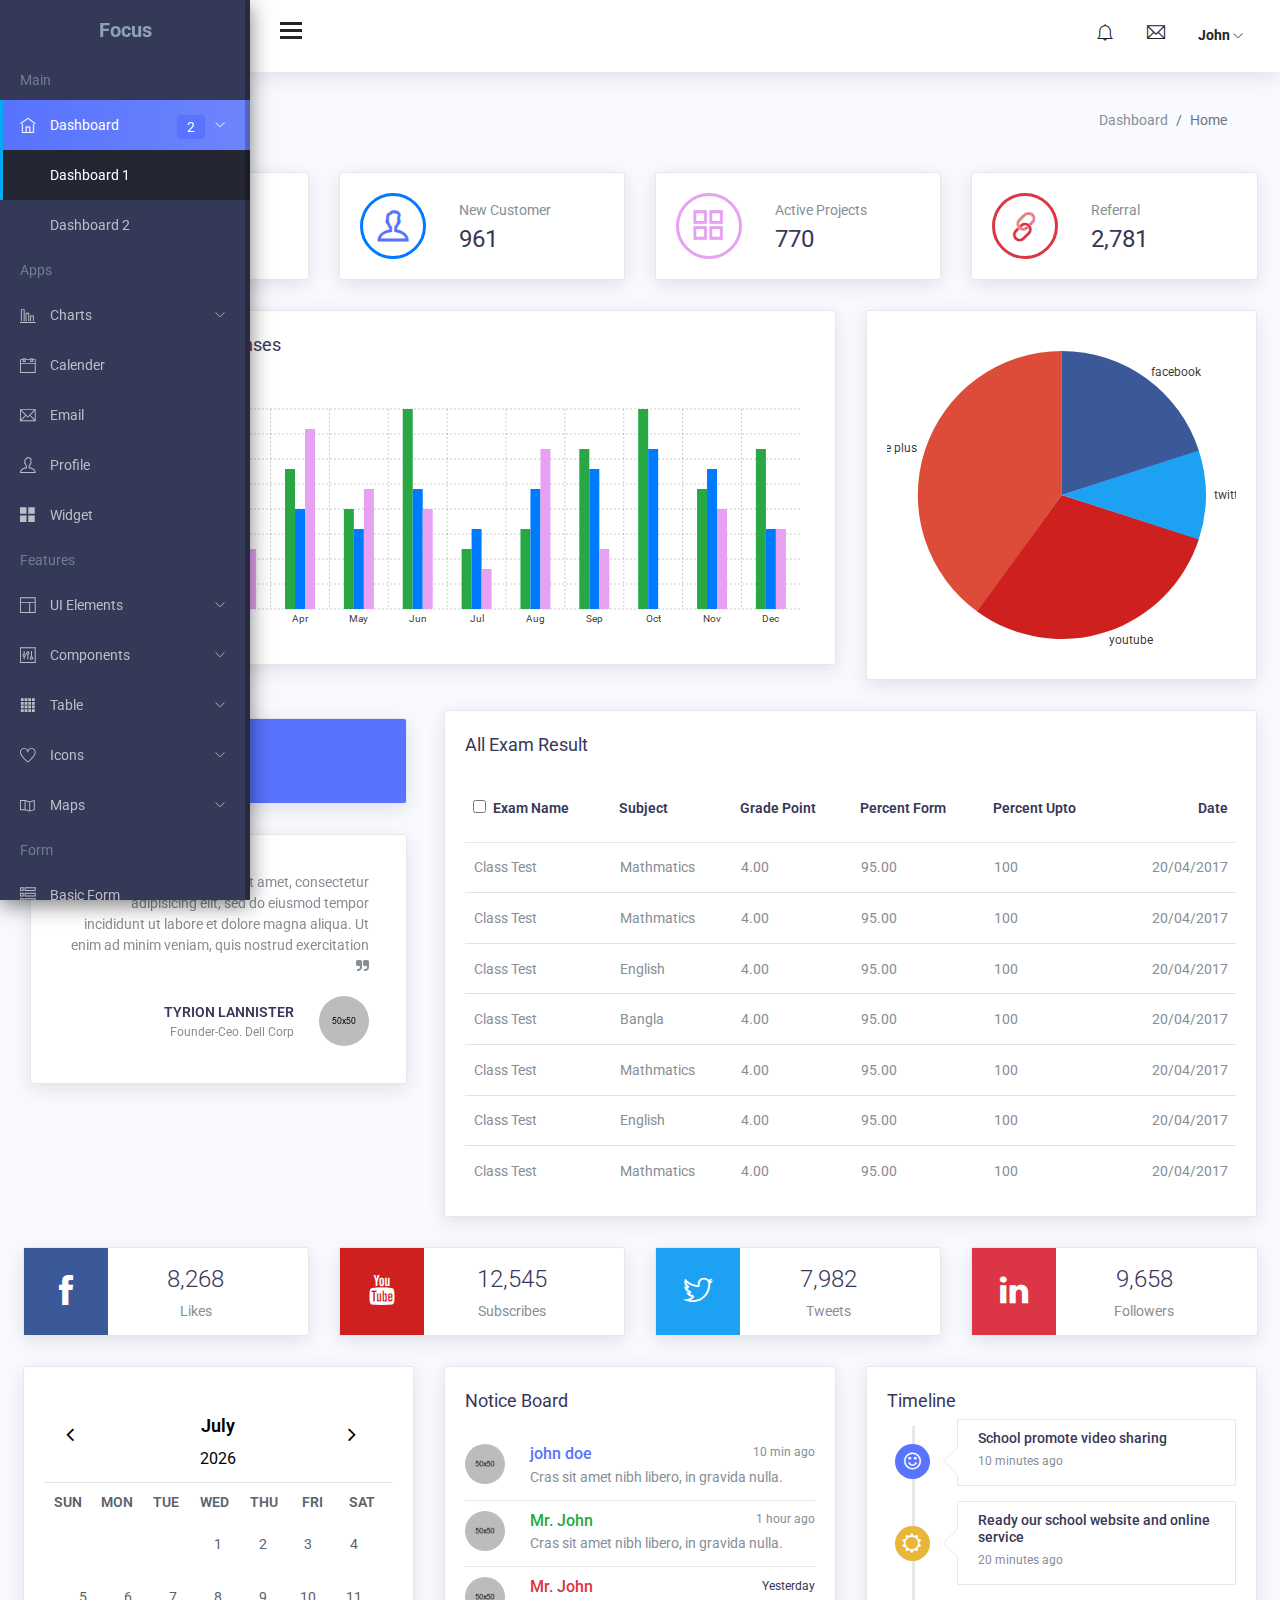
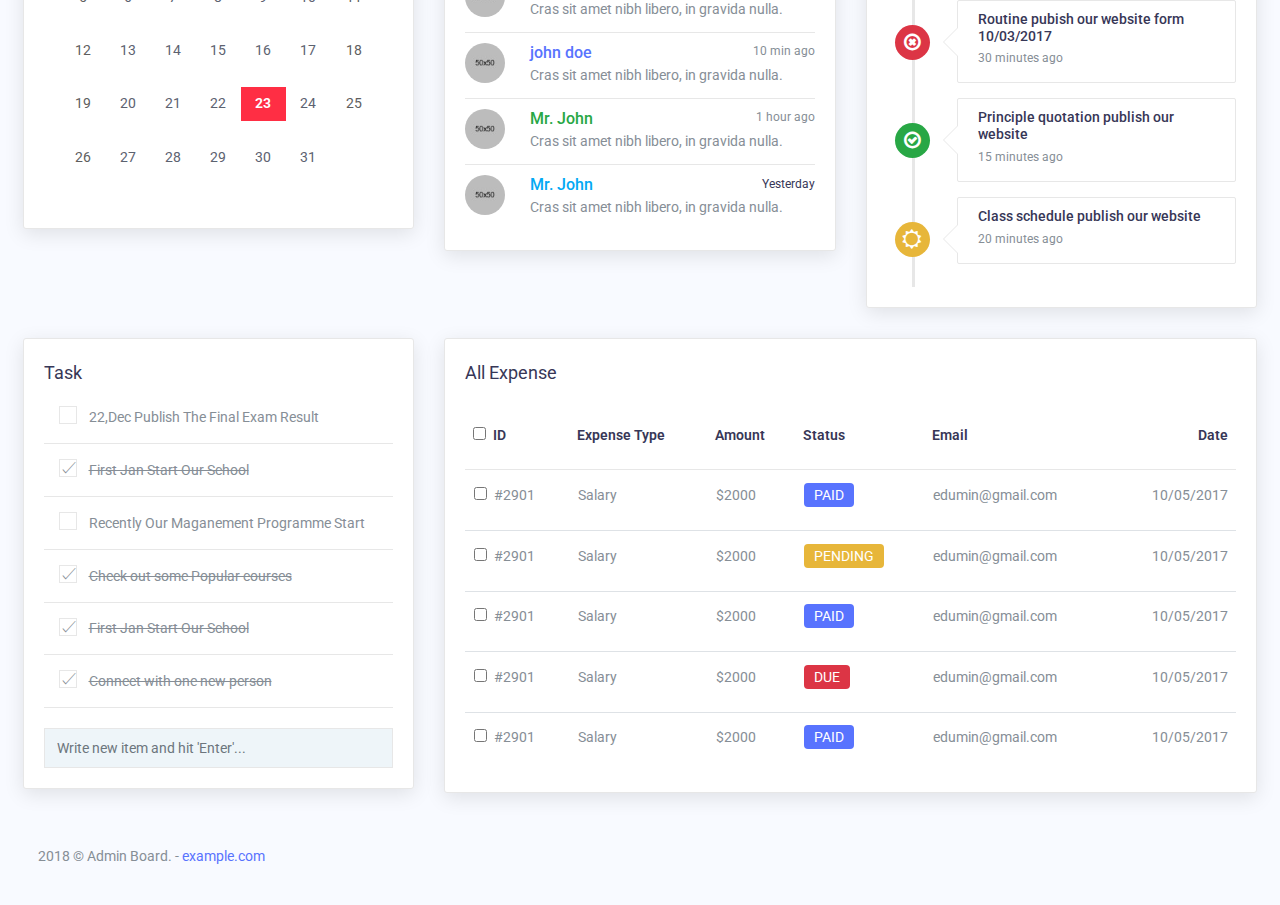
<file: index.html>
<!DOCTYPE html>
<html lang="en">

<head>
    <meta charset="utf-8">
    <meta http-equiv="X-UA-Compatible" content="IE=edge">
    <meta name="viewport" content="width=device-width, initial-scale=1">
    <title>Focus Admin: Creative Admin Dashboard</title>
    <!-- ================= Favicon ================== -->
    <!-- Standard -->
    <link rel="shortcut icon" href="http://placehold.it/64.png/000/fff">
    <!-- Retina iPad Touch Icon-->
    <link rel="apple-touch-icon" sizes="144x144" href="http://placehold.it/144.png/000/fff">
    <!-- Retina iPhone Touch Icon-->
    <link rel="apple-touch-icon" sizes="114x114" href="http://placehold.it/114.png/000/fff">
    <!-- Standard iPad Touch Icon-->
    <link rel="apple-touch-icon" sizes="72x72" href="http://placehold.it/72.png/000/fff">
    <!-- Standard iPhone Touch Icon-->
    <link rel="apple-touch-icon" sizes="57x57" href="http://placehold.it/57.png/000/fff">
    <!-- Styles -->
    <link href="assets/css/lib/calendar2/pignose.calendar.min.css" rel="stylesheet">
    <link href="assets/css/lib/chartist/chartist.min.css" rel="stylesheet">
    <link href="assets/css/lib/font-awesome.min.css" rel="stylesheet">
    <link href="assets/css/lib/themify-icons.css" rel="stylesheet">
    <link href="assets/css/lib/owl.carousel.min.css" rel="stylesheet" />
    <link href="assets/css/lib/owl.theme.default.min.css" rel="stylesheet" />
    <link href="assets/css/lib/weather-icons.css" rel="stylesheet" />
    <link href="assets/css/lib/menubar/sidebar.css" rel="stylesheet">
    <link href="assets/css/lib/bootstrap.min.css" rel="stylesheet">
    <link href="assets/css/lib/helper.css" rel="stylesheet">
    <link href="assets/css/style.css" rel="stylesheet">

    <div class="header">
        <div class="container-fluid">
            <div class="row">
                <div class="col-lg-12">
                    <div class="float-left">
                        <div class="hamburger sidebar-toggle">
                            <span class="line"></span>
                            <span class="line"></span>
                            <span class="line"></span>
                        </div>
                    </div>
                    <div class="float-right">
                        <div class="dropdown dib">
                            <div class="header-icon" data-toggle="dropdown">
                                <i class="ti-bell"></i>
                                <div class="drop-down dropdown-menu dropdown-menu-right">
                                    <div class="dropdown-content-heading">
                                        <span class="text-left">Recent Notifications</span>
                                    </div>
                                    <div class="dropdown-content-body">
                                        <ul>
                                            <li>
                                                <a href="#">
                                                    <img class="pull-left m-r-10 avatar-img"
                                                        src="assets/images/avatar/3.jpg" alt="" />
                                                    <div class="notification-content">
                                                        <small class="notification-timestamp pull-right">02:34
                                                            PM</small>
                                                        <div class="notification-heading">Mr. John</div>
                                                        <div class="notification-text">5 members joined today </div>
                                                    </div>
                                                </a>
                                            </li>
                                            <li>
                                                <a href="#">
                                                    <img class="pull-left m-r-10 avatar-img"
                                                        src="assets/images/avatar/3.jpg" alt="" />
                                                    <div class="notification-content">
                                                        <small class="notification-timestamp pull-right">02:34
                                                            PM</small>
                                                        <div class="notification-heading">Mariam</div>
                                                        <div class="notification-text">likes a photo of you</div>
                                                    </div>
                                                </a>
                                            </li>
                                            <li>
                                                <a href="#">
                                                    <img class="pull-left m-r-10 avatar-img"
                                                        src="assets/images/avatar/3.jpg" alt="" />
                                                    <div class="notification-content">
                                                        <small class="notification-timestamp pull-right">02:34
                                                            PM</small>
                                                        <div class="notification-heading">Tasnim</div>
                                                        <div class="notification-text">Hi Teddy, Just wanted to let you
                                                            ...</div>
                                                    </div>
                                                </a>
                                            </li>
                                            <li>
                                                <a href="#">
                                                    <img class="pull-left m-r-10 avatar-img"
                                                        src="assets/images/avatar/3.jpg" alt="" />
                                                    <div class="notification-content">
                                                        <small class="notification-timestamp pull-right">02:34
                                                            PM</small>
                                                        <div class="notification-heading">Mr. John</div>
                                                        <div class="notification-text">Hi Teddy, Just wanted to let you
                                                            ...</div>
                                                    </div>
                                                </a>
                                            </li>
                                            <li class="text-center">
                                                <a href="#" class="more-link">See All</a>
                                            </li>
                                        </ul>
                                    </div>
                                </div>
                            </div>
                        </div>
                        <div class="dropdown dib">
                            <div class="header-icon" data-toggle="dropdown">
                                <i class="ti-email"></i>
                                <div class="drop-down dropdown-menu dropdown-menu-right">
                                    <div class="dropdown-content-heading">
                                        <span class="text-left">2 New Messages</span>
                                        <a href="email.html">
                                            <i class="ti-pencil-alt pull-right"></i>
                                        </a>
                                    </div>
                                    <div class="dropdown-content-body">
                                        <ul>
                                            <li class="notification-unread">
                                                <a href="#">
                                                    <img class="pull-left m-r-10 avatar-img"
                                                        src="assets/images/avatar/1.jpg" alt="" />
                                                    <div class="notification-content">
                                                        <small class="notification-timestamp pull-right">02:34
                                                            PM</small>
                                                        <div class="notification-heading">Michael Qin</div>
                                                        <div class="notification-text">Hi Teddy, Just wanted to let you
                                                            ...</div>
                                                    </div>
                                                </a>
                                            </li>
                                            <li class="notification-unread">
                                                <a href="#">
                                                    <img class="pull-left m-r-10 avatar-img"
                                                        src="assets/images/avatar/2.jpg" alt="" />
                                                    <div class="notification-content">
                                                        <small class="notification-timestamp pull-right">02:34
                                                            PM</small>
                                                        <div class="notification-heading">Mr. John</div>
                                                        <div class="notification-text">Hi Teddy, Just wanted to let you
                                                            ...</div>
                                                    </div>
                                                </a>
                                            </li>
                                            <li>
                                                <a href="#">
                                                    <img class="pull-left m-r-10 avatar-img"
                                                        src="assets/images/avatar/3.jpg" alt="" />
                                                    <div class="notification-content">
                                                        <small class="notification-timestamp pull-right">02:34
                                                            PM</small>
                                                        <div class="notification-heading">Michael Qin</div>
                                                        <div class="notification-text">Hi Teddy, Just wanted to let you
                                                            ...</div>
                                                    </div>
                                                </a>
                                            </li>
                                            <li>
                                                <a href="#">
                                                    <img class="pull-left m-r-10 avatar-img"
                                                        src="assets/images/avatar/2.jpg" alt="" />
                                                    <div class="notification-content">
                                                        <small class="notification-timestamp pull-right">02:34
                                                            PM</small>
                                                        <div class="notification-heading">Mr. John</div>
                                                        <div class="notification-text">Hi Teddy, Just wanted to let you
                                                            ...</div>
                                                    </div>
                                                </a>
                                            </li>
                                            <li class="text-center">
                                                <a href="#" class="more-link">See All</a>
                                            </li>
                                        </ul>
                                    </div>
                                </div>
                            </div>
                        </div>
                        <div class="dropdown dib">
                            <div class="header-icon" data-toggle="dropdown">
                                <span class="user-avatar">John
                                    <i class="ti-angle-down f-s-10"></i>
                                </span>
                                <div class="drop-down dropdown-profile dropdown-menu dropdown-menu-right">
                                    <div class="dropdown-content-heading">
                                        <span class="text-left">Upgrade Now</span>
                                        <p class="trial-day">30 Days Trail</p>
                                    </div>
                                    <div class="dropdown-content-body">
                                        <ul>
                                            <li>
                                                <a href="#">
                                                    <i class="ti-user"></i>
                                                    <span>Profile</span>
                                                </a>
                                            </li>
    
                                            <li>
                                                <a href="#">
                                                    <i class="ti-email"></i>
                                                    <span>Inbox</span>
                                                </a>
                                            </li>
                                            <li>
                                                <a href="#">
                                                    <i class="ti-settings"></i>
                                                    <span>Setting</span>
                                                </a>
                                            </li>
    
                                            <li>
                                                <a href="#">
                                                    <i class="ti-lock"></i>
                                                    <span>Lock Screen</span>
                                                </a>
                                            </li>
                                            <li>
                                                <a href="#">
                                                    <i class="ti-power-off"></i>
                                                    <span>Logout</span>
                                                </a>
                                            </li>
                                        </ul>
                                    </div>
                                </div>
                            </div>
                        </div>
                    </div>
                </div>
            </div>
        </div>
</head>

<body>

    <div class="sidebar sidebar-hide-to-small sidebar-shrink sidebar-gestures">
        <div class="nano">
            <div class="nano-content">
                <ul>
                    <div class="logo"><a href="index.html">
                            <!-- <img src="assets/images/logo.png" alt="" /> --><span>Focus</span></a></div>
                    <li class="label">Main</li>
                    <li><a class="sidebar-sub-toggle"><i class="ti-home"></i> Dashboard <span
                                class="badge badge-primary">2</span> <span
                                class="sidebar-collapse-icon ti-angle-down"></span></a>
                        <ul>
                            <li><a href="index.html">Dashboard 1</a></li>
                            <li><a href="index1.html">Dashboard 2</a></li>
                        </ul>
                    </li>

                    <li class="label">Apps</li>
                    <li><a class="sidebar-sub-toggle"><i class="ti-bar-chart-alt"></i> Charts <span
                                class="sidebar-collapse-icon ti-angle-down"></span></a>
                        <ul>
                            <li><a href="chart-flot.html">Flot</a></li>
                            <li><a href="chart-morris.html">Morris</a></li>
                            <li><a href="chartjs.html">Chartjs</a></li>
                            <li><a href="chartist.html">Chartist</a></li>
                            <li><a href="chart-peity.html">Peity</a></li>
                            <li><a href="chart-sparkline.html">Sparkle</a></li>
                            <li><a href="chart-knob.html">Knob</a></li>
                        </ul>
                    </li>
                    <li><a href="app-event-calender.html"><i class="ti-calendar"></i> Calender </a></li>
                    <li><a href="app-email.html"><i class="ti-email"></i> Email</a></li>
                    <li><a href="app-profile.html"><i class="ti-user"></i> Profile</a></li>
                    <li><a href="app-widget-card.html"><i class="ti-layout-grid2-alt"></i> Widget</a></li>
                    <li class="label">Features</li>
                    <li><a class="sidebar-sub-toggle"><i class="ti-layout"></i> UI Elements <span
                                class="sidebar-collapse-icon ti-angle-down"></span></a>
                        <ul>
                            <li><a href="ui-typography.html">Typography</a></li>
                            <li><a href="ui-alerts.html">Alerts</a></li>

                            <li><a href="ui-button.html">Button</a></li>
                            <li><a href="ui-dropdown.html">Dropdown</a></li>

                            <li><a href="ui-list-group.html">List Group</a></li>

                            <li><a href="ui-progressbar.html">Progressbar</a></li>
                            <li><a href="ui-tab.html">Tab</a></li>

                        </ul>
                    </li>
                    <li><a class="sidebar-sub-toggle"><i class="ti-panel"></i> Components <span
                                class="sidebar-collapse-icon ti-angle-down"></span></a>
                        <ul>
                            <li><a href="uc-calendar.html">Calendar</a></li>
                            <li><a href="uc-carousel.html">Carousel</a></li>
                            <li><a href="uc-weather.html">Weather</a></li>
                            <li><a href="uc-datamap.html">Datamap</a></li>
                            <li><a href="uc-todo-list.html">To do</a></li>
                            <li><a href="uc-scrollable.html">Scrollable</a></li>
                            <li><a href="uc-sweetalert.html">Sweet Alert</a></li>
                            <li><a href="uc-toastr.html">Toastr</a></li>
                            <li><a href="uc-range-slider-basic.html">Basic Range Slider</a></li>
                            <li><a href="uc-range-slider-advance.html">Advance Range Slider</a></li>
                            <li><a href="uc-nestable.html">Nestable</a></li>

                            <li><a href="uc-rating-bar-rating.html">Bar Rating</a></li>
                            <li><a href="uc-rating-jRate.html">jRate</a></li>
                        </ul>
                    </li>
                    <li><a class="sidebar-sub-toggle"><i class="ti-layout-grid4-alt"></i> Table <span
                                class="sidebar-collapse-icon ti-angle-down"></span></a>
                        <ul>
                            <li><a href="table-basic.html">Basic</a></li>

                            <li><a href="table-export.html">Datatable Export</a></li>
                            <li><a href="table-row-select.html">Datatable Row Select</a></li>
                            <li><a href="table-jsgrid.html">Editable </a></li>
                        </ul>
                    </li>
                    <li><a class="sidebar-sub-toggle"><i class="ti-heart"></i> Icons <span
                                class="sidebar-collapse-icon ti-angle-down"></span></a>
                        <ul>
                            <li><a href="font-themify.html">Themify</a></li>
                        </ul>
                    </li>
                    <li><a class="sidebar-sub-toggle"><i class="ti-map"></i> Maps <span
                                class="sidebar-collapse-icon ti-angle-down"></span></a>
                        <ul>
                            <li><a href="gmaps.html">Basic</a></li>
                            <li><a href="vector-map.html">Vector Map</a></li>
                        </ul>
                    </li>
                    <li class="label">Form</li>
                    <li><a href="form-basic.html"><i class="ti-view-list-alt"></i> Basic Form </a></li>
                    <li class="label">Extra</li>
                    <li><a class="sidebar-sub-toggle"><i class="ti-files"></i> Invoice <span
                                class="sidebar-collapse-icon ti-angle-down"></span></a>
                        <ul>
                            <li><a href="invoice.html">Basic</a></li>
                            <li><a href="invoice-editable.html">Editable</a></li>
                        </ul>
                    </li>
                    <li><a class="sidebar-sub-toggle"><i class="ti-target"></i> Pages <span
                                class="sidebar-collapse-icon ti-angle-down"></span></a>
                        <ul>
                            <li><a href="page-login.html">Login</a></li>
                            <li><a href="page-register.html">Register</a></li>
                            <li><a href="page-reset-password.html">Forgot password</a></li>
                        </ul>
                    </li>
                    <li><a href="../documentation/index.html"><i class="ti-file"></i> Documentation</a></li>
                    <li><a><i class="ti-close"></i> Logout</a></li>
                </ul>
            </div>
        </div>
    </div>
    <!-- /# sidebar -->


    </div>


    <div class="content-wrap">
        <div class="main">
            <div class="container-fluid">
                <div class="row">
                    <div class="col-lg-8 p-r-0 title-margin-right">
                        <div class="page-header">
                            <div class="page-title">
                                <h1>Hello, <span>Welcome Here</span></h1>
                            </div>
                        </div>
                    </div>
                    <!-- /# column -->
                    <div class="col-lg-4 p-l-0 title-margin-left">
                        <div class="page-header">
                            <div class="page-title">
                                <ol class="breadcrumb">
                                    <li class="breadcrumb-item"><a href="#">Dashboard</a></li>
                                    <li class="breadcrumb-item active">Home</li>
                                </ol>
                            </div>
                        </div>
                    </div>
                    <!-- /# column -->
                </div>
                <!-- /# row -->
                <section id="main-content">
                    <div class="row">
                        <div class="col-lg-3">
                            <div class="card">
                                <div class="stat-widget-one">
                                    <div class="stat-icon dib"><i class="ti-money color-success border-success"></i>
                                    </div>
                                    <div class="stat-content dib">
                                        <div class="stat-text">Total Profit</div>
                                        <div class="stat-digit">1,012</div>
                                    </div>
                                </div>
                            </div>
                        </div>
                        <div class="col-lg-3">
                            <div class="card">
                                <div class="stat-widget-one">
                                    <div class="stat-icon dib"><i class="ti-user color-primary border-primary"></i>
                                    </div>
                                    <div class="stat-content dib">
                                        <div class="stat-text">New Customer</div>
                                        <div class="stat-digit">961</div>
                                    </div>
                                </div>
                            </div>
                        </div>
                        <div class="col-lg-3">
                            <div class="card">
                                <div class="stat-widget-one">
                                    <div class="stat-icon dib"><i class="ti-layout-grid2 color-pink border-pink"></i>
                                    </div>
                                    <div class="stat-content dib">
                                        <div class="stat-text">Active Projects</div>
                                        <div class="stat-digit">770</div>
                                    </div>
                                </div>
                            </div>
                        </div>
                        <div class="col-lg-3">
                            <div class="card">
                                <div class="stat-widget-one">
                                    <div class="stat-icon dib"><i class="ti-link color-danger border-danger"></i></div>
                                    <div class="stat-content dib">
                                        <div class="stat-text">Referral</div>
                                        <div class="stat-digit">2,781</div>
                                    </div>
                                </div>
                            </div>
                        </div>
                    </div>
                    <div class="row">
                        <div class="col-lg-8">
                            <div class="card">
                                <div class="card-title">
                                    <h4>Fee Collections and Expenses</h4>

                                </div>
                                <div class="card-body">
                                    <div class="ct-bar-chart m-t-30"></div>
                                </div>
                            </div>
                        </div>

                        <div class="col-lg-4">
                            <div class="card">

                                <div class="card-body">
                                    <div class="ct-pie-chart"></div>
                                </div>
                            </div>
                        </div>
                    </div>
                    <div class="row">
                        <div class="col-lg-4">
                            <div class="row">
                                <div class="col-lg-12">
                                    <div class="card bg-primary">
                                        <div class="weather-widget">
                                            <div id="weather-one" class="weather-one p-22"></div>
                                        </div>
                                    </div>
                                </div>
                                <div class="col-lg-12">
                                    <div class="card">
                                        <div class="testimonial-widget-one p-17">
                                            <div class="testimonial-widget-one owl-carousel owl-theme">
                                                <div class="item">
                                                    <div class="testimonial-content">
                                                        <div class="testimonial-text">
                                                            <i class="fa fa-quote-left"></i> Lorem ipsum dolor sit amet,
                                                            consectetur adipisicing elit, sed do eiusmod tempor
                                                            incididunt ut labore et dolore magna aliqua. Ut enim ad
                                                            minim veniam, quis
                                                            nostrud exercitation <i class="fa fa-quote-right"></i>
                                                        </div>
                                                        <img class="testimonial-author-img"
                                                            src="assets/images/avatar/1.jpg" alt="" />
                                                        <div class="testimonial-author">TYRION LANNISTER</div>
                                                        <div class="testimonial-author-position">Founder-Ceo. Dell Corp
                                                        </div>
                                                    </div>
                                                </div>
                                                <div class="item">
                                                    <div class="testimonial-content">
                                                        <div class="testimonial-text">
                                                            <i class="fa fa-quote-left"></i> Lorem ipsum dolor sit amet,
                                                            consectetur adipisicing elit, sed do eiusmod tempor
                                                            incididunt ut labore et dolore magna aliqua. Ut enim ad
                                                            minim veniam, quis
                                                            nostrud exercitation <i class="fa fa-quote-right"></i>
                                                        </div>
                                                        <img class="testimonial-author-img"
                                                            src="assets/images/avatar/1.jpg" alt="" />
                                                        <div class="testimonial-author">TYRION LANNISTER</div>
                                                        <div class="testimonial-author-position">Founder-Ceo. Dell Corp
                                                        </div>
                                                    </div>
                                                </div>
                                                <div class="item">
                                                    <div class="testimonial-content">
                                                        <div class="testimonial-text">
                                                            <i class="fa fa-quote-left"></i> Lorem ipsum dolor sit amet,
                                                            consectetur adipisicing elit, sed do eiusmod tempor
                                                            incididunt ut labore et dolore magna aliqua. Ut enim ad
                                                            minim veniam, quis
                                                            nostrud exercitation <i class="fa fa-quote-right"></i>
                                                        </div>
                                                        <img class="testimonial-author-img"
                                                            src="assets/images/avatar/1.jpg" alt="" />
                                                        <div class="testimonial-author">TYRION LANNISTER</div>
                                                        <div class="testimonial-author-position">Founder-Ceo. Dell Corp
                                                        </div>
                                                    </div>
                                                </div>
                                                <div class="item">
                                                    <div class="testimonial-content">
                                                        <div class="testimonial-text">
                                                            <i class="fa fa-quote-left"></i> Lorem ipsum dolor sit amet,
                                                            consectetur adipisicing elit, sed do eiusmod tempor
                                                            incididunt ut labore et dolore magna aliqua. Ut enim ad
                                                            minim veniam, quis
                                                            nostrud exercitation <i class="fa fa-quote-right"></i>
                                                        </div>
                                                        <img class="testimonial-author-img"
                                                            src="assets/images/avatar/1.jpg" alt="" />
                                                        <div class="testimonial-author">TYRION LANNISTER</div>
                                                        <div class="testimonial-author-position">Founder-Ceo. Dell Corp
                                                        </div>
                                                    </div>
                                                </div>
                                                <div class="item">
                                                    <div class="testimonial-content">
                                                        <div class="testimonial-text">
                                                            <i class="fa fa-quote-left"></i> Lorem ipsum dolor sit amet,
                                                            consectetur adipisicing elit, sed do eiusmod tempor
                                                            incididunt ut labore et dolore magna aliqua. Ut enim ad
                                                            minim veniam, quis
                                                            nostrud exercitation <i class="fa fa-quote-right"></i>
                                                        </div>
                                                        <img class="testimonial-author-img"
                                                            src="assets/images/avatar/1.jpg" alt="" />
                                                        <div class="testimonial-author">TYRION LANNISTER</div>
                                                        <div class="testimonial-author-position">Founder-Ceo. Dell Corp
                                                        </div>
                                                    </div>
                                                </div>
                                                <div class="item">
                                                    <div class="testimonial-content">
                                                        <div class="testimonial-text">
                                                            <i class="fa fa-quote-left"></i> Lorem ipsum dolor sit amet,
                                                            consectetur adipisicing elit, sed do eiusmod tempor
                                                            incididunt ut labore et dolore magna aliqua. Ut enim ad
                                                            minim veniam, quis
                                                            nostrud exercitation <i class="fa fa-quote-right"></i>
                                                        </div>
                                                        <img class="testimonial-author-img"
                                                            src="assets/images/avatar/1.jpg" alt="" />
                                                        <div class="testimonial-author">TYRION LANNISTER</div>
                                                        <div class="testimonial-author-position">Founder-Ceo. Dell Corp
                                                        </div>
                                                    </div>
                                                </div>
                                            </div>
                                        </div>
                                    </div>

                                </div>
                            </div>
                        </div>
                        <!-- /# column -->
                        <div class="col-lg-8">
                            <div class="card">
                                <div class="card-title pr">
                                    <h4>All Exam Result</h4>

                                </div>
                                <div class="card-body">
                                    <div class="table-responsive">
                                        <table class="table student-data-table m-t-20">
                                            <thead>
                                                <tr>
                                                    <th><label><input type="checkbox" value=""></label>Exam Name</th>
                                                    <th>Subject</th>
                                                    <th>Grade Point</th>
                                                    <th>Percent Form</th>
                                                    <th>Percent Upto</th>
                                                    <th>Date</th>
                                                </tr>
                                            </thead>
                                            <tbody>
                                                <tr>
                                                    <td>Class Test</td>
                                                    <td>Mathmatics</td>
                                                    <td>
                                                        4.00
                                                    </td>
                                                    <td>
                                                        95.00
                                                    </td>
                                                    <td>
                                                        100
                                                    </td>
                                                    <td>20/04/2017</td>
                                                </tr>
                                                <tr>
                                                    <td>Class Test</td>
                                                    <td>Mathmatics</td>
                                                    <td>
                                                        4.00
                                                    </td>
                                                    <td>
                                                        95.00
                                                    </td>
                                                    <td>
                                                        100
                                                    </td>
                                                    <td>20/04/2017</td>
                                                </tr>
                                                <tr>
                                                    <td>Class Test</td>
                                                    <td>English</td>
                                                    <td>
                                                        4.00
                                                    </td>
                                                    <td>
                                                        95.00
                                                    </td>
                                                    <td>
                                                        100
                                                    </td>
                                                    <td>20/04/2017</td>
                                                </tr>
                                                <tr>
                                                    <td>Class Test</td>
                                                    <td>Bangla</td>
                                                    <td>
                                                        4.00
                                                    </td>
                                                    <td>
                                                        95.00
                                                    </td>
                                                    <td>
                                                        100
                                                    </td>
                                                    <td>20/04/2017</td>
                                                </tr>
                                                <tr>
                                                    <td>Class Test</td>
                                                    <td>Mathmatics</td>
                                                    <td>
                                                        4.00
                                                    </td>
                                                    <td>
                                                        95.00
                                                    </td>
                                                    <td>
                                                        100
                                                    </td>
                                                    <td>20/04/2017</td>
                                                </tr>
                                                <tr>
                                                    <td>Class Test</td>
                                                    <td>English</td>
                                                    <td>
                                                        4.00
                                                    </td>
                                                    <td>
                                                        95.00
                                                    </td>
                                                    <td>
                                                        100
                                                    </td>
                                                    <td>20/04/2017</td>
                                                </tr>
                                                <tr>
                                                    <td>Class Test</td>
                                                    <td>Mathmatics</td>
                                                    <td>
                                                        4.00
                                                    </td>
                                                    <td>
                                                        95.00
                                                    </td>
                                                    <td>
                                                        100
                                                    </td>
                                                    <td>20/04/2017</td>
                                                </tr>
                                            </tbody>
                                        </table>
                                    </div>
                                </div>
                            </div>
                        </div>
                        <!-- /# column -->
                    </div>
                    <!-- /# row -->
                    <div class="row">
                        <div class="col-lg-3">
                            <div class="card p-0">
                                <div class="stat-widget-three home-widget-three">
                                    <div class="stat-icon bg-facebook">
                                        <i class="ti-facebook"></i>
                                    </div>
                                    <div class="stat-content">
                                        <div class="stat-digit">8,268</div>
                                        <div class="stat-text">Likes</div>
                                    </div>
                                </div>
                            </div>
                        </div>
                        <div class="col-lg-3">
                            <div class="card p-0">
                                <div class="stat-widget-three home-widget-three">
                                    <div class="stat-icon bg-youtube">
                                        <i class="ti-youtube"></i>
                                    </div>
                                    <div class="stat-content">
                                        <div class="stat-digit">12,545</div>
                                        <div class="stat-text">Subscribes</div>
                                    </div>
                                </div>
                            </div>
                        </div>
                        <div class="col-lg-3">
                            <div class="card p-0">
                                <div class="stat-widget-three home-widget-three">
                                    <div class="stat-icon bg-twitter">
                                        <i class="ti-twitter"></i>
                                    </div>
                                    <div class="stat-content">
                                        <div class="stat-digit">7,982</div>
                                        <div class="stat-text">Tweets</div>
                                    </div>
                                </div>
                            </div>
                        </div>
                        <div class="col-lg-3">
                            <div class="card p-0">
                                <div class="stat-widget-three home-widget-three">
                                    <div class="stat-icon bg-danger">
                                        <i class="ti-linkedin"></i>
                                    </div>
                                    <div class="stat-content">
                                        <div class="stat-digit">9,658</div>
                                        <div class="stat-text">Followers</div>
                                    </div>
                                </div>
                            </div>
                        </div>
                    </div>
                    <div class="row">
                        <div class="col-lg-4">
                            <div class="card">
                                <div class="card-body">
                                    <div class="year-calendar"></div>
                                </div>
                            </div>
                            <!-- /# card -->
                        </div>
                        <!-- /# column -->
                        <div class="col-lg-4">
                            <div class="card">
                                <div class="card-title">
                                    <h4>Notice Board </h4>

                                </div>
                                <div class="recent-comment m-t-15">
                                    <div class="media">
                                        <div class="media-left">
                                            <a href="#"><img class="media-object" src="assets/images/avatar/1.jpg"
                                                    alt="..."></a>
                                        </div>
                                        <div class="media-body">
                                            <h4 class="media-heading color-primary">john doe</h4>
                                            <p>Cras sit amet nibh libero, in gravida nulla.</p>
                                            <p class="comment-date">10 min ago</p>
                                        </div>
                                    </div>
                                    <div class="media">
                                        <div class="media-left">
                                            <a href="#"><img class="media-object" src="assets/images/avatar/2.jpg"
                                                    alt="..."></a>
                                        </div>
                                        <div class="media-body">
                                            <h4 class="media-heading color-success">Mr. John</h4>
                                            <p>Cras sit amet nibh libero, in gravida nulla.</p>
                                            <p class="comment-date">1 hour ago</p>
                                        </div>
                                    </div>
                                    <div class="media">
                                        <div class="media-left">
                                            <a href="#"><img class="media-object" src="assets/images/avatar/3.jpg"
                                                    alt="..."></a>
                                        </div>
                                        <div class="media-body">
                                            <h4 class="media-heading color-danger">Mr. John</h4>
                                            <p>Cras sit amet nibh libero, in gravida nulla.</p>
                                            <div class="comment-date">Yesterday</div>
                                        </div>
                                    </div>
                                    <div class="media">
                                        <div class="media-left">
                                            <a href="#"><img class="media-object" src="assets/images/avatar/1.jpg"
                                                    alt="..."></a>
                                        </div>
                                        <div class="media-body">
                                            <h4 class="media-heading color-primary">john doe</h4>
                                            <p>Cras sit amet nibh libero, in gravida nulla.</p>
                                            <p class="comment-date">10 min ago</p>
                                        </div>
                                    </div>
                                    <div class="media">
                                        <div class="media-left">
                                            <a href="#"><img class="media-object" src="assets/images/avatar/2.jpg"
                                                    alt="..."></a>
                                        </div>
                                        <div class="media-body">
                                            <h4 class="media-heading color-success">Mr. John</h4>
                                            <p>Cras sit amet nibh libero, in gravida nulla.</p>
                                            <p class="comment-date">1 hour ago</p>
                                        </div>
                                    </div>
                                    <div class="media no-border">
                                        <div class="media-left">
                                            <a href="#"><img class="media-object" src="assets/images/avatar/3.jpg"
                                                    alt="..."></a>
                                        </div>
                                        <div class="media-body">
                                            <h4 class="media-heading color-info">Mr. John</h4>
                                            <p>Cras sit amet nibh libero, in gravida nulla.</p>
                                            <div class="comment-date">Yesterday</div>
                                        </div>
                                    </div>
                                </div>
                            </div>
                            <!-- /# card -->
                        </div>
                        <!-- /# column -->
                        <div class="col-lg-4">
                            <div class="card">
                                <div class="card-title">
                                    <h4>Timeline</h4>

                                </div>
                                <div class="card-body">
                                    <ul class="timeline">
                                        <li>
                                            <div class="timeline-badge primary"><i class="fa fa-smile-o"></i></div>
                                            <div class="timeline-panel">
                                                <div class="timeline-heading">
                                                    <h5 class="timeline-title">School promote video sharing</h5>
                                                </div>
                                                <div class="timeline-body">
                                                    <p>10 minutes ago</p>
                                                </div>
                                            </div>
                                        </li>
                                        <li>
                                            <div class="timeline-badge warning"><i class="fa fa-sun-o"></i></div>
                                            <div class="timeline-panel">
                                                <div class="timeline-heading">
                                                    <h5 class="timeline-title">Ready our school website and online
                                                        service</h5>
                                                </div>
                                                <div class="timeline-body">
                                                    <p>20 minutes ago</p>
                                                </div>
                                            </div>
                                        </li>
                                        <li>
                                            <div class="timeline-badge danger"><i class="fa fa-times-circle-o"></i>
                                            </div>
                                            <div class="timeline-panel">
                                                <div class="timeline-heading">
                                                    <h5 class="timeline-title">Routine pubish our website form
                                                        10/03/2017 </h5>
                                                </div>
                                                <div class="timeline-body">
                                                    <p>30 minutes ago</p>
                                                </div>
                                            </div>
                                        </li>
                                        <li>
                                            <div class="timeline-badge success"><i class="fa fa-check-circle-o"></i>
                                            </div>
                                            <div class="timeline-panel">
                                                <div class="timeline-heading">
                                                    <h5 class="timeline-title">Principle quotation publish our website
                                                    </h5>
                                                </div>
                                                <div class="timeline-body">
                                                    <p>15 minutes ago</p>
                                                </div>
                                            </div>
                                        </li>
                                        <li>
                                            <div class="timeline-badge warning"><i class="fa fa-sun-o"></i></div>
                                            <div class="timeline-panel">
                                                <div class="timeline-heading">
                                                    <h5 class="timeline-title">Class schedule publish our website</h5>
                                                </div>
                                                <div class="timeline-body">
                                                    <p>20 minutes ago</p>
                                                </div>
                                            </div>
                                        </li>
                                    </ul>
                                </div>
                            </div>
                            <!-- /# card -->
                        </div>
                    </div>
                    <!-- /# row -->

                    <div class="row">
                        <div class="col-lg-4">
                            <div class="card">
                                <div class="card-title">
                                    <h4>Task</h4>

                                </div>
                                <div class="todo-list">
                                    <div class="tdl-holder">
                                        <div class="tdl-content">
                                            <ul>
                                                <li>
                                                    <label>
                                                        <input type="checkbox"><i></i><span>22,Dec Publish The Final
                                                            Exam Result</span>
                                                        <a href='#' class="ti-close"></a>
                                                    </label>
                                                </li>
                                                <li>
                                                    <label>
                                                        <input type="checkbox" checked><i></i><span>First Jan Start Our
                                                            School</span>
                                                        <a href='#' class="ti-close"></a>
                                                    </label>
                                                </li>
                                                <li>
                                                    <label>
                                                        <input type="checkbox"><i></i><span>Recently Our Maganement
                                                            Programme Start</span>
                                                        <a href='#' class="ti-close"></a>
                                                    </label>
                                                </li>
                                                <li>
                                                    <label>
                                                        <input type="checkbox" checked><i></i><span>Check out some
                                                            Popular courses</span>
                                                        <a href='#' class="ti-close"></a>
                                                    </label>
                                                </li>

                                                <li>
                                                    <label>
                                                        <input type="checkbox" checked><i></i><span>First Jan Start Our
                                                            School</span>
                                                        <a href='#' class="ti-close"></a>
                                                    </label>
                                                </li>
                                                <li>
                                                    <label>
                                                        <input type="checkbox" checked><i></i><span>Connect with one new
                                                            person</span>
                                                        <a href='#' class="ti-close"></a>
                                                    </label>
                                                </li>
                                            </ul>
                                        </div>
                                        <input type="text" class="tdl-new form-control"
                                            placeholder="Write new item and hit 'Enter'...">
                                    </div>
                                </div>
                            </div>
                        </div>
                        <div class="col-lg-8">
                            <div class="card">
                                <div class="card-title pr">
                                    <h4>All Expense</h4>

                                </div>
                                <div class="card-body">
                                    <div class="table-responsive">
                                        <table class="table student-data-table m-t-20">
                                            <thead>
                                                <tr>
                                                    <th><label><input type="checkbox" value=""></label>ID</th>
                                                    <th>Expense Type</th>
                                                    <th>Amount</th>
                                                    <th>Status</th>
                                                    <th>Email</th>
                                                    <th>Date</th>
                                                </tr>
                                            </thead>
                                            <tbody>
                                                <tr>
                                                    <td><label><input type="checkbox" value=""></label>#2901</td>
                                                    <td>
                                                        Salary
                                                    </td>
                                                    <td>
                                                        $2000
                                                    </td>
                                                    <td>
                                                        <span class="badge badge-primary">Paid</span>
                                                    </td>
                                                    <td>
                                                        edumin@gmail.com
                                                    </td>
                                                    <td>
                                                        10/05/2017
                                                    </td>
                                                </tr>
                                                <tr>
                                                    <td><label><input type="checkbox" value=""></label>#2901</td>
                                                    <td>
                                                        Salary
                                                    </td>
                                                    <td>
                                                        $2000
                                                    </td>
                                                    <td>
                                                        <span class="badge badge-warning">Pending</span>
                                                    </td>
                                                    <td>
                                                        edumin@gmail.com
                                                    </td>
                                                    <td>
                                                        10/05/2017
                                                    </td>
                                                </tr>
                                                <tr>
                                                    <td><label><input type="checkbox" value=""></label>#2901</td>
                                                    <td>
                                                        Salary
                                                    </td>
                                                    <td>
                                                        $2000
                                                    </td>
                                                    <td>
                                                        <span class="badge badge-primary">Paid</span>
                                                    </td>
                                                    <td>
                                                        edumin@gmail.com
                                                    </td>
                                                    <td>
                                                        10/05/2017
                                                    </td>
                                                </tr>
                                                <tr>
                                                    <td><label><input type="checkbox" value=""></label>#2901</td>
                                                    <td>
                                                        Salary
                                                    </td>
                                                    <td>
                                                        $2000
                                                    </td>
                                                    <td>
                                                        <span class="badge badge-danger">Due</span>
                                                    </td>
                                                    <td>
                                                        edumin@gmail.com
                                                    </td>
                                                    <td>
                                                        10/05/2017
                                                    </td>
                                                </tr>
                                                <tr>
                                                    <td><label><input type="checkbox" value=""></label>#2901</td>
                                                    <td>
                                                        Salary
                                                    </td>
                                                    <td>
                                                        $2000
                                                    </td>
                                                    <td>
                                                        <span class="badge badge-primary">Paid</span>
                                                    </td>
                                                    <td>
                                                        edumin@gmail.com
                                                    </td>
                                                    <td>
                                                        10/05/2017
                                                    </td>
                                                </tr>
                                            </tbody>
                                        </table>
                                    </div>
                                </div>
                            </div>
                        </div>
                        <!-- /# column -->
                    </div>


                    <div class="row">
                        <div class="col-lg-12">
                            <div class="footer">
                                <p>2018 © Admin Board. - <a href="#">example.com</a></p>
                            </div>
                        </div>
                    </div>
                </section>
            </div>
        </div>
    </div>

    <!-- jquery vendor -->
    <script src="assets/js/lib/jquery.min.js"></script>
    <script src="assets/js/lib/jquery.nanoscroller.min.js"></script>
    <!-- nano scroller -->
    <script src="assets/js/lib/menubar/sidebar.js"></script>
    <script src="assets/js/lib/preloader/pace.min.js"></script>
    <!-- sidebar -->

    <script src="assets/js/lib/bootstrap.min.js"></script>
    <script src="assets/js/scripts.js"></script>
    <!-- bootstrap -->

    <script src="assets/js/lib/calendar-2/moment.latest.min.js"></script>
    <script src="assets/js/lib/calendar-2/pignose.calendar.min.js"></script>
    <script src="assets/js/lib/calendar-2/pignose.init.js"></script>


    <script src="assets/js/lib/weather/jquery.simpleWeather.min.js"></script>
    <script src="assets/js/lib/weather/weather-init.js"></script>
    <script src="assets/js/lib/circle-progress/circle-progress.min.js"></script>
    <script src="assets/js/lib/circle-progress/circle-progress-init.js"></script>
    <script src="assets/js/lib/chartist/chartist.min.js"></script>
    <script src="assets/js/lib/sparklinechart/jquery.sparkline.min.js"></script>
    <script src="assets/js/lib/sparklinechart/sparkline.init.js"></script>
    <script src="assets/js/lib/owl-carousel/owl.carousel.min.js"></script>
    <script src="assets/js/lib/owl-carousel/owl.carousel-init.js"></script>
    <!-- scripit init-->
    <script src="assets/js/dashboard2.js"></script>
</body>

</html>
</file>
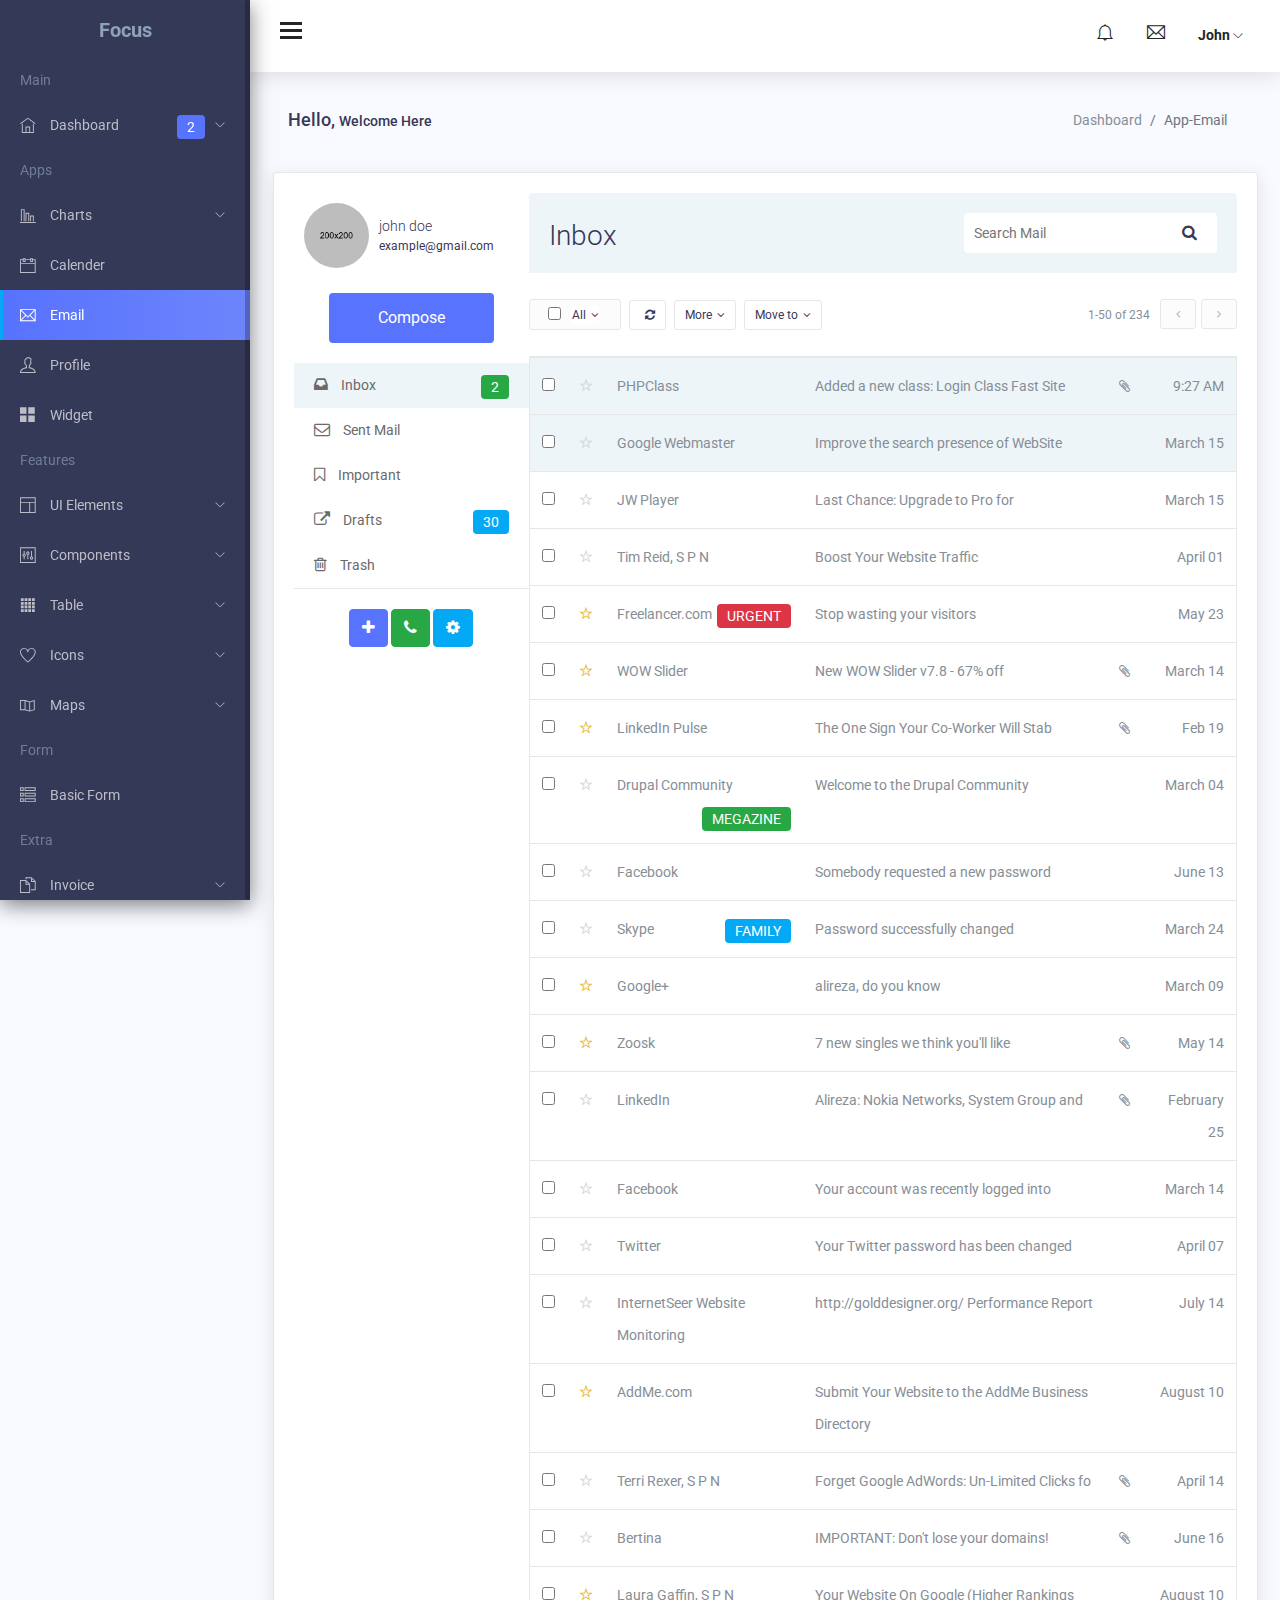
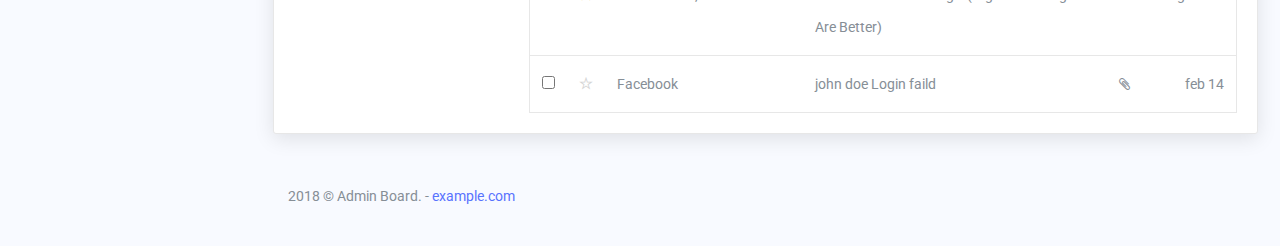
<file: app-email.html>
<!DOCTYPE html>
<html lang="en">

<head>
    <meta charset="utf-8">
    <meta http-equiv="X-UA-Compatible" content="IE=edge">
    <meta name="viewport" content="width=device-width, initial-scale=1">

    <title>Focus Admin Dashboard</title>

    <!-- ================= Favicon ================== -->
    <!-- Standard -->
    <link rel="shortcut icon" href="http://placehold.it/64.png/000/fff">
    <!-- Retina iPad Touch Icon-->
    <link rel="apple-touch-icon" sizes="144x144" href="http://placehold.it/144.png/000/fff">
    <!-- Retina iPhone Touch Icon-->
    <link rel="apple-touch-icon" sizes="114x114" href="http://placehold.it/114.png/000/fff">
    <!-- Standard iPad Touch Icon-->
    <link rel="apple-touch-icon" sizes="72x72" href="http://placehold.it/72.png/000/fff">
    <!-- Standard iPhone Touch Icon-->
    <link rel="apple-touch-icon" sizes="57x57" href="http://placehold.it/57.png/000/fff">


    <!-- Common -->
    <link href="assets/css/lib/font-awesome.min.css" rel="stylesheet">
    <link href="assets/css/lib/themify-icons.css" rel="stylesheet">
    <link href="assets/css/lib/menubar/sidebar.css" rel="stylesheet">
    <link href="assets/css/lib/bootstrap.min.css" rel="stylesheet">
    <link href="assets/css/lib/helper.css" rel="stylesheet">
    <link href="assets/css/style.css" rel="stylesheet">
</head>

<body>

    <div class="sidebar sidebar-hide-to-small sidebar-shrink sidebar-gestures">
      <div class="nano">
        <div class="nano-content">
          <div class="logo"><a href="index.html"><!-- <img src="assets/images/logo.png" alt="" /> --><span>Focus</span></a></div>
          <ul>
            <li class="label">Main</li>
            <li><a class="sidebar-sub-toggle"><i class="ti-home"></i> Dashboard <span class="badge badge-primary">2</span> <span class="sidebar-collapse-icon ti-angle-down"></span></a>
              <ul>
                <li><a href="index.html">Dashboard 1</a></li>
                <li><a href="index1.html">Dashboard 2</a></li>
                
                
                
              </ul>
            </li>

            <li class="label">Apps</li>
            <li><a class="sidebar-sub-toggle"><i class="ti-bar-chart-alt"></i>  Charts  <span class="sidebar-collapse-icon ti-angle-down"></span></a>
              <ul>
                <li><a href="chart-flot.html">Flot</a></li>
                <li><a href="chart-morris.html">Morris</a></li>
                <li><a href="chartjs.html">Chartjs</a></li>
                <li><a href="chartist.html">Chartist</a></li>
                <li><a href="chart-peity.html">Peity</a></li>
                <li><a href="chart-sparkline.html">Sparkle</a></li>
                <li><a href="chart-knob.html">Knob</a></li>
              </ul>
            </li>
            <li><a href="app-event-calender.html"><i class="ti-calendar"></i> Calender </a></li>
            <li><a href="app-email.html"><i class="ti-email"></i> Email</a></li>
            <li><a href="app-profile.html"><i class="ti-user"></i> Profile</a></li>
            <li><a href="app-widget-card.html"><i class="ti-layout-grid2-alt"></i> Widget</a></li>
            <li class="label">Features</li>
            <li><a class="sidebar-sub-toggle"><i class="ti-layout"></i> UI Elements <span class="sidebar-collapse-icon ti-angle-down"></span></a>
              <ul>
                <li><a href="ui-typography.html">Typography</a></li>
                <li><a href="ui-alerts.html">Alerts</a></li>

                <li><a href="ui-button.html">Button</a></li>
                <li><a href="ui-dropdown.html">Dropdown</a></li>

                <li><a href="ui-list-group.html">List Group</a></li>

                <li><a href="ui-progressbar.html">Progressbar</a></li>
                <li><a href="ui-tab.html">Tab</a></li>

              </ul>
            </li>
            <li><a class="sidebar-sub-toggle"><i class="ti-panel"></i> Components <span class="sidebar-collapse-icon ti-angle-down"></span></a>
              <ul>
                <li><a href="uc-calendar.html">Calendar</a></li>
                <li><a href="uc-carousel.html">Carousel</a></li>
                <li><a href="uc-weather.html">Weather</a></li>
                <li><a href="uc-datamap.html">Datamap</a></li>
                <li><a href="uc-todo-list.html">To do</a></li>
                <li><a href="uc-scrollable.html">Scrollable</a></li>
                <li><a href="uc-sweetalert.html">Sweet Alert</a></li>
                <li><a href="uc-toastr.html">Toastr</a></li>
                <li><a href="uc-range-slider-basic.html">Basic Range Slider</a></li>
                <li><a href="uc-range-slider-advance.html">Advance Range Slider</a></li>
                <li><a href="uc-nestable.html">Nestable</a></li>

                <li><a href="uc-rating-bar-rating.html">Bar Rating</a></li>
                <li><a href="uc-rating-jRate.html">jRate</a></li>
              </ul>
            </li>
            <li><a class="sidebar-sub-toggle"><i class="ti-layout-grid4-alt"></i> Table <span class="sidebar-collapse-icon ti-angle-down"></span></a>
              <ul>
                <li><a href="table-basic.html">Basic</a></li>

                <li><a href="table-export.html">Datatable Export</a></li>
                <li><a href="table-row-select.html">Datatable Row Select</a></li>
                <li><a href="table-jsgrid.html">Editable </a></li>
              </ul>
            </li>
            <li><a class="sidebar-sub-toggle"><i class="ti-heart"></i> Icons <span class="sidebar-collapse-icon ti-angle-down"></span></a>
              <ul>
                <li><a href="font-themify.html">Themify</a></li>
              </ul>
            </li>
            <li><a class="sidebar-sub-toggle"><i class="ti-map"></i> Maps <span class="sidebar-collapse-icon ti-angle-down"></span></a>
              <ul>
                <li><a href="gmaps.html">Basic</a></li>
                <li><a href="vector-map.html">Vector Map</a></li>
              </ul>
            </li>
            <li class="label">Form</li>
            <li><a href="form-basic.html"><i class="ti-view-list-alt"></i> Basic Form </a></li>
            <li class="label">Extra</li>
            <li><a class="sidebar-sub-toggle"><i class="ti-files"></i> Invoice <span class="sidebar-collapse-icon ti-angle-down"></span></a>
              <ul>
                <li><a href="invoice.html">Basic</a></li>
                <li><a href="invoice-editable.html">Editable</a></li>
              </ul>
            </li>
            <li><a class="sidebar-sub-toggle"><i class="ti-target"></i> Pages <span class="sidebar-collapse-icon ti-angle-down"></span></a>
              <ul>
                <li><a href="page-login.html">Login</a></li>
                <li><a href="page-register.html">Register</a></li>
                <li><a href="page-reset-password.html">Forgot password</a></li>
              </ul>
            </li>
            <li><a href="../documentation/index.html"><i class="ti-file"></i> Documentation</a></li>
            <li><a><i class="ti-close"></i> Logout</a></li>
          </ul>
        </div>
      </div>
    </div>
    <!-- /# sidebar -->


    <div class="header">
        <div class="container-fluid">
            <div class="row">
                <div class="col-lg-12">
                    <div class="float-left">
                        <div class="hamburger sidebar-toggle">
                            <span class="line"></span>
                            <span class="line"></span>
                            <span class="line"></span>
                        </div>
                    </div>
                    <div class="float-right">
                        <div class="dropdown dib">
                            <div class="header-icon" data-toggle="dropdown">
                                <i class="ti-bell"></i>
                                <div class="drop-down dropdown-menu dropdown-menu-right">
                                    <div class="dropdown-content-heading">
                                        <span class="text-left">Recent Notifications</span>
                                    </div>
                                    <div class="dropdown-content-body">
                                        <ul>
                                            <li>
                                                <a href="#">
                                                    <img class="pull-left m-r-10 avatar-img" src="assets/images/avatar/3.jpg" alt="" />
                                                    <div class="notification-content">
                                                        <small class="notification-timestamp pull-right">02:34 PM</small>
                                                        <div class="notification-heading">Mr. John</div>
                                                        <div class="notification-text">5 members joined today </div>
                                                    </div>
                                                </a>
                                            </li>
                                            <li>
                                                <a href="#">
                                                    <img class="pull-left m-r-10 avatar-img" src="assets/images/avatar/3.jpg" alt="" />
                                                    <div class="notification-content">
                                                        <small class="notification-timestamp pull-right">02:34 PM</small>
                                                        <div class="notification-heading">Mariam</div>
                                                        <div class="notification-text">likes a photo of you</div>
                                                    </div>
                                                </a>
                                            </li>
                                            <li>
                                                <a href="#">
                                                    <img class="pull-left m-r-10 avatar-img" src="assets/images/avatar/3.jpg" alt="" />
                                                    <div class="notification-content">
                                                        <small class="notification-timestamp pull-right">02:34 PM</small>
                                                        <div class="notification-heading">Tasnim</div>
                                                        <div class="notification-text">Hi Teddy, Just wanted to let you ...</div>
                                                    </div>
                                                </a>
                                            </li>
                                            <li>
                                                <a href="#">
                                                    <img class="pull-left m-r-10 avatar-img" src="assets/images/avatar/3.jpg" alt="" />
                                                    <div class="notification-content">
                                                        <small class="notification-timestamp pull-right">02:34 PM</small>
                                                        <div class="notification-heading">Mr. John</div>
                                                        <div class="notification-text">Hi Teddy, Just wanted to let you ...</div>
                                                    </div>
                                                </a>
                                            </li>
                                            <li class="text-center">
                                                <a href="#" class="more-link">See All</a>
                                            </li>
                                        </ul>
                                    </div>
                                </div>
                            </div>
                        </div>
                        <div class="dropdown dib">
                            <div class="header-icon" data-toggle="dropdown">
                                <i class="ti-email"></i>
                                <div class="drop-down dropdown-menu dropdown-menu-right">
                                    <div class="dropdown-content-heading">
                                        <span class="text-left">2 New Messages</span>
                                        <a href="email.html">
                                            <i class="ti-pencil-alt pull-right"></i>
                                        </a>
                                    </div>
                                    <div class="dropdown-content-body">
                                        <ul>
                                            <li class="notification-unread">
                                                <a href="#">
                                                    <img class="pull-left m-r-10 avatar-img" src="assets/images/avatar/1.jpg" alt="" />
                                                    <div class="notification-content">
                                                        <small class="notification-timestamp pull-right">02:34 PM</small>
                                                        <div class="notification-heading">Michael Qin</div>
                                                        <div class="notification-text">Hi Teddy, Just wanted to let you ...</div>
                                                    </div>
                                                </a>
                                            </li>
                                            <li class="notification-unread">
                                                <a href="#">
                                                    <img class="pull-left m-r-10 avatar-img" src="assets/images/avatar/2.jpg" alt="" />
                                                    <div class="notification-content">
                                                        <small class="notification-timestamp pull-right">02:34 PM</small>
                                                        <div class="notification-heading">Mr. John</div>
                                                        <div class="notification-text">Hi Teddy, Just wanted to let you ...</div>
                                                    </div>
                                                </a>
                                            </li>
                                            <li>
                                                <a href="#">
                                                    <img class="pull-left m-r-10 avatar-img" src="assets/images/avatar/3.jpg" alt="" />
                                                    <div class="notification-content">
                                                        <small class="notification-timestamp pull-right">02:34 PM</small>
                                                        <div class="notification-heading">Michael Qin</div>
                                                        <div class="notification-text">Hi Teddy, Just wanted to let you ...</div>
                                                    </div>
                                                </a>
                                            </li>
                                            <li>
                                                <a href="#">
                                                    <img class="pull-left m-r-10 avatar-img" src="assets/images/avatar/2.jpg" alt="" />
                                                    <div class="notification-content">
                                                        <small class="notification-timestamp pull-right">02:34 PM</small>
                                                        <div class="notification-heading">Mr. John</div>
                                                        <div class="notification-text">Hi Teddy, Just wanted to let you ...</div>
                                                    </div>
                                                </a>
                                            </li>
                                            <li class="text-center">
                                                <a href="#" class="more-link">See All</a>
                                            </li>
                                        </ul>
                                    </div>
                                </div>
                            </div>
                        </div>
                        <div class="dropdown dib">
                            <div class="header-icon" data-toggle="dropdown">
                                <span class="user-avatar">John
                                    <i class="ti-angle-down f-s-10"></i>
                                </span>
                                <div class="drop-down dropdown-profile dropdown-menu dropdown-menu-right">
                                    <div class="dropdown-content-heading">
                                        <span class="text-left">Upgrade Now</span>
                                        <p class="trial-day">30 Days Trail</p>
                                    </div>
                                    <div class="dropdown-content-body">
                                        <ul>
                                            <li>
                                                <a href="#">
                                                    <i class="ti-user"></i>
                                                    <span>Profile</span>
                                                </a>
                                            </li>

                                            <li>
                                                <a href="#">
                                                    <i class="ti-email"></i>
                                                    <span>Inbox</span>
                                                </a>
                                            </li>
                                            <li>
                                                <a href="#">
                                                    <i class="ti-settings"></i>
                                                    <span>Setting</span>
                                                </a>
                                            </li>

                                            <li>
                                                <a href="#">
                                                    <i class="ti-lock"></i>
                                                    <span>Lock Screen</span>
                                                </a>
                                            </li>
                                            <li>
                                                <a href="#">
                                                    <i class="ti-power-off"></i>
                                                    <span>Logout</span>
                                                </a>
                                            </li>
                                        </ul>
                                    </div>
                                </div>
                            </div>
                        </div>
                    </div>
                </div>
            </div>
        </div>
    </div>



    <div class="content-wrap">
      <div class="main">
        <div class="container-fluid">
          <div class="row">
            <div class="col-lg-8 p-r-0 title-margin-right">
              <div class="page-header">
                <div class="page-title">
                  <h1>Hello, <span>Welcome Here</span></h1>
                </div>
              </div>
            </div>
            <!-- /# column -->
            <div class="col-lg-4 p-l-0 title-margin-left">
              <div class="page-header">
                <div class="page-title">
                  <ol class="breadcrumb">
                    <li class="breadcrumb-item"><a href="#">Dashboard</a></li>
                    <li class="breadcrumb-item active">App-Email</li>
                  </ol>
                </div>
              </div>
            </div>
            <!-- /# column -->
          </div>
          <!-- /# row -->
          <div class="main-content">
            <div class="row">
              <div class="col-lg-12">
                <div class="card">
                  <div class="card-body">
                    <div class="compose-email">
                      <div class="mail-box">
                        <aside class="sm-side">
                          <div class="user-head">
                            <a class="inbox-avatar" href="javascript:;">
                                                        <img src="assets/images/user.jpg" alt="">
                                                    </a>
                            <div class="user-name">
                              <h5><a href="#">john doe</a></h5>
                              <span><a href="#">example@gmail.com</a></span>
                            </div>
                          </div>
                          <div class="inbox-body text-center">
                            <a href="#myModal" data-toggle="modal" title="Compose" class="btn btn-compose"> Compose</a>
                            <!-- Modal -->
                            <div aria-hidden="true" role="dialog" tabindex="-1" id="myModal" class="modal fade">
                              <div class="modal-dialog">
                                <div class="modal-content text-left">
                                  <div class="modal-header">
                                    <button aria-hidden="true" data-dismiss="modal" class="close" type="button"><i class="ti-close"></i></button>
                                    <h4 class="modal-title">Compose</h4>
                                  </div>
                                  <div class="modal-body">
                                    <form class="form-horizontal">
                                      <div class="form-group">
                                        <label class="col-lg-2 control-label">To</label>
                                        <div class="col-lg-10">
                                          <input type="text" placeholder="" id="inputEmail1" class="form-control">
                                        </div>
                                      </div>
                                      <div class="form-group">
                                        <label class="col-lg-2 control-label">Cc / Bcc</label>
                                        <div class="col-lg-10">
                                          <input type="text" placeholder="" id="cc" class="form-control">
                                        </div>
                                      </div>
                                      <div class="form-group">
                                        <label class="col-lg-2 control-label">Subject</label>
                                        <div class="col-lg-10">
                                          <input type="text" placeholder="" id="inputPassword1" class="form-control">
                                        </div>
                                      </div>
                                      <div class="form-group">
                                        <label class="col-lg-2 control-label">Message</label>
                                        <div class="col-lg-10">
                                          <textarea rows="10" cols="30" class="form-control" id="texarea1" name="texarea"></textarea>
                                        </div>
                                      </div>

                                      <div class="form-group">
                                        <div class="col-lg-offset-2 col-lg-10">
                                          <span class="btn green fileinput-button"><i class="fa fa-plus fa fa-white"></i>
																	<span>Attachment</span>
                                          <input type="file" name="files[]" multiple="">
                                          </span>
                                          <button class="btn btn-primary" type="submit">Send</button>
                                        </div>
                                      </div>
                                    </form>
                                  </div>
                                </div>
                                <!-- /.modal-content -->
                              </div>
                              <!-- /.modal-dialog -->
                            </div>
                            <!-- /.modal -->
                          </div>
                          <ul class="inbox-nav inbox-divider">
                            <li class="breadcrumb-item active">
                              <a href="#"><i class="fa fa-inbox"></i> Inbox <span class="badge badge-success pull-right m-t-12">2</span></a>
                            </li>
                            <li>
                              <a href="#"><i class="fa fa-envelope-o"></i> Sent Mail</a>
                            </li>
                            <li>
                              <a href="#"><i class="fa fa-bookmark-o"></i> Important</a>
                            </li>
                            <li>
                              <a href="#"><i class=" fa fa-external-link"></i> Drafts <span class="badge badge-info pull-right m-t-12">30</span></a>
                            </li>
                            <li>
                              <a href="#"><i class=" fa fa-trash-o"></i> Trash</a>
                            </li>
                          </ul>


                          <div class="inbox-body text-center">
                            <div class="btn-group">
                              <a class="btn mini btn-primary" href="javascript:;">
                                                            <i class="fa fa-plus"></i>
                                                        </a>
                            </div>
                            <div class="btn-group">
                              <a class="btn mini btn-success" href="javascript:;">
                                                            <i class="fa fa-phone"></i>
                                                        </a>
                            </div>
                            <div class="btn-group">
                              <a class="btn mini btn-info" href="javascript:;">
                                                            <i class="fa fa-cog"></i>
                                                        </a>
                            </div>
                          </div>

                        </aside>
                        <aside class="lg-side">
                          <div class="inbox-head">
                            <h3 class="input-text">Inbox</h3>
                            <form action="#" class="pull-right position">
                              <div class="input-append inner-append">
                                <input type="text" class="sr-input" placeholder="Search Mail">
                                <button class="btn sr-btn append-btn" type="button"><i class="fa fa-search"></i></button>
                              </div>
                            </form>
                          </div>
                          <div class="mail-option">
                            <div class="chk-all chk-group">
                              <input type="checkbox" class="mail-checkbox mail-group-checkbox" id="checkAll" />
                              <div class="btn-group">
                                <a data-toggle="dropdown" href="#" class="btn mini all m-l-10" aria-expanded="false">All<i class="fa fa-angle-down "></i></a>
                                <ul class="card-option-dropdown dropdown-menu">
                                  <li><a href="#"> None</a></li>
                                  <li><a href="#"> Read</a></li>
                                  <li><a href="#"> Unread</a></li>
                                </ul>
                              </div>
                            </div>

                            <div class="btn-group">
                              <a data-original-title="Refresh" data-placement="top" data-toggle="dropdown" href="#" class="btn mini tooltips">
                                                            <i class=" fa fa-refresh"></i>
                                                        </a>
                            </div>
                            <div class="btn-group hidden-phone">
                              <a data-toggle="dropdown" href="#" class="btn mini blue" aria-expanded="false"> More<i class="fa fa-angle-down "></i></a>

                              <ul class="card-option-dropdown dropdown-menu">
                                <li><a href="#"><i class="ti-pencil"></i> Mark as Read</a></li>
                                <li><a href="#"><i class="ti-menu-alt"></i>Spam</a></li>
                                <li><a href="#"><i class="ti-trash"></i>Delete</a></li>
                              </ul>
                            </div>
                            <div class="btn-group">
                              <a data-toggle="dropdown" href="#" class="btn mini blue">Move to<i class="fa fa-angle-down "></i></a>
                              <ul class="card-option-dropdown dropdown-menu">
                                <li><a href="#">Draft</a></li>
                                <li><a href="#">Spam</a></li>
                                <li><a href="#"> Delete</a></li>
                              </ul>
                            </div>

                            <ul class="unstyled inbox-pagination pagination-list">
                              <li><span>1-50 of 234</span></li>
                              <li>
                                <a class="np-btn" href="#"><i class="fa fa-angle-left  pagination-left"></i></a>
                              </li>
                              <li>
                                <a class="np-btn" href="#"><i class="fa fa-angle-right pagination-right"></i></a>
                              </li>
                            </ul>
                          </div>
                          <div class="table-responsive">
                            <table class="table table-inbox table-hover table-responsive">
                              <tbody>
                                <tr class="unread">
                                  <td class="inbox-small-cells">
                                    <input type="checkbox" class="mail-checkbox">
                                  </td>
                                  <td class="inbox-small-cells"><i class="ti-star"></i></td>
                                  <td class="view-message  dont-show">PHPClass</td>
                                  <td class="view-message ">Added a new class: Login Class Fast Site</td>
                                  <td class="view-message  inbox-small-cells"><i class="fa fa-paperclip"></i></td>
                                  <td class="view-message  text-right">9:27 AM</td>
                                </tr>
                                <tr class="unread">
                                  <td class="inbox-small-cells">
                                    <input type="checkbox" class="mail-checkbox">
                                  </td>
                                  <td class="inbox-small-cells"><i class="ti-star"></i></td>
                                  <td class="view-message dont-show">Google Webmaster </td>
                                  <td class="view-message">Improve the search presence of WebSite</td>
                                  <td class="view-message inbox-small-cells"></td>
                                  <td class="view-message text-right">March 15</td>
                                </tr>
                                <tr class="">
                                  <td class="inbox-small-cells">
                                    <input type="checkbox" class="mail-checkbox">
                                  </td>
                                  <td class="inbox-small-cells"><i class="ti-star"></i></td>
                                  <td class="view-message dont-show">JW Player</td>
                                  <td class="view-message">Last Chance: Upgrade to Pro for </td>
                                  <td class="view-message inbox-small-cells"></td>
                                  <td class="view-message text-right">March 15</td>
                                </tr>
                                <tr class="">
                                  <td class="inbox-small-cells">
                                    <input type="checkbox" class="mail-checkbox">
                                  </td>
                                  <td class="inbox-small-cells"><i class="ti-star"></i></td>
                                  <td class="view-message dont-show">Tim Reid, S P N</td>
                                  <td class="view-message">Boost Your Website Traffic</td>
                                  <td class="view-message inbox-small-cells"></td>
                                  <td class="view-message text-right">April 01</td>
                                </tr>
                                <tr class="">
                                  <td class="inbox-small-cells">
                                    <input type="checkbox" class="mail-checkbox">
                                  </td>
                                  <td class="inbox-small-cells"><i class="ti-star inbox-started"></i></td>
                                  <td class="view-message dont-show">Freelancer.com <span class="badge badge-danger pull-right m-t-6">urgent</span></td>
                                  <td class="view-message">Stop wasting your visitors </td>
                                  <td class="view-message inbox-small-cells"></td>
                                  <td class="view-message text-right">May 23</td>
                                </tr>
                                <tr class="">
                                  <td class="inbox-small-cells">
                                    <input type="checkbox" class="mail-checkbox">
                                  </td>
                                  <td class="inbox-small-cells"><i class="ti-star inbox-started"></i></td>
                                  <td class="view-message dont-show">WOW Slider </td>
                                  <td class="view-message">New WOW Slider v7.8 - 67% off</td>
                                  <td class="view-message inbox-small-cells"><i class="fa fa-paperclip"></i></td>
                                  <td class="view-message text-right">March 14</td>
                                </tr>
                                <tr class="">
                                  <td class="inbox-small-cells">
                                    <input type="checkbox" class="mail-checkbox">
                                  </td>
                                  <td class="inbox-small-cells"><i class="ti-star inbox-started"></i></td>
                                  <td class="view-message dont-show">LinkedIn Pulse</td>
                                  <td class="view-message">The One Sign Your Co-Worker Will Stab</td>
                                  <td class="view-message inbox-small-cells"><i class="fa fa-paperclip"></i></td>
                                  <td class="view-message text-right">Feb 19</td>
                                </tr>
                                <tr class="">
                                  <td class="inbox-small-cells">
                                    <input type="checkbox" class="mail-checkbox">
                                  </td>
                                  <td class="inbox-small-cells"><i class="ti-star"></i></td>
                                  <td class="view-message dont-show">Drupal Community<span class="badge badge-success pull-right m-t-6">megazine</span></td>
                                  <td class="view-message view-message">Welcome to the Drupal Community</td>
                                  <td class="view-message inbox-small-cells"></td>
                                  <td class="view-message text-right">March 04</td>
                                </tr>
                                <tr class="">
                                  <td class="inbox-small-cells">
                                    <input type="checkbox" class="mail-checkbox">
                                  </td>
                                  <td class="inbox-small-cells"><i class="ti-star"></i></td>
                                  <td class="view-message dont-show">Facebook</td>
                                  <td class="view-message view-message">Somebody requested a new password </td>
                                  <td class="view-message inbox-small-cells"></td>
                                  <td class="view-message text-right">June 13</td>
                                </tr>
                                <tr class="">
                                  <td class="inbox-small-cells">
                                    <input type="checkbox" class="mail-checkbox">
                                  </td>
                                  <td class="inbox-small-cells"><i class="ti-star"></i></td>
                                  <td class="view-message dont-show">Skype <span class="badge badge-info pull-right m-t-6">family</span></td>
                                  <td class="view-message view-message">Password successfully changed</td>
                                  <td class="view-message inbox-small-cells"></td>
                                  <td class="view-message text-right">March 24</td>
                                </tr>
                                <tr class="">
                                  <td class="inbox-small-cells">
                                    <input type="checkbox" class="mail-checkbox">
                                  </td>
                                  <td class="inbox-small-cells"><i class="ti-star inbox-started"></i></td>
                                  <td class="view-message dont-show">Google+</td>
                                  <td class="view-message">alireza, do you know</td>
                                  <td class="view-message inbox-small-cells"></td>
                                  <td class="view-message text-right">March 09</td>
                                </tr>
                                <tr class="">
                                  <td class="inbox-small-cells">
                                    <input type="checkbox" class="mail-checkbox">
                                  </td>
                                  <td class="inbox-small-cells"><i class="ti-star inbox-started"></i></td>
                                  <td class="dont-show">Zoosk </td>
                                  <td class="view-message">7 new singles we think you'll like</td>
                                  <td class="view-message inbox-small-cells"><i class="fa fa-paperclip"></i></td>
                                  <td class="view-message text-right">May 14</td>
                                </tr>
                                <tr class="">
                                  <td class="inbox-small-cells">
                                    <input type="checkbox" class="mail-checkbox">
                                  </td>
                                  <td class="inbox-small-cells"><i class="ti-star"></i></td>
                                  <td class="view-message dont-show">LinkedIn </td>
                                  <td class="view-message">Alireza: Nokia Networks, System Group and </td>
                                  <td class="view-message inbox-small-cells"><i class="fa fa-paperclip"></i></td>
                                  <td class="view-message text-right">February 25</td>
                                </tr>
                                <tr class="">
                                  <td class="inbox-small-cells">
                                    <input type="checkbox" class="mail-checkbox">
                                  </td>
                                  <td class="inbox-small-cells"><i class="ti-star"></i></td>
                                  <td class="dont-show">Facebook</td>
                                  <td class="view-message view-message">Your account was recently logged into</td>
                                  <td class="view-message inbox-small-cells"></td>
                                  <td class="view-message text-right">March 14</td>
                                </tr>
                                <tr class="">
                                  <td class="inbox-small-cells">
                                    <input type="checkbox" class="mail-checkbox">
                                  </td>
                                  <td class="inbox-small-cells"><i class="ti-star"></i></td>
                                  <td class="view-message dont-show">Twitter</td>
                                  <td class="view-message">Your Twitter password has been changed</td>
                                  <td class="view-message inbox-small-cells"></td>
                                  <td class="view-message text-right">April 07</td>
                                </tr>
                                <tr class="">
                                  <td class="inbox-small-cells">
                                    <input type="checkbox" class="mail-checkbox">
                                  </td>
                                  <td class="inbox-small-cells"><i class="ti-star"></i></td>
                                  <td class="view-message dont-show">InternetSeer Website Monitoring</td>
                                  <td class="view-message">http://golddesigner.org/ Performance Report</td>
                                  <td class="view-message inbox-small-cells"></td>
                                  <td class="view-message text-right">July 14</td>
                                </tr>
                                <tr class="">
                                  <td class="inbox-small-cells">
                                    <input type="checkbox" class="mail-checkbox">
                                  </td>
                                  <td class="inbox-small-cells"><i class="ti-star inbox-started"></i></td>
                                  <td class="view-message dont-show">AddMe.com</td>
                                  <td class="view-message">Submit Your Website to the AddMe Business Directory</td>
                                  <td class="view-message inbox-small-cells"></td>
                                  <td class="view-message text-right">August 10</td>
                                </tr>
                                <tr class="">
                                  <td class="inbox-small-cells">
                                    <input type="checkbox" class="mail-checkbox">
                                  </td>
                                  <td class="inbox-small-cells"><i class="ti-star"></i></td>
                                  <td class="view-message dont-show">Terri Rexer, S P N</td>
                                  <td class="view-message view-message">Forget Google AdWords: Un-Limited Clicks fo</td>
                                  <td class="view-message inbox-small-cells"><i class="fa fa-paperclip"></i></td>
                                  <td class="view-message text-right">April 14</td>
                                </tr>
                                <tr class="">
                                  <td class="inbox-small-cells">
                                    <input type="checkbox" class="mail-checkbox">
                                  </td>
                                  <td class="inbox-small-cells"><i class="ti-star"></i></td>
                                  <td class="view-message dont-show">Bertina </td>
                                  <td class="view-message">IMPORTANT: Don't lose your domains!</td>
                                  <td class="view-message inbox-small-cells"><i class="fa fa-paperclip"></i></td>
                                  <td class="view-message text-right">June 16</td>
                                </tr>
                                <tr class="">
                                  <td class="inbox-small-cells">
                                    <input type="checkbox" class="mail-checkbox">
                                  </td>
                                  <td class="inbox-small-cells"><i class="ti-star inbox-started"></i></td>
                                  <td class="view-message dont-show">Laura Gaffin, S P N </td>
                                  <td class="view-message">Your Website On Google (Higher Rankings Are Better)</td>
                                  <td class="view-message inbox-small-cells"></td>
                                  <td class="view-message text-right">August 10</td>
                                </tr>
                                <tr class="">
                                  <td class="inbox-small-cells">
                                    <input type="checkbox" class="mail-checkbox">
                                  </td>
                                  <td class="inbox-small-cells"><i class="ti-star"></i></td>
                                  <td class="view-message dont-show">Facebook</td>
                                  <td class="view-message view-message">john doe Login faild</td>
                                  <td class="view-message inbox-small-cells"><i class="fa fa-paperclip"></i></td>
                                  <td class="view-message text-right">feb 14</td>
                                </tr>
                              </tbody>
                            </table>
                          </div>

                        </aside>
                      </div>
                    </div>
                  </div>
                </div>
              </div>
            </div>
            <div class="row">
              <div class="col-lg-12">
                <div class="footer">
                  <p>2018 © Admin Board. - <a href="#">example.com</a></p>
                </div>
              </div>
            </div>
          </div>
        </div>
      </div>
    </div>



    



    <!-- Common -->
    <script src="assets/js/lib/jquery.min.js"></script>
    <script src="assets/js/lib/jquery.nanoscroller.min.js"></script>
    <script src="assets/js/lib/menubar/sidebar.js"></script>
    <script src="assets/js/lib/preloader/pace.min.js"></script>
    <script src="assets/js/lib/bootstrap.min.js"></script>
    <script src="assets/js/scripts.js"></script>

</body>

</html>
</file>
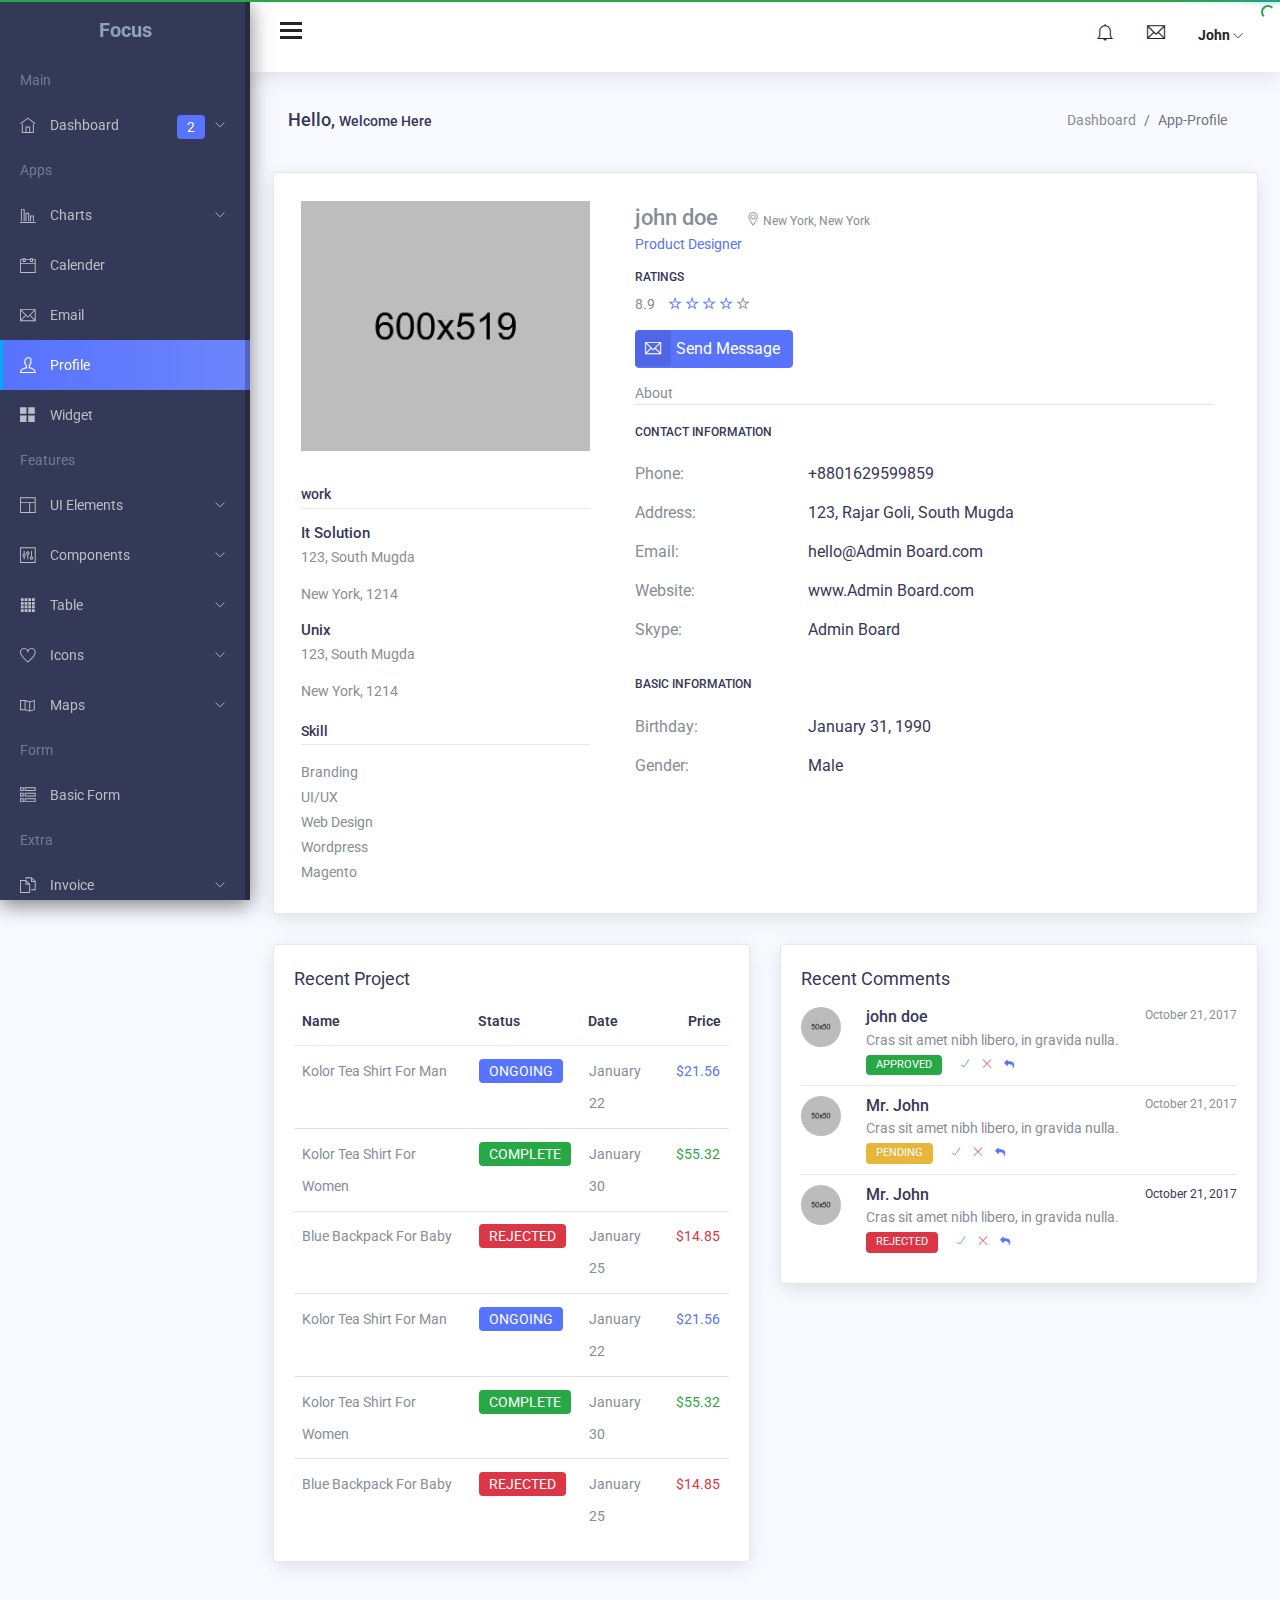
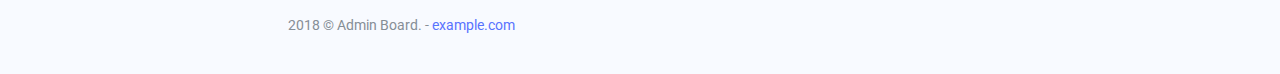
<file: app-profile.html>
<!DOCTYPE html>
<html lang="en">

<head>
    <meta charset="utf-8">
    <meta http-equiv="X-UA-Compatible" content="IE=edge">
    <meta name="viewport" content="width=device-width, initial-scale=1">

    <title>Focus Admin Dashboard</title>

    <!-- ================= Favicon ================== -->
    <!-- Standard -->
    <link rel="shortcut icon" href="http://placehold.it/64.png/000/fff">
    <!-- Retina iPad Touch Icon-->
    <link rel="apple-touch-icon" sizes="144x144" href="http://placehold.it/144.png/000/fff">
    <!-- Retina iPhone Touch Icon-->
    <link rel="apple-touch-icon" sizes="114x114" href="http://placehold.it/114.png/000/fff">
    <!-- Standard iPad Touch Icon-->
    <link rel="apple-touch-icon" sizes="72x72" href="http://placehold.it/72.png/000/fff">
    <!-- Standard iPhone Touch Icon-->
    <link rel="apple-touch-icon" sizes="57x57" href="http://placehold.it/57.png/000/fff">   

    <!-- Common -->
    <link href="assets/css/lib/font-awesome.min.css" rel="stylesheet">
    <link href="assets/css/lib/themify-icons.css" rel="stylesheet">
    <link href="assets/css/lib/menubar/sidebar.css" rel="stylesheet">
    <link href="assets/css/lib/bootstrap.min.css" rel="stylesheet">
    <link href="assets/css/lib/helper.css" rel="stylesheet">
    <link href="assets/css/style.css" rel="stylesheet">
</head>

<body>
  <div class="sidebar sidebar-hide-to-small sidebar-shrink sidebar-gestures">
    <div class="nano">
      <div class="nano-content">
        <div class="logo">
          <a href="index.html">
            <!-- <img src="assets/images/logo.png" alt="" /> -->
            <span>Focus</span>
          </a>
        </div>
        <ul>
          <li class="label">Main</li>
          <li>
            <a class="sidebar-sub-toggle">
              <i class="ti-home"></i> Dashboard
              <span class="badge badge-primary">2</span>
              <span class="sidebar-collapse-icon ti-angle-down"></span>
            </a>
            <ul>
              <li>
                <a href="index.html">Dashboard 1</a>
              </li>
              <li>
                <a href="index1.html">Dashboard 2</a>
              </li>



            </ul>
          </li>

          <li class="label">Apps</li>
          <li>
            <a class="sidebar-sub-toggle">
              <i class="ti-bar-chart-alt"></i> Charts
              <span class="sidebar-collapse-icon ti-angle-down"></span>
            </a>
            <ul>
              <li>
                <a href="chart-flot.html">Flot</a>
              </li>
              <li>
                <a href="chart-morris.html">Morris</a>
              </li>
              <li>
                <a href="chartjs.html">Chartjs</a>
              </li>
              <li>
                <a href="chartist.html">Chartist</a>
              </li>
              <li>
                <a href="chart-peity.html">Peity</a>
              </li>
              <li>
                <a href="chart-sparkline.html">Sparkle</a>
              </li>
              <li>
                <a href="chart-knob.html">Knob</a>
              </li>
            </ul>
          </li>
          <li>
            <a href="app-event-calender.html">
              <i class="ti-calendar"></i> Calender </a>
          </li>
          <li>
            <a href="app-email.html">
              <i class="ti-email"></i> Email</a>
          </li>
          <li>
            <a href="app-profile.html">
              <i class="ti-user"></i> Profile</a>
          </li>
          <li>
            <a href="app-widget-card.html">
              <i class="ti-layout-grid2-alt"></i> Widget</a>
          </li>
          <li class="label">Features</li>
          <li>
            <a class="sidebar-sub-toggle">
              <i class="ti-layout"></i> UI Elements
              <span class="sidebar-collapse-icon ti-angle-down"></span>
            </a>
            <ul>
              <li>
                <a href="ui-typography.html">Typography</a>
              </li>
              <li>
                <a href="ui-alerts.html">Alerts</a>
              </li>

              <li>
                <a href="ui-button.html">Button</a>
              </li>
              <li>
                <a href="ui-dropdown.html">Dropdown</a>
              </li>

              <li>
                <a href="ui-list-group.html">List Group</a>
              </li>

              <li>
                <a href="ui-progressbar.html">Progressbar</a>
              </li>
              <li>
                <a href="ui-tab.html">Tab</a>
              </li>

            </ul>
          </li>
          <li>
            <a class="sidebar-sub-toggle">
              <i class="ti-panel"></i> Components
              <span class="sidebar-collapse-icon ti-angle-down"></span>
            </a>
            <ul>
              <li>
                <a href="uc-calendar.html">Calendar</a>
              </li>
              <li>
                <a href="uc-carousel.html">Carousel</a>
              </li>
              <li>
                <a href="uc-weather.html">Weather</a>
              </li>
              <li>
                <a href="uc-datamap.html">Datamap</a>
              </li>
              <li>
                <a href="uc-todo-list.html">To do</a>
              </li>
              <li>
                <a href="uc-scrollable.html">Scrollable</a>
              </li>
              <li>
                <a href="uc-sweetalert.html">Sweet Alert</a>
              </li>
              <li>
                <a href="uc-toastr.html">Toastr</a>
              </li>
              <li>
                <a href="uc-range-slider-basic.html">Basic Range Slider</a>
              </li>
              <li>
                <a href="uc-range-slider-advance.html">Advance Range Slider</a>
              </li>
              <li>
                <a href="uc-nestable.html">Nestable</a>
              </li>

              <li>
                <a href="uc-rating-bar-rating.html">Bar Rating</a>
              </li>
              <li>
                <a href="uc-rating-jRate.html">jRate</a>
              </li>
            </ul>
          </li>
          <li>
            <a class="sidebar-sub-toggle">
              <i class="ti-layout-grid4-alt"></i> Table
              <span class="sidebar-collapse-icon ti-angle-down"></span>
            </a>
            <ul>
              <li>
                <a href="table-basic.html">Basic</a>
              </li>

              <li>
                <a href="table-export.html">Datatable Export</a>
              </li>
              <li>
                <a href="table-row-select.html">Datatable Row Select</a>
              </li>
              <li>
                <a href="table-jsgrid.html">Editable </a>
              </li>
            </ul>
          </li>
          <li>
            <a class="sidebar-sub-toggle">
              <i class="ti-heart"></i> Icons
              <span class="sidebar-collapse-icon ti-angle-down"></span>
            </a>
            <ul>
              <li>
                <a href="font-themify.html">Themify</a>
              </li>
            </ul>
          </li>
          <li>
            <a class="sidebar-sub-toggle">
              <i class="ti-map"></i> Maps
              <span class="sidebar-collapse-icon ti-angle-down"></span>
            </a>
            <ul>
              <li>
                <a href="gmaps.html">Basic</a>
              </li>
              <li>
                <a href="vector-map.html">Vector Map</a>
              </li>
            </ul>
          </li>
          <li class="label">Form</li>
          <li>
            <a href="form-basic.html">
              <i class="ti-view-list-alt"></i> Basic Form </a>
          </li>
          <li class="label">Extra</li>
          <li>
            <a class="sidebar-sub-toggle">
              <i class="ti-files"></i> Invoice
              <span class="sidebar-collapse-icon ti-angle-down"></span>
            </a>
            <ul>
              <li>
                <a href="invoice.html">Basic</a>
              </li>
              <li>
                <a href="invoice-editable.html">Editable</a>
              </li>
            </ul>
          </li>
          <li>
            <a class="sidebar-sub-toggle">
              <i class="ti-target"></i> Pages
              <span class="sidebar-collapse-icon ti-angle-down"></span>
            </a>
            <ul>
              <li>
                <a href="page-login.html">Login</a>
              </li>
              <li>
                <a href="page-register.html">Register</a>
              </li>
              <li>
                <a href="page-reset-password.html">Forgot password</a>
              </li>
            </ul>
          </li>
          <li>
            <a href="../documentation/index.html">
              <i class="ti-file"></i> Documentation</a>
          </li>
          <li>
            <a>
              <i class="ti-close"></i> Logout</a>
          </li>
        </ul>
      </div>
    </div>
  </div>
  <!-- /# sidebar -->


  <div class="header">
    <div class="container-fluid">
      <div class="row">
        <div class="col-lg-12">
          <div class="float-left">
            <div class="hamburger sidebar-toggle">
              <span class="line"></span>
              <span class="line"></span>
              <span class="line"></span>
            </div>
          </div>
          <div class="float-right">
            <div class="dropdown dib">
              <div class="header-icon" data-toggle="dropdown">
                <i class="ti-bell"></i>
                <div class="drop-down dropdown-menu dropdown-menu-right">
                  <div class="dropdown-content-heading">
                    <span class="text-left">Recent Notifications</span>
                  </div>
                  <div class="dropdown-content-body">
                    <ul>
                      <li>
                        <a href="#">
                          <img class="pull-left m-r-10 avatar-img" src="assets/images/avatar/3.jpg" alt="" />
                          <div class="notification-content">
                            <small class="notification-timestamp pull-right">02:34 PM</small>
                            <div class="notification-heading">Mr. John</div>
                            <div class="notification-text">5 members joined today </div>
                          </div>
                        </a>
                      </li>
                      <li>
                        <a href="#">
                          <img class="pull-left m-r-10 avatar-img" src="assets/images/avatar/3.jpg" alt="" />
                          <div class="notification-content">
                            <small class="notification-timestamp pull-right">02:34 PM</small>
                            <div class="notification-heading">Mariam</div>
                            <div class="notification-text">likes a photo of you</div>
                          </div>
                        </a>
                      </li>
                      <li>
                        <a href="#">
                          <img class="pull-left m-r-10 avatar-img" src="assets/images/avatar/3.jpg" alt="" />
                          <div class="notification-content">
                            <small class="notification-timestamp pull-right">02:34 PM</small>
                            <div class="notification-heading">Tasnim</div>
                            <div class="notification-text">Hi Teddy, Just wanted to let you ...</div>
                          </div>
                        </a>
                      </li>
                      <li>
                        <a href="#">
                          <img class="pull-left m-r-10 avatar-img" src="assets/images/avatar/3.jpg" alt="" />
                          <div class="notification-content">
                            <small class="notification-timestamp pull-right">02:34 PM</small>
                            <div class="notification-heading">Mr. John</div>
                            <div class="notification-text">Hi Teddy, Just wanted to let you ...</div>
                          </div>
                        </a>
                      </li>
                      <li class="text-center">
                        <a href="#" class="more-link">See All</a>
                      </li>
                    </ul>
                  </div>
                </div>
              </div>
            </div>
            <div class="dropdown dib">
              <div class="header-icon" data-toggle="dropdown">
                <i class="ti-email"></i>
                <div class="drop-down dropdown-menu dropdown-menu-right">
                  <div class="dropdown-content-heading">
                    <span class="text-left">2 New Messages</span>
                    <a href="email.html">
                      <i class="ti-pencil-alt pull-right"></i>
                    </a>
                  </div>
                  <div class="dropdown-content-body">
                    <ul>
                      <li class="notification-unread">
                        <a href="#">
                          <img class="pull-left m-r-10 avatar-img" src="assets/images/avatar/1.jpg" alt="" />
                          <div class="notification-content">
                            <small class="notification-timestamp pull-right">02:34 PM</small>
                            <div class="notification-heading">Michael Qin</div>
                            <div class="notification-text">Hi Teddy, Just wanted to let you ...</div>
                          </div>
                        </a>
                      </li>
                      <li class="notification-unread">
                        <a href="#">
                          <img class="pull-left m-r-10 avatar-img" src="assets/images/avatar/2.jpg" alt="" />
                          <div class="notification-content">
                            <small class="notification-timestamp pull-right">02:34 PM</small>
                            <div class="notification-heading">Mr. John</div>
                            <div class="notification-text">Hi Teddy, Just wanted to let you ...</div>
                          </div>
                        </a>
                      </li>
                      <li>
                        <a href="#">
                          <img class="pull-left m-r-10 avatar-img" src="assets/images/avatar/3.jpg" alt="" />
                          <div class="notification-content">
                            <small class="notification-timestamp pull-right">02:34 PM</small>
                            <div class="notification-heading">Michael Qin</div>
                            <div class="notification-text">Hi Teddy, Just wanted to let you ...</div>
                          </div>
                        </a>
                      </li>
                      <li>
                        <a href="#">
                          <img class="pull-left m-r-10 avatar-img" src="assets/images/avatar/2.jpg" alt="" />
                          <div class="notification-content">
                            <small class="notification-timestamp pull-right">02:34 PM</small>
                            <div class="notification-heading">Mr. John</div>
                            <div class="notification-text">Hi Teddy, Just wanted to let you ...</div>
                          </div>
                        </a>
                      </li>
                      <li class="text-center">
                        <a href="#" class="more-link">See All</a>
                      </li>
                    </ul>
                  </div>
                </div>
              </div>
            </div>
            <div class="dropdown dib">
              <div class="header-icon" data-toggle="dropdown">
                <span class="user-avatar">John
                  <i class="ti-angle-down f-s-10"></i>
                </span>
                <div class="drop-down dropdown-profile dropdown-menu dropdown-menu-right">
                  <div class="dropdown-content-heading">
                    <span class="text-left">Upgrade Now</span>
                    <p class="trial-day">30 Days Trail</p>
                  </div>
                  <div class="dropdown-content-body">
                    <ul>
                      <li>
                        <a href="#">
                          <i class="ti-user"></i>
                          <span>Profile</span>
                        </a>
                      </li>

                      <li>
                        <a href="#">
                          <i class="ti-email"></i>
                          <span>Inbox</span>
                        </a>
                      </li>
                      <li>
                        <a href="#">
                          <i class="ti-settings"></i>
                          <span>Setting</span>
                        </a>
                      </li>

                      <li>
                        <a href="#">
                          <i class="ti-lock"></i>
                          <span>Lock Screen</span>
                        </a>
                      </li>
                      <li>
                        <a href="#">
                          <i class="ti-power-off"></i>
                          <span>Logout</span>
                        </a>
                      </li>
                    </ul>
                  </div>
                </div>
              </div>
            </div>
          </div>
        </div>
      </div>
    </div>
  </div>



  <div class="content-wrap">
    <div class="main">
      <div class="container-fluid">
        <div class="row">
          <div class="col-lg-8 p-r-0 title-margin-right">
            <div class="page-header">
              <div class="page-title">
                <h1>Hello,
                  <span>Welcome Here</span>
                </h1>
              </div>
            </div>
          </div>
          <!-- /# column -->
          <div class="col-lg-4 p-l-0 title-margin-left">
            <div class="page-header">
              <div class="page-title">
                <ol class="breadcrumb">
                  <li class="breadcrumb-item">
                    <a href="#">Dashboard</a>
                  </li>
                  <li class="breadcrumb-item active">App-Profile</li>
                </ol>
              </div>
            </div>
          </div>
          <!-- /# column -->
        </div>
        <!-- /# row -->
        <section id="main-content">
          <div class="row">
            <div class="col-lg-12">
              <div class="card">
                <div class="card-body">
                  <div class="user-profile">
                    <div class="row">
                      <div class="col-lg-4">
                        <div class="user-photo m-b-30">
                          <img class="img-fluid" src="assets/images/user-profile.jpg" alt="" />
                        </div>
                        <div class="user-work">
                          <h4>work</h4>
                          <div class="work-content">
                            <h3>It Solution </h3>
                            <p>123, South Mugda</p>
                            <p>New York, 1214</p>
                          </div>
                          <div class="work-content">
                            <h3>Unix</h3>
                            <p>123, South Mugda</p>
                            <p>New York, 1214</p>
                          </div>
                        </div>
                        <div class="user-skill">
                          <h4>Skill</h4>
                          <ul>
                            <li>
                              <a href="#">Branding</a>
                            </li>
                            <li>
                              <a href="#">UI/UX</a>
                            </li>
                            <li>
                              <a href="#">Web Design</a>
                            </li>
                            <li>
                              <a href="#">Wordpress</a>
                            </li>
                            <li>
                              <a href="#">Magento</a>
                            </li>
                          </ul>
                        </div>
                      </div>
                      <div class="col-lg-8">
                        <div class="user-profile-name">john doe</div>
                        <div class="user-Location">
                          <i class="ti-location-pin"></i> New York, New York</div>
                        <div class="user-job-title">Product Designer</div>
                        <div class="ratings">
                          <h4>Ratings</h4>
                          <div class="rating-star">
                            <span>8.9</span>
                            <i class="ti-star color-primary"></i>
                            <i class="ti-star color-primary"></i>
                            <i class="ti-star color-primary"></i>
                            <i class="ti-star color-primary"></i>
                            <i class="ti-star"></i>
                          </div>
                        </div>
                        <div class="user-send-message">
                          <button class="btn btn-primary btn-addon" type="button">
                            <i class="ti-email"></i>Send Message</button>
                        </div>
                        <div class="custom-tab user-profile-tab">
                          <ul class="nav nav-tabs" role="tablist">
                            <li role="presentation" class="active">
                              <a href="#1" aria-controls="1" role="tab" data-toggle="tab">About</a>
                            </li>
                          </ul>
                          <div class="tab-content">
                            <div role="tabpanel" class="tab-pane active" id="1">
                              <div class="contact-information">
                                <h4>Contact information</h4>
                                <div class="phone-content">
                                  <span class="contact-title">Phone:</span>
                                  <span class="phone-number">+8801629599859</span>
                                </div>
                                <div class="address-content">
                                  <span class="contact-title">Address:</span>
                                  <span class="mail-address">123, Rajar Goli, South Mugda</span>
                                </div>
                                <div class="email-content">
                                  <span class="contact-title">Email:</span>
                                  <span class="contact-email">hello@Admin Board.com</span>
                                </div>
                                <div class="website-content">
                                  <span class="contact-title">Website:</span>
                                  <span class="contact-website">www.Admin Board.com</span>
                                </div>
                                <div class="skype-content">
                                  <span class="contact-title">Skype:</span>
                                  <span class="contact-skype">Admin Board</span>
                                </div>
                              </div>
                              <div class="basic-information">
                                <h4>Basic information</h4>
                                <div class="birthday-content">
                                  <span class="contact-title">Birthday:</span>
                                  <span class="birth-date">January 31, 1990 </span>
                                </div>
                                <div class="gender-content">
                                  <span class="contact-title">Gender:</span>
                                  <span class="gender">Male</span>
                                </div>
                              </div>
                            </div>
                          </div>
                        </div>
                      </div>
                    </div>
                  </div>
                </div>
              </div>
            </div>
          </div>
          <!-- /# row -->
          <div class="row">
            <div class="col-lg-6">
              <div class="card">
                <div class="card-title">
                  <h4>Recent Project </h4>

                </div>
                <div class="card-body">
                  <div class="table-responsive">
                    <table class="table table-hover ">
                      <thead>
                        <tr>
                          <th>Name</th>
                          <th>Status</th>
                          <th>Date</th>
                          <th>Price</th>
                        </tr>
                      </thead>
                      <tbody>
                        <tr>
                          <td>Kolor Tea Shirt For Man</td>
                          <td>
                            <span class="badge badge-primary">Ongoing</span>
                          </td>
                          <td>January 22</td>
                          <td class="color-primary">$21.56</td>
                        </tr>
                        <tr>
                          <td>Kolor Tea Shirt For Women</td>
                          <td>
                            <span class="badge badge-success">Complete</span>
                          </td>
                          <td>January 30</td>
                          <td class="color-success">$55.32</td>
                        </tr>
                        <tr>
                          <td>Blue Backpack For Baby</td>
                          <td>
                            <span class="badge badge-danger">Rejected</span>
                          </td>
                          <td>January 25</td>
                          <td class="color-danger">$14.85</td>
                        </tr>
                        <tr>
                          <td>Kolor Tea Shirt For Man</td>
                          <td>
                            <span class="badge badge-primary">Ongoing</span>
                          </td>
                          <td>January 22</td>
                          <td class="color-primary">$21.56</td>
                        </tr>
                        <tr>
                          <td>Kolor Tea Shirt For Women</td>
                          <td>
                            <span class="badge badge-success">Complete</span>
                          </td>
                          <td>January 30</td>
                          <td class="color-success">$55.32</td>
                        </tr>
                        <tr>
                          <td>Blue Backpack For Baby</td>
                          <td>
                            <span class="badge badge-danger">Rejected</span>
                          </td>
                          <td>January 25</td>
                          <td class="color-danger">$14.85</td>
                        </tr>
                      </tbody>
                    </table>
                  </div>
                </div>
              </div>
            </div>
            <!-- /# column -->
            <div class="col-lg-6">
              <div class="card">
                <div class="card-title">
                  <h4>Recent Comments </h4>

                </div>
                <div class="recent-comment">
                  <div class="media">
                    <div class="media-left">
                      <a href="#">
                        <img class="media-object" src="assets/images/avatar/1.jpg" alt="...">
                      </a>
                    </div>
                    <div class="media-body">
                      <h4 class="media-heading">john doe</h4>
                      <p>Cras sit amet nibh libero, in gravida nulla. </p>
                      <div class="comment-action">
                        <div class="badge badge-success">Approved</div>
                        <span class="m-l-10">
                          <a href="#">
                            <i class="ti-check color-success"></i>
                          </a>
                          <a href="#">
                            <i class="ti-close color-danger"></i>
                          </a>
                          <a href="#">
                            <i class="fa fa-reply color-primary"></i>
                          </a>
                        </span>
                      </div>
                      <p class="comment-date">October 21, 2017</p>
                    </div>
                  </div>
                  <div class="media">
                    <div class="media-left">
                      <a href="#">
                        <img class="media-object" src="assets/images/avatar/2.jpg" alt="...">
                      </a>
                    </div>
                    <div class="media-body">
                      <h4 class="media-heading">Mr. John</h4>
                      <p>Cras sit amet nibh libero, in gravida nulla. </p>
                      <div class="comment-action">
                        <div class="badge badge-warning">Pending</div>
                        <span class="m-l-10">
                          <a href="#">
                            <i class="ti-check color-success"></i>
                          </a>
                          <a href="#">
                            <i class="ti-close color-danger"></i>
                          </a>
                          <a href="#">
                            <i class="fa fa-reply color-primary"></i>
                          </a>
                        </span>
                      </div>
                      <p class="comment-date">October 21, 2017</p>
                    </div>
                  </div>
                  <div class="media no-border">
                    <div class="media-left">
                      <a href="#">
                        <img class="media-object" src="assets/images/avatar/3.jpg" alt="...">
                      </a>
                    </div>
                    <div class="media-body">
                      <h4 class="media-heading">Mr. John</h4>
                      <p>Cras sit amet nibh libero, in gravida nulla. </p>
                      <div class="comment-action">
                        <div class="badge badge-danger">Rejected</div>
                        <span class="m-l-10">
                          <a href="#">
                            <i class="ti-check color-success"></i>
                          </a>
                          <a href="#">
                            <i class="ti-close color-danger"></i>
                          </a>
                          <a href="#">
                            <i class="fa fa-reply color-primary"></i>
                          </a>
                        </span>
                      </div>
                      <div class="comment-date">October 21, 2017</div>
                    </div>
                  </div>
                </div>
              </div>
              <!-- /# card -->
            </div>
            <!-- /# column -->
          </div>
          <div class="row">
            <div class="col-lg-12">
              <div class="footer">
                <p>2018 © Admin Board. -
                  <a href="#">example.com</a>
                </p>
              </div>
            </div>
          </div>
        </section>
      </div>
    </div>
  </div>







    <!-- Common -->
    <script src="assets/js/lib/jquery.min.js"></script>
    <script src="assets/js/lib/jquery.nanoscroller.min.js"></script>
    <script src="assets/js/lib/menubar/sidebar.js"></script>
    <script src="assets/js/lib/preloader/pace.min.js"></script>
    <script src="assets/js/lib/bootstrap.min.js"></script>
    <script src="assets/js/scripts.js"></script>

</body>

</html>
</file>
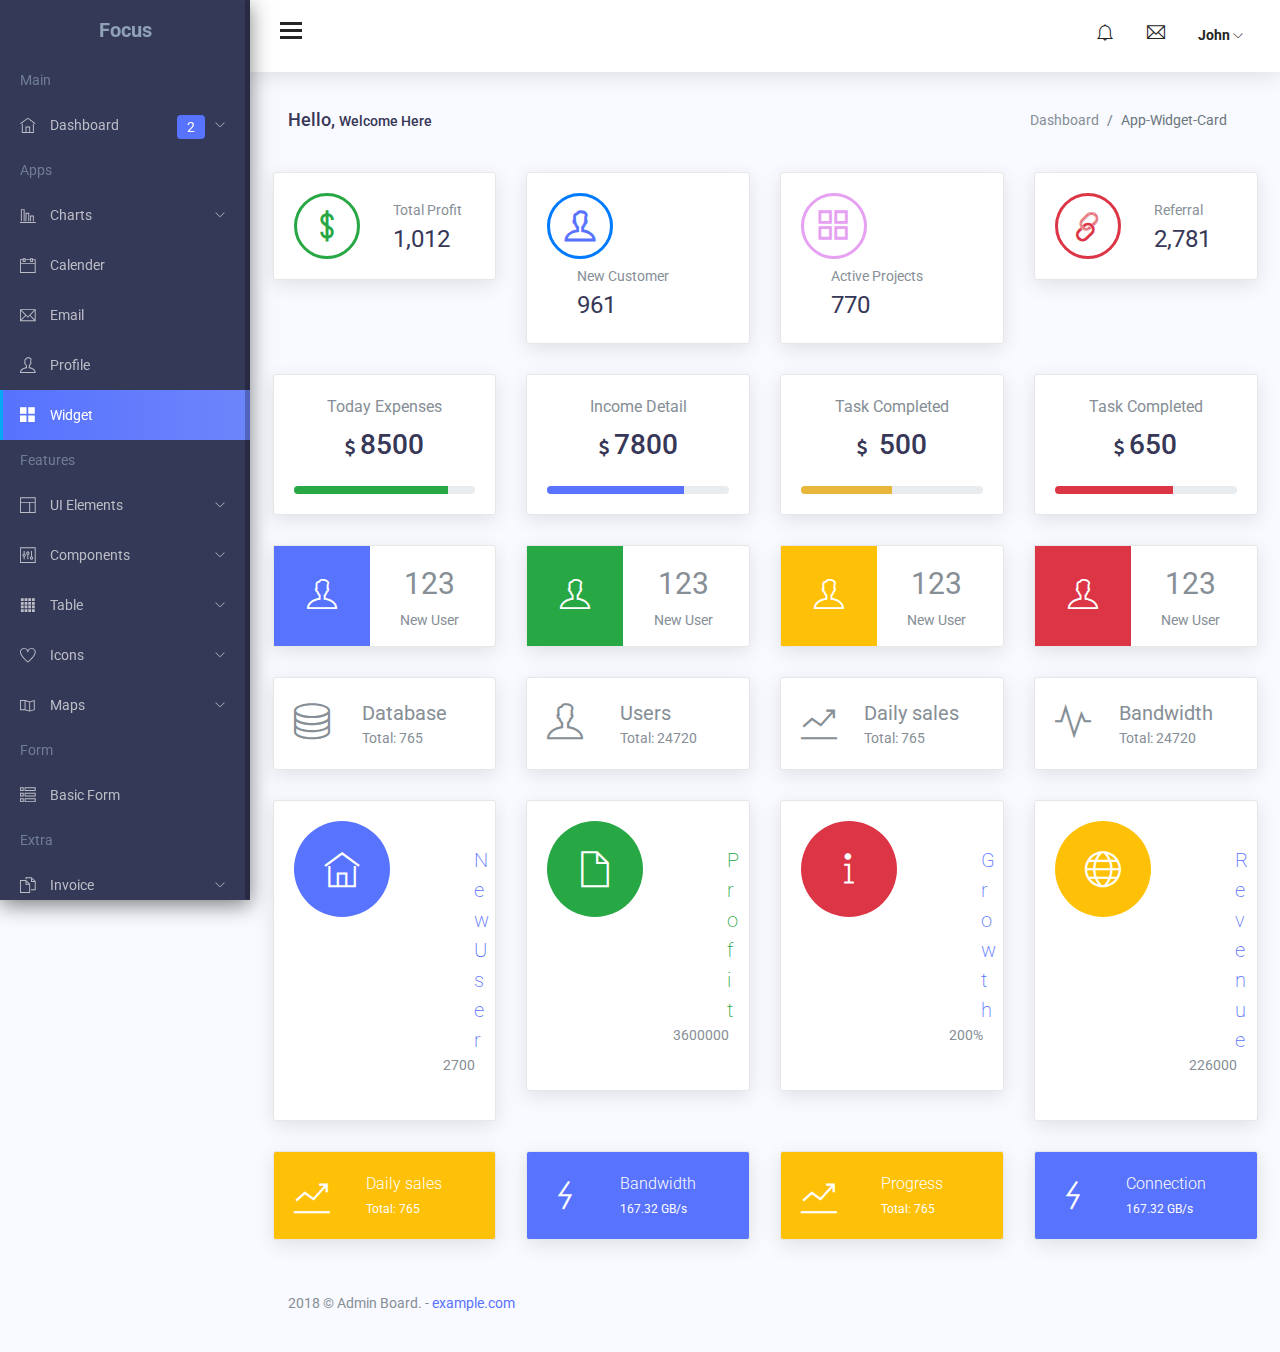
<file: app-widget-card.html>
<!DOCTYPE html>
<html lang="en">

<head>
  <meta charset="utf-8">
  <meta http-equiv="X-UA-Compatible" content="IE=edge">
  <meta name="viewport" content="width=device-width, initial-scale=1">

  <title>Focus Admin Dashboard</title>

  <!-- ================= Favicon ================== -->
  <!-- Standard -->
  <link rel="shortcut icon" href="http://placehold.it/64.png/000/fff">
  <!-- Retina iPad Touch Icon-->
  <link rel="apple-touch-icon" sizes="144x144" href="http://placehold.it/144.png/000/fff">
  <!-- Retina iPhone Touch Icon-->
  <link rel="apple-touch-icon" sizes="114x114" href="http://placehold.it/114.png/000/fff">
  <!-- Standard iPad Touch Icon-->
  <link rel="apple-touch-icon" sizes="72x72" href="http://placehold.it/72.png/000/fff">
  <!-- Standard iPhone Touch Icon-->
  <link rel="apple-touch-icon" sizes="57x57" href="http://placehold.it/57.png/000/fff">


  <!-- Common -->
  <link href="assets/css/lib/font-awesome.min.css" rel="stylesheet">
  <link href="assets/css/lib/themify-icons.css" rel="stylesheet">
  <link href="assets/css/lib/menubar/sidebar.css" rel="stylesheet">
  <link href="assets/css/lib/bootstrap.min.css" rel="stylesheet">
  <link href="assets/css/lib/helper.css" rel="stylesheet">
  <link href="assets/css/style.css" rel="stylesheet">
</head>

<body>

  <div class="sidebar sidebar-hide-to-small sidebar-shrink sidebar-gestures">
    <div class="nano">
      <div class="nano-content">
        <div class="logo">
          <a href="index.html">
            <!-- <img src="assets/images/logo.png" alt="" /> -->
            <span>Focus</span>
          </a>
        </div>
        <ul>
          <li class="label">Main</li>
          <li>
            <a class="sidebar-sub-toggle">
              <i class="ti-home"></i> Dashboard
              <span class="badge badge-primary">2</span>
              <span class="sidebar-collapse-icon ti-angle-down"></span>
            </a>
            <ul>
              <li>
                <a href="index.html">Dashboard 1</a>
              </li>
              <li>
                <a href="index1.html">Dashboard 2</a>
              </li>



            </ul>
          </li>

          <li class="label">Apps</li>
          <li>
            <a class="sidebar-sub-toggle">
              <i class="ti-bar-chart-alt"></i> Charts
              <span class="sidebar-collapse-icon ti-angle-down"></span>
            </a>
            <ul>
              <li>
                <a href="chart-flot.html">Flot</a>
              </li>
              <li>
                <a href="chart-morris.html">Morris</a>
              </li>
              <li>
                <a href="chartjs.html">Chartjs</a>
              </li>
              <li>
                <a href="chartist.html">Chartist</a>
              </li>
              <li>
                <a href="chart-peity.html">Peity</a>
              </li>
              <li>
                <a href="chart-sparkline.html">Sparkle</a>
              </li>
              <li>
                <a href="chart-knob.html">Knob</a>
              </li>
            </ul>
          </li>
          <li>
            <a href="app-event-calender.html">
              <i class="ti-calendar"></i> Calender </a>
          </li>
          <li>
            <a href="app-email.html">
              <i class="ti-email"></i> Email</a>
          </li>
          <li>
            <a href="app-profile.html">
              <i class="ti-user"></i> Profile</a>
          </li>
          <li>
            <a href="app-widget-card.html">
              <i class="ti-layout-grid2-alt"></i> Widget</a>
          </li>
          <li class="label">Features</li>
          <li>
            <a class="sidebar-sub-toggle">
              <i class="ti-layout"></i> UI Elements
              <span class="sidebar-collapse-icon ti-angle-down"></span>
            </a>
            <ul>
              <li>
                <a href="ui-typography.html">Typography</a>
              </li>
              <li>
                <a href="ui-alerts.html">Alerts</a>
              </li>

              <li>
                <a href="ui-button.html">Button</a>
              </li>
              <li>
                <a href="ui-dropdown.html">Dropdown</a>
              </li>

              <li>
                <a href="ui-list-group.html">List Group</a>
              </li>

              <li>
                <a href="ui-progressbar.html">Progressbar</a>
              </li>
              <li>
                <a href="ui-tab.html">Tab</a>
              </li>

            </ul>
          </li>
          <li>
            <a class="sidebar-sub-toggle">
              <i class="ti-panel"></i> Components
              <span class="sidebar-collapse-icon ti-angle-down"></span>
            </a>
            <ul>
              <li>
                <a href="uc-calendar.html">Calendar</a>
              </li>
              <li>
                <a href="uc-carousel.html">Carousel</a>
              </li>
              <li>
                <a href="uc-weather.html">Weather</a>
              </li>
              <li>
                <a href="uc-datamap.html">Datamap</a>
              </li>
              <li>
                <a href="uc-todo-list.html">To do</a>
              </li>
              <li>
                <a href="uc-scrollable.html">Scrollable</a>
              </li>
              <li>
                <a href="uc-sweetalert.html">Sweet Alert</a>
              </li>
              <li>
                <a href="uc-toastr.html">Toastr</a>
              </li>
              <li>
                <a href="uc-range-slider-basic.html">Basic Range Slider</a>
              </li>
              <li>
                <a href="uc-range-slider-advance.html">Advance Range Slider</a>
              </li>
              <li>
                <a href="uc-nestable.html">Nestable</a>
              </li>

              <li>
                <a href="uc-rating-bar-rating.html">Bar Rating</a>
              </li>
              <li>
                <a href="uc-rating-jRate.html">jRate</a>
              </li>
            </ul>
          </li>
          <li>
            <a class="sidebar-sub-toggle">
              <i class="ti-layout-grid4-alt"></i> Table
              <span class="sidebar-collapse-icon ti-angle-down"></span>
            </a>
            <ul>
              <li>
                <a href="table-basic.html">Basic</a>
              </li>

              <li>
                <a href="table-export.html">Datatable Export</a>
              </li>
              <li>
                <a href="table-row-select.html">Datatable Row Select</a>
              </li>
              <li>
                <a href="table-jsgrid.html">Editable </a>
              </li>
            </ul>
          </li>
          <li>
            <a class="sidebar-sub-toggle">
              <i class="ti-heart"></i> Icons
              <span class="sidebar-collapse-icon ti-angle-down"></span>
            </a>
            <ul>
              <li>
                <a href="font-themify.html">Themify</a>
              </li>
            </ul>
          </li>
          <li>
            <a class="sidebar-sub-toggle">
              <i class="ti-map"></i> Maps
              <span class="sidebar-collapse-icon ti-angle-down"></span>
            </a>
            <ul>
              <li>
                <a href="gmaps.html">Basic</a>
              </li>
              <li>
                <a href="vector-map.html">Vector Map</a>
              </li>
            </ul>
          </li>
          <li class="label">Form</li>
          <li>
            <a href="form-basic.html">
              <i class="ti-view-list-alt"></i> Basic Form </a>
          </li>
          <li class="label">Extra</li>
          <li>
            <a class="sidebar-sub-toggle">
              <i class="ti-files"></i> Invoice
              <span class="sidebar-collapse-icon ti-angle-down"></span>
            </a>
            <ul>
              <li>
                <a href="invoice.html">Basic</a>
              </li>
              <li>
                <a href="invoice-editable.html">Editable</a>
              </li>
            </ul>
          </li>
          <li>
            <a class="sidebar-sub-toggle">
              <i class="ti-target"></i> Pages
              <span class="sidebar-collapse-icon ti-angle-down"></span>
            </a>
            <ul>
              <li>
                <a href="page-login.html">Login</a>
              </li>
              <li>
                <a href="page-register.html">Register</a>
              </li>
              <li>
                <a href="page-reset-password.html">Forgot password</a>
              </li>
            </ul>
          </li>
          <li>
            <a href="../documentation/index.html">
              <i class="ti-file"></i> Documentation</a>
          </li>
          <li>
            <a>
              <i class="ti-close"></i> Logout</a>
          </li>
        </ul>
      </div>
    </div>
  </div>
  <!-- /# sidebar -->


  <div class="header">
    <div class="container-fluid">
      <div class="row">
        <div class="col-lg-12">
          <div class="float-left">
            <div class="hamburger sidebar-toggle">
              <span class="line"></span>
              <span class="line"></span>
              <span class="line"></span>
            </div>
          </div>
          <div class="float-right">
            <div class="dropdown dib">
              <div class="header-icon" data-toggle="dropdown">
                <i class="ti-bell"></i>
                <div class="drop-down dropdown-menu dropdown-menu-right">
                  <div class="dropdown-content-heading">
                    <span class="text-left">Recent Notifications</span>
                  </div>
                  <div class="dropdown-content-body">
                    <ul>
                      <li>
                        <a href="#">
                          <img class="pull-left m-r-10 avatar-img" src="assets/images/avatar/3.jpg" alt="" />
                          <div class="notification-content">
                            <small class="notification-timestamp pull-right">02:34 PM</small>
                            <div class="notification-heading">Mr. John</div>
                            <div class="notification-text">5 members joined today </div>
                          </div>
                        </a>
                      </li>
                      <li>
                        <a href="#">
                          <img class="pull-left m-r-10 avatar-img" src="assets/images/avatar/3.jpg" alt="" />
                          <div class="notification-content">
                            <small class="notification-timestamp pull-right">02:34 PM</small>
                            <div class="notification-heading">Mariam</div>
                            <div class="notification-text">likes a photo of you</div>
                          </div>
                        </a>
                      </li>
                      <li>
                        <a href="#">
                          <img class="pull-left m-r-10 avatar-img" src="assets/images/avatar/3.jpg" alt="" />
                          <div class="notification-content">
                            <small class="notification-timestamp pull-right">02:34 PM</small>
                            <div class="notification-heading">Tasnim</div>
                            <div class="notification-text">Hi Teddy, Just wanted to let you ...</div>
                          </div>
                        </a>
                      </li>
                      <li>
                        <a href="#">
                          <img class="pull-left m-r-10 avatar-img" src="assets/images/avatar/3.jpg" alt="" />
                          <div class="notification-content">
                            <small class="notification-timestamp pull-right">02:34 PM</small>
                            <div class="notification-heading">Mr. John</div>
                            <div class="notification-text">Hi Teddy, Just wanted to let you ...</div>
                          </div>
                        </a>
                      </li>
                      <li class="text-center">
                        <a href="#" class="more-link">See All</a>
                      </li>
                    </ul>
                  </div>
                </div>
              </div>
            </div>
            <div class="dropdown dib">
              <div class="header-icon" data-toggle="dropdown">
                <i class="ti-email"></i>
                <div class="drop-down dropdown-menu dropdown-menu-right">
                  <div class="dropdown-content-heading">
                    <span class="text-left">2 New Messages</span>
                    <a href="email.html">
                      <i class="ti-pencil-alt pull-right"></i>
                    </a>
                  </div>
                  <div class="dropdown-content-body">
                    <ul>
                      <li class="notification-unread">
                        <a href="#">
                          <img class="pull-left m-r-10 avatar-img" src="assets/images/avatar/1.jpg" alt="" />
                          <div class="notification-content">
                            <small class="notification-timestamp pull-right">02:34 PM</small>
                            <div class="notification-heading">Michael Qin</div>
                            <div class="notification-text">Hi Teddy, Just wanted to let you ...</div>
                          </div>
                        </a>
                      </li>
                      <li class="notification-unread">
                        <a href="#">
                          <img class="pull-left m-r-10 avatar-img" src="assets/images/avatar/2.jpg" alt="" />
                          <div class="notification-content">
                            <small class="notification-timestamp pull-right">02:34 PM</small>
                            <div class="notification-heading">Mr. John</div>
                            <div class="notification-text">Hi Teddy, Just wanted to let you ...</div>
                          </div>
                        </a>
                      </li>
                      <li>
                        <a href="#">
                          <img class="pull-left m-r-10 avatar-img" src="assets/images/avatar/3.jpg" alt="" />
                          <div class="notification-content">
                            <small class="notification-timestamp pull-right">02:34 PM</small>
                            <div class="notification-heading">Michael Qin</div>
                            <div class="notification-text">Hi Teddy, Just wanted to let you ...</div>
                          </div>
                        </a>
                      </li>
                      <li>
                        <a href="#">
                          <img class="pull-left m-r-10 avatar-img" src="assets/images/avatar/2.jpg" alt="" />
                          <div class="notification-content">
                            <small class="notification-timestamp pull-right">02:34 PM</small>
                            <div class="notification-heading">Mr. John</div>
                            <div class="notification-text">Hi Teddy, Just wanted to let you ...</div>
                          </div>
                        </a>
                      </li>
                      <li class="text-center">
                        <a href="#" class="more-link">See All</a>
                      </li>
                    </ul>
                  </div>
                </div>
              </div>
            </div>
            <div class="dropdown dib">
              <div class="header-icon" data-toggle="dropdown">
                <span class="user-avatar">John
                  <i class="ti-angle-down f-s-10"></i>
                </span>
                <div class="drop-down dropdown-profile dropdown-menu dropdown-menu-right">
                  <div class="dropdown-content-heading">
                    <span class="text-left">Upgrade Now</span>
                    <p class="trial-day">30 Days Trail</p>
                  </div>
                  <div class="dropdown-content-body">
                    <ul>
                      <li>
                        <a href="#">
                          <i class="ti-user"></i>
                          <span>Profile</span>
                        </a>
                      </li>

                      <li>
                        <a href="#">
                          <i class="ti-email"></i>
                          <span>Inbox</span>
                        </a>
                      </li>
                      <li>
                        <a href="#">
                          <i class="ti-settings"></i>
                          <span>Setting</span>
                        </a>
                      </li>

                      <li>
                        <a href="#">
                          <i class="ti-lock"></i>
                          <span>Lock Screen</span>
                        </a>
                      </li>
                      <li>
                        <a href="#">
                          <i class="ti-power-off"></i>
                          <span>Logout</span>
                        </a>
                      </li>
                    </ul>
                  </div>
                </div>
              </div>
            </div>
          </div>
        </div>
      </div>
    </div>
  </div>



  <div class="content-wrap">
    <div class="main">
      <div class="container-fluid">
        <div class="row">
          <div class="col-lg-8 p-r-0 title-margin-right">
            <div class="page-header">
              <div class="page-title">
                <h1>Hello,
                  <span>Welcome Here</span>
                </h1>
              </div>
            </div>
          </div>
          <!-- /# column -->
          <div class="col-lg-4 p-l-0 title-margin-left">
            <div class="page-header">
              <div class="page-title">
                <ol class="breadcrumb">
                  <li class="breadcrumb-item">
                    <a href="#">Dashboard</a>
                  </li>
                  <li class="breadcrumb-item active">App-Widget-Card</li>
                </ol>
              </div>
            </div>
          </div>
          <!-- /# column -->
        </div>
        <!-- /# row -->
        <div id="main-content">
          <div class="row">
            <div class="col-lg-3">
              <div class="card">
                <div class="stat-widget-one">
                  <div class="stat-icon dib">
                    <i class="ti-money color-success border-success"></i>
                  </div>
                  <div class="stat-content dib">
                    <div class="stat-text">Total Profit</div>
                    <div class="stat-digit">1,012</div>
                  </div>
                </div>
              </div>
            </div>
            <div class="col-lg-3">
              <div class="card">
                <div class="stat-widget-one">
                  <div class="stat-icon dib">
                    <i class="ti-user color-primary border-primary"></i>
                  </div>
                  <div class="stat-content dib">
                    <div class="stat-text">New Customer</div>
                    <div class="stat-digit">961</div>
                  </div>
                </div>
              </div>
            </div>
            <div class="col-lg-3">
              <div class="card">
                <div class="stat-widget-one">
                  <div class="stat-icon dib">
                    <i class="ti-layout-grid2 color-pink border-pink"></i>
                  </div>
                  <div class="stat-content dib">
                    <div class="stat-text">Active Projects</div>
                    <div class="stat-digit">770</div>
                  </div>
                </div>
              </div>
            </div>
            <div class="col-lg-3">
              <div class="card">
                <div class="stat-widget-one">
                  <div class="stat-icon dib">
                    <i class="ti-link color-danger border-danger"></i>
                  </div>
                  <div class="stat-content dib">
                    <div class="stat-text">Referral</div>
                    <div class="stat-digit">2,781</div>
                  </div>
                </div>
              </div>
            </div>
          </div>
          <div class="row">
            <div class="col-lg-3">
              <div class="card">
                <div class="stat-widget-two">
                  <div class="stat-content">
                    <div class="stat-text">Today Expenses </div>
                    <div class="stat-digit">
                      <i class="fa fa-usd"></i>8500</div>
                  </div>
                  <div class="progress">
                    <div class="progress-bar progress-bar-success w-85" role="progressbar" aria-valuenow="85" aria-valuemin="0" aria-valuemax="100"></div>
                  </div>
                </div>
              </div>
            </div>
            <div class="col-lg-3">
              <div class="card">
                <div class="stat-widget-two">
                  <div class="stat-content">
                    <div class="stat-text">Income Detail</div>
                    <div class="stat-digit">
                      <i class="fa fa-usd"></i>7800</div>
                  </div>
                  <div class="progress">
                    <div class="progress-bar progress-bar-primary w-75" role="progressbar" aria-valuenow="78" aria-valuemin="0" aria-valuemax="100"></div>
                  </div>
                </div>
              </div>
            </div>
            <div class="col-lg-3">
              <div class="card">
                <div class="stat-widget-two">
                  <div class="stat-content">
                    <div class="stat-text">Task Completed</div>
                    <div class="stat-digit">
                      <i class="fa fa-usd"></i> 500</div>
                  </div>
                  <div class="progress">
                    <div class="progress-bar progress-bar-warning w-50" role="progressbar" aria-valuenow="50" aria-valuemin="0" aria-valuemax="100"></div>
                  </div>
                </div>
              </div>
            </div>
            <div class="col-lg-3">
              <div class="card">
                <div class="stat-widget-two">
                  <div class="stat-content">
                    <div class="stat-text">Task Completed</div>
                    <div class="stat-digit">
                      <i class="fa fa-usd"></i>650</div>
                  </div>
                  <div class="progress">
                    <div class="progress-bar progress-bar-danger w-65" role="progressbar" aria-valuenow="65" aria-valuemin="0" aria-valuemax="100"></div>
                  </div>
                </div>
              </div>
              <!-- /# card -->
            </div>
            <!-- /# column -->
          </div>
          <!-- /# row -->
          <div class="row">
            <div class="col-lg-3">
              <div class="card p-0">
                <div class="stat-widget-three">
                  <div class="stat-icon bg-primary">
                    <i class="ti-user"></i>
                  </div>
                  <div class="stat-content">
                    <div class="stat-digit">123</div>
                    <div class="stat-text">New User</div>
                  </div>
                </div>
              </div>
            </div>
            <div class="col-lg-3">
              <div class="card p-0">
                <div class="stat-widget-three">
                  <div class="stat-icon bg-success">
                    <i class="ti-user"></i>
                  </div>
                  <div class="stat-content">
                    <div class="stat-digit">123</div>
                    <div class="stat-text">New User</div>
                  </div>
                </div>
              </div>
            </div>
            <div class="col-lg-3">
              <div class="card p-0">
                <div class="stat-widget-three">
                  <div class="stat-icon bg-warning">
                    <i class="ti-user"></i>
                  </div>
                  <div class="stat-content">
                    <div class="stat-digit">123</div>
                    <div class="stat-text">New User</div>
                  </div>
                </div>
              </div>
            </div>
            <div class="col-lg-3">
              <div class="card p-0">
                <div class="stat-widget-three">
                  <div class="stat-icon bg-danger">
                    <i class="ti-user"></i>
                  </div>
                  <div class="stat-content">
                    <div class="stat-digit">123</div>
                    <div class="stat-text">New User</div>
                  </div>
                </div>
              </div>
            </div>
          </div>
          <!-- /# row -->
          <div class="row">
            <div class="col-lg-3">
              <div class="card">
                <div class="stat-widget-four">
                  <div class="stat-icon">
                    <i class="ti-server"></i>
                  </div>
                  <div class="stat-content">
                    <div class="text-left dib">
                      <div class="stat-heading">Database</div>
                      <div class="stat-text">Total: 765</div>
                    </div>
                  </div>
                </div>
              </div>
            </div>
            <div class="col-lg-3">
              <div class="card">
                <div class="stat-widget-four">
                  <div class="stat-icon">
                    <i class="ti-user"></i>
                  </div>
                  <div class="stat-content">
                    <div class="text-left dib">
                      <div class="stat-heading">Users</div>
                      <div class="stat-text">Total: 24720</div>
                    </div>
                  </div>
                </div>
              </div>
            </div>
            <div class="col-lg-3">
              <div class="card">
                <div class="stat-widget-four">
                  <div class="stat-icon">
                    <i class="ti-stats-up"></i>
                  </div>
                  <div class="stat-content">
                    <div class="text-left dib">
                      <div class="stat-heading">Daily sales</div>
                      <div class="stat-text">Total: 765</div>
                    </div>
                  </div>
                </div>
              </div>
            </div>
            <div class="col-lg-3">
              <div class="card">
                <div class="stat-widget-four">
                  <div class="stat-icon">
                    <i class="ti-pulse"></i>
                  </div>
                  <div class="stat-content">
                    <div class="text-left dib">
                      <div class="stat-heading">Bandwidth</div>
                      <div class="stat-text">Total: 24720</div>
                    </div>
                  </div>
                </div>
              </div>
            </div>
          </div>
          <div class="row">
            <div class="col-lg-3">
              <div class="card">
                <div class="stat-widget-five">
                  <div class="stat-icon">
                    <i class="ti-home bg-primary"></i>
                  </div>
                  <div class="stat-content">
                    <div class="stat-heading color-primary">New User</div>
                    <div class="stat-text">2700</div>
                  </div>
                </div>
              </div>
            </div>
            <div class="col-lg-3">
              <div class="card">
                <div class="stat-widget-five">
                  <div class="stat-icon">
                    <i class="ti-file bg-success"></i>
                  </div>
                  <div class="stat-content">
                    <div class="stat-heading color-success">Profit</div>
                    <div class="stat-text">3600000</div>
                  </div>
                </div>
              </div>
            </div>
            <div class="col-lg-3">
              <div class="card">
                <div class="stat-widget-five">
                  <div class="stat-icon">
                    <i class="ti-info bg-danger"></i>
                  </div>
                  <div class="stat-content">
                    <div class="stat-heading color-primary">Growth</div>
                    <div class="stat-text">200%</div>
                  </div>
                </div>
              </div>
            </div>
            <div class="col-lg-3">
              <div class="card">
                <div class="stat-widget-five">
                  <div class="stat-icon bg-warning">
                    <i class="ti-world"></i>
                  </div>
                  <div class="stat-content">
                    <div class="stat-heading color-primary">Revenue</div>
                    <div class="stat-text">226000</div>
                  </div>
                </div>
              </div>
            </div>
          </div>
          <div class="row">
            <div class="col-lg-3">
              <div class="card bg-warning">
                <div class="stat-widget-six">
                  <div class="stat-icon">
                    <i class="ti-stats-up"></i>
                  </div>
                  <div class="stat-content">
                    <div class="text-left dib">
                      <div class="stat-heading">Daily sales</div>
                      <div class="stat-text">Total: 765</div>
                    </div>
                  </div>
                </div>
              </div>
            </div>
            <div class="col-lg-3">
              <div class="card bg-primary">
                <div class="stat-widget-six">
                  <div class="stat-icon">
                    <i class="ti-bolt-alt"></i>
                  </div>
                  <div class="stat-content">
                    <div class="text-left dib">
                      <div class="stat-heading">Bandwidth</div>
                      <div class="stat-text">167.32 GB/s</div>
                    </div>
                  </div>
                </div>
              </div>
            </div>
            <div class="col-lg-3">
              <div class="card bg-warning">
                <div class="stat-widget-six">
                  <div class="stat-icon">
                    <i class="ti-stats-up"></i>
                  </div>
                  <div class="stat-content">
                    <div class="text-left dib">
                      <div class="stat-heading">Progress</div>
                      <div class="stat-text">Total: 765</div>
                    </div>
                  </div>
                </div>
              </div>
            </div>
            <div class="col-lg-3">
              <div class="card bg-primary">
                <div class="stat-widget-six">
                  <div class="stat-icon">
                    <i class="ti-bolt-alt"></i>
                  </div>
                  <div class="stat-content">
                    <div class="text-left dib">
                      <div class="stat-heading">Connection</div>
                      <div class="stat-text">167.32 GB/s</div>
                    </div>
                  </div>
                </div>
              </div>
            </div>
          </div>

          <div class="row">
            <div class="col-lg-12">
              <div class="footer">
                <p>2018 © Admin Board. -
                  <a href="#">example.com</a>
                </p>
              </div>
            </div>
          </div>
        </div>
      </div>
    </div>
  </div>




    <!-- Common -->
    <script src="assets/js/lib/jquery.min.js"></script>
    <script src="assets/js/lib/jquery.nanoscroller.min.js"></script>
    <script src="assets/js/lib/menubar/sidebar.js"></script>
    <script src="assets/js/lib/preloader/pace.min.js"></script>
    <script src="assets/js/lib/bootstrap.min.js"></script>
    <script src="assets/js/scripts.js"></script>
</body>

</html>
</file>
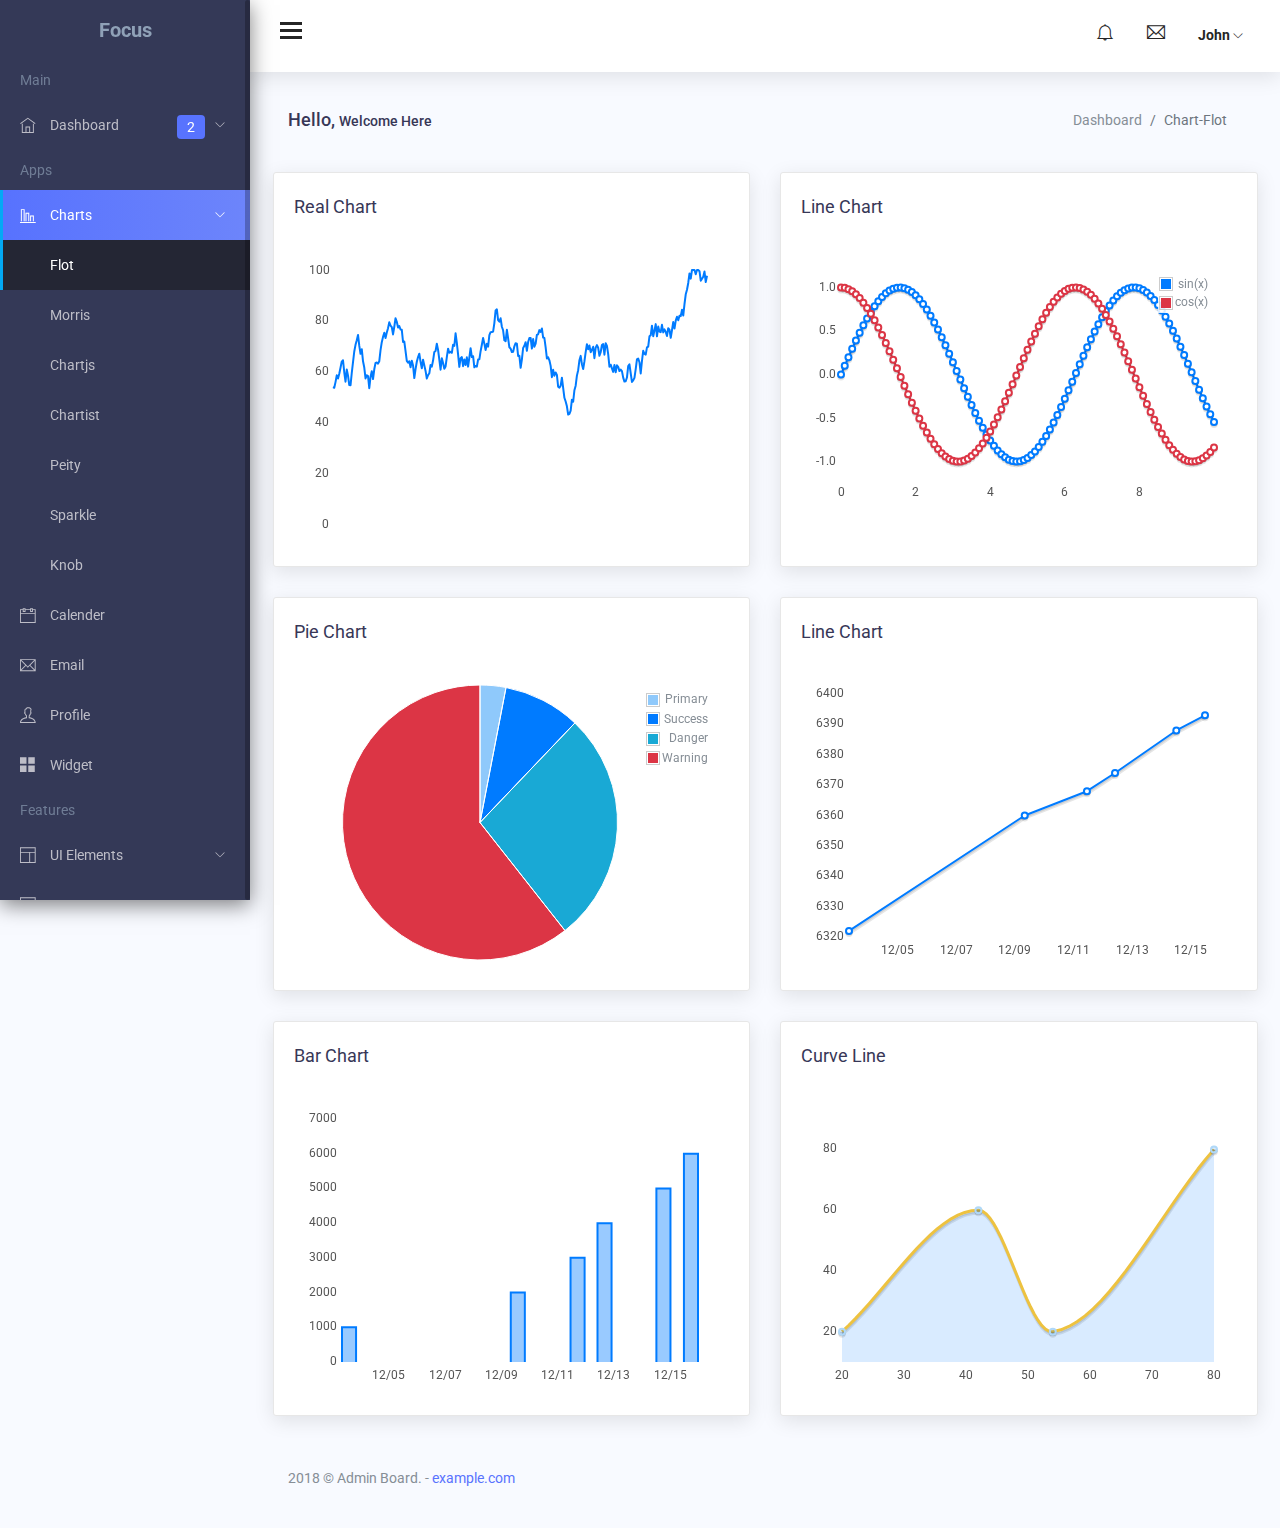
<file: chart-flot.html>
<!DOCTYPE html>
<html lang="en">

<head>
  <meta charset="utf-8">
  <meta http-equiv="X-UA-Compatible" content="IE=edge">
  <meta name="viewport" content="width=device-width, initial-scale=1">

  <title>Focus Admin: Flot Chart</title>

  <!-- ================= Favicon ================== -->
  <!-- Standard -->
  <link rel="shortcut icon" href="http://placehold.it/64.png/000/fff">
  <!-- Retina iPad Touch Icon-->
  <link rel="apple-touch-icon" sizes="144x144" href="http://placehold.it/144.png/000/fff">
  <!-- Retina iPhone Touch Icon-->
  <link rel="apple-touch-icon" sizes="114x114" href="http://placehold.it/114.png/000/fff">
  <!-- Standard iPad Touch Icon-->
  <link rel="apple-touch-icon" sizes="72x72" href="http://placehold.it/72.png/000/fff">
  <!-- Standard iPhone Touch Icon-->
  <link rel="apple-touch-icon" sizes="57x57" href="http://placehold.it/57.png/000/fff">

  <!-- Styles -->
  <link href="assets/css/lib/font-awesome.min.css" rel="stylesheet">
  <link href="assets/css/lib/themify-icons.css" rel="stylesheet">
  <link href="assets/css/lib/menubar/sidebar.css" rel="stylesheet">
  <link href="assets/css/lib/bootstrap.min.css" rel="stylesheet">

  <link href="assets/css/lib/helper.css" rel="stylesheet">
  <link href="assets/css/style.css" rel="stylesheet">


</head>

<body>

  <div class="sidebar sidebar-hide-to-small sidebar-shrink sidebar-gestures">
    <div class="nano">
      <div class="nano-content">
        <div class="logo">
          <a href="index.html">
            <!-- <img src="assets/images/logo.png" alt="" /> -->
            <span>Focus</span>
          </a>
        </div>
        <ul>
          <li class="label">Main</li>
          <li>
            <a class="sidebar-sub-toggle">
              <i class="ti-home"></i> Dashboard
              <span class="badge badge-primary">2</span>
              <span class="sidebar-collapse-icon ti-angle-down"></span>
            </a>
            <ul>
              <li>
                <a href="index.html">Dashboard 1</a>
              </li>
              <li>
                <a href="index1.html">Dashboard 2</a>
              </li>



            </ul>
          </li>

          <li class="label">Apps</li>
          <li>
            <a class="sidebar-sub-toggle">
              <i class="ti-bar-chart-alt"></i> Charts
              <span class="sidebar-collapse-icon ti-angle-down"></span>
            </a>
            <ul>
              <li>
                <a href="chart-flot.html">Flot</a>
              </li>
              <li>
                <a href="chart-morris.html">Morris</a>
              </li>
              <li>
                <a href="chartjs.html">Chartjs</a>
              </li>
              <li>
                <a href="chartist.html">Chartist</a>
              </li>
              <li>
                <a href="chart-peity.html">Peity</a>
              </li>
              <li>
                <a href="chart-sparkline.html">Sparkle</a>
              </li>
              <li>
                <a href="chart-knob.html">Knob</a>
              </li>
            </ul>
          </li>
          <li>
            <a href="app-event-calender.html">
              <i class="ti-calendar"></i> Calender </a>
          </li>
          <li>
            <a href="app-email.html">
              <i class="ti-email"></i> Email</a>
          </li>
          <li>
            <a href="app-profile.html">
              <i class="ti-user"></i> Profile</a>
          </li>
          <li>
            <a href="app-widget-card.html">
              <i class="ti-layout-grid2-alt"></i> Widget</a>
          </li>
          <li class="label">Features</li>
          <li>
            <a class="sidebar-sub-toggle">
              <i class="ti-layout"></i> UI Elements
              <span class="sidebar-collapse-icon ti-angle-down"></span>
            </a>
            <ul>
              <li>
                <a href="ui-typography.html">Typography</a>
              </li>
              <li>
                <a href="ui-alerts.html">Alerts</a>
              </li>

              <li>
                <a href="ui-button.html">Button</a>
              </li>
              <li>
                <a href="ui-dropdown.html">Dropdown</a>
              </li>

              <li>
                <a href="ui-list-group.html">List Group</a>
              </li>

              <li>
                <a href="ui-progressbar.html">Progressbar</a>
              </li>
              <li>
                <a href="ui-tab.html">Tab</a>
              </li>

            </ul>
          </li>
          <li>
            <a class="sidebar-sub-toggle">
              <i class="ti-panel"></i> Components
              <span class="sidebar-collapse-icon ti-angle-down"></span>
            </a>
            <ul>
              <li>
                <a href="uc-calendar.html">Calendar</a>
              </li>
              <li>
                <a href="uc-carousel.html">Carousel</a>
              </li>
              <li>
                <a href="uc-weather.html">Weather</a>
              </li>
              <li>
                <a href="uc-datamap.html">Datamap</a>
              </li>
              <li>
                <a href="uc-todo-list.html">To do</a>
              </li>
              <li>
                <a href="uc-scrollable.html">Scrollable</a>
              </li>
              <li>
                <a href="uc-sweetalert.html">Sweet Alert</a>
              </li>
              <li>
                <a href="uc-toastr.html">Toastr</a>
              </li>
              <li>
                <a href="uc-range-slider-basic.html">Basic Range Slider</a>
              </li>
              <li>
                <a href="uc-range-slider-advance.html">Advance Range Slider</a>
              </li>
              <li>
                <a href="uc-nestable.html">Nestable</a>
              </li>

              <li>
                <a href="uc-rating-bar-rating.html">Bar Rating</a>
              </li>
              <li>
                <a href="uc-rating-jRate.html">jRate</a>
              </li>
            </ul>
          </li>
          <li>
            <a class="sidebar-sub-toggle">
              <i class="ti-layout-grid4-alt"></i> Table
              <span class="sidebar-collapse-icon ti-angle-down"></span>
            </a>
            <ul>
              <li>
                <a href="table-basic.html">Basic</a>
              </li>

              <li>
                <a href="table-export.html">Datatable Export</a>
              </li>
              <li>
                <a href="table-row-select.html">Datatable Row Select</a>
              </li>
              <li>
                <a href="table-jsgrid.html">Editable </a>
              </li>
            </ul>
          </li>
          <li>
            <a class="sidebar-sub-toggle">
              <i class="ti-heart"></i> Icons
              <span class="sidebar-collapse-icon ti-angle-down"></span>
            </a>
            <ul>
              <li>
                <a href="font-themify.html">Themify</a>
              </li>
            </ul>
          </li>
          <li>
            <a class="sidebar-sub-toggle">
              <i class="ti-map"></i> Maps
              <span class="sidebar-collapse-icon ti-angle-down"></span>
            </a>
            <ul>
              <li>
                <a href="gmaps.html">Basic</a>
              </li>
              <li>
                <a href="vector-map.html">Vector Map</a>
              </li>
            </ul>
          </li>
          <li class="label">Form</li>
          <li>
            <a href="form-basic.html">
              <i class="ti-view-list-alt"></i> Basic Form </a>
          </li>
          <li class="label">Extra</li>
          <li>
            <a class="sidebar-sub-toggle">
              <i class="ti-files"></i> Invoice
              <span class="sidebar-collapse-icon ti-angle-down"></span>
            </a>
            <ul>
              <li>
                <a href="invoice.html">Basic</a>
              </li>
              <li>
                <a href="invoice-editable.html">Editable</a>
              </li>
            </ul>
          </li>
          <li>
            <a class="sidebar-sub-toggle">
              <i class="ti-target"></i> Pages
              <span class="sidebar-collapse-icon ti-angle-down"></span>
            </a>
            <ul>
              <li>
                <a href="page-login.html">Login</a>
              </li>
              <li>
                <a href="page-register.html">Register</a>
              </li>
              <li>
                <a href="page-reset-password.html">Forgot password</a>
              </li>
            </ul>
          </li>
          <li>
            <a href="../documentation/index.html">
              <i class="ti-file"></i> Documentation</a>
          </li>
          <li>
            <a>
              <i class="ti-close"></i> Logout</a>
          </li>
        </ul>
      </div>
    </div>
  </div>
  <!-- /# sidebar -->


  <div class="header">
    <div class="container-fluid">
      <div class="row">
        <div class="col-lg-12">
          <div class="float-left">
            <div class="hamburger sidebar-toggle">
              <span class="line"></span>
              <span class="line"></span>
              <span class="line"></span>
            </div>
          </div>
          <div class="float-right">
            <div class="dropdown dib">
              <div class="header-icon" data-toggle="dropdown">
                <i class="ti-bell"></i>
                <div class="drop-down dropdown-menu dropdown-menu-right">
                  <div class="dropdown-content-heading">
                    <span class="text-left">Recent Notifications</span>
                  </div>
                  <div class="dropdown-content-body">
                    <ul>
                      <li>
                        <a href="#">
                          <img class="pull-left m-r-10 avatar-img" src="assets/images/avatar/3.jpg" alt="" />
                          <div class="notification-content">
                            <small class="notification-timestamp pull-right">02:34 PM</small>
                            <div class="notification-heading">Mr. John</div>
                            <div class="notification-text">5 members joined today </div>
                          </div>
                        </a>
                      </li>
                      <li>
                        <a href="#">
                          <img class="pull-left m-r-10 avatar-img" src="assets/images/avatar/3.jpg" alt="" />
                          <div class="notification-content">
                            <small class="notification-timestamp pull-right">02:34 PM</small>
                            <div class="notification-heading">Mariam</div>
                            <div class="notification-text">likes a photo of you</div>
                          </div>
                        </a>
                      </li>
                      <li>
                        <a href="#">
                          <img class="pull-left m-r-10 avatar-img" src="assets/images/avatar/3.jpg" alt="" />
                          <div class="notification-content">
                            <small class="notification-timestamp pull-right">02:34 PM</small>
                            <div class="notification-heading">Tasnim</div>
                            <div class="notification-text">Hi Teddy, Just wanted to let you ...</div>
                          </div>
                        </a>
                      </li>
                      <li>
                        <a href="#">
                          <img class="pull-left m-r-10 avatar-img" src="assets/images/avatar/3.jpg" alt="" />
                          <div class="notification-content">
                            <small class="notification-timestamp pull-right">02:34 PM</small>
                            <div class="notification-heading">Mr. John</div>
                            <div class="notification-text">Hi Teddy, Just wanted to let you ...</div>
                          </div>
                        </a>
                      </li>
                      <li class="text-center">
                        <a href="#" class="more-link">See All</a>
                      </li>
                    </ul>
                  </div>
                </div>
              </div>
            </div>
            <div class="dropdown dib">
              <div class="header-icon" data-toggle="dropdown">
                <i class="ti-email"></i>
                <div class="drop-down dropdown-menu dropdown-menu-right">
                  <div class="dropdown-content-heading">
                    <span class="text-left">2 New Messages</span>
                    <a href="email.html">
                      <i class="ti-pencil-alt pull-right"></i>
                    </a>
                  </div>
                  <div class="dropdown-content-body">
                    <ul>
                      <li class="notification-unread">
                        <a href="#">
                          <img class="pull-left m-r-10 avatar-img" src="assets/images/avatar/1.jpg" alt="" />
                          <div class="notification-content">
                            <small class="notification-timestamp pull-right">02:34 PM</small>
                            <div class="notification-heading">Michael Qin</div>
                            <div class="notification-text">Hi Teddy, Just wanted to let you ...</div>
                          </div>
                        </a>
                      </li>
                      <li class="notification-unread">
                        <a href="#">
                          <img class="pull-left m-r-10 avatar-img" src="assets/images/avatar/2.jpg" alt="" />
                          <div class="notification-content">
                            <small class="notification-timestamp pull-right">02:34 PM</small>
                            <div class="notification-heading">Mr. John</div>
                            <div class="notification-text">Hi Teddy, Just wanted to let you ...</div>
                          </div>
                        </a>
                      </li>
                      <li>
                        <a href="#">
                          <img class="pull-left m-r-10 avatar-img" src="assets/images/avatar/3.jpg" alt="" />
                          <div class="notification-content">
                            <small class="notification-timestamp pull-right">02:34 PM</small>
                            <div class="notification-heading">Michael Qin</div>
                            <div class="notification-text">Hi Teddy, Just wanted to let you ...</div>
                          </div>
                        </a>
                      </li>
                      <li>
                        <a href="#">
                          <img class="pull-left m-r-10 avatar-img" src="assets/images/avatar/2.jpg" alt="" />
                          <div class="notification-content">
                            <small class="notification-timestamp pull-right">02:34 PM</small>
                            <div class="notification-heading">Mr. John</div>
                            <div class="notification-text">Hi Teddy, Just wanted to let you ...</div>
                          </div>
                        </a>
                      </li>
                      <li class="text-center">
                        <a href="#" class="more-link">See All</a>
                      </li>
                    </ul>
                  </div>
                </div>
              </div>
            </div>
            <div class="dropdown dib">
              <div class="header-icon" data-toggle="dropdown">
                <span class="user-avatar">John
                  <i class="ti-angle-down f-s-10"></i>
                </span>
                <div class="drop-down dropdown-profile dropdown-menu dropdown-menu-right">
                  <div class="dropdown-content-heading">
                    <span class="text-left">Upgrade Now</span>
                    <p class="trial-day">30 Days Trail</p>
                  </div>
                  <div class="dropdown-content-body">
                    <ul>
                      <li>
                        <a href="#">
                          <i class="ti-user"></i>
                          <span>Profile</span>
                        </a>
                      </li>

                      <li>
                        <a href="#">
                          <i class="ti-email"></i>
                          <span>Inbox</span>
                        </a>
                      </li>
                      <li>
                        <a href="#">
                          <i class="ti-settings"></i>
                          <span>Setting</span>
                        </a>
                      </li>

                      <li>
                        <a href="#">
                          <i class="ti-lock"></i>
                          <span>Lock Screen</span>
                        </a>
                      </li>
                      <li>
                        <a href="#">
                          <i class="ti-power-off"></i>
                          <span>Logout</span>
                        </a>
                      </li>
                    </ul>
                  </div>
                </div>
              </div>
            </div>
          </div>
        </div>
      </div>
    </div>
  </div>


  <div class="content-wrap">
    <div class="main">
      <div class="container-fluid">
        <div class="row">
          <div class="col-lg-8 p-r-0 title-margin-right">
            <div class="page-header">
              <div class="page-title">
                <h1>Hello,
                  <span>Welcome Here</span>
                </h1>
              </div>
            </div>
          </div>
          <!-- /# column -->
          <div class="col-lg-4 p-l-0 title-margin-left">
            <div class="page-header">
              <div class="page-title">
                <ol class="breadcrumb">
                  <li class="breadcrumb-item">
                    <a href="#">Dashboard</a>
                  </li>
                  <li class="breadcrumb-item active">Chart-Flot</li>
                </ol>
              </div>
            </div>
          </div>
          <!-- /# column -->
        </div>
        <!-- /# row -->
        <section id="main-content">
          <div class="row">
            <div class="col-lg-6">
              <div class="card">
                <div class="card-title">
                  <h4>Real Chart</h4>
                </div>
                <div class="flot-container">
                  <div id="cpu-load" class="cpu-load"></div>
                </div>
              </div>
              <!-- /# card -->
            </div>
            <!-- /# column -->

            <div class="col-lg-6">
              <div class="card">
                <div class="card-title">
                  <h4>Line Chart</h4>
                </div>
                <div class="flot-container">
                  <div id="flot-line" class="flot-line"></div>
                </div>
              </div>
              <!-- /# card -->
            </div>
            <!-- /# column -->
          </div>
          <!-- /# row -->
          <div class="row">
            <div class="col-lg-6">
              <div class="card">
                <div class="card-title">
                  <h4>Pie Chart</h4>
                </div>
                <div class="flot-container">
                  <div id="flot-pie" class="flot-pie-container"></div>
                </div>
              </div>
              <!-- /# card -->
            </div>
            <!-- /# column -->

            <div class="col-lg-6">
              <div class="card">
                <div class="card-title">
                  <h4>Line Chart</h4>
                </div>
                <div class="flot-container">
                  <div id="chart1"></div>
                </div>
              </div>
              <!-- /# card -->
            </div>
            <!-- /# column -->
          </div>
          <!-- /# row -->
          <div class="row">
            <div class="col-lg-6">
              <div class="card">
                <div class="card-title">
                  <h4>Bar Chart</h4>
                </div>
                <div class="flot-container">
                  <div id="flotBar"></div>
                </div>
              </div>
              <!-- /# card -->
            </div>
            <!-- /# column -->

            <div class="col-lg-6">
              <div class="card">
                <div class="card-title">
                  <h4>Curve Line</h4>
                </div>
                <div class="flot-container">
                  <div id="flotCurve"></div>
                </div>
              </div>
              <!-- /# card -->
            </div>
            <!-- /# column -->
          </div>
          <!-- /# row -->

          <div class="row">
            <div class="col-lg-12">
              <div class="footer">
                <p>2018 © Admin Board. -
                  <a href="#">example.com</a>
                </p>
              </div>
            </div>
          </div>
        </section>
      </div>
    </div>
  </div>




  <div id="search">
    <button type="button" class="close">×</button>
    <form>
      <input type="search" value="" placeholder="type keyword(s) here" />
      <button type="submit" class="btn btn-primary">Search</button>
    </form>
  </div>
  <!-- jquery vendor -->
  <script src="assets/js/lib/jquery.min.js"></script>
  <script src="assets/js/lib/jquery.nanoscroller.min.js"></script>
  <script src="assets/js/lib/menubar/sidebar.js"></script>
  <script src="assets/js/lib/preloader/pace.min.js"></script>
  <script src="assets/js/scripts.js"></script>


  <!--  flot-chart js -->
  <script src="assets/js/lib/flot-chart/excanvas.min.js"></script>
  <script src="assets/js/lib/flot-chart/jquery.flot.js"></script>
  <script src="assets/js/lib/flot-chart/jquery.flot.pie.js"></script>
  <script src="assets/js/lib/flot-chart/jquery.flot.time.js"></script>
  <script src="assets/js/lib/flot-chart/jquery.flot.stack.js"></script>
  <script src="assets/js/lib/flot-chart/jquery.flot.resize.js"></script>
  <script src="assets/js/lib/flot-chart/jquery.flot.crosshair.js"></script>
  <script src="assets/js/lib/flot-chart/curvedLines.js"></script>
  <script src="assets/js/lib/flot-chart/flot-tooltip/jquery.flot.tooltip.min.js"></script>
  <script src="assets/js/lib/flot-chart/flot-chart-init.js"></script>


</body>

</html>
</file>
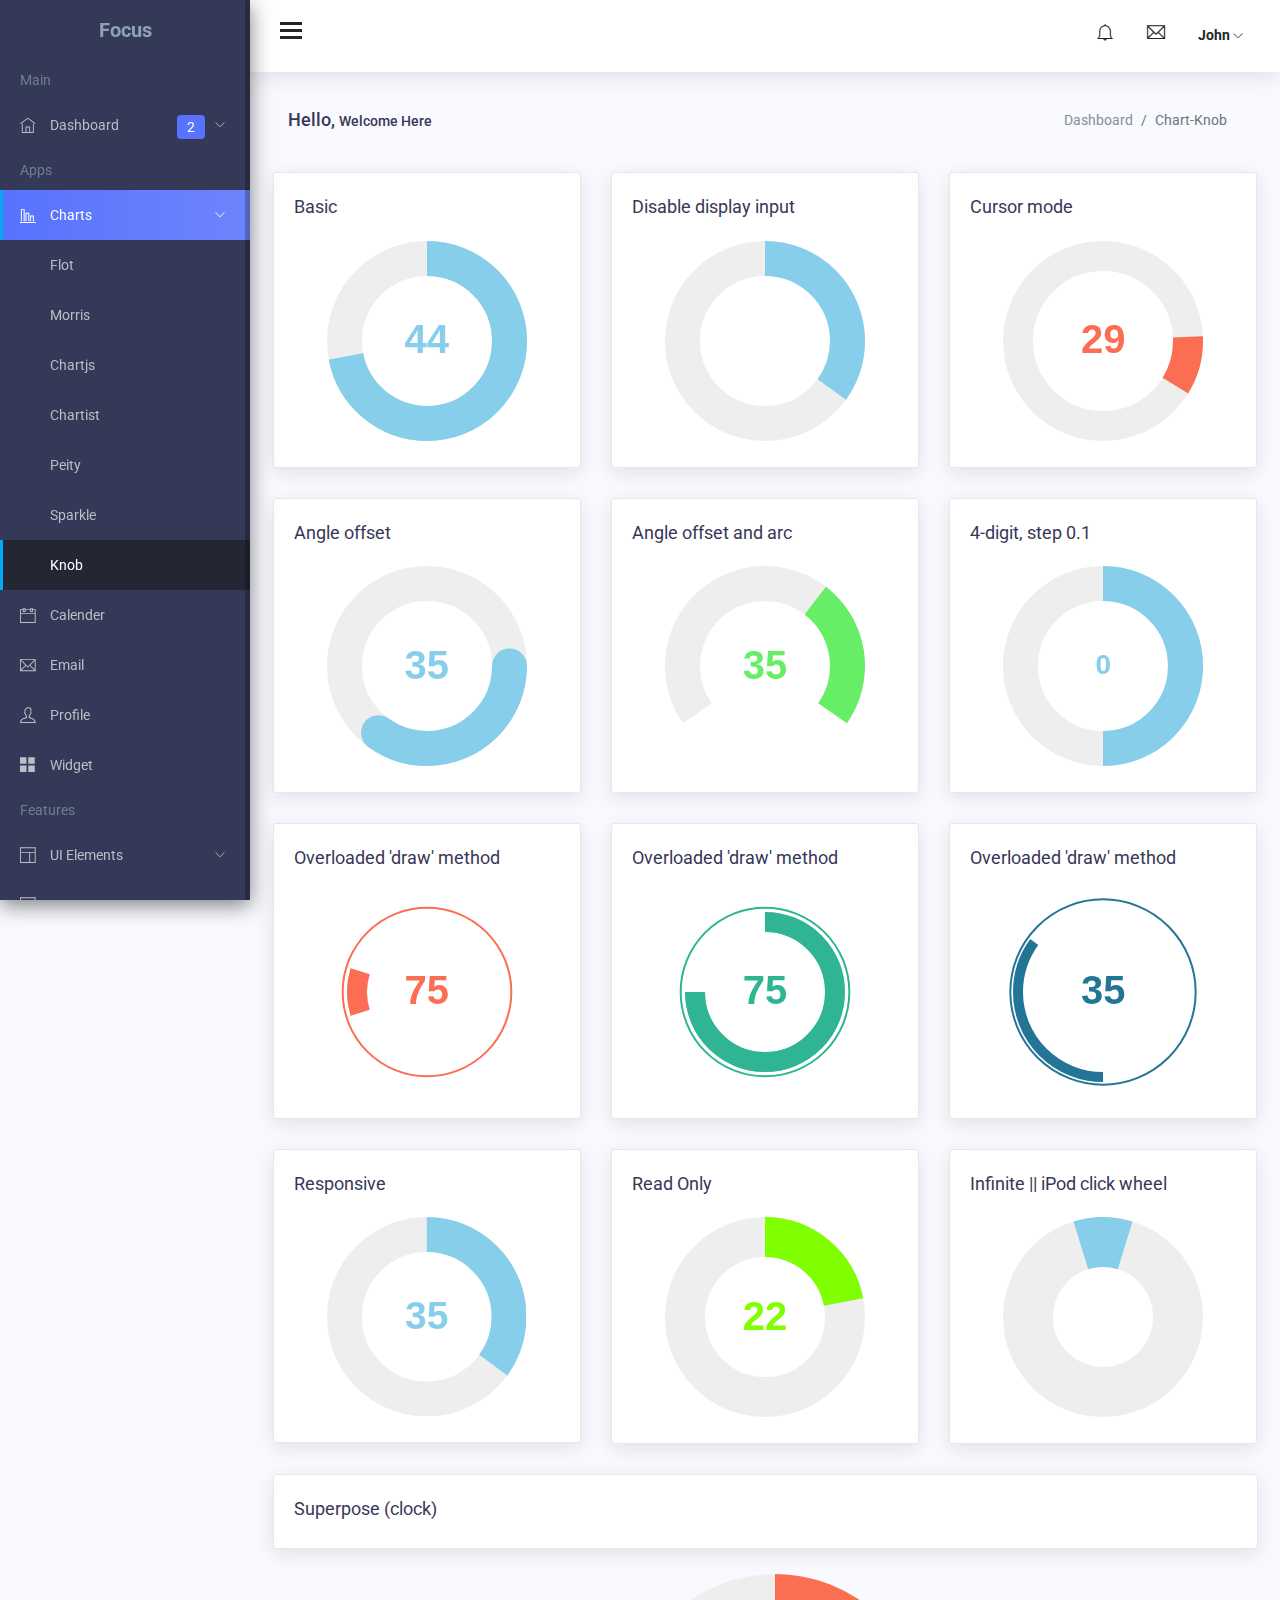
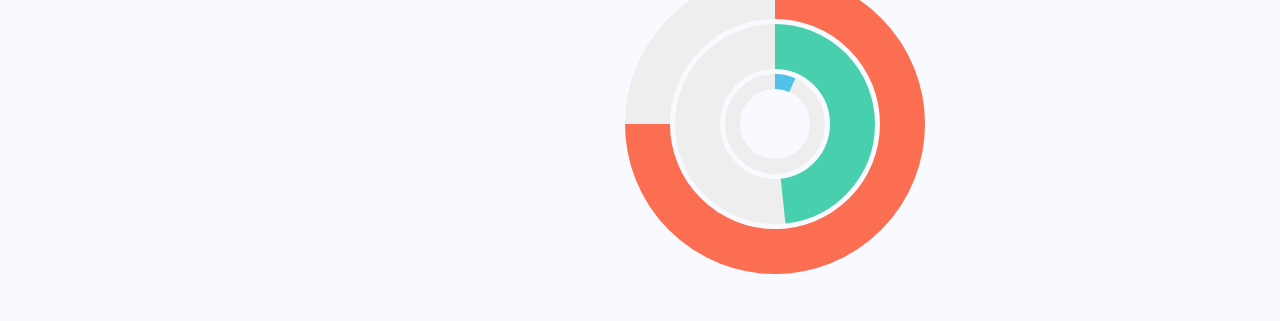
<file: chart-knob.html>
<!DOCTYPE html>
<html lang="en">

  <head>
    <meta charset="utf-8">
    <meta http-equiv="X-UA-Compatible" content="IE=edge">
    <meta name="viewport" content="width=device-width, initial-scale=1">

    <title>Focus Admin: Knob</title>

    <!-- ================= Favicon ================== -->
    <!-- Standard -->
    <link rel="shortcut icon" href="http://placehold.it/64.png/000/fff">
    <!-- Retina iPad Touch Icon-->
    <link rel="apple-touch-icon" sizes="144x144" href="http://placehold.it/144.png/000/fff">
    <!-- Retina iPhone Touch Icon-->
    <link rel="apple-touch-icon" sizes="114x114" href="http://placehold.it/114.png/000/fff">
    <!-- Standard iPad Touch Icon-->
    <link rel="apple-touch-icon" sizes="72x72" href="http://placehold.it/72.png/000/fff">
    <!-- Standard iPhone Touch Icon-->
    <link rel="apple-touch-icon" sizes="57x57" href="http://placehold.it/57.png/000/fff">

    <!-- Styles -->
    <link href="assets/css/lib/font-awesome.min.css" rel="stylesheet">
    <link href="assets/css/lib/themify-icons.css" rel="stylesheet">
    <link href="assets/css/lib/menubar/sidebar.css" rel="stylesheet">
    <link href="assets/css/lib/bootstrap.min.css" rel="stylesheet">
    
    <link href="assets/css/lib/helper.css" rel="stylesheet">
    <link href="assets/css/style.css" rel="stylesheet">


  </head>

  <body>

    <div class="sidebar sidebar-hide-to-small sidebar-shrink sidebar-gestures">
      <div class="nano">
        <div class="nano-content">
          <div class="logo"><a href="index.html"><!-- <img src="assets/images/logo.png" alt="" /> --><span>Focus</span></a></div>
          <ul>
            <li class="label">Main</li>
            <li><a class="sidebar-sub-toggle"><i class="ti-home"></i> Dashboard <span class="badge badge-primary">2</span> <span class="sidebar-collapse-icon ti-angle-down"></span></a>
              <ul>
                <li><a href="index.html">Dashboard 1</a></li>
                <li><a href="index1.html">Dashboard 2</a></li>
                
                
                
              </ul>
            </li>

            <li class="label">Apps</li>
            <li><a class="sidebar-sub-toggle"><i class="ti-bar-chart-alt"></i>  Charts  <span class="sidebar-collapse-icon ti-angle-down"></span></a>
              <ul>
                <li><a href="chart-flot.html">Flot</a></li>
                <li><a href="chart-morris.html">Morris</a></li>
                <li><a href="chartjs.html">Chartjs</a></li>
                <li><a href="chartist.html">Chartist</a></li>
                <li><a href="chart-peity.html">Peity</a></li>
                <li><a href="chart-sparkline.html">Sparkle</a></li>
                <li><a href="chart-knob.html">Knob</a></li>
              </ul>
            </li>
            <li><a href="app-event-calender.html"><i class="ti-calendar"></i> Calender </a></li>
            <li><a href="app-email.html"><i class="ti-email"></i> Email</a></li>
            <li><a href="app-profile.html"><i class="ti-user"></i> Profile</a></li>
            <li><a href="app-widget-card.html"><i class="ti-layout-grid2-alt"></i> Widget</a></li>
            <li class="label">Features</li>
            <li><a class="sidebar-sub-toggle"><i class="ti-layout"></i> UI Elements <span class="sidebar-collapse-icon ti-angle-down"></span></a>
              <ul>
                <li><a href="ui-typography.html">Typography</a></li>
                <li><a href="ui-alerts.html">Alerts</a></li>

                <li><a href="ui-button.html">Button</a></li>
                <li><a href="ui-dropdown.html">Dropdown</a></li>

                <li><a href="ui-list-group.html">List Group</a></li>

                <li><a href="ui-progressbar.html">Progressbar</a></li>
                <li><a href="ui-tab.html">Tab</a></li>

              </ul>
            </li>
            <li><a class="sidebar-sub-toggle"><i class="ti-panel"></i> Components <span class="sidebar-collapse-icon ti-angle-down"></span></a>
              <ul>
                <li><a href="uc-calendar.html">Calendar</a></li>
                <li><a href="uc-carousel.html">Carousel</a></li>
                <li><a href="uc-weather.html">Weather</a></li>
                <li><a href="uc-datamap.html">Datamap</a></li>
                <li><a href="uc-todo-list.html">To do</a></li>
                <li><a href="uc-scrollable.html">Scrollable</a></li>
                <li><a href="uc-sweetalert.html">Sweet Alert</a></li>
                <li><a href="uc-toastr.html">Toastr</a></li>
                <li><a href="uc-range-slider-basic.html">Basic Range Slider</a></li>
                <li><a href="uc-range-slider-advance.html">Advance Range Slider</a></li>
                <li><a href="uc-nestable.html">Nestable</a></li>

                <li><a href="uc-rating-bar-rating.html">Bar Rating</a></li>
                <li><a href="uc-rating-jRate.html">jRate</a></li>
              </ul>
            </li>
            <li><a class="sidebar-sub-toggle"><i class="ti-layout-grid4-alt"></i> Table <span class="sidebar-collapse-icon ti-angle-down"></span></a>
              <ul>
                <li><a href="table-basic.html">Basic</a></li>

                <li><a href="table-export.html">Datatable Export</a></li>
                <li><a href="table-row-select.html">Datatable Row Select</a></li>
                <li><a href="table-jsgrid.html">Editable </a></li>
              </ul>
            </li>
            <li><a class="sidebar-sub-toggle"><i class="ti-heart"></i> Icons <span class="sidebar-collapse-icon ti-angle-down"></span></a>
              <ul>
                <li><a href="font-themify.html">Themify</a></li>
              </ul>
            </li>
            <li><a class="sidebar-sub-toggle"><i class="ti-map"></i> Maps <span class="sidebar-collapse-icon ti-angle-down"></span></a>
              <ul>
                <li><a href="gmaps.html">Basic</a></li>
                <li><a href="vector-map.html">Vector Map</a></li>
              </ul>
            </li>
            <li class="label">Form</li>
            <li><a href="form-basic.html"><i class="ti-view-list-alt"></i> Basic Form </a></li>
            <li class="label">Extra</li>
            <li><a class="sidebar-sub-toggle"><i class="ti-files"></i> Invoice <span class="sidebar-collapse-icon ti-angle-down"></span></a>
              <ul>
                <li><a href="invoice.html">Basic</a></li>
                <li><a href="invoice-editable.html">Editable</a></li>
              </ul>
            </li>
            <li><a class="sidebar-sub-toggle"><i class="ti-target"></i> Pages <span class="sidebar-collapse-icon ti-angle-down"></span></a>
              <ul>
                <li><a href="page-login.html">Login</a></li>
                <li><a href="page-register.html">Register</a></li>
                <li><a href="page-reset-password.html">Forgot password</a></li>
              </ul>
            </li>
            <li><a href="../documentation/index.html"><i class="ti-file"></i> Documentation</a></li>
            <li><a><i class="ti-close"></i> Logout</a></li>
          </ul>
        </div>
      </div>
    </div>
    <!-- /# sidebar -->


    <div class="header">
        <div class="container-fluid">
            <div class="row">
                <div class="col-lg-12">
                    <div class="float-left">
                        <div class="hamburger sidebar-toggle">
                            <span class="line"></span>
                            <span class="line"></span>
                            <span class="line"></span>
                        </div>
                    </div>
                    <div class="float-right">
                        <div class="dropdown dib">
                            <div class="header-icon" data-toggle="dropdown">
                                <i class="ti-bell"></i>
                                <div class="drop-down dropdown-menu dropdown-menu-right">
                                    <div class="dropdown-content-heading">
                                        <span class="text-left">Recent Notifications</span>
                                    </div>
                                    <div class="dropdown-content-body">
                                        <ul>
                                            <li>
                                                <a href="#">
                                                    <img class="pull-left m-r-10 avatar-img" src="assets/images/avatar/3.jpg" alt="" />
                                                    <div class="notification-content">
                                                        <small class="notification-timestamp pull-right">02:34 PM</small>
                                                        <div class="notification-heading">Mr. John</div>
                                                        <div class="notification-text">5 members joined today </div>
                                                    </div>
                                                </a>
                                            </li>
                                            <li>
                                                <a href="#">
                                                    <img class="pull-left m-r-10 avatar-img" src="assets/images/avatar/3.jpg" alt="" />
                                                    <div class="notification-content">
                                                        <small class="notification-timestamp pull-right">02:34 PM</small>
                                                        <div class="notification-heading">Mariam</div>
                                                        <div class="notification-text">likes a photo of you</div>
                                                    </div>
                                                </a>
                                            </li>
                                            <li>
                                                <a href="#">
                                                    <img class="pull-left m-r-10 avatar-img" src="assets/images/avatar/3.jpg" alt="" />
                                                    <div class="notification-content">
                                                        <small class="notification-timestamp pull-right">02:34 PM</small>
                                                        <div class="notification-heading">Tasnim</div>
                                                        <div class="notification-text">Hi Teddy, Just wanted to let you ...</div>
                                                    </div>
                                                </a>
                                            </li>
                                            <li>
                                                <a href="#">
                                                    <img class="pull-left m-r-10 avatar-img" src="assets/images/avatar/3.jpg" alt="" />
                                                    <div class="notification-content">
                                                        <small class="notification-timestamp pull-right">02:34 PM</small>
                                                        <div class="notification-heading">Mr. John</div>
                                                        <div class="notification-text">Hi Teddy, Just wanted to let you ...</div>
                                                    </div>
                                                </a>
                                            </li>
                                            <li class="text-center">
                                                <a href="#" class="more-link">See All</a>
                                            </li>
                                        </ul>
                                    </div>
                                </div>
                            </div>
                        </div>
                        <div class="dropdown dib">
                            <div class="header-icon" data-toggle="dropdown">
                                <i class="ti-email"></i>
                                <div class="drop-down dropdown-menu dropdown-menu-right">
                                    <div class="dropdown-content-heading">
                                        <span class="text-left">2 New Messages</span>
                                        <a href="email.html">
                                            <i class="ti-pencil-alt pull-right"></i>
                                        </a>
                                    </div>
                                    <div class="dropdown-content-body">
                                        <ul>
                                            <li class="notification-unread">
                                                <a href="#">
                                                    <img class="pull-left m-r-10 avatar-img" src="assets/images/avatar/1.jpg" alt="" />
                                                    <div class="notification-content">
                                                        <small class="notification-timestamp pull-right">02:34 PM</small>
                                                        <div class="notification-heading">Michael Qin</div>
                                                        <div class="notification-text">Hi Teddy, Just wanted to let you ...</div>
                                                    </div>
                                                </a>
                                            </li>
                                            <li class="notification-unread">
                                                <a href="#">
                                                    <img class="pull-left m-r-10 avatar-img" src="assets/images/avatar/2.jpg" alt="" />
                                                    <div class="notification-content">
                                                        <small class="notification-timestamp pull-right">02:34 PM</small>
                                                        <div class="notification-heading">Mr. John</div>
                                                        <div class="notification-text">Hi Teddy, Just wanted to let you ...</div>
                                                    </div>
                                                </a>
                                            </li>
                                            <li>
                                                <a href="#">
                                                    <img class="pull-left m-r-10 avatar-img" src="assets/images/avatar/3.jpg" alt="" />
                                                    <div class="notification-content">
                                                        <small class="notification-timestamp pull-right">02:34 PM</small>
                                                        <div class="notification-heading">Michael Qin</div>
                                                        <div class="notification-text">Hi Teddy, Just wanted to let you ...</div>
                                                    </div>
                                                </a>
                                            </li>
                                            <li>
                                                <a href="#">
                                                    <img class="pull-left m-r-10 avatar-img" src="assets/images/avatar/2.jpg" alt="" />
                                                    <div class="notification-content">
                                                        <small class="notification-timestamp pull-right">02:34 PM</small>
                                                        <div class="notification-heading">Mr. John</div>
                                                        <div class="notification-text">Hi Teddy, Just wanted to let you ...</div>
                                                    </div>
                                                </a>
                                            </li>
                                            <li class="text-center">
                                                <a href="#" class="more-link">See All</a>
                                            </li>
                                        </ul>
                                    </div>
                                </div>
                            </div>
                        </div>
                        <div class="dropdown dib">
                            <div class="header-icon" data-toggle="dropdown">
                                <span class="user-avatar">John
                                    <i class="ti-angle-down f-s-10"></i>
                                </span>
                                <div class="drop-down dropdown-profile dropdown-menu dropdown-menu-right">
                                    <div class="dropdown-content-heading">
                                        <span class="text-left">Upgrade Now</span>
                                        <p class="trial-day">30 Days Trail</p>
                                    </div>
                                    <div class="dropdown-content-body">
                                        <ul>
                                            <li>
                                                <a href="#">
                                                    <i class="ti-user"></i>
                                                    <span>Profile</span>
                                                </a>
                                            </li>

                                            <li>
                                                <a href="#">
                                                    <i class="ti-email"></i>
                                                    <span>Inbox</span>
                                                </a>
                                            </li>
                                            <li>
                                                <a href="#">
                                                    <i class="ti-settings"></i>
                                                    <span>Setting</span>
                                                </a>
                                            </li>

                                            <li>
                                                <a href="#">
                                                    <i class="ti-lock"></i>
                                                    <span>Lock Screen</span>
                                                </a>
                                            </li>
                                            <li>
                                                <a href="#">
                                                    <i class="ti-power-off"></i>
                                                    <span>Logout</span>
                                                </a>
                                            </li>
                                        </ul>
                                    </div>
                                </div>
                            </div>
                        </div>
                    </div>
                </div>
            </div>
        </div>
    </div>



    <div class="content-wrap">
      <div class="main">
        <div class="container-fluid">
          <div class="row">
            <div class="col-lg-8 p-r-0 title-margin-right">
              <div class="page-header">
                <div class="page-title">
                  <h1>Hello, <span>Welcome Here</span></h1>
                </div>
              </div>
            </div>
            <!-- /# column -->
            <div class="col-lg-4 p-l-0 title-margin-left">
              <div class="page-header">
                <div class="page-title">
                  <ol class="breadcrumb">
                    <li class="breadcrumb-item"><a href="#">Dashboard</a></li>
                    <li class="breadcrumb-item active">Chart-Knob</li>
                  </ol>
                </div>
              </div>
            </div>
            <!-- /# column -->
          </div>
          <!-- /# row -->
          <section id="main-content">
            <div class="row">
              <div class="col-lg-4">
                <div class="card nestable-cart">
                  <div class="card-title">
                    <h4>Basic</h4>
                    <div class="card-title-right-icon">
                      <ul>

                      </ul>
                    </div>
                  </div>
                  <div class="card-body m-t-15 text-center text-center">
                    <input class="knob" data-width="200" data-min="-100" data-displayPrevious=true value="44">
                  </div>
                </div>
                <!-- /# card -->
              </div>
              <!-- /# column -->

              <div class="col-lg-4">
                <div class="card nestable-cart">
                  <div class="card-title">
                    <h4>Disable display input</h4>
                    <div class="card-title-right-icon">
                      <ul>

                      </ul>
                    </div>
                  </div>
                  <div class="card-body m-t-15 text-center text-center">
                    <input class="knob" data-width="200" data-displayInput=false value="35"> </div>
                </div>
                <!-- /# card -->
              </div>
              <!-- /# column -->

              <div class="col-lg-4">
                <div class="card nestable-cart">
                  <div class="card-title">
                    <h4>Cursor mode</h4>
                    <div class="card-title-right-icon">
                      <ul>

                      </ul>
                    </div>
                  </div>
                  <div class="card-body m-t-15 text-center text-center">
                    <input class="knob" data-width="200" data-cursor=true data-bgColor="#EEEEEE" data-fgColor="#FB6E52" data-thickness=.3 value="29"> </div>
                  <!-- /# card -->
                </div>
                <!-- /# column -->
              </div>
            </div>
            <div class="row">
              <div class="col-lg-4">
                <div class="card nestable-cart">
                  <div class="card-title">
                    <h4>Angle offset</h4>
                    <div class="card-title-right-icon">
                      <ul>

                      </ul>
                    </div>
                  </div>
                  <div class="card-body m-t-15 text-center text-center">
                    <input class="knob" data-angleOffset=90 data-linecap=round value="35"> </div>
                </div>
                <!-- /# card -->
              </div>
              <!-- /# column -->

              <div class="col-lg-4">
                <div class="card nestable-cart">
                  <div class="card-title">
                    <h4>Angle offset and arc</h4>
                    <div class="card-title-right-icon">
                      <ul>

                      </ul>
                    </div>
                  </div>
                  <div class="card-body m-t-15 text-center text-center">
                    <input class="knob" data-angleOffset=-125 data-angleArc=250 data-fgColor="#66EE66" data-rotation="anticlockwise" value="35"> </div>
                </div>
                <!-- /# card -->
              </div>
              <!-- /# column -->

              <div class="col-lg-4">
                <div class="card nestable-cart">
                  <div class="card-title">
                    <h4>4-digit, step 0.1</h4>
                    <div class="card-title-right-icon">
                      <ul>

                      </ul>
                    </div>
                  </div>
                  <div class="card-body m-t-15 text-center text-center">
                    <input class="knob" data-min="-10000" data-displayPrevious=true data-max="10000" data-step=".1" value="0"> </div>
                  <!-- /# column -->
                </div>
              </div>
            </div>
            <div class="row">
              <div class="col-lg-4">
                <div class="card nestable-cart">
                  <div class="card-title">
                    <h4>Overloaded 'draw' method</h4>
                    <div class="card-title-right-icon">
                      <ul>

                      </ul>
                    </div>
                  </div>
                  <div class="card-body m-t-15 text-center text-center">
                    <input class="knob" data-width="200" data-displayPrevious=true data-bgColor="#EEEEEE" data-fgColor="#FB6E52" data-skin="tron" data-cursor=true value="75" data-thickness=".2">
                  </div>
                </div>
                <!-- /# card -->
              </div>
              <!-- /# column -->

              <div class="col-lg-4">
                <div class="card nestable-cart">
                  <div class="card-title">
                    <h4>Overloaded 'draw' method</h4>
                    <div class="card-title-right-icon">
                      <ul>

                      </ul>
                    </div>
                  </div>
                  <div class="card-body m-t-15 text-center text-center">
                    <input class="knob" data-width="200" data-displayPrevious=true data-bgColor="#2FB594" data-fgColor="#2FB594" data-skin="tron" data-thickness=".2" value="75">
                  </div>
                  <!-- /# card -->
                </div>
                <!-- /# column -->
              </div>

              <div class="col-lg-4">
                <div class="card nestable-cart">
                  <div class="card-title">
                    <h4>Overloaded 'draw' method</h4>
                    <div class="card-title-right-icon">
                      <ul>

                      </ul>
                    </div>
                  </div>
                  <div class="card-body m-t-15 text-center text-center">
                    <input class="knob" data-width="200" data-angleOffset="180" data-bgColor="#237596" data-fgColor="#237596" data-skin="tron" data-thickness=".1" value="35"> </div>
                  <!-- /# column -->
                </div>
              </div>
            </div>
            <div class="row">
              <div class="col-lg-4">
                <div class="card nestable-cart">
                  <div class="card-title">
                    <h4>Responsive</h4>
                    <div class="card-title-right-icon">
                      <ul>

                      </ul>
                    </div>
                  </div>
                  <div class="card-body m-t-15 text-center text-center">
                    <input class="knob" data-width="75%" value="35">
                  </div>
                </div>
                <!-- /# card -->
              </div>
              <!-- /# column -->

              <div class="col-lg-4">
                <div class="card nestable-cart">
                  <div class="card-title">
                    <h4>Read Only</h4>
                    <div class="card-title-right-icon">
                      <ul>

                      </ul>
                    </div>
                  </div>
                  <div class="card-body m-t-15 text-center text-center">
                    <input class="knob" data-fgColor="chartreuse" data-thickness=".4" readonly value="22">
                  </div>
                  <!-- /# card -->
                </div>
                <!-- /# column -->
              </div>

              <div class="col-lg-4">
                <div class="card nestable-cart">
                  <div class="card-title">
                    <h4>Infinite || iPod click wheel</h4>
                    <div class="card-title-right-icon">
                      <ul>

                      </ul>
                    </div>
                  </div>
                  <div class="card-body m-t-15 text-center text-center">
                    <input class="infinite" value="0" data-width="200" data-thickness=".5" data-fgColor="#87CEEB" data-bgColor="#EEEEEE" data-displayInput="false" data-cursor=true>
                  </div>
                </div>
              </div>
            </div>
            <!-- /# row -->
            <div class="row">
              <div class="col-lg-12">
                <div class="card nestable-cart">
                  <div class="card-title">
                    <h4>Superpose (clock)</h4>
                    <div class="card-title-right-icon">
                      <ul>

                      </ul>
                    </div>
                  </div>
                  <divclear:both; "></div>
								<div class="card-body m-t-15 text-center text-center ">
									<div class="superpose ">
										<div class="superclock ">
											<div class="superclock1 ">
												<input class="knob hour " data-min="0 " data-max="24 " data-bgColor="#EEEEEE " data-fgColor="#FB6E52 " data-displayInput=false data-width="300 " data-height="300 " data-thickness=".3 ">
											</div>
											<div class="superclock2 ">
												<input class="knob minute " data-min="0 " data-max="60 " data-bgColor="#EEEEEE " data-fgColor="#48CFAE " data-displayInput=false data-width="200 " data-height="200 " data-thickness=".45 ">
											</div>
											<div class="superclock3 ">
												<input class="knob second " data-min="0 " data-max="60 " data-bgColor="#EEEEEE " data-fgColor="#50C1E9 " data-displayInput=false data-width="100 " data-height="100 " data-thickness=".3 ">
											</div>
										</div>
									</div>
								</div>
							</div>
							<!-- /# card -->
						</div>
						<!-- /# column -->
					</div>
					<!-- /# main content -->
				</section>
    		</div>
    	</div>
    </div>



    
    <!-- jquery vendor -->
    <script src="assets/js/lib/jquery.min.js "></script> <script src="assets/js/lib/jquery.nanoscroller.min.js "></script>
    <!-- nano scroller -->
    <script src="assets/js/lib/menubar/sidebar.js "></script>
    <script src="assets/js/lib/preloader/pace.min.js "></script>
    <!-- sidebar -->
    <script src="assets/js/lib/bootstrap.min.js "></script>
    <!-- bootstrap -->


    <!--ION Range Slider JS-->
    <script src="assets/js/lib/knob/jquery.knob.min.js "></script>
    <script src="assets/js/lib/knob/knob.init.js "></script>
    <!-- scripit init-->
    <script src="assets/js/scripts.js "></script>

    <script>
    </script>
</body>

</html>
</file>
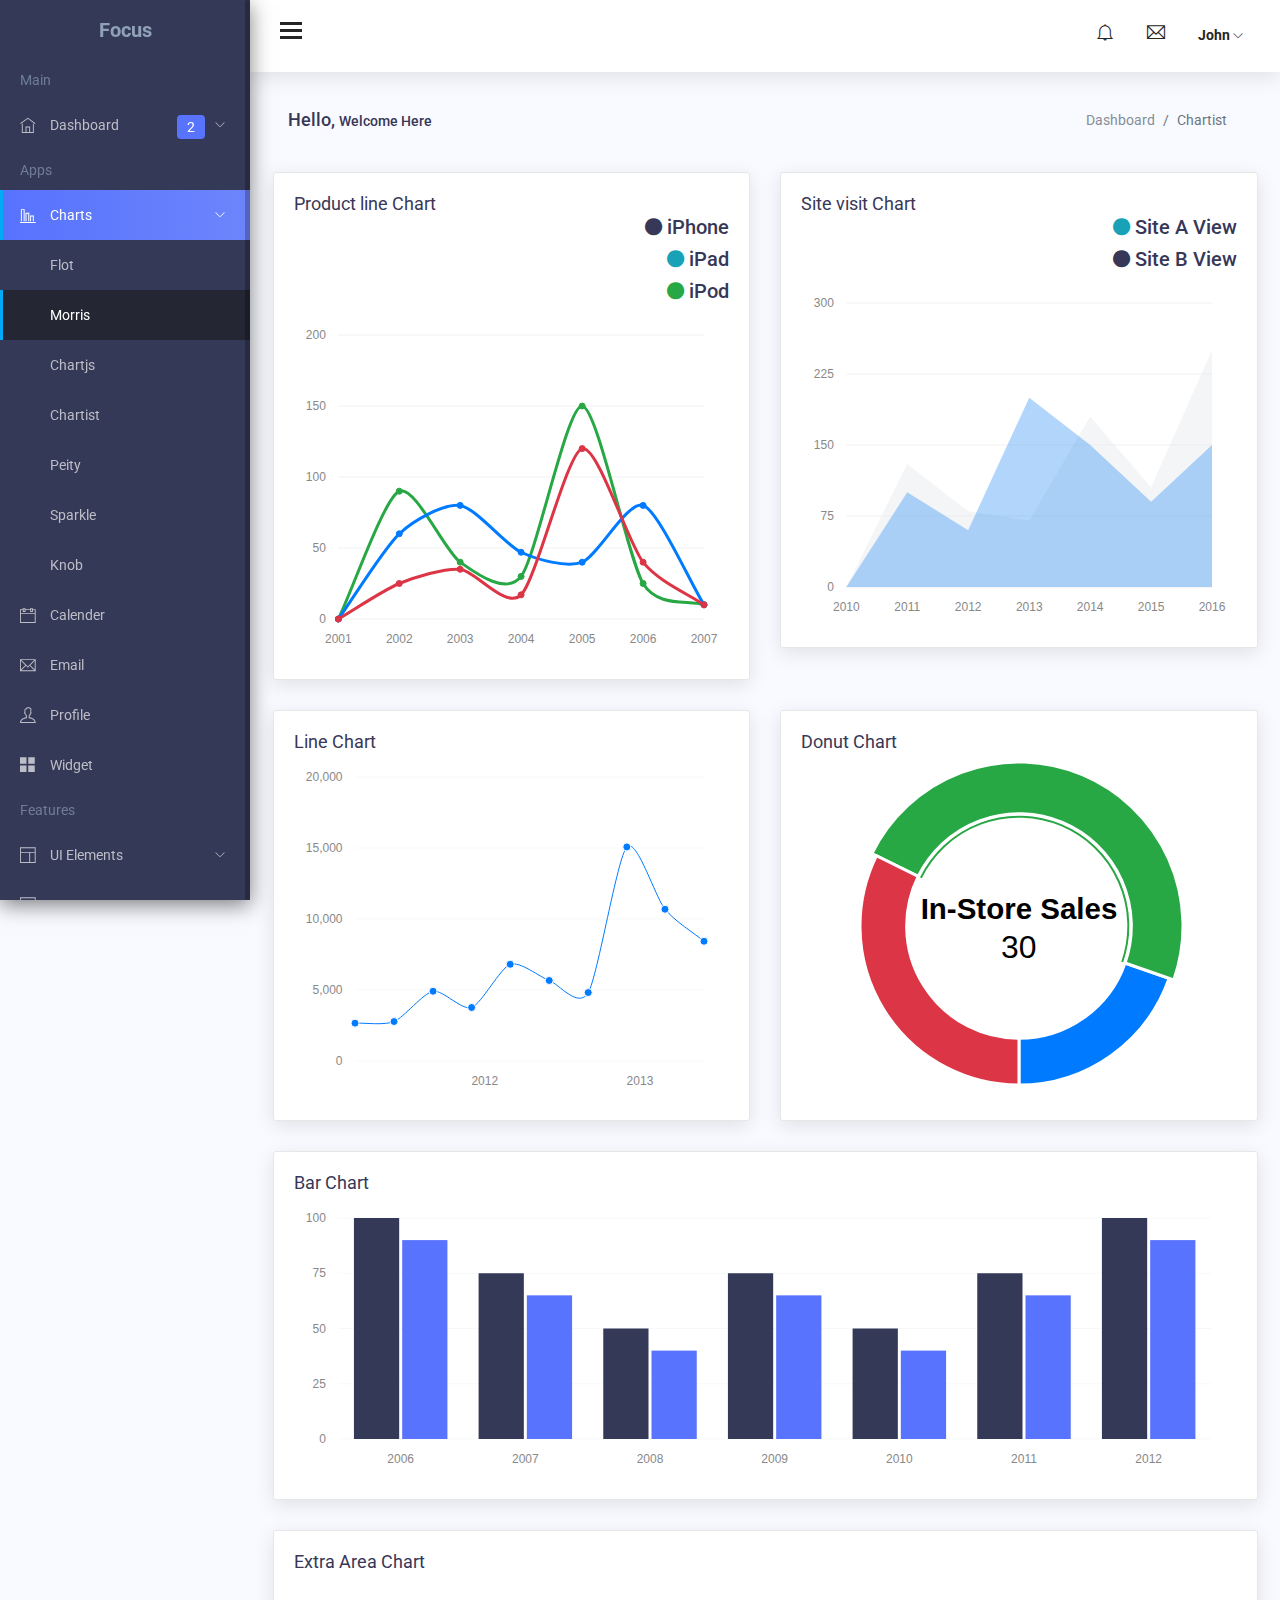
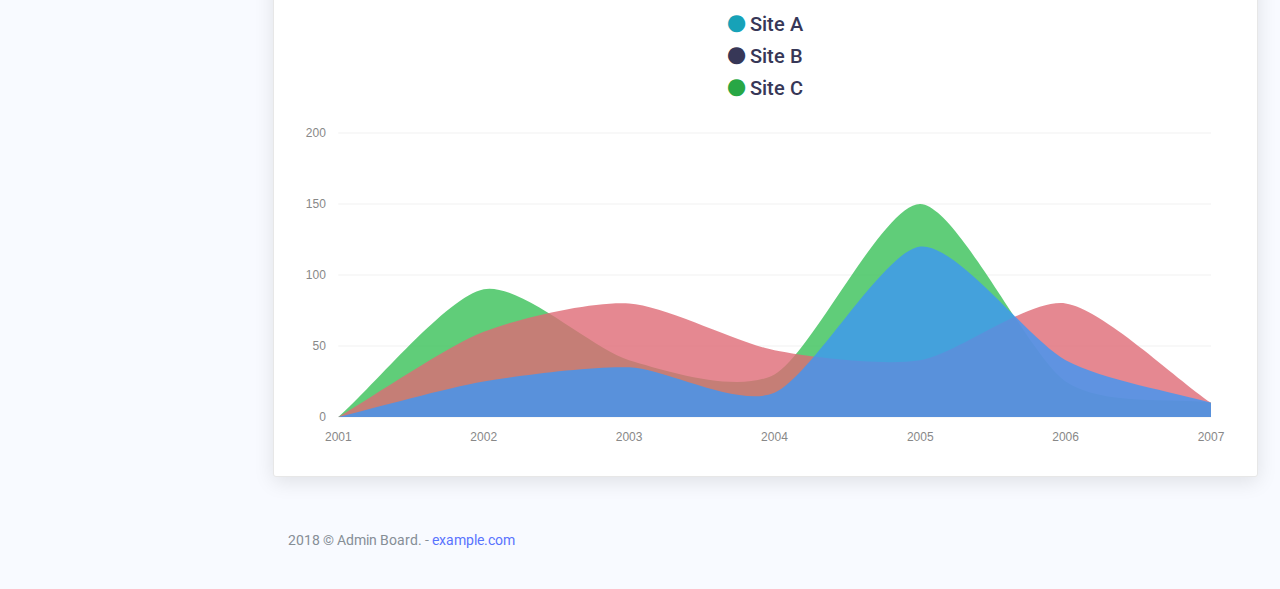
<file: chart-morris.html>
<!DOCTYPE html>
<html lang="en">

<head>
    <meta charset="utf-8">
    <meta http-equiv="X-UA-Compatible" content="IE=edge">
    <meta name="viewport" content="width=device-width, initial-scale=1">

    <title>Focus Admin: Chartist</title>

    <!-- ================= Favicon ================== -->
    <!-- Standard -->
    <link rel="shortcut icon" href="http://placehold.it/64.png/000/fff">
    <!-- Retina iPad Touch Icon-->
    <link rel="apple-touch-icon" sizes="144x144" href="http://placehold.it/144.png/000/fff">
    <!-- Retina iPhone Touch Icon-->
    <link rel="apple-touch-icon" sizes="114x114" href="http://placehold.it/114.png/000/fff">
    <!-- Standard iPad Touch Icon-->
    <link rel="apple-touch-icon" sizes="72x72" href="http://placehold.it/72.png/000/fff">
    <!-- Standard iPhone Touch Icon-->
    <link rel="apple-touch-icon" sizes="57x57" href="http://placehold.it/57.png/000/fff">

    <!-- Styles -->
    <link href="assets/css/lib/chartist/chartist.min.css" rel="stylesheet">
    <link href="assets/css/lib/font-awesome.min.css" rel="stylesheet">
    <link href="assets/css/lib/themify-icons.css" rel="stylesheet">
    <link href="assets/css/lib/menubar/sidebar.css" rel="stylesheet">
    <link href="assets/css/lib/bootstrap.min.css" rel="stylesheet">
    <link href="assets/css/lib/helper.css" rel="stylesheet">
    <link href="assets/css/style.css" rel="stylesheet">
</head>

<body>

        <div class="sidebar sidebar-hide-to-small sidebar-shrink sidebar-gestures">
            <div class="nano">
                <div class="nano-content">
                    <div class="logo"><a href="index.html"><!-- <img src="assets/images/logo.png" alt="" /> --><span>Focus</span></a></div>
                    <ul>
                        <li class="label">Main</li>
                        <li><a class="sidebar-sub-toggle"><i class="ti-home"></i> Dashboard <span class="badge badge-primary">2</span> <span class="sidebar-collapse-icon ti-angle-down"></span></a>
                            <ul>
                                <li><a href="index.html">Dashboard 1</a></li>
                                <li><a href="index1.html">Dashboard 2</a></li>
                                
                                
                                
                            </ul>
                        </li>

                        <li class="label">Apps</li>
                        <li><a class="sidebar-sub-toggle"><i class="ti-bar-chart-alt"></i>  Charts  <span class="sidebar-collapse-icon ti-angle-down"></span></a>
                            <ul>
                                <li><a href="chart-flot.html">Flot</a></li>
                                <li><a href="chart-morris.html">Morris</a></li>
                                <li><a href="chartjs.html">Chartjs</a></li>
                                <li><a href="chartist.html">Chartist</a></li>
                                <li><a href="chart-peity.html">Peity</a></li>
                                <li><a href="chart-sparkline.html">Sparkle</a></li>
                                <li><a href="chart-knob.html">Knob</a></li>
                            </ul>
                        </li>
                        <li><a href="app-event-calender.html"><i class="ti-calendar"></i> Calender </a></li>
                        <li><a href="app-email.html"><i class="ti-email"></i> Email</a></li>
                        <li><a href="app-profile.html"><i class="ti-user"></i> Profile</a></li>
                        <li><a href="app-widget-card.html"><i class="ti-layout-grid2-alt"></i> Widget</a></li>
                        <li class="label">Features</li>
                        <li><a class="sidebar-sub-toggle"><i class="ti-layout"></i> UI Elements <span class="sidebar-collapse-icon ti-angle-down"></span></a>
                            <ul>
                                <li><a href="ui-typography.html">Typography</a></li>
                                <li><a href="ui-alerts.html">Alerts</a></li>
                                
                                <li><a href="ui-button.html">Button</a></li>
                                <li><a href="ui-dropdown.html">Dropdown</a></li>
                               
                                <li><a href="ui-list-group.html">List Group</a></li>
                                
                                <li><a href="ui-progressbar.html">Progressbar</a></li>
                                <li><a href="ui-tab.html">Tab</a></li>
                                
                            </ul>
                        </li>
                        <li><a class="sidebar-sub-toggle"><i class="ti-panel"></i> Components <span class="sidebar-collapse-icon ti-angle-down"></span></a>
                            <ul>
                                <li><a href="uc-calendar.html">Calendar</a></li>
                                <li><a href="uc-carousel.html">Carousel</a></li>
                                <li><a href="uc-weather.html">Weather</a></li>
                                <li><a href="uc-datamap.html">Datamap</a></li>
                                <li><a href="uc-todo-list.html">To do</a></li>
                                <li><a href="uc-scrollable.html">Scrollable</a></li>
                                <li><a href="uc-sweetalert.html">Sweet Alert</a></li>
                                <li><a href="uc-toastr.html">Toastr</a></li>
                                <li><a href="uc-range-slider-basic.html">Basic Range Slider</a></li>
                                <li><a href="uc-range-slider-advance.html">Advance Range Slider</a></li>
                                <li><a href="uc-nestable.html">Nestable</a></li>
                                
                                <li><a href="uc-rating-bar-rating.html">Bar Rating</a></li>
                                <li><a href="uc-rating-jRate.html">jRate</a></li>
                            </ul>
                        </li>
                        <li><a class="sidebar-sub-toggle"><i class="ti-layout-grid4-alt"></i> Table <span class="sidebar-collapse-icon ti-angle-down"></span></a>
                            <ul>
                                <li><a href="table-basic.html">Basic</a></li>
                               
                                <li><a href="table-export.html">Datatable Export</a></li>
                                <li><a href="table-row-select.html">Datatable Row Select</a></li>
                                <li><a href="table-jsgrid.html">Editable </a></li>
                            </ul>
                        </li>
                        <li><a class="sidebar-sub-toggle"><i class="ti-heart"></i> Icons <span class="sidebar-collapse-icon ti-angle-down"></span></a>
                            <ul>
                                <li><a href="font-themify.html">Themify</a></li>
                            </ul>
                        </li>
                        <li><a class="sidebar-sub-toggle"><i class="ti-map"></i> Maps <span class="sidebar-collapse-icon ti-angle-down"></span></a>
                            <ul>
                                <li><a href="gmaps.html">Basic</a></li>
                                <li><a href="vector-map.html">Vector Map</a></li>
                            </ul>
                        </li>
                        <li class="label">Form</li>
                        <li><a href="form-basic.html"><i class="ti-view-list-alt"></i> Basic Form </a></li>
                        <li class="label">Extra</li>
                        <li><a class="sidebar-sub-toggle"><i class="ti-files"></i> Invoice <span class="sidebar-collapse-icon ti-angle-down"></span></a>
                            <ul>
                                <li><a href="invoice.html">Basic</a></li>
                                <li><a href="invoice-editable.html">Editable</a></li>
                            </ul>
                        </li>
                        <li><a class="sidebar-sub-toggle"><i class="ti-target"></i> Pages <span class="sidebar-collapse-icon ti-angle-down"></span></a>
                            <ul>
                                <li><a href="page-login.html">Login</a></li>
                                <li><a href="page-register.html">Register</a></li>
                                <li><a href="page-reset-password.html">Forgot password</a></li>
                            </ul>
                        </li>
                        <li><a href="../documentation/index.html"><i class="ti-file"></i> Documentation</a></li>
                        <li><a><i class="ti-close"></i> Logout</a></li>
                    </ul>
                </div>
            </div>
        </div>
        <!-- /# sidebar -->


    <div class="header">
        <div class="container-fluid">
            <div class="row">
                <div class="col-lg-12">
                    <div class="float-left">
                        <div class="hamburger sidebar-toggle">
                            <span class="line"></span>
                            <span class="line"></span>
                            <span class="line"></span>
                        </div>
                    </div>
                    <div class="float-right">
                        <div class="dropdown dib">
                            <div class="header-icon" data-toggle="dropdown">
                                <i class="ti-bell"></i>
                                <div class="drop-down dropdown-menu dropdown-menu-right">
                                    <div class="dropdown-content-heading">
                                        <span class="text-left">Recent Notifications</span>
                                    </div>
                                    <div class="dropdown-content-body">
                                        <ul>
                                            <li>
                                                <a href="#">
                                                    <img class="pull-left m-r-10 avatar-img" src="assets/images/avatar/3.jpg" alt="" />
                                                    <div class="notification-content">
                                                        <small class="notification-timestamp pull-right">02:34 PM</small>
                                                        <div class="notification-heading">Mr. John</div>
                                                        <div class="notification-text">5 members joined today </div>
                                                    </div>
                                                </a>
                                            </li>
                                            <li>
                                                <a href="#">
                                                    <img class="pull-left m-r-10 avatar-img" src="assets/images/avatar/3.jpg" alt="" />
                                                    <div class="notification-content">
                                                        <small class="notification-timestamp pull-right">02:34 PM</small>
                                                        <div class="notification-heading">Mariam</div>
                                                        <div class="notification-text">likes a photo of you</div>
                                                    </div>
                                                </a>
                                            </li>
                                            <li>
                                                <a href="#">
                                                    <img class="pull-left m-r-10 avatar-img" src="assets/images/avatar/3.jpg" alt="" />
                                                    <div class="notification-content">
                                                        <small class="notification-timestamp pull-right">02:34 PM</small>
                                                        <div class="notification-heading">Tasnim</div>
                                                        <div class="notification-text">Hi Teddy, Just wanted to let you ...</div>
                                                    </div>
                                                </a>
                                            </li>
                                            <li>
                                                <a href="#">
                                                    <img class="pull-left m-r-10 avatar-img" src="assets/images/avatar/3.jpg" alt="" />
                                                    <div class="notification-content">
                                                        <small class="notification-timestamp pull-right">02:34 PM</small>
                                                        <div class="notification-heading">Mr. John</div>
                                                        <div class="notification-text">Hi Teddy, Just wanted to let you ...</div>
                                                    </div>
                                                </a>
                                            </li>
                                            <li class="text-center">
                                                <a href="#" class="more-link">See All</a>
                                            </li>
                                        </ul>
                                    </div>
                                </div>
                            </div>
                        </div>
                        <div class="dropdown dib">
                            <div class="header-icon" data-toggle="dropdown">
                                <i class="ti-email"></i>
                                <div class="drop-down dropdown-menu dropdown-menu-right">
                                    <div class="dropdown-content-heading">
                                        <span class="text-left">2 New Messages</span>
                                        <a href="email.html">
                                            <i class="ti-pencil-alt pull-right"></i>
                                        </a>
                                    </div>
                                    <div class="dropdown-content-body">
                                        <ul>
                                            <li class="notification-unread">
                                                <a href="#">
                                                    <img class="pull-left m-r-10 avatar-img" src="assets/images/avatar/1.jpg" alt="" />
                                                    <div class="notification-content">
                                                        <small class="notification-timestamp pull-right">02:34 PM</small>
                                                        <div class="notification-heading">Michael Qin</div>
                                                        <div class="notification-text">Hi Teddy, Just wanted to let you ...</div>
                                                    </div>
                                                </a>
                                            </li>
                                            <li class="notification-unread">
                                                <a href="#">
                                                    <img class="pull-left m-r-10 avatar-img" src="assets/images/avatar/2.jpg" alt="" />
                                                    <div class="notification-content">
                                                        <small class="notification-timestamp pull-right">02:34 PM</small>
                                                        <div class="notification-heading">Mr. John</div>
                                                        <div class="notification-text">Hi Teddy, Just wanted to let you ...</div>
                                                    </div>
                                                </a>
                                            </li>
                                            <li>
                                                <a href="#">
                                                    <img class="pull-left m-r-10 avatar-img" src="assets/images/avatar/3.jpg" alt="" />
                                                    <div class="notification-content">
                                                        <small class="notification-timestamp pull-right">02:34 PM</small>
                                                        <div class="notification-heading">Michael Qin</div>
                                                        <div class="notification-text">Hi Teddy, Just wanted to let you ...</div>
                                                    </div>
                                                </a>
                                            </li>
                                            <li>
                                                <a href="#">
                                                    <img class="pull-left m-r-10 avatar-img" src="assets/images/avatar/2.jpg" alt="" />
                                                    <div class="notification-content">
                                                        <small class="notification-timestamp pull-right">02:34 PM</small>
                                                        <div class="notification-heading">Mr. John</div>
                                                        <div class="notification-text">Hi Teddy, Just wanted to let you ...</div>
                                                    </div>
                                                </a>
                                            </li>
                                            <li class="text-center">
                                                <a href="#" class="more-link">See All</a>
                                            </li>
                                        </ul>
                                    </div>
                                </div>
                            </div>
                        </div>
                        <div class="dropdown dib">
                            <div class="header-icon" data-toggle="dropdown">
                                <span class="user-avatar">John
                                    <i class="ti-angle-down f-s-10"></i>
                                </span>
                                <div class="drop-down dropdown-profile dropdown-menu dropdown-menu-right">
                                    <div class="dropdown-content-heading">
                                        <span class="text-left">Upgrade Now</span>
                                        <p class="trial-day">30 Days Trail</p>
                                    </div>
                                    <div class="dropdown-content-body">
                                        <ul>
                                            <li>
                                                <a href="#">
                                                    <i class="ti-user"></i>
                                                    <span>Profile</span>
                                                </a>
                                            </li>

                                            <li>
                                                <a href="#">
                                                    <i class="ti-email"></i>
                                                    <span>Inbox</span>
                                                </a>
                                            </li>
                                            <li>
                                                <a href="#">
                                                    <i class="ti-settings"></i>
                                                    <span>Setting</span>
                                                </a>
                                            </li>

                                            <li>
                                                <a href="#">
                                                    <i class="ti-lock"></i>
                                                    <span>Lock Screen</span>
                                                </a>
                                            </li>
                                            <li>
                                                <a href="#">
                                                    <i class="ti-power-off"></i>
                                                    <span>Logout</span>
                                                </a>
                                            </li>
                                        </ul>
                                    </div>
                                </div>
                            </div>
                        </div>
                    </div>
                </div>
            </div>
        </div>
    </div>




    <div class="content-wrap">
        <div class="main">
            <div class="container-fluid">
                <div class="row">
                    <div class="col-lg-8 p-r-0 title-margin-right">
                        <div class="page-header">
                            <div class="page-title">
                                <h1>Hello, <span>Welcome Here</span></h1>
                            </div>
                        </div>
                    </div>
                    <!-- /# column -->
                    <div class="col-lg-4 p-l-0 title-margin-left">
                        <div class="page-header">
                            <div class="page-title">
                                <ol class="breadcrumb">
                                    <li class="breadcrumb-item"><a href="#">Dashboard</a></li>
                                    <li class="breadcrumb-item active">Chartist</li>
                                </ol>
                            </div>
                        </div>
                    </div>
                    <!-- /# column -->
                </div>
                <!-- /# row -->
                <section id="main-content">
                    <div class="row">
                        <!-- column -->
                        <div class="col-lg-6">
                            <div class="card">
                                <div class="card-body">
                                    <h4 class="card-title">Product line Chart</h4>
                                    <ul class="list-inline text-right">
                                        <li>
                                            <h5><i class="fa fa-circle m-r-5 text-inverse"></i>iPhone</h5>
                                        </li>
                                        <li>
                                            <h5><i class="fa fa-circle m-r-5 text-info"></i>iPad</h5>
                                        </li>
                                        <li>
                                            <h5><i class="fa fa-circle m-r-5 text-success"></i>iPod</h5>
                                        </li>
                                    </ul>
                                    <div id="morris-area-chart"></div>
                                </div>
                            </div>
                        </div>
                        <!-- column -->
                        <!-- column -->
                        <div class="col-lg-6">
                            <div class="card">
                                <div class="card-body">
                                    <h4 class="card-title">Site visit Chart</h4>
                                    <ul class="list-inline text-right">
                                        <li>
                                            <h5><i class="fa fa-circle m-r-5 text-info"></i>Site A View</h5>
                                        </li>
                                        <li>
                                            <h5><i class="fa fa-circle m-r-5 text-inverse"></i>Site B View</h5>
                                        </li>
                                    </ul>
                                    <div id="morris-area-chart2"></div>
                                </div>
                            </div>
                        </div>
                        <!-- column -->
                        <!-- column -->
                        <div class="col-lg-6">
                            <div class="card">
                                <div class="card-body">
                                    <h4 class="card-title">Line Chart</h4>
                                    <div id="morris-line-chart"></div>
                                </div>
                            </div>
                        </div>
                        <!-- column -->
                        <!-- column -->
                        <div class="col-lg-6">
                            <div class="card">
                                <div class="card-body">
                                    <h4 class="card-title">Donut Chart</h4>
                                    <div id="morris-donut-chart"></div>
                                </div>
                            </div>
                        </div>
                        <!-- column -->
                        <!-- column -->
                        <div class="col-lg-12">
                            <div class="card">
                                <div class="card-body">
                                    <h4 class="card-title">Bar Chart</h4>
                                    <div id="morris-bar-chart"></div>
                                </div>
                            </div>
                        </div>
                        <!-- column -->
                        <!-- column -->
                        <div class="col-lg-12">
                            <div class="card">
                                <div class="card-body">
                                    <h4 class="card-title">Extra Area Chart</h4>
                                    <ul class="list-inline text-center m-t-40">
                                        <li>
                                            <h5><i class="fa fa-circle m-r-5 text-info"></i>Site A</h5>
                                        </li>
                                        <li>
                                            <h5><i class="fa fa-circle m-r-5 text-inverse"></i>Site B</h5>
                                        </li>
                                        <li>
                                            <h5><i class="fa fa-circle m-r-5 text-success"></i>Site C</h5>
                                        </li>
                                    </ul>
                                    <div id="extra-area-chart"></div>
                                </div>
                            </div>
                        </div>
                        <!-- column -->
                    </div>
                    <div class="row">
                        <div class="col-lg-12">
                            <div class="footer">
                                <p>2018 © Admin Board. - <a href="#">example.com</a></p>
                            </div>
                        </div>
                    </div>
                </section>
            </div>
        </div>
    </div>

    
    <!-- jquery vendor -->
    <script src="assets/js/lib/jquery.min.js"></script>
    <script src="assets/js/lib/jquery.nanoscroller.min.js"></script>
    <!-- nano scroller -->
    <script src="assets/js/lib/menubar/sidebar.js"></script>
    <script src="assets/js/lib/preloader/pace.min.js"></script>
    <!-- sidebar -->
    
    <!-- bootstrap -->


    <script src="assets/js/lib/morris-chart/raphael-min.js"></script>
    <script src="assets/js/lib/morris-chart/morris.js"></script>
    <script src="assets/js/lib/morris-chart/morris-init.js"></script>
    <script src="assets/js/lib/bootstrap.min.js"></script><script src="assets/js/scripts.js"></script>
    <!-- scripit init-->

</body>

</html>
</file>
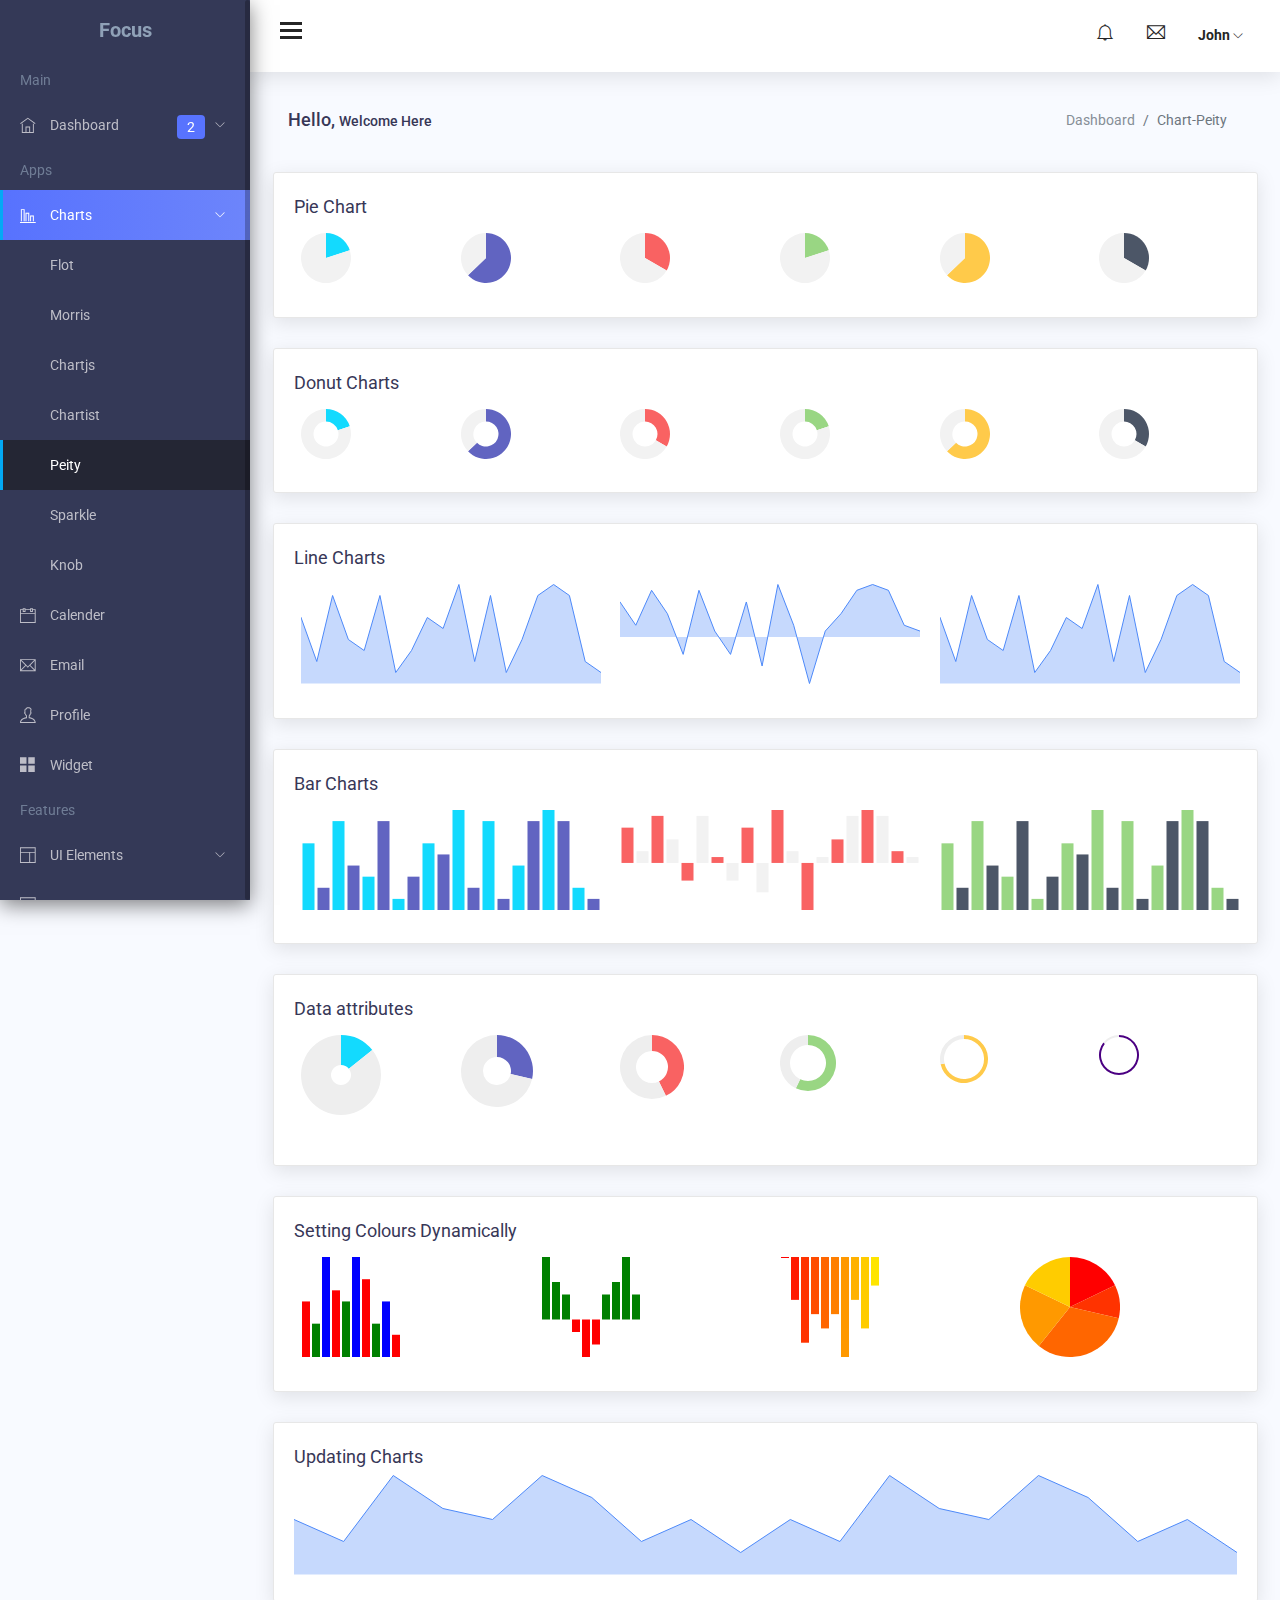
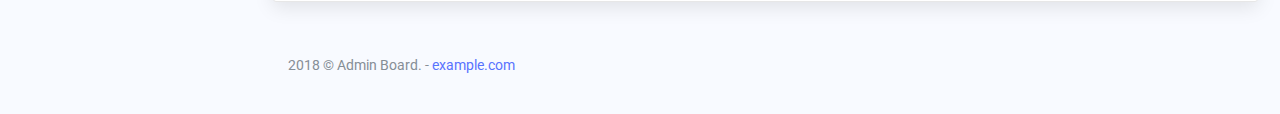
<file: chart-peity.html>
<!DOCTYPE html>
<html lang="en">

  <head>
    <meta charset="utf-8">
    <meta http-equiv="X-UA-Compatible" content="IE=edge">
    <meta name="viewport" content="width=device-width, initial-scale=1">

    <title>Focus Admin: Peity Chart</title>

    <!-- ================= Favicon ================== -->
    <!-- Standard -->
    <link rel="shortcut icon" href="http://placehold.it/64.png/000/fff">
    <!-- Retina iPad Touch Icon-->
    <link rel="apple-touch-icon" sizes="144x144" href="http://placehold.it/144.png/000/fff">
    <!-- Retina iPhone Touch Icon-->
    <link rel="apple-touch-icon" sizes="114x114" href="http://placehold.it/114.png/000/fff">
    <!-- Standard iPad Touch Icon-->
    <link rel="apple-touch-icon" sizes="72x72" href="http://placehold.it/72.png/000/fff">
    <!-- Standard iPhone Touch Icon-->
    <link rel="apple-touch-icon" sizes="57x57" href="http://placehold.it/57.png/000/fff">

    <!-- Styles -->
    <link href="assets/css/lib/font-awesome.min.css" rel="stylesheet">
    <link href="assets/css/lib/themify-icons.css" rel="stylesheet">
    <link href="assets/css/lib/menubar/sidebar.css" rel="stylesheet">
    <link href="assets/css/lib/bootstrap.min.css" rel="stylesheet">
    
    <link href="assets/css/lib/helper.css" rel="stylesheet">
    <link href="assets/css/style.css" rel="stylesheet">


  </head>

  <body>

    <div class="sidebar sidebar-hide-to-small sidebar-shrink sidebar-gestures">
      <div class="nano">
        <div class="nano-content">
          <div class="logo"><a href="index.html"><!-- <img src="assets/images/logo.png" alt="" /> --><span>Focus</span></a></div>
          <ul>
            <li class="label">Main</li>
            <li><a class="sidebar-sub-toggle"><i class="ti-home"></i> Dashboard <span class="badge badge-primary">2</span> <span class="sidebar-collapse-icon ti-angle-down"></span></a>
              <ul>
                <li><a href="index.html">Dashboard 1</a></li>
                <li><a href="index1.html">Dashboard 2</a></li>
                
                
                
              </ul>
            </li>

            <li class="label">Apps</li>
            <li><a class="sidebar-sub-toggle"><i class="ti-bar-chart-alt"></i>  Charts  <span class="sidebar-collapse-icon ti-angle-down"></span></a>
              <ul>
                <li><a href="chart-flot.html">Flot</a></li>
                <li><a href="chart-morris.html">Morris</a></li>
                <li><a href="chartjs.html">Chartjs</a></li>
                <li><a href="chartist.html">Chartist</a></li>
                <li><a href="chart-peity.html">Peity</a></li>
                <li><a href="chart-sparkline.html">Sparkle</a></li>
                <li><a href="chart-knob.html">Knob</a></li>
              </ul>
            </li>
            <li><a href="app-event-calender.html"><i class="ti-calendar"></i> Calender </a></li>
            <li><a href="app-email.html"><i class="ti-email"></i> Email</a></li>
            <li><a href="app-profile.html"><i class="ti-user"></i> Profile</a></li>
            <li><a href="app-widget-card.html"><i class="ti-layout-grid2-alt"></i> Widget</a></li>
            <li class="label">Features</li>
            <li><a class="sidebar-sub-toggle"><i class="ti-layout"></i> UI Elements <span class="sidebar-collapse-icon ti-angle-down"></span></a>
              <ul>
                <li><a href="ui-typography.html">Typography</a></li>
                <li><a href="ui-alerts.html">Alerts</a></li>

                <li><a href="ui-button.html">Button</a></li>
                <li><a href="ui-dropdown.html">Dropdown</a></li>

                <li><a href="ui-list-group.html">List Group</a></li>

                <li><a href="ui-progressbar.html">Progressbar</a></li>
                <li><a href="ui-tab.html">Tab</a></li>

              </ul>
            </li>
            <li><a class="sidebar-sub-toggle"><i class="ti-panel"></i> Components <span class="sidebar-collapse-icon ti-angle-down"></span></a>
              <ul>
                <li><a href="uc-calendar.html">Calendar</a></li>
                <li><a href="uc-carousel.html">Carousel</a></li>
                <li><a href="uc-weather.html">Weather</a></li>
                <li><a href="uc-datamap.html">Datamap</a></li>
                <li><a href="uc-todo-list.html">To do</a></li>
                <li><a href="uc-scrollable.html">Scrollable</a></li>
                <li><a href="uc-sweetalert.html">Sweet Alert</a></li>
                <li><a href="uc-toastr.html">Toastr</a></li>
                <li><a href="uc-range-slider-basic.html">Basic Range Slider</a></li>
                <li><a href="uc-range-slider-advance.html">Advance Range Slider</a></li>
                <li><a href="uc-nestable.html">Nestable</a></li>

                <li><a href="uc-rating-bar-rating.html">Bar Rating</a></li>
                <li><a href="uc-rating-jRate.html">jRate</a></li>
              </ul>
            </li>
            <li><a class="sidebar-sub-toggle"><i class="ti-layout-grid4-alt"></i> Table <span class="sidebar-collapse-icon ti-angle-down"></span></a>
              <ul>
                <li><a href="table-basic.html">Basic</a></li>

                <li><a href="table-export.html">Datatable Export</a></li>
                <li><a href="table-row-select.html">Datatable Row Select</a></li>
                <li><a href="table-jsgrid.html">Editable </a></li>
              </ul>
            </li>
            <li><a class="sidebar-sub-toggle"><i class="ti-heart"></i> Icons <span class="sidebar-collapse-icon ti-angle-down"></span></a>
              <ul>
                <li><a href="font-themify.html">Themify</a></li>
              </ul>
            </li>
            <li><a class="sidebar-sub-toggle"><i class="ti-map"></i> Maps <span class="sidebar-collapse-icon ti-angle-down"></span></a>
              <ul>
                <li><a href="gmaps.html">Basic</a></li>
                <li><a href="vector-map.html">Vector Map</a></li>
              </ul>
            </li>
            <li class="label">Form</li>
            <li><a href="form-basic.html"><i class="ti-view-list-alt"></i> Basic Form </a></li>
            <li class="label">Extra</li>
            <li><a class="sidebar-sub-toggle"><i class="ti-files"></i> Invoice <span class="sidebar-collapse-icon ti-angle-down"></span></a>
              <ul>
                <li><a href="invoice.html">Basic</a></li>
                <li><a href="invoice-editable.html">Editable</a></li>
              </ul>
            </li>
            <li><a class="sidebar-sub-toggle"><i class="ti-target"></i> Pages <span class="sidebar-collapse-icon ti-angle-down"></span></a>
              <ul>
                <li><a href="page-login.html">Login</a></li>
                <li><a href="page-register.html">Register</a></li>
                <li><a href="page-reset-password.html">Forgot password</a></li>
              </ul>
            </li>
            <li><a href="../documentation/index.html"><i class="ti-file"></i> Documentation</a></li>
            <li><a><i class="ti-close"></i> Logout</a></li>
          </ul>
        </div>
      </div>
    </div>
    <!-- /# sidebar -->


    <div class="header">
        <div class="container-fluid">
            <div class="row">
                <div class="col-lg-12">
                    <div class="float-left">
                        <div class="hamburger sidebar-toggle">
                            <span class="line"></span>
                            <span class="line"></span>
                            <span class="line"></span>
                        </div>
                    </div>
                    <div class="float-right">
                        <div class="dropdown dib">
                            <div class="header-icon" data-toggle="dropdown">
                                <i class="ti-bell"></i>
                                <div class="drop-down dropdown-menu dropdown-menu-right">
                                    <div class="dropdown-content-heading">
                                        <span class="text-left">Recent Notifications</span>
                                    </div>
                                    <div class="dropdown-content-body">
                                        <ul>
                                            <li>
                                                <a href="#">
                                                    <img class="pull-left m-r-10 avatar-img" src="assets/images/avatar/3.jpg" alt="" />
                                                    <div class="notification-content">
                                                        <small class="notification-timestamp pull-right">02:34 PM</small>
                                                        <div class="notification-heading">Mr. John</div>
                                                        <div class="notification-text">5 members joined today </div>
                                                    </div>
                                                </a>
                                            </li>
                                            <li>
                                                <a href="#">
                                                    <img class="pull-left m-r-10 avatar-img" src="assets/images/avatar/3.jpg" alt="" />
                                                    <div class="notification-content">
                                                        <small class="notification-timestamp pull-right">02:34 PM</small>
                                                        <div class="notification-heading">Mariam</div>
                                                        <div class="notification-text">likes a photo of you</div>
                                                    </div>
                                                </a>
                                            </li>
                                            <li>
                                                <a href="#">
                                                    <img class="pull-left m-r-10 avatar-img" src="assets/images/avatar/3.jpg" alt="" />
                                                    <div class="notification-content">
                                                        <small class="notification-timestamp pull-right">02:34 PM</small>
                                                        <div class="notification-heading">Tasnim</div>
                                                        <div class="notification-text">Hi Teddy, Just wanted to let you ...</div>
                                                    </div>
                                                </a>
                                            </li>
                                            <li>
                                                <a href="#">
                                                    <img class="pull-left m-r-10 avatar-img" src="assets/images/avatar/3.jpg" alt="" />
                                                    <div class="notification-content">
                                                        <small class="notification-timestamp pull-right">02:34 PM</small>
                                                        <div class="notification-heading">Mr. John</div>
                                                        <div class="notification-text">Hi Teddy, Just wanted to let you ...</div>
                                                    </div>
                                                </a>
                                            </li>
                                            <li class="text-center">
                                                <a href="#" class="more-link">See All</a>
                                            </li>
                                        </ul>
                                    </div>
                                </div>
                            </div>
                        </div>
                        <div class="dropdown dib">
                            <div class="header-icon" data-toggle="dropdown">
                                <i class="ti-email"></i>
                                <div class="drop-down dropdown-menu dropdown-menu-right">
                                    <div class="dropdown-content-heading">
                                        <span class="text-left">2 New Messages</span>
                                        <a href="email.html">
                                            <i class="ti-pencil-alt pull-right"></i>
                                        </a>
                                    </div>
                                    <div class="dropdown-content-body">
                                        <ul>
                                            <li class="notification-unread">
                                                <a href="#">
                                                    <img class="pull-left m-r-10 avatar-img" src="assets/images/avatar/1.jpg" alt="" />
                                                    <div class="notification-content">
                                                        <small class="notification-timestamp pull-right">02:34 PM</small>
                                                        <div class="notification-heading">Michael Qin</div>
                                                        <div class="notification-text">Hi Teddy, Just wanted to let you ...</div>
                                                    </div>
                                                </a>
                                            </li>
                                            <li class="notification-unread">
                                                <a href="#">
                                                    <img class="pull-left m-r-10 avatar-img" src="assets/images/avatar/2.jpg" alt="" />
                                                    <div class="notification-content">
                                                        <small class="notification-timestamp pull-right">02:34 PM</small>
                                                        <div class="notification-heading">Mr. John</div>
                                                        <div class="notification-text">Hi Teddy, Just wanted to let you ...</div>
                                                    </div>
                                                </a>
                                            </li>
                                            <li>
                                                <a href="#">
                                                    <img class="pull-left m-r-10 avatar-img" src="assets/images/avatar/3.jpg" alt="" />
                                                    <div class="notification-content">
                                                        <small class="notification-timestamp pull-right">02:34 PM</small>
                                                        <div class="notification-heading">Michael Qin</div>
                                                        <div class="notification-text">Hi Teddy, Just wanted to let you ...</div>
                                                    </div>
                                                </a>
                                            </li>
                                            <li>
                                                <a href="#">
                                                    <img class="pull-left m-r-10 avatar-img" src="assets/images/avatar/2.jpg" alt="" />
                                                    <div class="notification-content">
                                                        <small class="notification-timestamp pull-right">02:34 PM</small>
                                                        <div class="notification-heading">Mr. John</div>
                                                        <div class="notification-text">Hi Teddy, Just wanted to let you ...</div>
                                                    </div>
                                                </a>
                                            </li>
                                            <li class="text-center">
                                                <a href="#" class="more-link">See All</a>
                                            </li>
                                        </ul>
                                    </div>
                                </div>
                            </div>
                        </div>
                        <div class="dropdown dib">
                            <div class="header-icon" data-toggle="dropdown">
                                <span class="user-avatar">John
                                    <i class="ti-angle-down f-s-10"></i>
                                </span>
                                <div class="drop-down dropdown-profile dropdown-menu dropdown-menu-right">
                                    <div class="dropdown-content-heading">
                                        <span class="text-left">Upgrade Now</span>
                                        <p class="trial-day">30 Days Trail</p>
                                    </div>
                                    <div class="dropdown-content-body">
                                        <ul>
                                            <li>
                                                <a href="#">
                                                    <i class="ti-user"></i>
                                                    <span>Profile</span>
                                                </a>
                                            </li>

                                            <li>
                                                <a href="#">
                                                    <i class="ti-email"></i>
                                                    <span>Inbox</span>
                                                </a>
                                            </li>
                                            <li>
                                                <a href="#">
                                                    <i class="ti-settings"></i>
                                                    <span>Setting</span>
                                                </a>
                                            </li>

                                            <li>
                                                <a href="#">
                                                    <i class="ti-lock"></i>
                                                    <span>Lock Screen</span>
                                                </a>
                                            </li>
                                            <li>
                                                <a href="#">
                                                    <i class="ti-power-off"></i>
                                                    <span>Logout</span>
                                                </a>
                                            </li>
                                        </ul>
                                    </div>
                                </div>
                            </div>
                        </div>
                    </div>
                </div>
            </div>
        </div>
    </div>





    <div class="content-wrap">
      <div class="main">
        <div class="container-fluid">
          <div class="row">
            <div class="col-lg-8 p-r-0 title-margin-right">
              <div class="page-header">
                <div class="page-title">
                  <h1>Hello, <span>Welcome Here</span></h1>
                </div>
              </div>
            </div>
            <!-- /# column -->
            <div class="col-lg-4 p-l-0 title-margin-left">
              <div class="page-header">
                <div class="page-title">
                  <ol class="breadcrumb">
                    <li class="breadcrumb-item"><a href="#">Dashboard</a></li>
                    <li class="breadcrumb-item active">Chart-Peity</li>
                  </ol>
                </div>
              </div>
            </div>
            <!-- /# column -->
          </div>
          <!-- /# row -->
          <section id="main-content">
            <div class="row">
              <div class="col-lg-12">
                <div class="card nestable-cart">
                  <div class="card-title">
                    <h4>Pie Chart</h4>
                    <div class="card-title-right-icon">
                      <ul>

                      </ul>
                    </div>
                  </div>
                  <div class="card-body">
                    <div class="row">
                      <div class="col-lg-2">
                        <span class="pie" data-peity='{ "fill": ["#13dafe", "#f2f2f2"]}'>1/5</span>
                      </div>
                      <div class="col-lg-2">
                        <span class="pie" data-peity='{ "fill": ["#6164C1", "#f2f2f2"]}'>226/360</span>
                      </div>
                      <div class="col-lg-2">
                        <span class="pie" data-peity='{ "fill": ["#F96262", "#f2f2f2"]}'>0.52/1.561</span>
                      </div>
                      <div class="col-lg-2">
                        <span class="pie" data-peity='{ "fill": ["#99D683", "#f2f2f2"]}'>1,4</span>
                      </div>
                      <div class="col-lg-2">
                        <span class="pie" data-peity='{ "fill": ["#FFCA4A", "#f2f2f2"]}'>226,134</span>
                      </div>
                      <div class="col-lg-2">
                        <span class="pie" data-peity='{ "fill": ["#4C5667", "#f2f2f2"]}'>0.52,1.041</span>
                      </div>
                    </div>
                  </div>
                </div>
                <!-- /# card -->
              </div>
              <!-- /# column -->
            </div>
            <!-- /# row -->
            <div class="row">
              <div class="col-lg-12">
                <div class="card nestable-cart">
                  <div class="card-title">
                    <h4>Donut Charts</h4>
                    <div class="card-title-right-icon">
                      <ul>

                      </ul>
                    </div>
                  </div>
                  <div class="card-body">
                    <div class="row">
                      <div class="col-lg-2">
                        <span class="donut" data-peity='{ "fill": ["#13DAFE", "#f2f2f2"]}'>1/5</span>
                      </div>
                      <div class="col-lg-2">
                        <span class="donut" data-peity='{ "fill": ["#6164C1", "#f2f2f2"]}'>226/360</span>
                      </div>
                      <div class="col-lg-2">
                        <span class="donut" data-peity='{ "fill": ["#F96262", "#f2f2f2"]}'>0.52/1.561</span>
                      </div>
                      <div class="col-lg-2">
                        <span class="donut" data-peity='{ "fill": ["#99D683", "#f2f2f2"]}'>1,4</span>
                      </div>
                      <div class="col-lg-2">
                        <span class="donut" data-peity='{ "fill": ["#FFCA4A", "#f2f2f2"]}'>226,134</span>
                      </div>
                      <div class="col-lg-2">
                        <span class="donut" data-peity='{ "fill": ["#4C5667", "#f2f2f2"]}'>0.52,1.041</span>
                      </div>
                    </div>
                  </div>
                </div>
                <!-- /# card -->
              </div>
              <!-- /# column -->
            </div>
            <!-- /# row -->
            <div class="row">
              <div class="col-lg-12">
                <div class="card nestable-cart">
                  <div class="card-title">
                    <h4>Line Charts</h4>
                    <div class="card-title-right-icon">
                      <ul>

                      </ul>
                    </div>
                  </div>
                  <div class="card-body">
                    <div class="row">
                      <div class="col-lg-4">
                        <span class="peity-line" data-width="100%">6,2,8,4,3,8,1,3,6,5,9,2,8,1,4,8,9,8,2,1</span>
                      </div>
                      <div class="col-lg-4">
                        <span class="peity-line" data-width="100%">6,2,8,4,-3,8,1,-3,6,-5,9,2,-8,1,4,8,9,8,2,1</span>
                      </div>
                      <div class="col-lg-4">
                        <span class="peity-line" data-width="100%">6,2,8,4,3,8,1,3,6,5,9,2,8,1,4,8,9,8,2,1</span>
                      </div>
                    </div>
                  </div>
                </div>
                <!-- /# card -->
              </div>
              <!-- /# column -->
            </div>
            <!-- /# row -->
            <div class="row">
              <div class="col-lg-12">
                <div class="card nestable-cart">
                  <div class="card-title">
                    <h4>Bar Charts</h4>
                    <div class="card-title-right-icon">
                      <ul>

                      </ul>
                    </div>
                  </div>
                  <div class="card-body">
                    <div class="row">
                      <div class="col-lg-4">
                        <span class="bar" data-peity='{ "fill": ["#13DAFE", "#6164C1"]}'>6,2,8,4,3,8,1,3,6,5,9,2,8,1,4,8,9,8,2,1</span>
                      </div>
                      <div class="col-lg-4">
                        <span class="bar" data-peity='{ "fill": ["#F96262", "#f2f2f2"]}'>6,2,8,4,-3,8,1,-3,6,-5,9,2,-8,1,4,8,9,8,2,1</span>
                      </div>
                      <div class="col-lg-4">
                        <span class="bar" data-peity='{ "fill": ["#99D683", "#4C5667"]}'>6,2,8,4,3,8,1,3,6,5,9,2,8,1,4,8,9,8,2,1</span>
                      </div>
                    </div>
                  </div>
                </div>
                <!-- /# card -->
              </div>
              <!-- /# column -->
            </div>
            <!-- /# row -->
            <div class="row">
              <div class="col-lg-12">
                <div class="card nestable-cart">
                  <div class="card-title">
                    <h4>Data attributes</h4>
                    <div class="card-title-right-icon">
                      <ul>

                      </ul>
                    </div>
                  </div>
                  <div class="card-body">
                    <div class="row">
                      <div class="col-lg-2">
                        <p class="data-attributes">
                          <span data-peity='{ "fill": ["#13DAFE", "#eeeeee"],    "innerRadius": 10, "radius": 40 }'>1/7</span>
                        </p>
                      </div>
                      <div class="col-lg-2">
                        <p class="data-attributes">
                          <span data-peity='{ "fill": ["#6164C1", "#eeeeee"], "innerRadius": 14, "radius": 36 }'>2/7</span>
                        </p>
                      </div>
                      <div class="col-lg-2">
                        <p class="data-attributes">
                          <span data-peity='{ "fill": ["#F96262", "#eeeeee"], "innerRadius": 16, "radius": 32 }'>3/7</span>
                        </p>
                      </div>
                      <div class="col-lg-2">
                        <p class="data-attributes">
                          <span data-peity='{ "fill": ["#99D683", "#eeeeee"],  "innerRadius": 18, "radius": 28 }'>4/7</span>
                        </p>
                      </div>
                      <div class="col-lg-2">
                        <p class="data-attributes">
                          <span data-peity='{ "fill": ["#FFCA4A", "#eeeeee"],   "innerRadius": 20, "radius": 24 }'>5/7</span>
                        </p>
                      </div>
                      <div class="col-lg-2">
                        <p class="data-attributes">
                          <span data-peity='{ "fill": ["indigo", "#eeeeee"], "innerRadius": 18, "radius": 20 }'>6/7</span>
                        </p>
                      </div>
                    </div>
                  </div>
                </div>
                <!-- /# card -->
              </div>
              <!-- /# column -->
            </div>
            <!-- /# row -->
            <div class="row">
              <div class="col-lg-12">
                <div class="card nestable-cart">
                  <div class="card-title">
                    <h4>Setting Colours Dynamically</h4>
                    <div class="card-title-right-icon">
                      <ul>

                      </ul>
                    </div>
                  </div>
                  <div class="card-body">
                    <div class="row">
                      <div class="col-lg-3">
                        <span class="bar-colours-1">5,3,9,6,5,9,7,3,5,2</span>
                      </div>
                      <div class="col-lg-3">
                        <span class="bar-colours-2">5,3,2,-1,-3,-2,2,3,5,2</span>
                      </div>
                      <div class="col-lg-3">
                        <span class="bar-colours-3">0,-3,-6,-4,-5,-4,-7,-3,-5,-2</span>
                      </div>
                      <div class="col-lg-3">
                        <span class="pie-colours-2">5,3,9,6,5</span>
                      </div>
                    </div>
                  </div>
                </div>
                <!-- /# card -->
              </div>
              <!-- /# column -->
            </div>
            <!-- /# row -->
            <div class="row">
              <div class="col-lg-12">
                <div class="card nestable-cart">
                  <div class="card-title">
                    <h4>Updating Charts</h4>
                    <div class="card-title-right-icon">
                      <ul>

                      </ul>
                    </div>
                  </div>
                  <div class="card-body">
                    <span class="updating-chart">5,3,9,6,5,9,7,3,5,2,5,3,9,6,5,9,7,3,5,2</span>
                  </div>
                </div>
                <!-- /# card -->
              </div>
              <!-- /# column -->
            </div>
            <!-- /# row -->


            <div class="row">
              <div class="col-lg-12">
                <div class="footer">
                  <p>2018 © Admin Board. - <a href="#">example.com</a></p>
                </div>
              </div>
            </div>
          </section>
        </div>
      </div>
    </div>



    <div id="search">
      <button type="button" class="close">×</button>
      <form>
        <input type="search" value="" placeholder="type keyword(s) here" />
        <button type="submit" class="btn btn-primary">Search</button>
      </form>
    </div>
    <!-- jquery vendor -->
    <script src="assets/js/lib/jquery.min.js"></script>
    <script src="assets/js/lib/jquery.nanoscroller.min.js"></script>
    <!-- nano scroller -->
    <script src="assets/js/lib/menubar/sidebar.js"></script>
    <script src="assets/js/lib/preloader/pace.min.js"></script>
    <!-- sidebar -->
    <script src="assets/js/lib/bootstrap.min.js">
      

    </script>
    <!-- bootstrap -->



    <script src="assets/js/lib/peitychart/jquery.peity.min.js"></script>
    <script src="assets/js/lib/peitychart/peitychart.init.js"></script>
    <!-- scripit init-->

    <script src="assets/js/lib/bootstrap.min.js"></script><script src="assets/js/scripts.js"></script>
    <!-- scripit init-->


  </body>

</html>
</file>
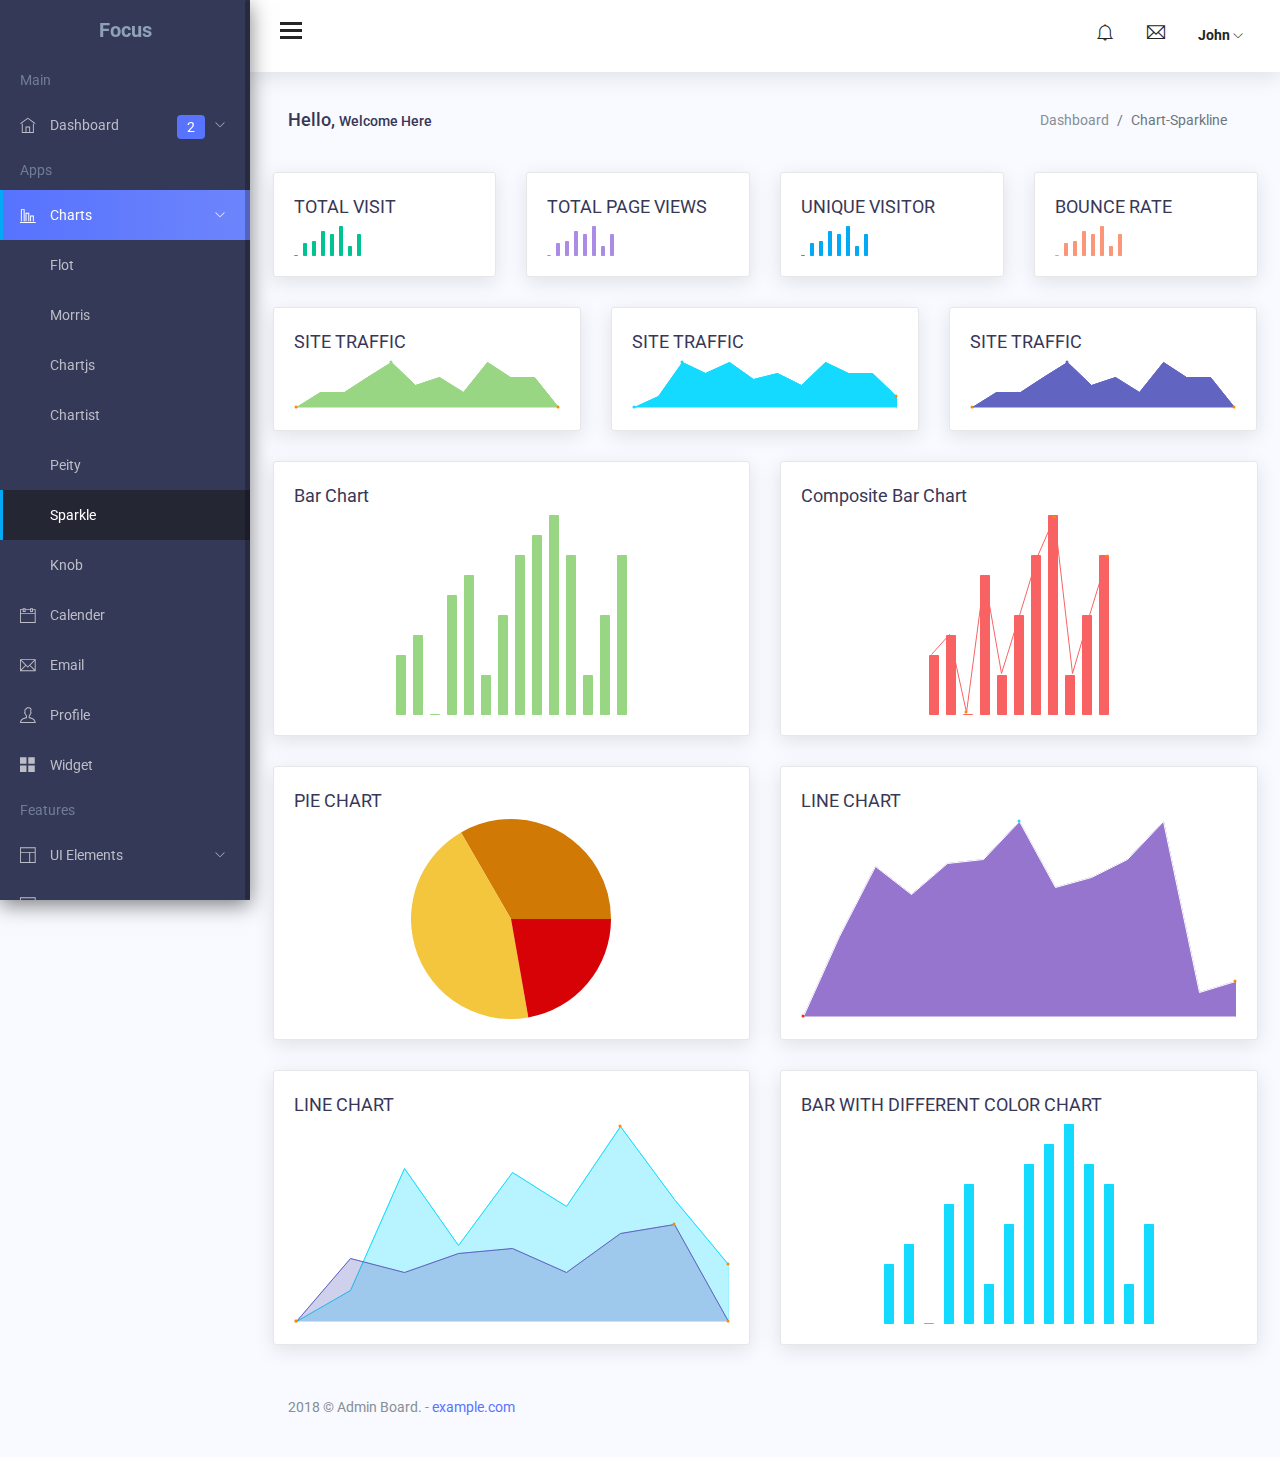
<file: chart-sparkline.html>
<!DOCTYPE html>
<html lang="en">

  <head>
    <meta charset="utf-8">
    <meta http-equiv="X-UA-Compatible" content="IE=edge">
    <meta name="viewport" content="width=device-width, initial-scale=1">

    <title>Focus Admin: Sparkline Chart</title>

    <!-- ================= Favicon ================== -->
    <!-- Standard -->
    <link rel="shortcut icon" href="http://placehold.it/64.png/000/fff">
    <!-- Retina iPad Touch Icon-->
    <link rel="apple-touch-icon" sizes="144x144" href="http://placehold.it/144.png/000/fff">
    <!-- Retina iPhone Touch Icon-->
    <link rel="apple-touch-icon" sizes="114x114" href="http://placehold.it/114.png/000/fff">
    <!-- Standard iPad Touch Icon-->
    <link rel="apple-touch-icon" sizes="72x72" href="http://placehold.it/72.png/000/fff">
    <!-- Standard iPhone Touch Icon-->
    <link rel="apple-touch-icon" sizes="57x57" href="http://placehold.it/57.png/000/fff">

    <!-- Styles -->
    <link href="assets/css/lib/font-awesome.min.css" rel="stylesheet">
    <link href="assets/css/lib/themify-icons.css" rel="stylesheet">
    <link href="assets/css/lib/menubar/sidebar.css" rel="stylesheet">
    <link href="assets/css/lib/bootstrap.min.css" rel="stylesheet">
    
    <link href="assets/css/lib/helper.css" rel="stylesheet">
    <link href="assets/css/style.css" rel="stylesheet">


    <style type="text/css">


    </style>
  </head>

  <body>

    <div class="sidebar sidebar-hide-to-small sidebar-shrink sidebar-gestures">
      <div class="nano">
        <div class="nano-content">
          <div class="logo"><a href="index.html"><!-- <img src="assets/images/logo.png" alt="" /> --><span>Focus</span></a></div>
          <ul>
            <li class="label">Main</li>
            <li><a class="sidebar-sub-toggle"><i class="ti-home"></i> Dashboard <span class="badge badge-primary">2</span> <span class="sidebar-collapse-icon ti-angle-down"></span></a>
              <ul>
                <li><a href="index.html">Dashboard 1</a></li>
                <li><a href="index1.html">Dashboard 2</a></li>
                
                
                
              </ul>
            </li>

            <li class="label">Apps</li>
            <li><a class="sidebar-sub-toggle"><i class="ti-bar-chart-alt"></i>  Charts  <span class="sidebar-collapse-icon ti-angle-down"></span></a>
              <ul>
                <li><a href="chart-flot.html">Flot</a></li>
                <li><a href="chart-morris.html">Morris</a></li>
                <li><a href="chartjs.html">Chartjs</a></li>
                <li><a href="chartist.html">Chartist</a></li>
                <li><a href="chart-peity.html">Peity</a></li>
                <li><a href="chart-sparkline.html">Sparkle</a></li>
                <li><a href="chart-knob.html">Knob</a></li>
              </ul>
            </li>
            <li><a href="app-event-calender.html"><i class="ti-calendar"></i> Calender </a></li>
            <li><a href="app-email.html"><i class="ti-email"></i> Email</a></li>
            <li><a href="app-profile.html"><i class="ti-user"></i> Profile</a></li>
            <li><a href="app-widget-card.html"><i class="ti-layout-grid2-alt"></i> Widget</a></li>
            <li class="label">Features</li>
            <li><a class="sidebar-sub-toggle"><i class="ti-layout"></i> UI Elements <span class="sidebar-collapse-icon ti-angle-down"></span></a>
              <ul>
                <li><a href="ui-typography.html">Typography</a></li>
                <li><a href="ui-alerts.html">Alerts</a></li>

                <li><a href="ui-button.html">Button</a></li>
                <li><a href="ui-dropdown.html">Dropdown</a></li>

                <li><a href="ui-list-group.html">List Group</a></li>

                <li><a href="ui-progressbar.html">Progressbar</a></li>
                <li><a href="ui-tab.html">Tab</a></li>

              </ul>
            </li>
            <li><a class="sidebar-sub-toggle"><i class="ti-panel"></i> Components <span class="sidebar-collapse-icon ti-angle-down"></span></a>
              <ul>
                <li><a href="uc-calendar.html">Calendar</a></li>
                <li><a href="uc-carousel.html">Carousel</a></li>
                <li><a href="uc-weather.html">Weather</a></li>
                <li><a href="uc-datamap.html">Datamap</a></li>
                <li><a href="uc-todo-list.html">To do</a></li>
                <li><a href="uc-scrollable.html">Scrollable</a></li>
                <li><a href="uc-sweetalert.html">Sweet Alert</a></li>
                <li><a href="uc-toastr.html">Toastr</a></li>
                <li><a href="uc-range-slider-basic.html">Basic Range Slider</a></li>
                <li><a href="uc-range-slider-advance.html">Advance Range Slider</a></li>
                <li><a href="uc-nestable.html">Nestable</a></li>

                <li><a href="uc-rating-bar-rating.html">Bar Rating</a></li>
                <li><a href="uc-rating-jRate.html">jRate</a></li>
              </ul>
            </li>
            <li><a class="sidebar-sub-toggle"><i class="ti-layout-grid4-alt"></i> Table <span class="sidebar-collapse-icon ti-angle-down"></span></a>
              <ul>
                <li><a href="table-basic.html">Basic</a></li>

                <li><a href="table-export.html">Datatable Export</a></li>
                <li><a href="table-row-select.html">Datatable Row Select</a></li>
                <li><a href="table-jsgrid.html">Editable </a></li>
              </ul>
            </li>
            <li><a class="sidebar-sub-toggle"><i class="ti-heart"></i> Icons <span class="sidebar-collapse-icon ti-angle-down"></span></a>
              <ul>
                <li><a href="font-themify.html">Themify</a></li>
              </ul>
            </li>
            <li><a class="sidebar-sub-toggle"><i class="ti-map"></i> Maps <span class="sidebar-collapse-icon ti-angle-down"></span></a>
              <ul>
                <li><a href="gmaps.html">Basic</a></li>
                <li><a href="vector-map.html">Vector Map</a></li>
              </ul>
            </li>
            <li class="label">Form</li>
            <li><a href="form-basic.html"><i class="ti-view-list-alt"></i> Basic Form </a></li>
            <li class="label">Extra</li>
            <li><a class="sidebar-sub-toggle"><i class="ti-files"></i> Invoice <span class="sidebar-collapse-icon ti-angle-down"></span></a>
              <ul>
                <li><a href="invoice.html">Basic</a></li>
                <li><a href="invoice-editable.html">Editable</a></li>
              </ul>
            </li>
            <li><a class="sidebar-sub-toggle"><i class="ti-target"></i> Pages <span class="sidebar-collapse-icon ti-angle-down"></span></a>
              <ul>
                <li><a href="page-login.html">Login</a></li>
                <li><a href="page-register.html">Register</a></li>
                <li><a href="page-reset-password.html">Forgot password</a></li>
              </ul>
            </li>
            <li><a href="../documentation/index.html"><i class="ti-file"></i> Documentation</a></li>
            <li><a><i class="ti-close"></i> Logout</a></li>
          </ul>
        </div>
      </div>
    </div>
    <!-- /# sidebar -->


    <div class="header">
        <div class="container-fluid">
            <div class="row">
                <div class="col-lg-12">
                    <div class="float-left">
                        <div class="hamburger sidebar-toggle">
                            <span class="line"></span>
                            <span class="line"></span>
                            <span class="line"></span>
                        </div>
                    </div>
                    <div class="float-right">
                        <div class="dropdown dib">
                            <div class="header-icon" data-toggle="dropdown">
                                <i class="ti-bell"></i>
                                <div class="drop-down dropdown-menu dropdown-menu-right">
                                    <div class="dropdown-content-heading">
                                        <span class="text-left">Recent Notifications</span>
                                    </div>
                                    <div class="dropdown-content-body">
                                        <ul>
                                            <li>
                                                <a href="#">
                                                    <img class="pull-left m-r-10 avatar-img" src="assets/images/avatar/3.jpg" alt="" />
                                                    <div class="notification-content">
                                                        <small class="notification-timestamp pull-right">02:34 PM</small>
                                                        <div class="notification-heading">Mr. John</div>
                                                        <div class="notification-text">5 members joined today </div>
                                                    </div>
                                                </a>
                                            </li>
                                            <li>
                                                <a href="#">
                                                    <img class="pull-left m-r-10 avatar-img" src="assets/images/avatar/3.jpg" alt="" />
                                                    <div class="notification-content">
                                                        <small class="notification-timestamp pull-right">02:34 PM</small>
                                                        <div class="notification-heading">Mariam</div>
                                                        <div class="notification-text">likes a photo of you</div>
                                                    </div>
                                                </a>
                                            </li>
                                            <li>
                                                <a href="#">
                                                    <img class="pull-left m-r-10 avatar-img" src="assets/images/avatar/3.jpg" alt="" />
                                                    <div class="notification-content">
                                                        <small class="notification-timestamp pull-right">02:34 PM</small>
                                                        <div class="notification-heading">Tasnim</div>
                                                        <div class="notification-text">Hi Teddy, Just wanted to let you ...</div>
                                                    </div>
                                                </a>
                                            </li>
                                            <li>
                                                <a href="#">
                                                    <img class="pull-left m-r-10 avatar-img" src="assets/images/avatar/3.jpg" alt="" />
                                                    <div class="notification-content">
                                                        <small class="notification-timestamp pull-right">02:34 PM</small>
                                                        <div class="notification-heading">Mr. John</div>
                                                        <div class="notification-text">Hi Teddy, Just wanted to let you ...</div>
                                                    </div>
                                                </a>
                                            </li>
                                            <li class="text-center">
                                                <a href="#" class="more-link">See All</a>
                                            </li>
                                        </ul>
                                    </div>
                                </div>
                            </div>
                        </div>
                        <div class="dropdown dib">
                            <div class="header-icon" data-toggle="dropdown">
                                <i class="ti-email"></i>
                                <div class="drop-down dropdown-menu dropdown-menu-right">
                                    <div class="dropdown-content-heading">
                                        <span class="text-left">2 New Messages</span>
                                        <a href="email.html">
                                            <i class="ti-pencil-alt pull-right"></i>
                                        </a>
                                    </div>
                                    <div class="dropdown-content-body">
                                        <ul>
                                            <li class="notification-unread">
                                                <a href="#">
                                                    <img class="pull-left m-r-10 avatar-img" src="assets/images/avatar/1.jpg" alt="" />
                                                    <div class="notification-content">
                                                        <small class="notification-timestamp pull-right">02:34 PM</small>
                                                        <div class="notification-heading">Michael Qin</div>
                                                        <div class="notification-text">Hi Teddy, Just wanted to let you ...</div>
                                                    </div>
                                                </a>
                                            </li>
                                            <li class="notification-unread">
                                                <a href="#">
                                                    <img class="pull-left m-r-10 avatar-img" src="assets/images/avatar/2.jpg" alt="" />
                                                    <div class="notification-content">
                                                        <small class="notification-timestamp pull-right">02:34 PM</small>
                                                        <div class="notification-heading">Mr. John</div>
                                                        <div class="notification-text">Hi Teddy, Just wanted to let you ...</div>
                                                    </div>
                                                </a>
                                            </li>
                                            <li>
                                                <a href="#">
                                                    <img class="pull-left m-r-10 avatar-img" src="assets/images/avatar/3.jpg" alt="" />
                                                    <div class="notification-content">
                                                        <small class="notification-timestamp pull-right">02:34 PM</small>
                                                        <div class="notification-heading">Michael Qin</div>
                                                        <div class="notification-text">Hi Teddy, Just wanted to let you ...</div>
                                                    </div>
                                                </a>
                                            </li>
                                            <li>
                                                <a href="#">
                                                    <img class="pull-left m-r-10 avatar-img" src="assets/images/avatar/2.jpg" alt="" />
                                                    <div class="notification-content">
                                                        <small class="notification-timestamp pull-right">02:34 PM</small>
                                                        <div class="notification-heading">Mr. John</div>
                                                        <div class="notification-text">Hi Teddy, Just wanted to let you ...</div>
                                                    </div>
                                                </a>
                                            </li>
                                            <li class="text-center">
                                                <a href="#" class="more-link">See All</a>
                                            </li>
                                        </ul>
                                    </div>
                                </div>
                            </div>
                        </div>
                        <div class="dropdown dib">
                            <div class="header-icon" data-toggle="dropdown">
                                <span class="user-avatar">John
                                    <i class="ti-angle-down f-s-10"></i>
                                </span>
                                <div class="drop-down dropdown-profile dropdown-menu dropdown-menu-right">
                                    <div class="dropdown-content-heading">
                                        <span class="text-left">Upgrade Now</span>
                                        <p class="trial-day">30 Days Trail</p>
                                    </div>
                                    <div class="dropdown-content-body">
                                        <ul>
                                            <li>
                                                <a href="#">
                                                    <i class="ti-user"></i>
                                                    <span>Profile</span>
                                                </a>
                                            </li>

                                            <li>
                                                <a href="#">
                                                    <i class="ti-email"></i>
                                                    <span>Inbox</span>
                                                </a>
                                            </li>
                                            <li>
                                                <a href="#">
                                                    <i class="ti-settings"></i>
                                                    <span>Setting</span>
                                                </a>
                                            </li>

                                            <li>
                                                <a href="#">
                                                    <i class="ti-lock"></i>
                                                    <span>Lock Screen</span>
                                                </a>
                                            </li>
                                            <li>
                                                <a href="#">
                                                    <i class="ti-power-off"></i>
                                                    <span>Logout</span>
                                                </a>
                                            </li>
                                        </ul>
                                    </div>
                                </div>
                            </div>
                        </div>
                    </div>
                </div>
            </div>
        </div>
    </div>



    <div class="content-wrap">
      <div class="main">
        <div class="container-fluid">
          <div class="row">
            <div class="col-lg-8 p-r-0 title-margin-right">
              <div class="page-header">
                <div class="page-title">
                  <h1>Hello, <span>Welcome Here</span></h1>
                </div>
              </div>
            </div>
            <!-- /# column -->
            <div class="col-lg-4 p-l-0 title-margin-left">
              <div class="page-header">
                <div class="page-title">
                  <ol class="breadcrumb">
                    <li class="breadcrumb-item"><a href="#">Dashboard</a></li>
                    <li class="breadcrumb-item active">Chart-Sparkline</li>
                  </ol>
                </div>
              </div>
            </div>
            <!-- /# column -->
          </div>
          <!-- /# row -->
          <section id="main-content">
            <div class="row">
              <div class="col-lg-3">
                <div class="card nestable-cart">
                  <div class="card-title">
                    <h4>TOTAL VISIT</h4>
                    <div class="card-title-right-icon">
                      <ul>

                      </ul>
                    </div>
                  </div>
                  <div class="sparkline-unix">
                    <span id="sparklinedash">0, 5, 6, 10, 9, 12, 4, 9</span>
                  </div>
                </div>
                <!-- /# card -->
              </div>
              <!-- /# column -->
              <div class="col-lg-3">
                <div class="card nestable-cart">
                  <div class="card-title">
                    <h4>TOTAL PAGE VIEWS</h4>
                    <div class="card-title-right-icon">
                      <ul>

                      </ul>
                    </div>
                  </div>
                  <div class="sparkline-unix">
                    <span id="sparklinedash2">0, 5, 6, 10, 9, 12, 4, 9</span>
                  </div>
                </div>
                <!-- /# card -->
              </div>
              <!-- /# column -->
              <div class="col-lg-3">
                <div class="card nestable-cart">
                  <div class="card-title">
                    <h4>UNIQUE VISITOR</h4>
                    <div class="card-title-right-icon">
                      <ul>

                      </ul>
                    </div>
                  </div>
                  <div class="sparkline-unix">
                    <span id="sparklinedash3">0, 5, 6, 10, 9, 12, 4, 9</span>
                  </div>
                </div>
                <!-- /# card -->
              </div>
              <!-- /# column -->
              <div class="col-lg-3">
                <div class="card nestable-cart">
                  <div class="card-title">
                    <h4>BOUNCE RATE</h4>
                    <div class="card-title-right-icon">
                      <ul>

                      </ul>
                    </div>
                  </div>
                  <div class="sparkline-unix">
                    <span id="sparklinedash4"> 0, 5, 6, 10, 9, 12, 4, 9</span>
                  </div>
                </div>
                <!-- /# card -->
              </div>
              <!-- /# column -->
            </div>
            <!-- /# row -->
            <div class="row">
              <div class="col-lg-4">
                <div class="card nestable-cart">
                  <div class="card-title">
                    <h4>SITE TRAFFIC</h4>
                    <div class="card-title-right-icon">
                      <ul>

                      </ul>
                    </div>
                  </div>
                  <div class="sparkline-unix">
                    <div id="sparkline8"></div>
                  </div>
                </div>
                <!-- /# card -->
              </div>
              <!-- /# column -->
              <div class="col-lg-4">
                <div class="card nestable-cart">
                  <div class="card-title">
                    <h4>SITE TRAFFIC</h4>
                    <div class="card-title-right-icon">
                      <ul>

                      </ul>
                    </div>
                  </div>
                  <div class="sparkline-unix">
                    <div id="sparkline9"></div>
                  </div>
                </div>
                <!-- /# card -->
              </div>
              <!-- /# column -->
              <div class="col-lg-4">
                <div class="card nestable-cart">
                  <div class="card-title">
                    <h4>SITE TRAFFIC</h4>
                    <div class="card-title-right-icon">
                      <ul>

                      </ul>
                    </div>
                  </div>
                  <div class="sparkline-unix">
                    <div id="sparkline10"></div>
                  </div>
                </div>
                <!-- /# card -->
              </div>
              <!-- /# column -->
            </div>
            <!-- /# row -->
            <div class="row">
              <div class="col-lg-6">
                <div class="card nestable-cart">
                  <div class="card-title">
                    <h4>Bar Chart</h4>
                    <div class="card-title-right-icon">
                      <ul>

                      </ul>
                    </div>
                  </div>
                  <div class="sparkline-unix">
                    <div id="sparkline12" class="text-center"></div>
                  </div>
                </div>
                <!-- /# card -->
              </div>
              <!-- /# column -->
              <div class="col-lg-6">
                <div class="card nestable-cart">
                  <div class="card-title">
                    <h4>Composite Bar Chart</h4>
                    <div class="card-title-right-icon">
                      <ul>

                      </ul>
                    </div>
                  </div>
                  <div class="sparkline-unix">
                    <div id="sparkline13" class="text-center"></div>
                  </div>
                </div>
                <!-- /# card -->
              </div>
              <!-- /# column -->
            </div>
            <!-- /# row -->
            <div class="row">
              <div class="col-lg-6">
                <div class="card nestable-cart">
                  <div class="card-title">
                    <h4>PIE CHART</h4>
                    <div class="card-title-right-icon">
                      <ul>

                      </ul>
                    </div>
                  </div>
                  <div class="sparkline-unix">
                    <div id="sparkline11" class="text-center"></div>
                  </div>
                </div>
                <!-- /# card -->
              </div>
              <!-- /# column -->


              <div class="col-lg-6">
                <div class="card nestable-cart sperkline_fourteen_bg">
                  <div class="card-title">
                    <h4>LINE CHART</h4>
                    <div class="card-title-right-icon">
                      <ul>

                      </ul>
                    </div>
                  </div>
                  <div class="sparkline-unix">
                    <div id="sparkline14" class="text-center"></div>
                  </div>
                </div>
                <!-- /# card -->
              </div>
              <!-- /# column -->


            </div>
            <!-- /# row -->
            <div class="row">
              <div class="col-lg-6">
                <div class="card nestable-cart">
                  <div class="card-title">
                    <h4>LINE CHART</h4>
                    <div class="card-title-right-icon">
                      <ul>

                      </ul>
                    </div>
                  </div>
                  <div class="sparkline-unix">
                    <div id="sparkline16" class="text-center"></div>
                  </div>
                </div>
                <!-- /# card -->
              </div>
              <!-- /# column -->




              <div class="col-lg-6">
                <div class="card nestable-cart">
                  <div class="card-title">
                    <h4>BAR WITH DIFFERENT COLOR CHART</h4>
                    <div class="card-title-right-icon">
                      <ul>

                      </ul>
                    </div>
                  </div>
                  <div class="sparkline-unix">
                    <div id="sparkline15" class="text-center"></div>
                  </div>
                </div>
                <!-- /# card -->
              </div>
              <!-- /# column -->

            </div>
            <!-- /# row -->


            <div class="row">
              <div class="col-lg-12">
                <div class="footer">
                  <p>2018 © Admin Board. - <a href="#">example.com</a></p>
                </div>
              </div>
            </div>
          </section>

        </div>
      </div>
    </div>



    <div id="search">
      <button type="button" class="close">×</button>
      <form>
        <input type="search" value="" placeholder="type keyword(s) here" />
        <button type="submit" class="btn btn-primary">Search</button>
      </form>
    </div>
    <!-- jquery vendor -->
    <script src="assets/js/lib/jquery.min.js"></script>
    <script src="assets/js/lib/jquery.nanoscroller.min.js"></script>
    <!-- nano scroller -->
    <script src="assets/js/lib/menubar/sidebar.js"></script>
    <script src="assets/js/lib/preloader/pace.min.js"></script>
    <!-- sidebar -->
    <script src="assets/js/lib/bootstrap.min.js">
      

    </script>
    <!-- bootstrap -->
    <script src="assets/js/lib/preloader/pace.min.js"></script>



    <script src="assets/js/lib/sparklinechart/jquery.sparkline.min.js"></script>
    <script src="assets/js/lib/sparklinechart/sparkline.init.js"></script>
    <!-- sparkline init-->

    <script src="assets/js/lib/bootstrap.min.js"></script><script src="assets/js/scripts.js"></script>
    <!-- scripit init-->


  </body>

</html>
</file>
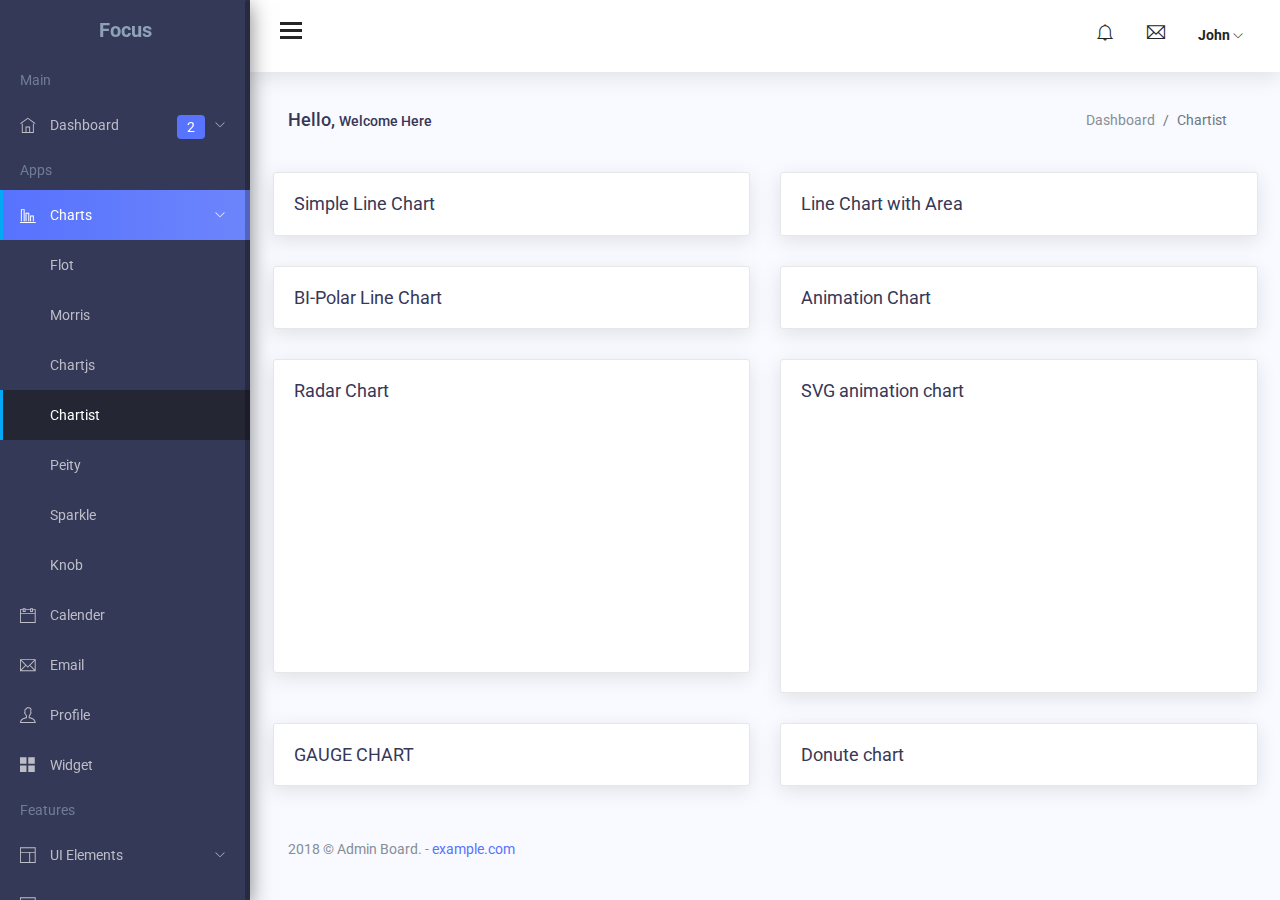
<file: chartist.html>
<!DOCTYPE html>
<html lang="en">

  <head>
    <meta charset="utf-8">
    <meta http-equiv="X-UA-Compatible" content="IE=edge">
    <meta name="viewport" content="width=device-width, initial-scale=1">

    <title>Focus Bootstrap 4 Admin Template</title>

    <!-- ================= Favicon ================== -->
    <!-- Standard -->
    <link rel="shortcut icon" href="http://placehold.it/64.png/000/fff">
    <!-- Retina iPad Touch Icon-->
    <link rel="apple-touch-icon" sizes="144x144" href="http://placehold.it/144.png/000/fff">
    <!-- Retina iPhone Touch Icon-->
    <link rel="apple-touch-icon" sizes="114x114" href="http://placehold.it/114.png/000/fff">
    <!-- Standard iPad Touch Icon-->
    <link rel="apple-touch-icon" sizes="72x72" href="http://placehold.it/72.png/000/fff">
    <!-- Standard iPhone Touch Icon-->
    <link rel="apple-touch-icon" sizes="57x57" href="http://placehold.it/57.png/000/fff">

    <!-- Styles -->
    <link href="assets/css/lib/chartist/chartist.min.css" rel="stylesheet">
    <link href="assets/css/lib/font-awesome.min.css" rel="stylesheet">
    <link href="assets/css/lib/themify-icons.css" rel="stylesheet">
    <link href="assets/css/lib/menubar/sidebar.css" rel="stylesheet">
    <link href="assets/css/lib/bootstrap.min.css" rel="stylesheet">
    
    <link href="assets/css/lib/helper.css" rel="stylesheet">
    <link href="assets/css/style.css" rel="stylesheet">
  </head>

  <body>

    <div class="sidebar sidebar-hide-to-small sidebar-shrink sidebar-gestures">
      <div class="nano">
        <div class="nano-content">
          <div class="logo"><a href="index.html"><!-- <img src="assets/images/logo.png" alt="" /> --><span>Focus</span></a></div>
          <ul>
            <li class="label">Main</li>
            <li><a class="sidebar-sub-toggle"><i class="ti-home"></i> Dashboard <span class="badge badge-primary">2</span> <span class="sidebar-collapse-icon ti-angle-down"></span></a>
              <ul>
                <li><a href="index.html">Dashboard 1</a></li>
                <li><a href="index1.html">Dashboard 2</a></li>
                
                
                
              </ul>
            </li>

            <li class="label">Apps</li>
            <li><a class="sidebar-sub-toggle"><i class="ti-bar-chart-alt"></i>  Charts  <span class="sidebar-collapse-icon ti-angle-down"></span></a>
              <ul>
                <li><a href="chart-flot.html">Flot</a></li>
                <li><a href="chart-morris.html">Morris</a></li>
                <li><a href="chartjs.html">Chartjs</a></li>
                <li><a href="chartist.html">Chartist</a></li>
                <li><a href="chart-peity.html">Peity</a></li>
                <li><a href="chart-sparkline.html">Sparkle</a></li>
                <li><a href="chart-knob.html">Knob</a></li>
              </ul>
            </li>
            <li><a href="app-event-calender.html"><i class="ti-calendar"></i> Calender </a></li>
            <li><a href="app-email.html"><i class="ti-email"></i> Email</a></li>
            <li><a href="app-profile.html"><i class="ti-user"></i> Profile</a></li>
            <li><a href="app-widget-card.html"><i class="ti-layout-grid2-alt"></i> Widget</a></li>
            <li class="label">Features</li>
            <li><a class="sidebar-sub-toggle"><i class="ti-layout"></i> UI Elements <span class="sidebar-collapse-icon ti-angle-down"></span></a>
              <ul>
                <li><a href="ui-typography.html">Typography</a></li>
                <li><a href="ui-alerts.html">Alerts</a></li>

                <li><a href="ui-button.html">Button</a></li>
                <li><a href="ui-dropdown.html">Dropdown</a></li>

                <li><a href="ui-list-group.html">List Group</a></li>

                <li><a href="ui-progressbar.html">Progressbar</a></li>
                <li><a href="ui-tab.html">Tab</a></li>

              </ul>
            </li>
            <li><a class="sidebar-sub-toggle"><i class="ti-panel"></i> Components <span class="sidebar-collapse-icon ti-angle-down"></span></a>
              <ul>
                <li><a href="uc-calendar.html">Calendar</a></li>
                <li><a href="uc-carousel.html">Carousel</a></li>
                <li><a href="uc-weather.html">Weather</a></li>
                <li><a href="uc-datamap.html">Datamap</a></li>
                <li><a href="uc-todo-list.html">To do</a></li>
                <li><a href="uc-scrollable.html">Scrollable</a></li>
                <li><a href="uc-sweetalert.html">Sweet Alert</a></li>
                <li><a href="uc-toastr.html">Toastr</a></li>
                <li><a href="uc-range-slider-basic.html">Basic Range Slider</a></li>
                <li><a href="uc-range-slider-advance.html">Advance Range Slider</a></li>
                <li><a href="uc-nestable.html">Nestable</a></li>

                <li><a href="uc-rating-bar-rating.html">Bar Rating</a></li>
                <li><a href="uc-rating-jRate.html">jRate</a></li>
              </ul>
            </li>
            <li><a class="sidebar-sub-toggle"><i class="ti-layout-grid4-alt"></i> Table <span class="sidebar-collapse-icon ti-angle-down"></span></a>
              <ul>
                <li><a href="table-basic.html">Basic</a></li>

                <li><a href="table-export.html">Datatable Export</a></li>
                <li><a href="table-row-select.html">Datatable Row Select</a></li>
                <li><a href="table-jsgrid.html">Editable </a></li>
              </ul>
            </li>
            <li><a class="sidebar-sub-toggle"><i class="ti-heart"></i> Icons <span class="sidebar-collapse-icon ti-angle-down"></span></a>
              <ul>
                <li><a href="font-themify.html">Themify</a></li>
              </ul>
            </li>
            <li><a class="sidebar-sub-toggle"><i class="ti-map"></i> Maps <span class="sidebar-collapse-icon ti-angle-down"></span></a>
              <ul>
                <li><a href="gmaps.html">Basic</a></li>
                <li><a href="vector-map.html">Vector Map</a></li>
              </ul>
            </li>
            <li class="label">Form</li>
            <li><a href="form-basic.html"><i class="ti-view-list-alt"></i> Basic Form </a></li>
            <li class="label">Extra</li>
            <li><a class="sidebar-sub-toggle"><i class="ti-files"></i> Invoice <span class="sidebar-collapse-icon ti-angle-down"></span></a>
              <ul>
                <li><a href="invoice.html">Basic</a></li>
                <li><a href="invoice-editable.html">Editable</a></li>
              </ul>
            </li>
            <li><a class="sidebar-sub-toggle"><i class="ti-target"></i> Pages <span class="sidebar-collapse-icon ti-angle-down"></span></a>
              <ul>
                <li><a href="page-login.html">Login</a></li>
                <li><a href="page-register.html">Register</a></li>
                <li><a href="page-reset-password.html">Forgot password</a></li>
              </ul>
            </li>
            <li><a href="../documentation/index.html"><i class="ti-file"></i> Documentation</a></li>
            <li><a><i class="ti-close"></i> Logout</a></li>
          </ul>
        </div>
      </div>
    </div>
    <!-- /# sidebar -->


    <div class="header">
        <div class="container-fluid">
            <div class="row">
                <div class="col-lg-12">
                    <div class="float-left">
                        <div class="hamburger sidebar-toggle">
                            <span class="line"></span>
                            <span class="line"></span>
                            <span class="line"></span>
                        </div>
                    </div>
                    <div class="float-right">
                        <div class="dropdown dib">
                            <div class="header-icon" data-toggle="dropdown">
                                <i class="ti-bell"></i>
                                <div class="drop-down dropdown-menu dropdown-menu-right">
                                    <div class="dropdown-content-heading">
                                        <span class="text-left">Recent Notifications</span>
                                    </div>
                                    <div class="dropdown-content-body">
                                        <ul>
                                            <li>
                                                <a href="#">
                                                    <img class="pull-left m-r-10 avatar-img" src="assets/images/avatar/3.jpg" alt="" />
                                                    <div class="notification-content">
                                                        <small class="notification-timestamp pull-right">02:34 PM</small>
                                                        <div class="notification-heading">Mr. John</div>
                                                        <div class="notification-text">5 members joined today </div>
                                                    </div>
                                                </a>
                                            </li>
                                            <li>
                                                <a href="#">
                                                    <img class="pull-left m-r-10 avatar-img" src="assets/images/avatar/3.jpg" alt="" />
                                                    <div class="notification-content">
                                                        <small class="notification-timestamp pull-right">02:34 PM</small>
                                                        <div class="notification-heading">Mariam</div>
                                                        <div class="notification-text">likes a photo of you</div>
                                                    </div>
                                                </a>
                                            </li>
                                            <li>
                                                <a href="#">
                                                    <img class="pull-left m-r-10 avatar-img" src="assets/images/avatar/3.jpg" alt="" />
                                                    <div class="notification-content">
                                                        <small class="notification-timestamp pull-right">02:34 PM</small>
                                                        <div class="notification-heading">Tasnim</div>
                                                        <div class="notification-text">Hi Teddy, Just wanted to let you ...</div>
                                                    </div>
                                                </a>
                                            </li>
                                            <li>
                                                <a href="#">
                                                    <img class="pull-left m-r-10 avatar-img" src="assets/images/avatar/3.jpg" alt="" />
                                                    <div class="notification-content">
                                                        <small class="notification-timestamp pull-right">02:34 PM</small>
                                                        <div class="notification-heading">Mr. John</div>
                                                        <div class="notification-text">Hi Teddy, Just wanted to let you ...</div>
                                                    </div>
                                                </a>
                                            </li>
                                            <li class="text-center">
                                                <a href="#" class="more-link">See All</a>
                                            </li>
                                        </ul>
                                    </div>
                                </div>
                            </div>
                        </div>
                        <div class="dropdown dib">
                            <div class="header-icon" data-toggle="dropdown">
                                <i class="ti-email"></i>
                                <div class="drop-down dropdown-menu dropdown-menu-right">
                                    <div class="dropdown-content-heading">
                                        <span class="text-left">2 New Messages</span>
                                        <a href="email.html">
                                            <i class="ti-pencil-alt pull-right"></i>
                                        </a>
                                    </div>
                                    <div class="dropdown-content-body">
                                        <ul>
                                            <li class="notification-unread">
                                                <a href="#">
                                                    <img class="pull-left m-r-10 avatar-img" src="assets/images/avatar/1.jpg" alt="" />
                                                    <div class="notification-content">
                                                        <small class="notification-timestamp pull-right">02:34 PM</small>
                                                        <div class="notification-heading">Michael Qin</div>
                                                        <div class="notification-text">Hi Teddy, Just wanted to let you ...</div>
                                                    </div>
                                                </a>
                                            </li>
                                            <li class="notification-unread">
                                                <a href="#">
                                                    <img class="pull-left m-r-10 avatar-img" src="assets/images/avatar/2.jpg" alt="" />
                                                    <div class="notification-content">
                                                        <small class="notification-timestamp pull-right">02:34 PM</small>
                                                        <div class="notification-heading">Mr. John</div>
                                                        <div class="notification-text">Hi Teddy, Just wanted to let you ...</div>
                                                    </div>
                                                </a>
                                            </li>
                                            <li>
                                                <a href="#">
                                                    <img class="pull-left m-r-10 avatar-img" src="assets/images/avatar/3.jpg" alt="" />
                                                    <div class="notification-content">
                                                        <small class="notification-timestamp pull-right">02:34 PM</small>
                                                        <div class="notification-heading">Michael Qin</div>
                                                        <div class="notification-text">Hi Teddy, Just wanted to let you ...</div>
                                                    </div>
                                                </a>
                                            </li>
                                            <li>
                                                <a href="#">
                                                    <img class="pull-left m-r-10 avatar-img" src="assets/images/avatar/2.jpg" alt="" />
                                                    <div class="notification-content">
                                                        <small class="notification-timestamp pull-right">02:34 PM</small>
                                                        <div class="notification-heading">Mr. John</div>
                                                        <div class="notification-text">Hi Teddy, Just wanted to let you ...</div>
                                                    </div>
                                                </a>
                                            </li>
                                            <li class="text-center">
                                                <a href="#" class="more-link">See All</a>
                                            </li>
                                        </ul>
                                    </div>
                                </div>
                            </div>
                        </div>
                        <div class="dropdown dib">
                            <div class="header-icon" data-toggle="dropdown">
                                <span class="user-avatar">John
                                    <i class="ti-angle-down f-s-10"></i>
                                </span>
                                <div class="drop-down dropdown-profile dropdown-menu dropdown-menu-right">
                                    <div class="dropdown-content-heading">
                                        <span class="text-left">Upgrade Now</span>
                                        <p class="trial-day">30 Days Trail</p>
                                    </div>
                                    <div class="dropdown-content-body">
                                        <ul>
                                            <li>
                                                <a href="#">
                                                    <i class="ti-user"></i>
                                                    <span>Profile</span>
                                                </a>
                                            </li>

                                            <li>
                                                <a href="#">
                                                    <i class="ti-email"></i>
                                                    <span>Inbox</span>
                                                </a>
                                            </li>
                                            <li>
                                                <a href="#">
                                                    <i class="ti-settings"></i>
                                                    <span>Setting</span>
                                                </a>
                                            </li>

                                            <li>
                                                <a href="#">
                                                    <i class="ti-lock"></i>
                                                    <span>Lock Screen</span>
                                                </a>
                                            </li>
                                            <li>
                                                <a href="#">
                                                    <i class="ti-power-off"></i>
                                                    <span>Logout</span>
                                                </a>
                                            </li>
                                        </ul>
                                    </div>
                                </div>
                            </div>
                        </div>
                    </div>
                </div>
            </div>
        </div>
    </div>



    <div class="content-wrap">
      <div class="main">
        <div class="container-fluid">
          <div class="row">
            <div class="col-lg-8 p-r-0 title-margin-right">
              <div class="page-header">
                <div class="page-title">
                  <h1>Hello, <span>Welcome Here</span></h1>
                </div>
              </div>
            </div>
            <!-- /# column -->
            <div class="col-lg-4 p-l-0 title-margin-left">
              <div class="page-header">
                <div class="page-title">
                  <ol class="breadcrumb">
                    <li class="breadcrumb-item"><a href="#">Dashboard</a></li>
                    <li class="breadcrumb-item active">Chartist</li>
                  </ol>
                </div>
              </div>
            </div>
            <!-- /# column -->
          </div>
          <!-- /# row -->
          <section id="main-content">
            <div class="row">
              <!-- column -->
              <div class="col-lg-6">
                <div class="card">
                  <div class="card-block">
                    <h4 class="card-title">Simple Line Chart</h4>
                    <div class="ct-sm-line-chart"></div>
                  </div>
                </div>
              </div>
              <!-- column -->
              <!-- column -->
              <div class="col-lg-6">
                <div class="card">
                  <div class="card-block">
                    <h4 class="card-title">Line Chart with Area</h4>
                    <div class="ct-area-ln-chart"></div>
                  </div>
                </div>
              </div>
              <!-- column -->
              <!-- column -->
              <div class="col-lg-6">
                <div class="card">
                  <div class="card-block">
                    <h4 class="card-title">BI-Polar Line Chart</h4>
                    <div id="ct-polar-chart"></div>
                  </div>
                </div>
              </div>
              <!-- column -->
              <!-- column -->
              <div class="col-lg-6">
                <div class="card">
                  <div class="card-block">
                    <h4 class="card-title">Animation Chart</h4>
                    <div class="ct-animation-chart"></div>
                  </div>
                </div>
              </div>
              <!-- column -->
              <!-- column -->
              <div class="col-lg-6">
                <div class="card">
                  <div class="card-block">
                    <h4 class="card-title">Radar Chart</h4>
                    <div class="ct-bar-chart"></div>
                  </div>
                </div>
              </div>
              <!-- column -->
              <!-- column -->
              <div class="col-lg-6">
                <div class="card">
                  <div class="card-block">
                    <h4 class="card-title">SVG animation chart</h4>
                    <div class="ct-svg-chart"></div>
                  </div>
                </div>
              </div>
              <!-- column -->
              <!-- column -->
              <div class="col-lg-6">
                <div class="card">
                  <div class="card-block">
                    <h4 class="card-title">GAUGE CHART</h4>
                    <div class="ct-gauge-chart"></div>
                  </div>
                </div>
              </div>
              <!-- column -->
              <!-- column -->
              <div class="col-lg-6">
                <div class="card">
                  <div class="card-block">
                    <h4 class="card-title">Donute chart</h4>
                    <div class="ct-donute-chart"></div>
                  </div>
                </div>
              </div>
              <!-- column -->
            </div>
            <div class="row">
              <div class="col-lg-12">
                <div class="footer">
                  <p>2018 © Admin Board. - <a href="#">example.com</a></p>
                </div>
              </div>
            </div>
          </section>
        </div>
      </div>
    </div>

    <div id="search">
      <button type="button" class="close">×</button>
      <form>
        <input type="search" value="" placeholder="type keyword(s) here" />
        <button type="submit" class="btn btn-primary">Search</button>
      </form>
    </div>
    <!-- jquery vendor -->
    <script src="assets/js/lib/jquery.min.js"></script>
    <script src="assets/js/lib/jquery.nanoscroller.min.js"></script>
    <!-- nano scroller -->
    <script src="assets/js/lib/menubar/sidebar.js"></script>
    <script src="assets/js/lib/preloader/pace.min.js"></script>
    <!-- sidebar -->
    <script src="assets/js/lib/bootstrap.min.js"></script>
	<script src="assets/js/scripts.js"></script>
    <!-- bootstrap -->


    
    <script src="assets/js/lib/bootstrap.min.js"></script>
    <!-- scripit init-->

  </body>

</html>
</file>
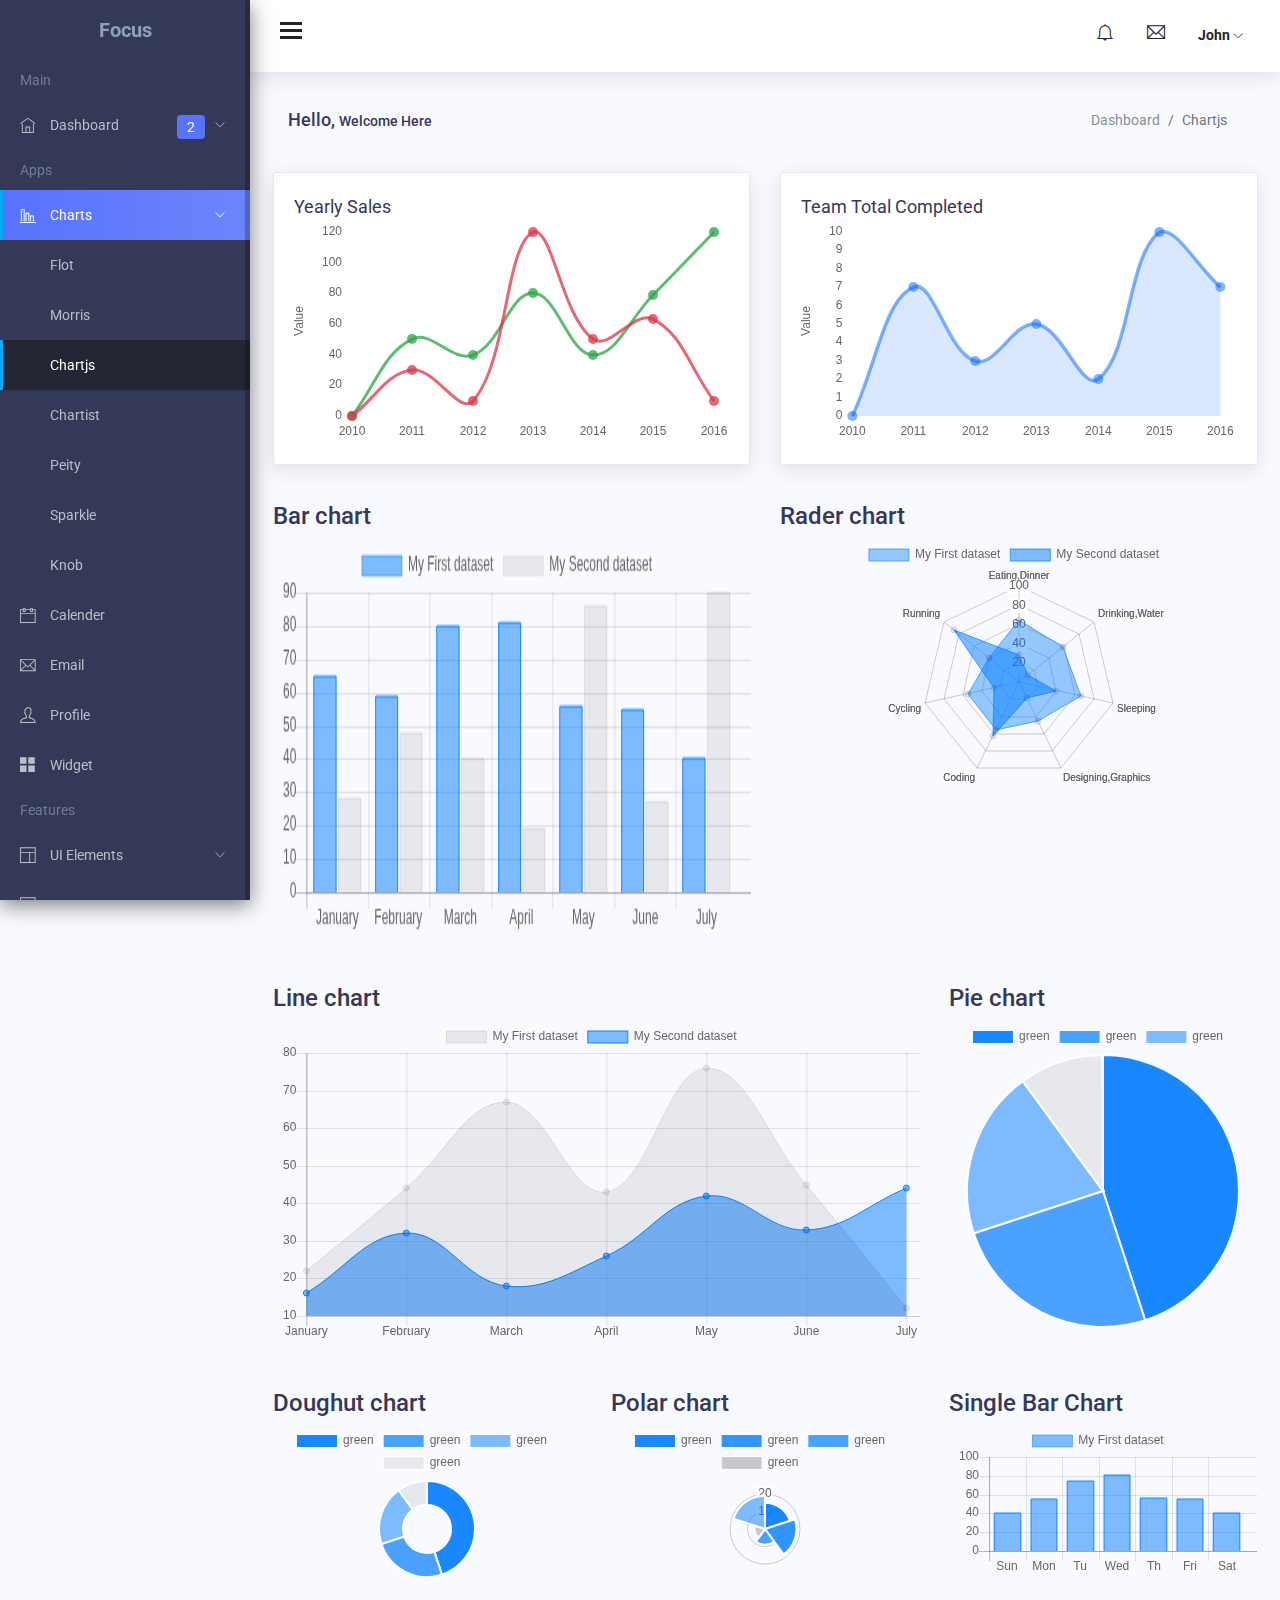
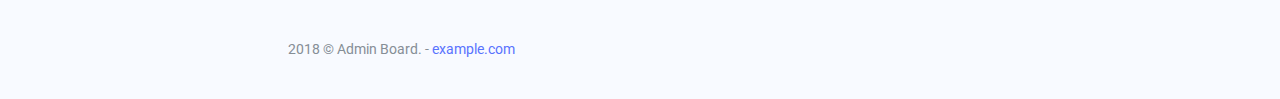
<file: chartjs.html>
<!DOCTYPE html>
<html lang="en">

  <head>
    <meta charset="utf-8">
    <meta http-equiv="X-UA-Compatible" content="IE=edge">
    <meta name="viewport" content="width=device-width, initial-scale=1">

    <title>Focus Admin: Chart</title>

    <!-- ================= Favicon ================== -->
    <!-- Standard -->
    <link rel="shortcut icon" href="http://placehold.it/64.png/000/fff">
    <!-- Retina iPad Touch Icon-->
    <link rel="apple-touch-icon" sizes="144x144" href="http://placehold.it/144.png/000/fff">
    <!-- Retina iPhone Touch Icon-->
    <link rel="apple-touch-icon" sizes="114x114" href="http://placehold.it/114.png/000/fff">
    <!-- Standard iPad Touch Icon-->
    <link rel="apple-touch-icon" sizes="72x72" href="http://placehold.it/72.png/000/fff">
    <!-- Standard iPhone Touch Icon-->
    <link rel="apple-touch-icon" sizes="57x57" href="http://placehold.it/57.png/000/fff">

    <!-- Styles -->
    <link href="assets/css/lib/font-awesome.min.css" rel="stylesheet">
    <link href="assets/css/lib/themify-icons.css" rel="stylesheet">
    <link href="assets/css/lib/menubar/sidebar.css" rel="stylesheet">
    <link href="assets/css/lib/bootstrap.min.css" rel="stylesheet">
    
    <link href="assets/css/lib/helper.css" rel="stylesheet">
    <link href="assets/css/style.css" rel="stylesheet">
  </head>

  <body>

    <div class="sidebar sidebar-hide-to-small sidebar-shrink sidebar-gestures">
      <div class="nano">
        <div class="nano-content">
          <div class="logo"><a href="index.html"><!-- <img src="assets/images/logo.png" alt="" /> --><span>Focus</span></a></div>
          <ul>
            <li class="label">Main</li>
            <li><a class="sidebar-sub-toggle"><i class="ti-home"></i> Dashboard <span class="badge badge-primary">2</span> <span class="sidebar-collapse-icon ti-angle-down"></span></a>
              <ul>
                <li><a href="index.html">Dashboard 1</a></li>
                <li><a href="index1.html">Dashboard 2</a></li>
                
                
                
              </ul>
            </li>

            <li class="label">Apps</li>
            <li><a class="sidebar-sub-toggle"><i class="ti-bar-chart-alt"></i>  Charts  <span class="sidebar-collapse-icon ti-angle-down"></span></a>
              <ul>
                <li><a href="chart-flot.html">Flot</a></li>
                <li><a href="chart-morris.html">Morris</a></li>
                <li><a href="chartjs.html">Chartjs</a></li>
                <li><a href="chartist.html">Chartist</a></li>
                <li><a href="chart-peity.html">Peity</a></li>
                <li><a href="chart-sparkline.html">Sparkle</a></li>
                <li><a href="chart-knob.html">Knob</a></li>
              </ul>
            </li>
            <li><a href="app-event-calender.html"><i class="ti-calendar"></i> Calender </a></li>
            <li><a href="app-email.html"><i class="ti-email"></i> Email</a></li>
            <li><a href="app-profile.html"><i class="ti-user"></i> Profile</a></li>
            <li><a href="app-widget-card.html"><i class="ti-layout-grid2-alt"></i> Widget</a></li>
            <li class="label">Features</li>
            <li><a class="sidebar-sub-toggle"><i class="ti-layout"></i> UI Elements <span class="sidebar-collapse-icon ti-angle-down"></span></a>
              <ul>
                <li><a href="ui-typography.html">Typography</a></li>
                <li><a href="ui-alerts.html">Alerts</a></li>

                <li><a href="ui-button.html">Button</a></li>
                <li><a href="ui-dropdown.html">Dropdown</a></li>

                <li><a href="ui-list-group.html">List Group</a></li>

                <li><a href="ui-progressbar.html">Progressbar</a></li>
                <li><a href="ui-tab.html">Tab</a></li>

              </ul>
            </li>
            <li><a class="sidebar-sub-toggle"><i class="ti-panel"></i> Components <span class="sidebar-collapse-icon ti-angle-down"></span></a>
              <ul>
                <li><a href="uc-calendar.html">Calendar</a></li>
                <li><a href="uc-carousel.html">Carousel</a></li>
                <li><a href="uc-weather.html">Weather</a></li>
                <li><a href="uc-datamap.html">Datamap</a></li>
                <li><a href="uc-todo-list.html">To do</a></li>
                <li><a href="uc-scrollable.html">Scrollable</a></li>
                <li><a href="uc-sweetalert.html">Sweet Alert</a></li>
                <li><a href="uc-toastr.html">Toastr</a></li>
                <li><a href="uc-range-slider-basic.html">Basic Range Slider</a></li>
                <li><a href="uc-range-slider-advance.html">Advance Range Slider</a></li>
                <li><a href="uc-nestable.html">Nestable</a></li>

                <li><a href="uc-rating-bar-rating.html">Bar Rating</a></li>
                <li><a href="uc-rating-jRate.html">jRate</a></li>
              </ul>
            </li>
            <li><a class="sidebar-sub-toggle"><i class="ti-layout-grid4-alt"></i> Table <span class="sidebar-collapse-icon ti-angle-down"></span></a>
              <ul>
                <li><a href="table-basic.html">Basic</a></li>

                <li><a href="table-export.html">Datatable Export</a></li>
                <li><a href="table-row-select.html">Datatable Row Select</a></li>
                <li><a href="table-jsgrid.html">Editable </a></li>
              </ul>
            </li>
            <li><a class="sidebar-sub-toggle"><i class="ti-heart"></i> Icons <span class="sidebar-collapse-icon ti-angle-down"></span></a>
              <ul>
                <li><a href="font-themify.html">Themify</a></li>
              </ul>
            </li>
            <li><a class="sidebar-sub-toggle"><i class="ti-map"></i> Maps <span class="sidebar-collapse-icon ti-angle-down"></span></a>
              <ul>
                <li><a href="gmaps.html">Basic</a></li>
                <li><a href="vector-map.html">Vector Map</a></li>
              </ul>
            </li>
            <li class="label">Form</li>
            <li><a href="form-basic.html"><i class="ti-view-list-alt"></i> Basic Form </a></li>
            <li class="label">Extra</li>
            <li><a class="sidebar-sub-toggle"><i class="ti-files"></i> Invoice <span class="sidebar-collapse-icon ti-angle-down"></span></a>
              <ul>
                <li><a href="invoice.html">Basic</a></li>
                <li><a href="invoice-editable.html">Editable</a></li>
              </ul>
            </li>
            <li><a class="sidebar-sub-toggle"><i class="ti-target"></i> Pages <span class="sidebar-collapse-icon ti-angle-down"></span></a>
              <ul>
                <li><a href="page-login.html">Login</a></li>
                <li><a href="page-register.html">Register</a></li>
                <li><a href="page-reset-password.html">Forgot password</a></li>
              </ul>
            </li>
            <li><a href="../documentation/index.html"><i class="ti-file"></i> Documentation</a></li>
            <li><a><i class="ti-close"></i> Logout</a></li>
          </ul>
        </div>
      </div>
    </div>
    <!-- /# sidebar -->


    <div class="header">
        <div class="container-fluid">
            <div class="row">
                <div class="col-lg-12">
                    <div class="float-left">
                        <div class="hamburger sidebar-toggle">
                            <span class="line"></span>
                            <span class="line"></span>
                            <span class="line"></span>
                        </div>
                    </div>
                    <div class="float-right">
                        <div class="dropdown dib">
                            <div class="header-icon" data-toggle="dropdown">
                                <i class="ti-bell"></i>
                                <div class="drop-down dropdown-menu dropdown-menu-right">
                                    <div class="dropdown-content-heading">
                                        <span class="text-left">Recent Notifications</span>
                                    </div>
                                    <div class="dropdown-content-body">
                                        <ul>
                                            <li>
                                                <a href="#">
                                                    <img class="pull-left m-r-10 avatar-img" src="assets/images/avatar/3.jpg" alt="" />
                                                    <div class="notification-content">
                                                        <small class="notification-timestamp pull-right">02:34 PM</small>
                                                        <div class="notification-heading">Mr. John</div>
                                                        <div class="notification-text">5 members joined today </div>
                                                    </div>
                                                </a>
                                            </li>
                                            <li>
                                                <a href="#">
                                                    <img class="pull-left m-r-10 avatar-img" src="assets/images/avatar/3.jpg" alt="" />
                                                    <div class="notification-content">
                                                        <small class="notification-timestamp pull-right">02:34 PM</small>
                                                        <div class="notification-heading">Mariam</div>
                                                        <div class="notification-text">likes a photo of you</div>
                                                    </div>
                                                </a>
                                            </li>
                                            <li>
                                                <a href="#">
                                                    <img class="pull-left m-r-10 avatar-img" src="assets/images/avatar/3.jpg" alt="" />
                                                    <div class="notification-content">
                                                        <small class="notification-timestamp pull-right">02:34 PM</small>
                                                        <div class="notification-heading">Tasnim</div>
                                                        <div class="notification-text">Hi Teddy, Just wanted to let you ...</div>
                                                    </div>
                                                </a>
                                            </li>
                                            <li>
                                                <a href="#">
                                                    <img class="pull-left m-r-10 avatar-img" src="assets/images/avatar/3.jpg" alt="" />
                                                    <div class="notification-content">
                                                        <small class="notification-timestamp pull-right">02:34 PM</small>
                                                        <div class="notification-heading">Mr. John</div>
                                                        <div class="notification-text">Hi Teddy, Just wanted to let you ...</div>
                                                    </div>
                                                </a>
                                            </li>
                                            <li class="text-center">
                                                <a href="#" class="more-link">See All</a>
                                            </li>
                                        </ul>
                                    </div>
                                </div>
                            </div>
                        </div>
                        <div class="dropdown dib">
                            <div class="header-icon" data-toggle="dropdown">
                                <i class="ti-email"></i>
                                <div class="drop-down dropdown-menu dropdown-menu-right">
                                    <div class="dropdown-content-heading">
                                        <span class="text-left">2 New Messages</span>
                                        <a href="email.html">
                                            <i class="ti-pencil-alt pull-right"></i>
                                        </a>
                                    </div>
                                    <div class="dropdown-content-body">
                                        <ul>
                                            <li class="notification-unread">
                                                <a href="#">
                                                    <img class="pull-left m-r-10 avatar-img" src="assets/images/avatar/1.jpg" alt="" />
                                                    <div class="notification-content">
                                                        <small class="notification-timestamp pull-right">02:34 PM</small>
                                                        <div class="notification-heading">Michael Qin</div>
                                                        <div class="notification-text">Hi Teddy, Just wanted to let you ...</div>
                                                    </div>
                                                </a>
                                            </li>
                                            <li class="notification-unread">
                                                <a href="#">
                                                    <img class="pull-left m-r-10 avatar-img" src="assets/images/avatar/2.jpg" alt="" />
                                                    <div class="notification-content">
                                                        <small class="notification-timestamp pull-right">02:34 PM</small>
                                                        <div class="notification-heading">Mr. John</div>
                                                        <div class="notification-text">Hi Teddy, Just wanted to let you ...</div>
                                                    </div>
                                                </a>
                                            </li>
                                            <li>
                                                <a href="#">
                                                    <img class="pull-left m-r-10 avatar-img" src="assets/images/avatar/3.jpg" alt="" />
                                                    <div class="notification-content">
                                                        <small class="notification-timestamp pull-right">02:34 PM</small>
                                                        <div class="notification-heading">Michael Qin</div>
                                                        <div class="notification-text">Hi Teddy, Just wanted to let you ...</div>
                                                    </div>
                                                </a>
                                            </li>
                                            <li>
                                                <a href="#">
                                                    <img class="pull-left m-r-10 avatar-img" src="assets/images/avatar/2.jpg" alt="" />
                                                    <div class="notification-content">
                                                        <small class="notification-timestamp pull-right">02:34 PM</small>
                                                        <div class="notification-heading">Mr. John</div>
                                                        <div class="notification-text">Hi Teddy, Just wanted to let you ...</div>
                                                    </div>
                                                </a>
                                            </li>
                                            <li class="text-center">
                                                <a href="#" class="more-link">See All</a>
                                            </li>
                                        </ul>
                                    </div>
                                </div>
                            </div>
                        </div>
                        <div class="dropdown dib">
                            <div class="header-icon" data-toggle="dropdown">
                                <span class="user-avatar">John
                                    <i class="ti-angle-down f-s-10"></i>
                                </span>
                                <div class="drop-down dropdown-profile dropdown-menu dropdown-menu-right">
                                    <div class="dropdown-content-heading">
                                        <span class="text-left">Upgrade Now</span>
                                        <p class="trial-day">30 Days Trail</p>
                                    </div>
                                    <div class="dropdown-content-body">
                                        <ul>
                                            <li>
                                                <a href="#">
                                                    <i class="ti-user"></i>
                                                    <span>Profile</span>
                                                </a>
                                            </li>

                                            <li>
                                                <a href="#">
                                                    <i class="ti-email"></i>
                                                    <span>Inbox</span>
                                                </a>
                                            </li>
                                            <li>
                                                <a href="#">
                                                    <i class="ti-settings"></i>
                                                    <span>Setting</span>
                                                </a>
                                            </li>

                                            <li>
                                                <a href="#">
                                                    <i class="ti-lock"></i>
                                                    <span>Lock Screen</span>
                                                </a>
                                            </li>
                                            <li>
                                                <a href="#">
                                                    <i class="ti-power-off"></i>
                                                    <span>Logout</span>
                                                </a>
                                            </li>
                                        </ul>
                                    </div>
                                </div>
                            </div>
                        </div>
                    </div>
                </div>
            </div>
        </div>
    </div>


    <div class="content-wrap">
      <div class="main">
        <div class="container-fluid">
          <div class="row">
            <div class="col-lg-8 p-r-0 title-margin-right">
              <div class="page-header">
                <div class="page-title">
                  <h1>Hello, <span>Welcome Here</span></h1>
                </div>
              </div>
            </div>
            <!-- /# column -->
            <div class="col-lg-4 p-l-0 title-margin-left">
              <div class="page-header">
                <div class="page-title">
                  <ol class="breadcrumb">
                    <li class="breadcrumb-item"><a href="#">Dashboard</a></li>
                    <li class="breadcrumb-item active">Chartjs</li>
                  </ol>
                </div>
              </div>
            </div>
            <!-- /# column -->
          </div>
          <!-- /# row -->
          <section id="main-content">
            <div class="row">
              <div class="col-lg-6">
                <div class="card">
                  <div class="card-title">
                    <h4>Yearly Sales </h4>

                  </div>
                  <div class="sales-chart">
                    <canvas id="sales-chart"></canvas>
                  </div>
                </div>
              </div>
              <!-- /# column -->
              <div class="col-lg-6">
                <div class="card">
                  <div class="card-title">
                    <h4>Team Total Completed </h4>

                  </div>
                  <div class="sales-chart">
                    <canvas id="team-chart"></canvas>
                  </div>
                </div>
                <!-- /# card -->
              </div>
              <!-- /# column -->
            </div>
            <!-- /# row -->
            <div class="row">
              <!-- Bar Chart -->
              <div class="col-sm-12 col-md-6">
                <div class="panel">
                  <div class="panel-heading">
                    <div class="panel-title">
                      <h4>Bar chart</h4>
                    </div>
                  </div>
                  <div class="panel-body">
                    <canvas id="barChart"></canvas>
                  </div>
                </div>
              </div>
              <!-- Radar Chart -->
              <div class="col-sm-12 col-md-6">
                <div class="panel">
                  <div class="panel-heading">
                    <div class="panel-title">
                      <h4>Rader chart</h4>
                    </div>
                  </div>
                  <div class="panel-body">
                    <canvas id="radarChart"></canvas>
                  </div>
                </div>
              </div>
            </div>
            <div class="row">
              <!-- Line Chart -->
              <div class="col-sm-12 col-md-8">
                <div class="panel panel-bd lobidrag">
                  <div class="panel-heading">
                    <div class="panel-title">
                      <h4>Line chart</h4>
                    </div>
                  </div>
                  <div class="panel-body">
                    <canvas id="lineChart"></canvas>
                  </div>
                </div>
              </div>
              <!-- Pie Chart -->
              <div class="col-sm-6 col-md-4">
                <div class="panel">
                  <div class="panel-heading">
                    <div class="panel-title">
                      <h4>Pie chart</h4>
                    </div>
                  </div>
                  <div class="panel-body">
                    <canvas id="pieChart"></canvas>
                  </div>
                </div>
              </div>
            </div>
            <div class="row">
              <!-- Doughnut Chart -->
              <div class="col-sm-6 col-md-4">
                <div class="panel">
                  <div class="panel-heading">
                    <div class="panel-title">
                      <h4>Doughut chart</h4>
                    </div>
                  </div>
                  <div class="panel-body">
                    <canvas id="doughutChart"></canvas>
                  </div>
                </div>
              </div>
              <!-- Polar Chart -->
              <div class="col-sm-6 col-md-4">
                <div class="panel">
                  <div class="panel-heading">
                    <div class="panel-title">
                      <h4>Polar chart</h4>
                    </div>
                  </div>
                  <div class="panel-body">
                    <canvas id="polarChart"></canvas>
                  </div>
                </div>
              </div>
              <!-- Single Bar Chart -->
              <div class="col-sm-6 col-md-4">
                <div class="panel">
                  <div class="panel-heading">
                    <div class="panel-title">
                      <h4>Single Bar Chart</h4>
                    </div>
                  </div>
                  <div class="panel-body">
                    <canvas id="singelBarChart"></canvas>
                  </div>
                </div>
              </div>
            </div>

            <div class="row">
              <div class="col-lg-12">
                <div class="footer">
                  <p>2018 © Admin Board. - <a href="#">example.com</a></p>
                </div>
              </div>
            </div>
          </section>
        </div>
      </div>
    </div>







    <div id="search">
      <button type="button" class="close">×</button>
      <form>
        <input type="search" value="" placeholder="type keyword(s) here" />
        <button type="submit" class="btn btn-primary">Search</button>
      </form>
    </div>
    <!-- jquery vendor -->
    <script src="assets/js/lib/jquery.min.js"></script>
    <script src="assets/js/lib/jquery.nanoscroller.min.js"></script>
    <!-- nano scroller -->
    <script src="assets/js/lib/menubar/sidebar.js"></script>
    <script src="assets/js/lib/preloader/pace.min.js"></script>
    <!-- sidebar -->
    <script src="assets/js/lib/bootstrap.min.js">
      

    </script>
    <!-- bootstrap -->


    <!--  Chart js -->
    <!--  Chart js -->
    <script src="assets/js/lib/chart-js/Chart.bundle.js"></script>
    <script src="assets/js/lib/chart-js/chartjs-init.js"></script>
    <!-- // Chart js -->
    <!-- // Chart js -->
    <script src="assets/js/lib/bootstrap.min.js"></script><script src="assets/js/scripts.js"></script>
    <!-- scripit init-->





  </body>

</html>
</file>
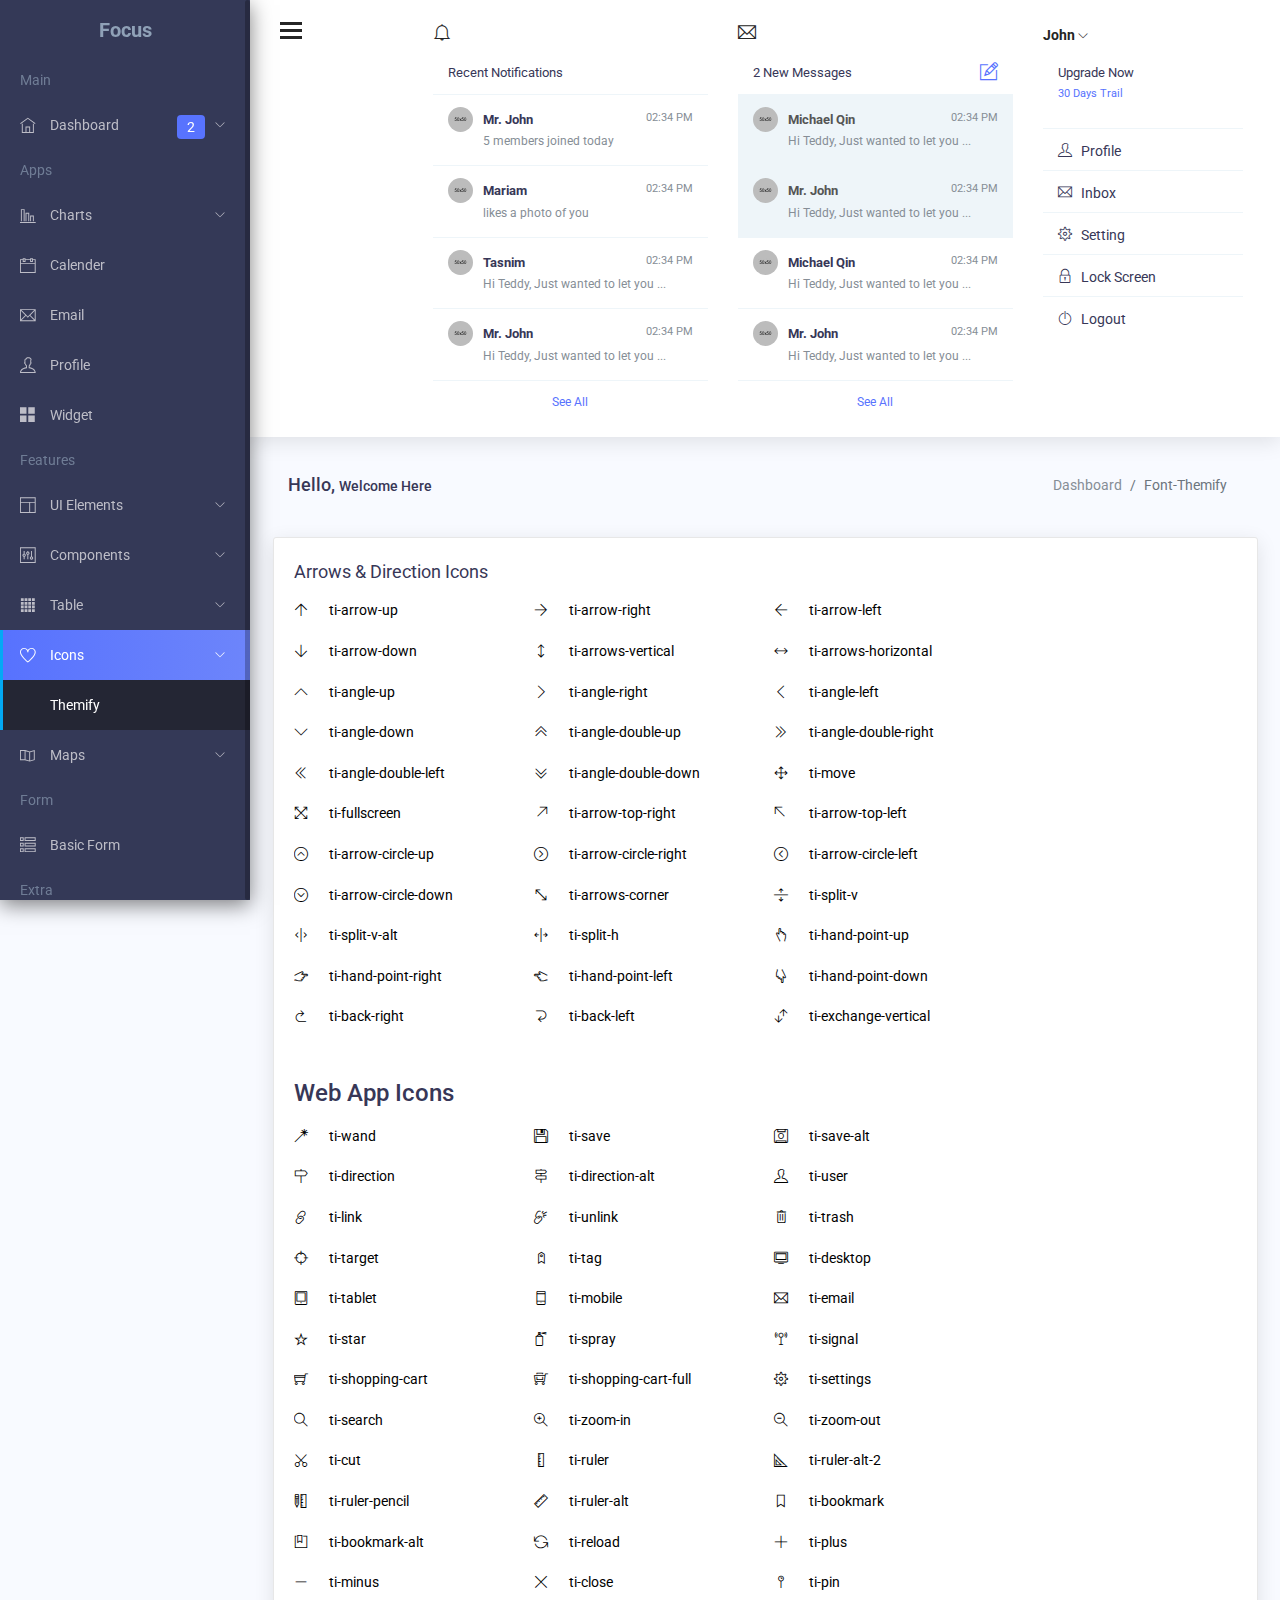
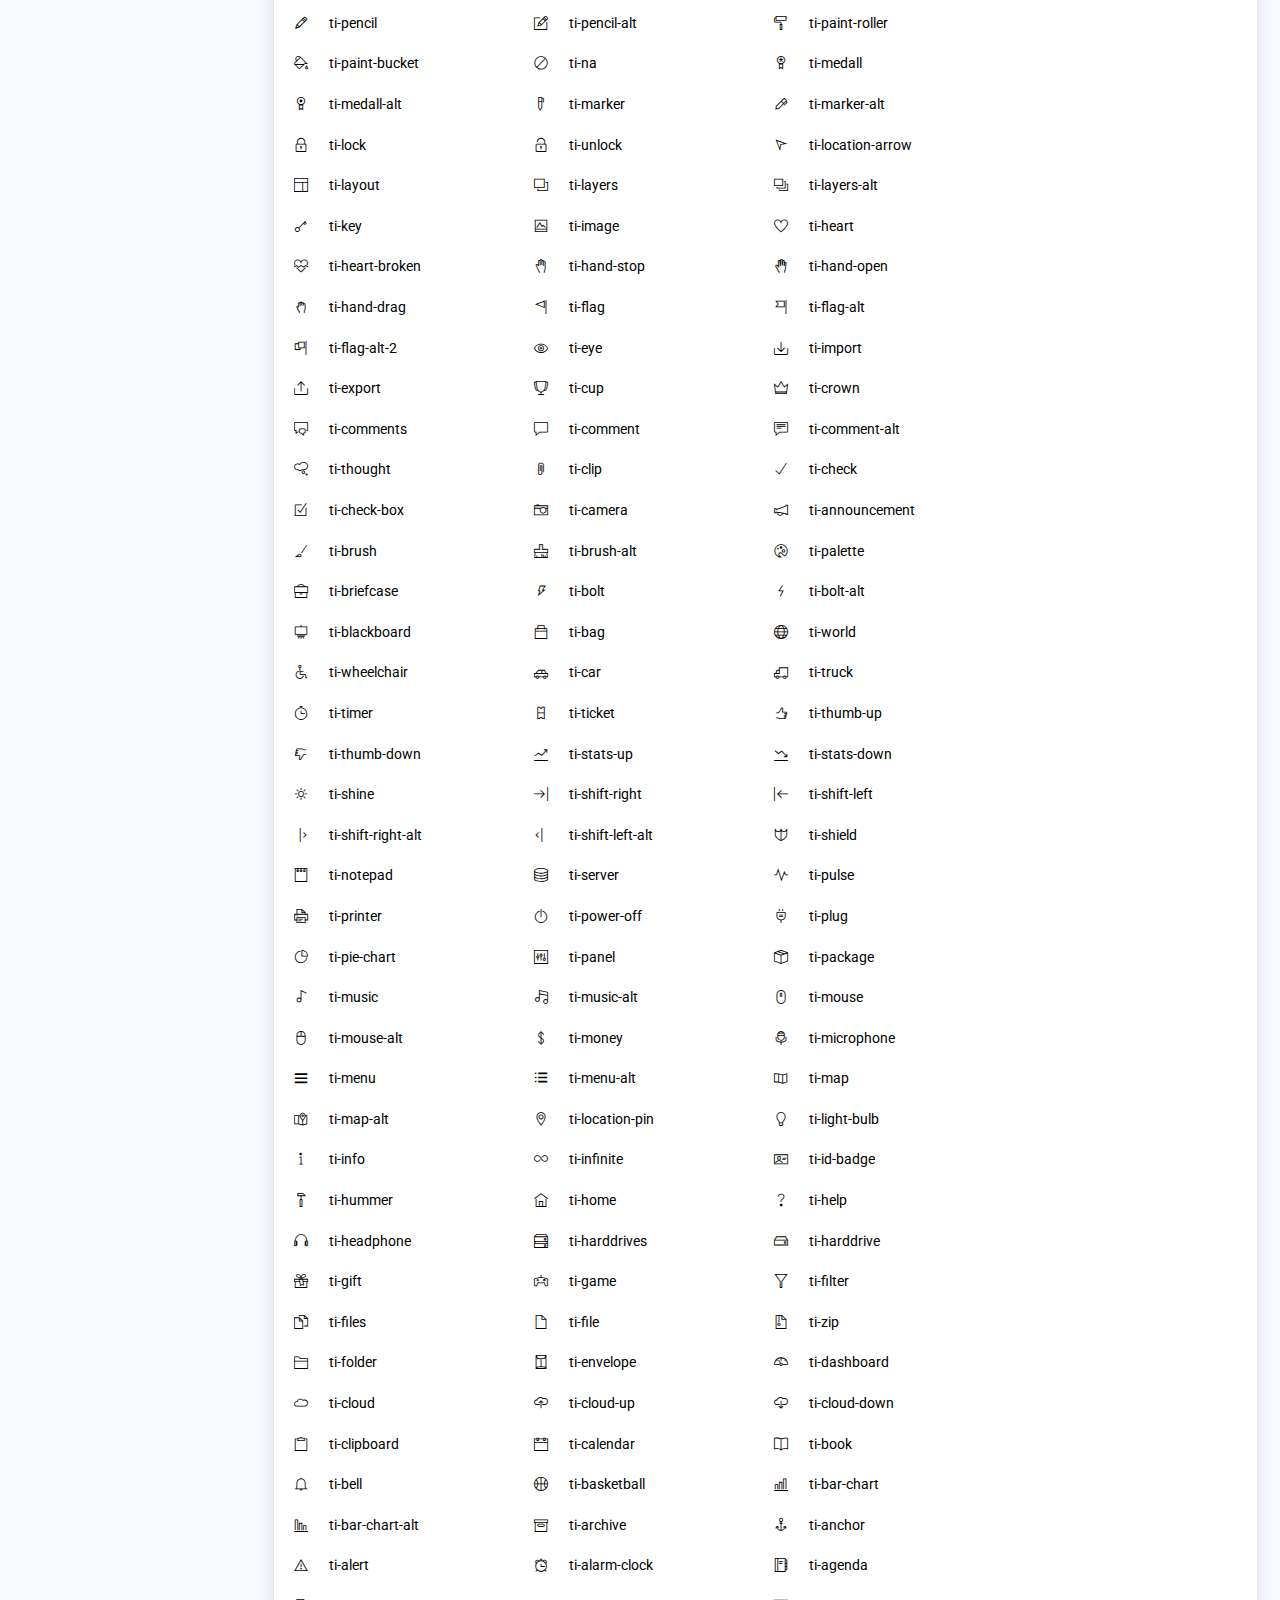
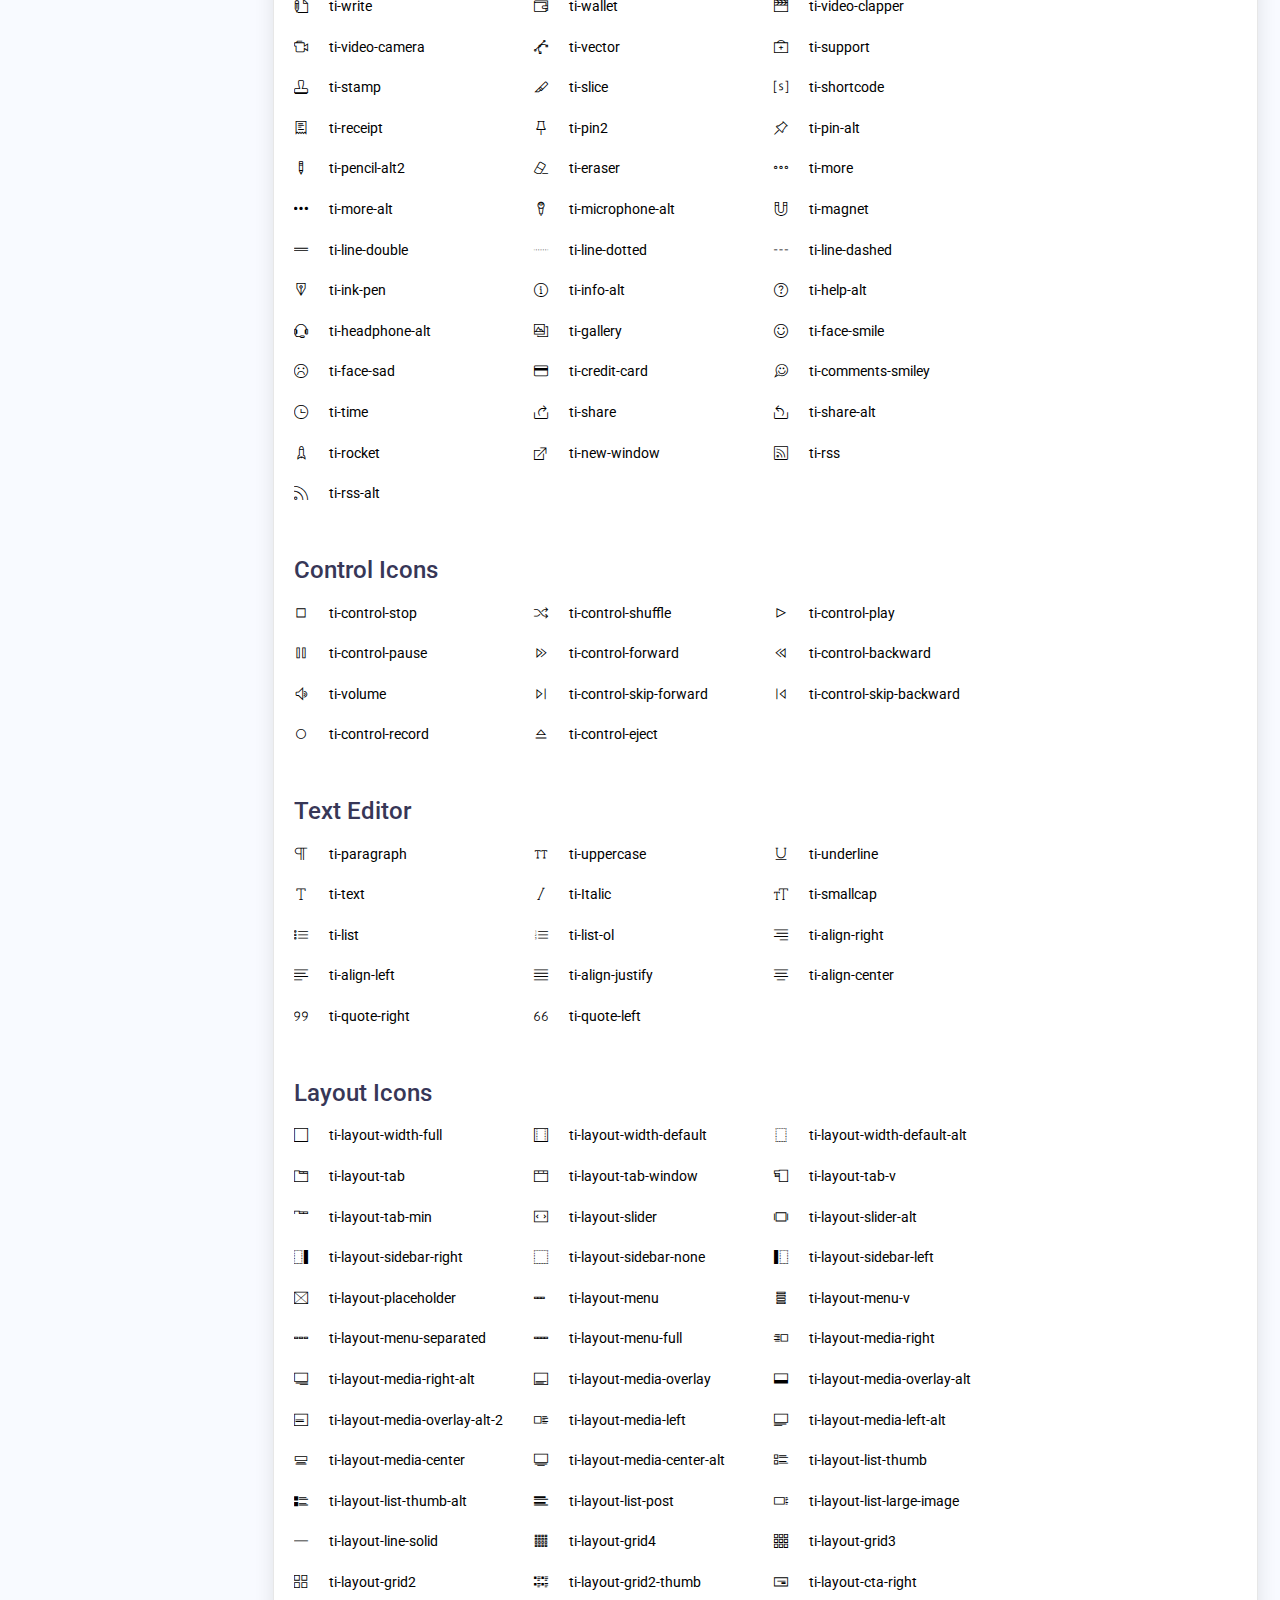
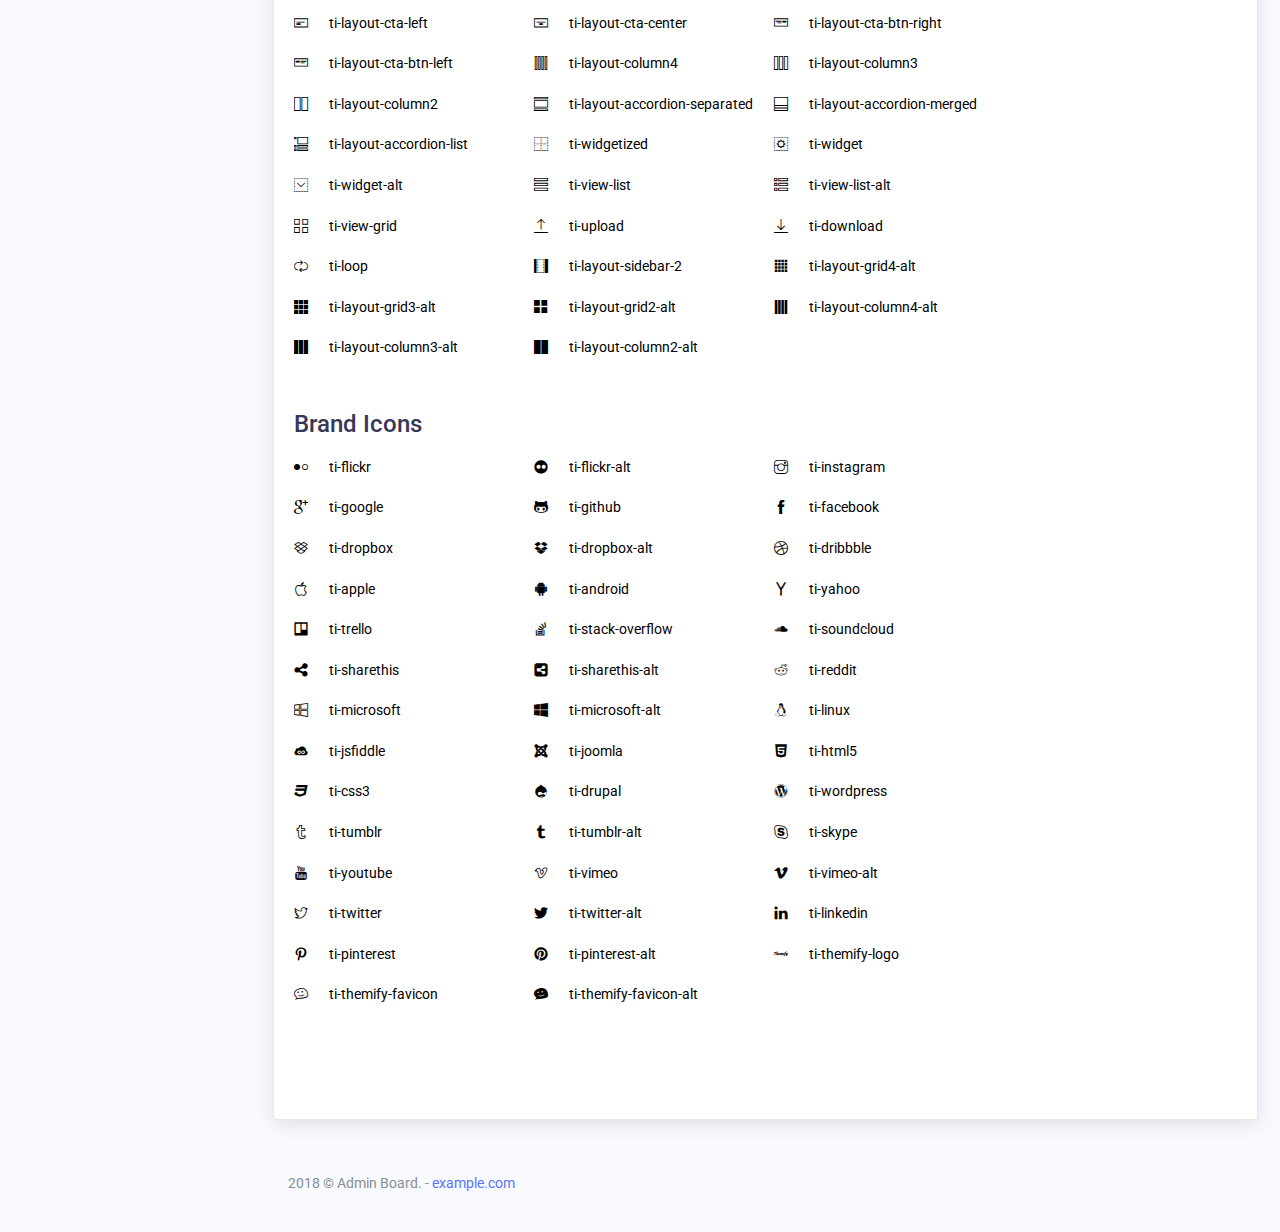
<file: font-themify.html>
<!DOCTYPE html>
<html lang="en">

  <head>
    <meta charset="utf-8">
    <meta http-equiv="X-UA-Compatible" content="IE=edge">
    <meta name="viewport" content="width=device-width, initial-scale=1">

    <title>Focus Admin: Themify Icon</title>

    <!-- ================= Favicon ================== -->
    <!-- Standard -->
    <link rel="shortcut icon" href="http://placehold.it/64.png/000/fff">
    <!-- Retina iPad Touch Icon-->
    <link rel="apple-touch-icon" sizes="144x144" href="http://placehold.it/144.png/000/fff">
    <!-- Retina iPhone Touch Icon-->
    <link rel="apple-touch-icon" sizes="114x114" href="http://placehold.it/114.png/000/fff">
    <!-- Standard iPad Touch Icon-->
    <link rel="apple-touch-icon" sizes="72x72" href="http://placehold.it/72.png/000/fff">
    <!-- Standard iPhone Touch Icon-->
    <link rel="apple-touch-icon" sizes="57x57" href="http://placehold.it/57.png/000/fff">

    <!-- Styles -->
    <link href="assets/css/lib/font-awesome.min.css" rel="stylesheet">
    <link href="assets/css/lib/themify-icons.css" rel="stylesheet">
    <link href="assets/css/lib/menubar/sidebar.css" rel="stylesheet">
    <link href="assets/css/lib/bootstrap.min.css" rel="stylesheet">
    
    <link href="assets/css/lib/helper.css" rel="stylesheet">
    <link href="assets/css/style.css" rel="stylesheet">
  </head>

  <body>


    <div class="sidebar sidebar-hide-to-small sidebar-shrink sidebar-gestures">
      <div class="nano">
        <div class="nano-content">
          <div class="logo"><a href="index.html"><!-- <img src="assets/images/logo.png" alt="" /> --><span>Focus</span></a></div>
          <ul>
            <li class="label">Main</li>
            <li><a class="sidebar-sub-toggle"><i class="ti-home"></i> Dashboard <span class="badge badge-primary">2</span> <span class="sidebar-collapse-icon ti-angle-down"></span></a>
              <ul>
                <li><a href="index.html">Dashboard 1</a></li>
                <li><a href="index1.html">Dashboard 2</a></li>
                
                
                
              </ul>
            </li>

            <li class="label">Apps</li>
            <li><a class="sidebar-sub-toggle"><i class="ti-bar-chart-alt"></i>  Charts  <span class="sidebar-collapse-icon ti-angle-down"></span></a>
              <ul>
                <li><a href="chart-flot.html">Flot</a></li>
                <li><a href="chart-morris.html">Morris</a></li>
                <li><a href="chartjs.html">Chartjs</a></li>
                <li><a href="chartist.html">Chartist</a></li>
                <li><a href="chart-peity.html">Peity</a></li>
                <li><a href="chart-sparkline.html">Sparkle</a></li>
                <li><a href="chart-knob.html">Knob</a></li>
              </ul>
            </li>
            <li><a href="app-event-calender.html"><i class="ti-calendar"></i> Calender </a></li>
            <li><a href="app-email.html"><i class="ti-email"></i> Email</a></li>
            <li><a href="app-profile.html"><i class="ti-user"></i> Profile</a></li>
            <li><a href="app-widget-card.html"><i class="ti-layout-grid2-alt"></i> Widget</a></li>
            <li class="label">Features</li>
            <li><a class="sidebar-sub-toggle"><i class="ti-layout"></i> UI Elements <span class="sidebar-collapse-icon ti-angle-down"></span></a>
              <ul>
                <li><a href="ui-typography.html">Typography</a></li>
                <li><a href="ui-alerts.html">Alerts</a></li>

                <li><a href="ui-button.html">Button</a></li>
                <li><a href="ui-dropdown.html">Dropdown</a></li>

                <li><a href="ui-list-group.html">List Group</a></li>

                <li><a href="ui-progressbar.html">Progressbar</a></li>
                <li><a href="ui-tab.html">Tab</a></li>

              </ul>
            </li>
            <li><a class="sidebar-sub-toggle"><i class="ti-panel"></i> Components <span class="sidebar-collapse-icon ti-angle-down"></span></a>
              <ul>
                <li><a href="uc-calendar.html">Calendar</a></li>
                <li><a href="uc-carousel.html">Carousel</a></li>
                <li><a href="uc-weather.html">Weather</a></li>
                <li><a href="uc-datamap.html">Datamap</a></li>
                <li><a href="uc-todo-list.html">To do</a></li>
                <li><a href="uc-scrollable.html">Scrollable</a></li>
                <li><a href="uc-sweetalert.html">Sweet Alert</a></li>
                <li><a href="uc-toastr.html">Toastr</a></li>
                <li><a href="uc-range-slider-basic.html">Basic Range Slider</a></li>
                <li><a href="uc-range-slider-advance.html">Advance Range Slider</a></li>
                <li><a href="uc-nestable.html">Nestable</a></li>

                <li><a href="uc-rating-bar-rating.html">Bar Rating</a></li>
                <li><a href="uc-rating-jRate.html">jRate</a></li>
              </ul>
            </li>
            <li><a class="sidebar-sub-toggle"><i class="ti-layout-grid4-alt"></i> Table <span class="sidebar-collapse-icon ti-angle-down"></span></a>
              <ul>
                <li><a href="table-basic.html">Basic</a></li>

                <li><a href="table-export.html">Datatable Export</a></li>
                <li><a href="table-row-select.html">Datatable Row Select</a></li>
                <li><a href="table-jsgrid.html">Editable </a></li>
              </ul>
            </li>
            <li><a class="sidebar-sub-toggle"><i class="ti-heart"></i> Icons <span class="sidebar-collapse-icon ti-angle-down"></span></a>
              <ul>
                <li><a href="font-themify.html">Themify</a></li>
              </ul>
            </li>
            <li><a class="sidebar-sub-toggle"><i class="ti-map"></i> Maps <span class="sidebar-collapse-icon ti-angle-down"></span></a>
              <ul>
                <li><a href="gmaps.html">Basic</a></li>
                <li><a href="vector-map.html">Vector Map</a></li>
              </ul>
            </li>
            <li class="label">Form</li>
            <li><a href="form-basic.html"><i class="ti-view-list-alt"></i> Basic Form </a></li>
            <li class="label">Extra</li>
            <li><a class="sidebar-sub-toggle"><i class="ti-files"></i> Invoice <span class="sidebar-collapse-icon ti-angle-down"></span></a>
              <ul>
                <li><a href="invoice.html">Basic</a></li>
                <li><a href="invoice-editable.html">Editable</a></li>
              </ul>
            </li>
            <li><a class="sidebar-sub-toggle"><i class="ti-target"></i> Pages <span class="sidebar-collapse-icon ti-angle-down"></span></a>
              <ul>
                <li><a href="page-login.html">Login</a></li>
                <li><a href="page-register.html">Register</a></li>
                <li><a href="page-reset-password.html">Forgot password</a></li>
              </ul>
            </li>
            <li><a href="../documentation/index.html"><i class="ti-file"></i> Documentation</a></li>
            <li><a><i class="ti-close"></i> Logout</a></li>
          </ul>
        </div>
      </div>
    </div>
    <!-- /# sidebar -->


    <div class="header">
      <div class="container-fluid">
        <div class="row">
          <div class="col-lg-12">
            <div class="float-left">
              <div class="hamburger sidebar-toggle">
                <span class="line"></span>
                <span class="line"></span>
                <span class="line"></span>
              </div>
            </div>
            <div class="float-right">
              <ul>

                <li class="header-icon dib"><i class="ti-bell"></i>
                  <div class="drop-down">
                    <div class="dropdown-content-heading">
                      <span class="text-left">Recent Notifications</span>
                    </div>
                    <div class="dropdown-content-body">
                      <ul>
                        <li>
                          <a href="#">
                                                <img class="pull-left m-r-10 avatar-img" src="assets/images/avatar/3.jpg" alt="" />
                                                <div class="notification-content">
                                                    <small class="notification-timestamp pull-right">02:34 PM</small>
                                                    <div class="notification-heading">Mr. John</div>
                                                    <div class="notification-text">5 members joined today </div>
                                                </div>
                                            </a>
                        </li>
                        <li>
                          <a href="#">
                                                <img class="pull-left m-r-10 avatar-img" src="assets/images/avatar/3.jpg" alt="" />
                                                <div class="notification-content">
                                                    <small class="notification-timestamp pull-right">02:34 PM</small>
                                                    <div class="notification-heading">Mariam</div>
                                                    <div class="notification-text">likes a photo of you</div>
                                                </div>
                                            </a>
                        </li>
                        <li>
                          <a href="#">
                                                <img class="pull-left m-r-10 avatar-img" src="assets/images/avatar/3.jpg" alt="" />
                                                <div class="notification-content">
                                                    <small class="notification-timestamp pull-right">02:34 PM</small>
                                                    <div class="notification-heading">Tasnim</div>
                                                    <div class="notification-text">Hi Teddy, Just wanted to let you ...</div>
                                                </div>
                                            </a>
                        </li>
                        <li>
                          <a href="#">
                                                <img class="pull-left m-r-10 avatar-img" src="assets/images/avatar/3.jpg" alt="" />
                                                <div class="notification-content">
                                                    <small class="notification-timestamp pull-right">02:34 PM</small>
                                                    <div class="notification-heading">Mr. John</div>
                                                    <div class="notification-text">Hi Teddy, Just wanted to let you ...</div>
                                                </div>
                                            </a>
                        </li>
                        <li class="text-center">
                          <a href="#" class="more-link">See All</a>
                        </li>
                      </ul>
                    </div>
                  </div>
                </li>
                <li class="header-icon dib"><i class="ti-email"></i>
                  <div class="drop-down">
                    <div class="dropdown-content-heading">
                      <span class="text-left">2 New Messages</span>
                      <a href="email.html"><i class="ti-pencil-alt pull-right"></i></a>
                    </div>
                    <div class="dropdown-content-body">
                      <ul>
                        <li class="notification-unread">
                          <a href="#">
                                                <img class="pull-left m-r-10 avatar-img" src="assets/images/avatar/1.jpg" alt="" />
                                                <div class="notification-content">
                                                    <small class="notification-timestamp pull-right">02:34 PM</small>
                                                    <div class="notification-heading">Michael Qin</div>
                                                    <div class="notification-text">Hi Teddy, Just wanted to let you ...</div>
                                                </div>
                                            </a>
                        </li>
                        <li class="notification-unread">
                          <a href="#">
                                                <img class="pull-left m-r-10 avatar-img" src="assets/images/avatar/2.jpg" alt="" />
                                                <div class="notification-content">
                                                    <small class="notification-timestamp pull-right">02:34 PM</small>
                                                    <div class="notification-heading">Mr. John</div>
                                                    <div class="notification-text">Hi Teddy, Just wanted to let you ...</div>
                                                </div>
                                            </a>
                        </li>
                        <li>
                          <a href="#">
                                                <img class="pull-left m-r-10 avatar-img" src="assets/images/avatar/3.jpg" alt="" />
                                                <div class="notification-content">
                                                    <small class="notification-timestamp pull-right">02:34 PM</small>
                                                    <div class="notification-heading">Michael Qin</div>
                                                    <div class="notification-text">Hi Teddy, Just wanted to let you ...</div>
                                                </div>
                                            </a>
                        </li>
                        <li>
                          <a href="#">
                                                <img class="pull-left m-r-10 avatar-img" src="assets/images/avatar/2.jpg" alt="" />
                                                <div class="notification-content">
                                                    <small class="notification-timestamp pull-right">02:34 PM</small>
                                                    <div class="notification-heading">Mr. John</div>
                                                    <div class="notification-text">Hi Teddy, Just wanted to let you ...</div>
                                                </div>
                                            </a>
                        </li>
                        <li class="text-center">
                          <a href="#" class="more-link">See All</a>
                        </li>
                      </ul>
                    </div>
                  </div>
                </li>
                <li class="header-icon dib"><span class="user-avatar">John <i class="ti-angle-down f-s-10"></i></span>
                  <div class="drop-down dropdown-profile">
                    <div class="dropdown-content-heading">
                      <span class="text-left">Upgrade Now</span>
                      <p class="trial-day">30 Days Trail</p>
                    </div>
                    <div class="dropdown-content-body">
                      <ul>
                        <li><a href="#"><i class="ti-user"></i> <span>Profile</span></a></li>

                        <li><a href="#"><i class="ti-email"></i> <span>Inbox</span></a></li>
                        <li><a href="#"><i class="ti-settings"></i> <span>Setting</span></a></li>

                        <li><a href="#"><i class="ti-lock"></i> <span>Lock Screen</span></a></li>
                        <li><a href="#"><i class="ti-power-off"></i> <span>Logout</span></a></li>
                      </ul>
                    </div>
                  </div>
                </li>
              </ul>
            </div>
          </div>
        </div>
      </div>
    </div>




    <div class="content-wrap">
      <div class="main">
        <div class="container-fluid">
          <div class="row">
            <div class="col-lg-8 p-r-0 title-margin-right">
              <div class="page-header">
                <div class="page-title">
                  <h1>Hello, <span>Welcome Here</span></h1>
                </div>
              </div>
            </div>
            <!-- /# column -->
            <div class="col-lg-4 p-l-0 title-margin-left">
              <div class="page-header">
                <div class="page-title">
                  <ol class="breadcrumb">
                    <li class="breadcrumb-item"><a href="#">Dashboard</a></li>
                    <li class="breadcrumb-item active">Font-Themify</li>
                  </ol>
                </div>
              </div>
            </div>
            <!-- /# column -->
          </div>
          <!-- /# row -->
          <section id="main-content">
            <div class="row">
              <div class="col-lg-12">
                <div class="card">
                  <div class="card-title">
                    <h4>Arrows &amp; Direction Icons </h4>
                  </div>
                  <div class="card-body">
                    <div class="icon-section">

                      <div class="icon-section">

                        <div class="icon-container">
                          <span class="ti-arrow-up"></span><span class="icon-name"> ti-arrow-up</span>
                        </div>
                        <div class="icon-container">
                          <span class="ti-arrow-right"></span><span class="icon-name"> ti-arrow-right</span>
                        </div>
                        <div class="icon-container">
                          <span class="ti-arrow-left"></span><span class="icon-name"> ti-arrow-left</span>
                        </div>
                        <div class="icon-container">
                          <span class="ti-arrow-down"></span><span class="icon-name"> ti-arrow-down</span>
                        </div>
                        <div class="icon-container">
                          <span class="ti-arrows-vertical"></span><span class="icon-name"> ti-arrows-vertical</span>
                        </div>
                        <div class="icon-container">
                          <span class="ti-arrows-horizontal"></span><span class="icon-name"> ti-arrows-horizontal</span>
                        </div>
                        <div class="icon-container">
                          <span class="ti-angle-up"></span><span class="icon-name"> ti-angle-up</span>
                        </div>
                        <div class="icon-container">
                          <span class="ti-angle-right"></span><span class="icon-name"> ti-angle-right</span>
                        </div>
                        <div class="icon-container">
                          <span class="ti-angle-left"></span><span class="icon-name"> ti-angle-left</span>
                        </div>
                        <div class="icon-container">
                          <span class="ti-angle-down"></span><span class="icon-name"> ti-angle-down</span>
                        </div>
                        <div class="icon-container">
                          <span class="ti-angle-double-up"></span><span class="icon-name"> ti-angle-double-up</span>
                        </div>
                        <div class="icon-container">
                          <span class="ti-angle-double-right"></span><span class="icon-name"> ti-angle-double-right</span>
                        </div>
                        <div class="icon-container">
                          <span class="ti-angle-double-left"></span><span class="icon-name"> ti-angle-double-left</span>
                        </div>
                        <div class="icon-container">
                          <span class="ti-angle-double-down"></span><span class="icon-name"> ti-angle-double-down</span>
                        </div>
                        <div class="icon-container">
                          <span class="ti-move"></span><span class="icon-name"> ti-move</span>
                        </div>
                        <div class="icon-container">
                          <span class="ti-fullscreen"></span><span class="icon-name"> ti-fullscreen</span>
                        </div>
                        <div class="icon-container">
                          <span class="ti-arrow-top-right"></span><span class="icon-name"> ti-arrow-top-right</span>
                        </div>
                        <div class="icon-container">
                          <span class="ti-arrow-top-left"></span><span class="icon-name"> ti-arrow-top-left</span>
                        </div>
                        <div class="icon-container">
                          <span class="ti-arrow-circle-up"></span><span class="icon-name"> ti-arrow-circle-up</span>
                        </div>
                        <div class="icon-container">
                          <span class="ti-arrow-circle-right"></span><span class="icon-name"> ti-arrow-circle-right</span>
                        </div>
                        <div class="icon-container">
                          <span class="ti-arrow-circle-left"></span><span class="icon-name"> ti-arrow-circle-left</span>
                        </div>
                        <div class="icon-container">
                          <span class="ti-arrow-circle-down"></span><span class="icon-name"> ti-arrow-circle-down</span>
                        </div>
                        <div class="icon-container">
                          <span class="ti-arrows-corner"></span><span class="icon-name"> ti-arrows-corner</span>
                        </div>
                        <div class="icon-container">
                          <span class="ti-split-v"></span><span class="icon-name"> ti-split-v</span>
                        </div>

                        <div class="icon-container">
                          <span class="ti-split-v-alt"></span><span class="icon-name"> ti-split-v-alt</span>
                        </div>
                        <div class="icon-container">
                          <span class="ti-split-h"></span><span class="icon-name"> ti-split-h</span>
                        </div>
                        <div class="icon-container">
                          <span class="ti-hand-point-up"></span><span class="icon-name"> ti-hand-point-up</span>
                        </div>
                        <div class="icon-container">
                          <span class="ti-hand-point-right"></span><span class="icon-name"> ti-hand-point-right</span>
                        </div>
                        <div class="icon-container">
                          <span class="ti-hand-point-left"></span><span class="icon-name"> ti-hand-point-left</span>
                        </div>
                        <div class="icon-container">
                          <span class="ti-hand-point-down"></span><span class="icon-name"> ti-hand-point-down</span>
                        </div>
                        <div class="icon-container">
                          <span class="ti-back-right"></span><span class="icon-name"> ti-back-right</span>
                        </div>
                        <div class="icon-container">
                          <span class="ti-back-left"></span><span class="icon-name"> ti-back-left</span>
                        </div>
                        <div class="icon-container">
                          <span class="ti-exchange-vertical"></span><span class="icon-name"> ti-exchange-vertical</span>
                        </div>

                      </div>
                      <!-- Arrows Icons -->



                      <h4>Web App Icons</h4>

                      <div class="icon-section">

                        <div class="icon-container">
                          <span class="ti-wand"></span><span class="icon-name"> ti-wand</span>
                        </div>
                        <div class="icon-container">
                          <span class="ti-save"></span><span class="icon-name"> ti-save</span>
                        </div>
                        <div class="icon-container">
                          <span class="ti-save-alt"></span><span class="icon-name"> ti-save-alt</span>
                        </div>

                        <div class="icon-container">
                          <span class="ti-direction"></span><span class="icon-name"> ti-direction</span>
                        </div>
                        <div class="icon-container">
                          <span class="ti-direction-alt"></span><span class="icon-name"> ti-direction-alt</span>
                        </div>
                        <div class="icon-container">
                          <span class="ti-user"></span><span class="icon-name"> ti-user</span>
                        </div>
                        <div class="icon-container">
                          <span class="ti-link"></span><span class="icon-name"> ti-link</span>
                        </div>
                        <div class="icon-container">
                          <span class="ti-unlink"></span><span class="icon-name"> ti-unlink</span>
                        </div>
                        <div class="icon-container">
                          <span class="ti-trash"></span><span class="icon-name"> ti-trash</span>
                        </div>
                        <div class="icon-container">
                          <span class="ti-target"></span><span class="icon-name"> ti-target</span>
                        </div>
                        <div class="icon-container">
                          <span class="ti-tag"></span><span class="icon-name"> ti-tag</span>
                        </div>
                        <div class="icon-container">
                          <span class="ti-desktop"></span><span class="icon-name"> ti-desktop</span>
                        </div>
                        <div class="icon-container">
                          <span class="ti-tablet"></span><span class="icon-name"> ti-tablet</span>
                        </div>
                        <div class="icon-container">
                          <span class="ti-mobile"></span><span class="icon-name"> ti-mobile</span>
                        </div>
                        <div class="icon-container">
                          <span class="ti-email"></span><span class="icon-name"> ti-email</span>
                        </div>
                        <div class="icon-container">
                          <span class="ti-star"></span><span class="icon-name"> ti-star</span>
                        </div>
                        <div class="icon-container">
                          <span class="ti-spray"></span><span class="icon-name"> ti-spray</span>
                        </div>
                        <div class="icon-container">
                          <span class="ti-signal"></span><span class="icon-name"> ti-signal</span>
                        </div>
                        <div class="icon-container">
                          <span class="ti-shopping-cart"></span><span class="icon-name"> ti-shopping-cart</span>
                        </div>
                        <div class="icon-container">
                          <span class="ti-shopping-cart-full"></span><span class="icon-name"> ti-shopping-cart-full</span>
                        </div>
                        <div class="icon-container">
                          <span class="ti-settings"></span><span class="icon-name"> ti-settings</span>
                        </div>
                        <div class="icon-container">
                          <span class="ti-search"></span><span class="icon-name"> ti-search</span>
                        </div>
                        <div class="icon-container">
                          <span class="ti-zoom-in"></span><span class="icon-name"> ti-zoom-in</span>
                        </div>
                        <div class="icon-container">
                          <span class="ti-zoom-out"></span><span class="icon-name"> ti-zoom-out</span>
                        </div>
                        <div class="icon-container">
                          <span class="ti-cut"></span><span class="icon-name"> ti-cut</span>
                        </div>
                        <div class="icon-container">
                          <span class="ti-ruler"></span><span class="icon-name"> ti-ruler</span>
                        </div>
                        <div class="icon-container">
                          <span class="ti-ruler-alt-2"></span><span class="icon-name"> ti-ruler-alt-2</span>
                        </div>
                        <div class="icon-container">
                          <span class="ti-ruler-pencil"></span><span class="icon-name"> ti-ruler-pencil</span>
                        </div>
                        <div class="icon-container">
                          <span class="ti-ruler-alt"></span><span class="icon-name"> ti-ruler-alt</span>
                        </div>
                        <div class="icon-container">
                          <span class="ti-bookmark"></span><span class="icon-name"> ti-bookmark</span>
                        </div>
                        <div class="icon-container">
                          <span class="ti-bookmark-alt"></span><span class="icon-name"> ti-bookmark-alt</span>
                        </div>
                        <div class="icon-container">
                          <span class="ti-reload"></span><span class="icon-name"> ti-reload</span>
                        </div>
                        <div class="icon-container">
                          <span class="ti-plus"></span><span class="icon-name"> ti-plus</span>
                        </div>
                        <div class="icon-container">
                          <span class="ti-minus"></span><span class="icon-name"> ti-minus</span>
                        </div>
                        <div class="icon-container">
                          <span class="ti-close"></span><span class="icon-name"> ti-close</span>
                        </div>
                        <div class="icon-container">
                          <span class="ti-pin"></span><span class="icon-name"> ti-pin</span>
                        </div>
                        <div class="icon-container">
                          <span class="ti-pencil"></span><span class="icon-name"> ti-pencil</span>
                        </div>

                        <div class="icon-container">
                          <span class="ti-pencil-alt"></span><span class="icon-name"> ti-pencil-alt</span>
                        </div>
                        <div class="icon-container">
                          <span class="ti-paint-roller"></span><span class="icon-name"> ti-paint-roller</span>
                        </div>
                        <div class="icon-container">
                          <span class="ti-paint-bucket"></span><span class="icon-name"> ti-paint-bucket</span>
                        </div>
                        <div class="icon-container">
                          <span class="ti-na"></span><span class="icon-name"> ti-na</span>
                        </div>
                        <div class="icon-container">
                          <span class="ti-medall"></span><span class="icon-name"> ti-medall</span>
                        </div>
                        <div class="icon-container">
                          <span class="ti-medall-alt"></span><span class="icon-name"> ti-medall-alt</span>
                        </div>
                        <div class="icon-container">
                          <span class="ti-marker"></span><span class="icon-name"> ti-marker</span>
                        </div>
                        <div class="icon-container">
                          <span class="ti-marker-alt"></span><span class="icon-name"> ti-marker-alt</span>
                        </div>

                        <div class="icon-container">
                          <span class="ti-lock"></span><span class="icon-name"> ti-lock</span>
                        </div>
                        <div class="icon-container">
                          <span class="ti-unlock"></span><span class="icon-name"> ti-unlock</span>
                        </div>
                        <div class="icon-container">
                          <span class="ti-location-arrow"></span><span class="icon-name"> ti-location-arrow</span>
                        </div>
                        <div class="icon-container">
                          <span class="ti-layout"></span><span class="icon-name"> ti-layout</span>
                        </div>
                        <div class="icon-container">
                          <span class="ti-layers"></span><span class="icon-name"> ti-layers</span>
                        </div>
                        <div class="icon-container">
                          <span class="ti-layers-alt"></span><span class="icon-name"> ti-layers-alt</span>
                        </div>
                        <div class="icon-container">
                          <span class="ti-key"></span><span class="icon-name"> ti-key</span>
                        </div>
                        <div class="icon-container">
                          <span class="ti-image"></span><span class="icon-name"> ti-image</span>
                        </div>
                        <div class="icon-container">
                          <span class="ti-heart"></span><span class="icon-name"> ti-heart</span>
                        </div>
                        <div class="icon-container">
                          <span class="ti-heart-broken"></span><span class="icon-name"> ti-heart-broken</span>
                        </div>
                        <div class="icon-container">
                          <span class="ti-hand-stop"></span><span class="icon-name"> ti-hand-stop</span>
                        </div>
                        <div class="icon-container">
                          <span class="ti-hand-open"></span><span class="icon-name"> ti-hand-open</span>
                        </div>
                        <div class="icon-container">
                          <span class="ti-hand-drag"></span><span class="icon-name"> ti-hand-drag</span>
                        </div>
                        <div class="icon-container">
                          <span class="ti-flag"></span><span class="icon-name"> ti-flag</span>
                        </div>
                        <div class="icon-container">
                          <span class="ti-flag-alt"></span><span class="icon-name"> ti-flag-alt</span>
                        </div>
                        <div class="icon-container">
                          <span class="ti-flag-alt-2"></span><span class="icon-name"> ti-flag-alt-2</span>
                        </div>
                        <div class="icon-container">
                          <span class="ti-eye"></span><span class="icon-name"> ti-eye</span>
                        </div>
                        <div class="icon-container">
                          <span class="ti-import"></span><span class="icon-name"> ti-import</span>
                        </div>
                        <div class="icon-container">
                          <span class="ti-export"></span><span class="icon-name"> ti-export</span>
                        </div>
                        <div class="icon-container">
                          <span class="ti-cup"></span><span class="icon-name"> ti-cup</span>
                        </div>
                        <div class="icon-container">
                          <span class="ti-crown"></span><span class="icon-name"> ti-crown</span>
                        </div>
                        <div class="icon-container">
                          <span class="ti-comments"></span><span class="icon-name"> ti-comments</span>
                        </div>
                        <div class="icon-container">
                          <span class="ti-comment"></span><span class="icon-name"> ti-comment</span>
                        </div>
                        <div class="icon-container">
                          <span class="ti-comment-alt"></span><span class="icon-name"> ti-comment-alt</span>
                        </div>
                        <div class="icon-container">
                          <span class="ti-thought"></span><span class="icon-name"> ti-thought</span>
                        </div>
                        <div class="icon-container">
                          <span class="ti-clip"></span><span class="icon-name"> ti-clip</span>
                        </div>

                        <div class="icon-container">
                          <span class="ti-check"></span><span class="icon-name"> ti-check</span>
                        </div>
                        <div class="icon-container">
                          <span class="ti-check-box"></span><span class="icon-name"> ti-check-box</span>
                        </div>
                        <div class="icon-container">
                          <span class="ti-camera"></span><span class="icon-name"> ti-camera</span>
                        </div>
                        <div class="icon-container">
                          <span class="ti-announcement"></span><span class="icon-name"> ti-announcement</span>
                        </div>
                        <div class="icon-container">
                          <span class="ti-brush"></span><span class="icon-name"> ti-brush</span>
                        </div>
                        <div class="icon-container">
                          <span class="ti-brush-alt"></span><span class="icon-name"> ti-brush-alt</span>
                        </div>
                        <div class="icon-container">
                          <span class="ti-palette"></span><span class="icon-name"> ti-palette</span>
                        </div>
                        <div class="icon-container">
                          <span class="ti-briefcase"></span><span class="icon-name"> ti-briefcase</span>
                        </div>
                        <div class="icon-container">
                          <span class="ti-bolt"></span><span class="icon-name"> ti-bolt</span>
                        </div>
                        <div class="icon-container">
                          <span class="ti-bolt-alt"></span><span class="icon-name"> ti-bolt-alt</span>
                        </div>
                        <div class="icon-container">
                          <span class="ti-blackboard"></span><span class="icon-name"> ti-blackboard</span>
                        </div>
                        <div class="icon-container">
                          <span class="ti-bag"></span><span class="icon-name"> ti-bag</span>
                        </div>
                        <div class="icon-container">
                          <span class="ti-world"></span><span class="icon-name"> ti-world</span>
                        </div>
                        <div class="icon-container">
                          <span class="ti-wheelchair"></span><span class="icon-name"> ti-wheelchair</span>
                        </div>
                        <div class="icon-container">
                          <span class="ti-car"></span><span class="icon-name"> ti-car</span>
                        </div>
                        <div class="icon-container">
                          <span class="ti-truck"></span><span class="icon-name"> ti-truck</span>
                        </div>
                        <div class="icon-container">
                          <span class="ti-timer"></span><span class="icon-name"> ti-timer</span>
                        </div>
                        <div class="icon-container">
                          <span class="ti-ticket"></span><span class="icon-name"> ti-ticket</span>
                        </div>
                        <div class="icon-container">
                          <span class="ti-thumb-up"></span><span class="icon-name"> ti-thumb-up</span>
                        </div>
                        <div class="icon-container">
                          <span class="ti-thumb-down"></span><span class="icon-name"> ti-thumb-down</span>
                        </div>

                        <div class="icon-container">
                          <span class="ti-stats-up"></span><span class="icon-name"> ti-stats-up</span>
                        </div>
                        <div class="icon-container">
                          <span class="ti-stats-down"></span><span class="icon-name"> ti-stats-down</span>
                        </div>
                        <div class="icon-container">
                          <span class="ti-shine"></span><span class="icon-name"> ti-shine</span>
                        </div>
                        <div class="icon-container">
                          <span class="ti-shift-right"></span><span class="icon-name"> ti-shift-right</span>
                        </div>
                        <div class="icon-container">
                          <span class="ti-shift-left"></span><span class="icon-name"> ti-shift-left</span>
                        </div>

                        <div class="icon-container">
                          <span class="ti-shift-right-alt"></span><span class="icon-name"> ti-shift-right-alt</span>
                        </div>
                        <div class="icon-container">
                          <span class="ti-shift-left-alt"></span><span class="icon-name"> ti-shift-left-alt</span>
                        </div>
                        <div class="icon-container">
                          <span class="ti-shield"></span><span class="icon-name"> ti-shield</span>
                        </div>
                        <div class="icon-container">
                          <span class="ti-notepad"></span><span class="icon-name"> ti-notepad</span>
                        </div>
                        <div class="icon-container">
                          <span class="ti-server"></span><span class="icon-name"> ti-server</span>
                        </div>

                        <div class="icon-container">
                          <span class="ti-pulse"></span><span class="icon-name"> ti-pulse</span>
                        </div>
                        <div class="icon-container">
                          <span class="ti-printer"></span><span class="icon-name"> ti-printer</span>
                        </div>
                        <div class="icon-container">
                          <span class="ti-power-off"></span><span class="icon-name"> ti-power-off</span>
                        </div>
                        <div class="icon-container">
                          <span class="ti-plug"></span><span class="icon-name"> ti-plug</span>
                        </div>
                        <div class="icon-container">
                          <span class="ti-pie-chart"></span><span class="icon-name"> ti-pie-chart</span>
                        </div>

                        <div class="icon-container">
                          <span class="ti-panel"></span><span class="icon-name"> ti-panel</span>
                        </div>
                        <div class="icon-container">
                          <span class="ti-package"></span><span class="icon-name"> ti-package</span>
                        </div>
                        <div class="icon-container">
                          <span class="ti-music"></span><span class="icon-name"> ti-music</span>
                        </div>
                        <div class="icon-container">
                          <span class="ti-music-alt"></span><span class="icon-name"> ti-music-alt</span>
                        </div>
                        <div class="icon-container">
                          <span class="ti-mouse"></span><span class="icon-name"> ti-mouse</span>
                        </div>
                        <div class="icon-container">
                          <span class="ti-mouse-alt"></span><span class="icon-name"> ti-mouse-alt</span>
                        </div>
                        <div class="icon-container">
                          <span class="ti-money"></span><span class="icon-name"> ti-money</span>
                        </div>
                        <div class="icon-container">
                          <span class="ti-microphone"></span><span class="icon-name"> ti-microphone</span>
                        </div>
                        <div class="icon-container">
                          <span class="ti-menu"></span><span class="icon-name"> ti-menu</span>
                        </div>
                        <div class="icon-container">
                          <span class="ti-menu-alt"></span><span class="icon-name"> ti-menu-alt</span>
                        </div>
                        <div class="icon-container">
                          <span class="ti-map"></span><span class="icon-name"> ti-map</span>
                        </div>
                        <div class="icon-container">
                          <span class="ti-map-alt"></span><span class="icon-name"> ti-map-alt</span>
                        </div>

                        <div class="icon-container">
                          <span class="ti-location-pin"></span><span class="icon-name"> ti-location-pin</span>
                        </div>

                        <div class="icon-container">
                          <span class="ti-light-bulb"></span><span class="icon-name"> ti-light-bulb</span>
                        </div>
                        <div class="icon-container">
                          <span class="ti-info"></span><span class="icon-name"> ti-info</span>
                        </div>
                        <div class="icon-container">
                          <span class="ti-infinite"></span><span class="icon-name"> ti-infinite</span>
                        </div>
                        <div class="icon-container">
                          <span class="ti-id-badge"></span><span class="icon-name"> ti-id-badge</span>
                        </div>
                        <div class="icon-container">
                          <span class="ti-hummer"></span><span class="icon-name"> ti-hummer</span>
                        </div>
                        <div class="icon-container">
                          <span class="ti-home"></span><span class="icon-name"> ti-home</span>
                        </div>
                        <div class="icon-container">
                          <span class="ti-help"></span><span class="icon-name"> ti-help</span>
                        </div>
                        <div class="icon-container">
                          <span class="ti-headphone"></span><span class="icon-name"> ti-headphone</span>
                        </div>
                        <div class="icon-container">
                          <span class="ti-harddrives"></span><span class="icon-name"> ti-harddrives</span>
                        </div>
                        <div class="icon-container">
                          <span class="ti-harddrive"></span><span class="icon-name"> ti-harddrive</span>
                        </div>
                        <div class="icon-container">
                          <span class="ti-gift"></span><span class="icon-name"> ti-gift</span>
                        </div>
                        <div class="icon-container">
                          <span class="ti-game"></span><span class="icon-name"> ti-game</span>
                        </div>
                        <div class="icon-container">
                          <span class="ti-filter"></span><span class="icon-name"> ti-filter</span>
                        </div>
                        <div class="icon-container">
                          <span class="ti-files"></span><span class="icon-name"> ti-files</span>
                        </div>
                        <div class="icon-container">
                          <span class="ti-file"></span><span class="icon-name"> ti-file</span>
                        </div>
                        <div class="icon-container">
                          <span class="ti-zip"></span><span class="icon-name"> ti-zip</span>
                        </div>
                        <div class="icon-container">
                          <span class="ti-folder"></span><span class="icon-name"> ti-folder</span>
                        </div>
                        <div class="icon-container">
                          <span class="ti-envelope"></span><span class="icon-name"> ti-envelope</span>
                        </div>


                        <div class="icon-container">
                          <span class="ti-dashboard"></span><span class="icon-name"> ti-dashboard</span>
                        </div>
                        <div class="icon-container">
                          <span class="ti-cloud"></span><span class="icon-name"> ti-cloud</span>
                        </div>
                        <div class="icon-container">
                          <span class="ti-cloud-up"></span><span class="icon-name"> ti-cloud-up</span>
                        </div>
                        <div class="icon-container">
                          <span class="ti-cloud-down"></span><span class="icon-name"> ti-cloud-down</span>
                        </div>
                        <div class="icon-container">
                          <span class="ti-clipboard"></span><span class="icon-name"> ti-clipboard</span>
                        </div>
                        <div class="icon-container">
                          <span class="ti-calendar"></span><span class="icon-name"> ti-calendar</span>
                        </div>
                        <div class="icon-container">
                          <span class="ti-book"></span><span class="icon-name"> ti-book</span>
                        </div>
                        <div class="icon-container">
                          <span class="ti-bell"></span><span class="icon-name"> ti-bell</span>
                        </div>
                        <div class="icon-container">
                          <span class="ti-basketball"></span><span class="icon-name"> ti-basketball</span>
                        </div>
                        <div class="icon-container">
                          <span class="ti-bar-chart"></span><span class="icon-name"> ti-bar-chart</span>
                        </div>
                        <div class="icon-container">
                          <span class="ti-bar-chart-alt"></span><span class="icon-name"> ti-bar-chart-alt</span>
                        </div>


                        <div class="icon-container">
                          <span class="ti-archive"></span><span class="icon-name"> ti-archive</span>
                        </div>
                        <div class="icon-container">
                          <span class="ti-anchor"></span><span class="icon-name"> ti-anchor</span>
                        </div>

                        <div class="icon-container">
                          <span class="ti-alert"></span><span class="icon-name"> ti-alert</span>
                        </div>
                        <div class="icon-container">
                          <span class="ti-alarm-clock"></span><span class="icon-name"> ti-alarm-clock</span>
                        </div>
                        <div class="icon-container">
                          <span class="ti-agenda"></span><span class="icon-name"> ti-agenda</span>
                        </div>
                        <div class="icon-container">
                          <span class="ti-write"></span><span class="icon-name"> ti-write</span>
                        </div>

                        <div class="icon-container">
                          <span class="ti-wallet"></span><span class="icon-name"> ti-wallet</span>
                        </div>
                        <div class="icon-container">
                          <span class="ti-video-clapper"></span><span class="icon-name"> ti-video-clapper</span>
                        </div>
                        <div class="icon-container">
                          <span class="ti-video-camera"></span><span class="icon-name"> ti-video-camera</span>
                        </div>
                        <div class="icon-container">
                          <span class="ti-vector"></span><span class="icon-name"> ti-vector</span>
                        </div>

                        <div class="icon-container">
                          <span class="ti-support"></span><span class="icon-name"> ti-support</span>
                        </div>
                        <div class="icon-container">
                          <span class="ti-stamp"></span><span class="icon-name"> ti-stamp</span>
                        </div>
                        <div class="icon-container">
                          <span class="ti-slice"></span><span class="icon-name"> ti-slice</span>
                        </div>
                        <div class="icon-container">
                          <span class="ti-shortcode"></span><span class="icon-name"> ti-shortcode</span>
                        </div>
                        <div class="icon-container">
                          <span class="ti-receipt"></span><span class="icon-name"> ti-receipt</span>
                        </div>
                        <div class="icon-container">
                          <span class="ti-pin2"></span><span class="icon-name"> ti-pin2</span>
                        </div>
                        <div class="icon-container">
                          <span class="ti-pin-alt"></span><span class="icon-name"> ti-pin-alt</span>
                        </div>
                        <div class="icon-container">
                          <span class="ti-pencil-alt2"></span><span class="icon-name"> ti-pencil-alt2</span>
                        </div>
                        <div class="icon-container">
                          <span class="ti-eraser"></span><span class="icon-name"> ti-eraser</span>
                        </div>
                        <div class="icon-container">
                          <span class="ti-more"></span><span class="icon-name"> ti-more</span>
                        </div>
                        <div class="icon-container">
                          <span class="ti-more-alt"></span><span class="icon-name"> ti-more-alt</span>
                        </div>
                        <div class="icon-container">
                          <span class="ti-microphone-alt"></span><span class="icon-name"> ti-microphone-alt</span>
                        </div>
                        <div class="icon-container">
                          <span class="ti-magnet"></span><span class="icon-name"> ti-magnet</span>
                        </div>
                        <div class="icon-container">
                          <span class="ti-line-double"></span><span class="icon-name"> ti-line-double</span>
                        </div>
                        <div class="icon-container">
                          <span class="ti-line-dotted"></span><span class="icon-name"> ti-line-dotted</span>
                        </div>
                        <div class="icon-container">
                          <span class="ti-line-dashed"></span><span class="icon-name"> ti-line-dashed</span>
                        </div>

                        <div class="icon-container">
                          <span class="ti-ink-pen"></span><span class="icon-name"> ti-ink-pen</span>
                        </div>
                        <div class="icon-container">
                          <span class="ti-info-alt"></span><span class="icon-name"> ti-info-alt</span>
                        </div>
                        <div class="icon-container">
                          <span class="ti-help-alt"></span><span class="icon-name"> ti-help-alt</span>
                        </div>
                        <div class="icon-container">
                          <span class="ti-headphone-alt"></span><span class="icon-name"> ti-headphone-alt</span>
                        </div>

                        <div class="icon-container">
                          <span class="ti-gallery"></span><span class="icon-name"> ti-gallery</span>
                        </div>
                        <div class="icon-container">
                          <span class="ti-face-smile"></span><span class="icon-name"> ti-face-smile</span>
                        </div>
                        <div class="icon-container">
                          <span class="ti-face-sad"></span><span class="icon-name"> ti-face-sad</span>
                        </div>
                        <div class="icon-container">
                          <span class="ti-credit-card"></span><span class="icon-name"> ti-credit-card</span>
                        </div>
                        <div class="icon-container">
                          <span class="ti-comments-smiley"></span><span class="icon-name"> ti-comments-smiley</span>
                        </div>
                        <div class="icon-container">
                          <span class="ti-time"></span><span class="icon-name"> ti-time</span>
                        </div>
                        <div class="icon-container">
                          <span class="ti-share"></span><span class="icon-name"> ti-share</span>
                        </div>
                        <div class="icon-container">
                          <span class="ti-share-alt"></span><span class="icon-name"> ti-share-alt</span>
                        </div>
                        <div class="icon-container">
                          <span class="ti-rocket"></span><span class="icon-name"> ti-rocket</span>
                        </div>

                        <div class="icon-container">
                          <span class="ti-new-window"></span><span class="icon-name"> ti-new-window</span>
                        </div>

                        <div class="icon-container">
                          <span class="ti-rss"></span><span class="icon-name"> ti-rss</span>
                        </div>

                        <div class="icon-container">
                          <span class="ti-rss-alt"></span><span class="icon-name"> ti-rss-alt</span>
                        </div>

                      </div>
                      <!-- Web App Icons -->


                      <div class="icon-section">
                        <h4>Control Icons</h4>
                        <div class="icon-container">
                          <span class="ti-control-stop"></span><span class="icon-name"> ti-control-stop</span>
                        </div>
                        <div class="icon-container">
                          <span class="ti-control-shuffle"></span><span class="icon-name"> ti-control-shuffle</span>
                        </div>
                        <div class="icon-container">
                          <span class="ti-control-play"></span><span class="icon-name"> ti-control-play</span>
                        </div>
                        <div class="icon-container">
                          <span class="ti-control-pause"></span><span class="icon-name"> ti-control-pause</span>
                        </div>
                        <div class="icon-container">
                          <span class="ti-control-forward"></span><span class="icon-name"> ti-control-forward</span>
                        </div>
                        <div class="icon-container">
                          <span class="ti-control-backward"></span><span class="icon-name"> ti-control-backward</span>
                        </div>
                        <div class="icon-container">
                          <span class="ti-volume"></span><span class="icon-name"> ti-volume</span>
                        </div>
                        <div class="icon-container">
                          <span class="ti-control-skip-forward"></span><span class="icon-name"> ti-control-skip-forward</span>
                        </div>
                        <div class="icon-container">
                          <span class="ti-control-skip-backward"></span><span class="icon-name"> ti-control-skip-backward</span>
                        </div>
                        <div class="icon-container">
                          <span class="ti-control-record"></span><span class="icon-name"> ti-control-record</span>
                        </div>
                        <div class="icon-container">
                          <span class="ti-control-eject"></span><span class="icon-name"> ti-control-eject</span>
                        </div>
                      </div>
                      <!-- Control Icons -->


                      <div class="icon-section">
                        <h4>Text Editor</h4>

                        <div class="icon-container">
                          <span class="ti-paragraph"></span><span class="icon-name"> ti-paragraph</span>
                        </div>
                        <div class="icon-container">
                          <span class="ti-uppercase"></span><span class="icon-name"> ti-uppercase</span>
                        </div>

                        <div class="icon-container">
                          <span class="ti-underline"></span><span class="icon-name"> ti-underline</span>
                        </div>
                        <div class="icon-container">
                          <span class="ti-text"></span><span class="icon-name"> ti-text</span>
                        </div>
                        <div class="icon-container">
                          <span class="ti-Italic"></span><span class="icon-name"> ti-Italic</span>
                        </div>
                        <div class="icon-container">
                          <span class="ti-smallcap"></span><span class="icon-name"> ti-smallcap</span>
                        </div>
                        <div class="icon-container">
                          <span class="ti-list"></span><span class="icon-name"> ti-list</span>
                        </div>
                        <div class="icon-container">
                          <span class="ti-list-ol"></span><span class="icon-name"> ti-list-ol</span>
                        </div>
                        <div class="icon-container">
                          <span class="ti-align-right"></span><span class="icon-name"> ti-align-right</span>
                        </div>
                        <div class="icon-container">
                          <span class="ti-align-left"></span><span class="icon-name"> ti-align-left</span>
                        </div>
                        <div class="icon-container">
                          <span class="ti-align-justify"></span><span class="icon-name"> ti-align-justify</span>
                        </div>
                        <div class="icon-container">
                          <span class="ti-align-center"></span><span class="icon-name"> ti-align-center</span>
                        </div>
                        <div class="icon-container">
                          <span class="ti-quote-right"></span><span class="icon-name"> ti-quote-right</span>
                        </div>
                        <div class="icon-container">
                          <span class="ti-quote-left"></span><span class="icon-name"> ti-quote-left</span>
                        </div>

                      </div>
                      <!-- Text Editor -->



                      <div class="icon-section">
                        <h4>Layout Icons</h4>
                        <div class="icon-container">
                          <span class="ti-layout-width-full"></span><span class="icon-name"> ti-layout-width-full</span>
                        </div>
                        <div class="icon-container">
                          <span class="ti-layout-width-default"></span><span class="icon-name"> ti-layout-width-default</span>
                        </div>
                        <div class="icon-container">
                          <span class="ti-layout-width-default-alt"></span><span class="icon-name"> ti-layout-width-default-alt</span>
                        </div>
                        <div class="icon-container">
                          <span class="ti-layout-tab"></span><span class="icon-name"> ti-layout-tab</span>
                        </div>
                        <div class="icon-container">
                          <span class="ti-layout-tab-window"></span><span class="icon-name"> ti-layout-tab-window</span>
                        </div>
                        <div class="icon-container">
                          <span class="ti-layout-tab-v"></span><span class="icon-name"> ti-layout-tab-v</span>
                        </div>
                        <div class="icon-container">
                          <span class="ti-layout-tab-min"></span><span class="icon-name"> ti-layout-tab-min</span>
                        </div>
                        <div class="icon-container">
                          <span class="ti-layout-slider"></span><span class="icon-name"> ti-layout-slider</span>
                        </div>
                        <div class="icon-container">
                          <span class="ti-layout-slider-alt"></span><span class="icon-name"> ti-layout-slider-alt</span>
                        </div>
                        <div class="icon-container">
                          <span class="ti-layout-sidebar-right"></span><span class="icon-name"> ti-layout-sidebar-right</span>
                        </div>
                        <div class="icon-container">
                          <span class="ti-layout-sidebar-none"></span><span class="icon-name"> ti-layout-sidebar-none</span>
                        </div>
                        <div class="icon-container">
                          <span class="ti-layout-sidebar-left"></span><span class="icon-name"> ti-layout-sidebar-left</span>
                        </div>
                        <div class="icon-container">
                          <span class="ti-layout-placeholder"></span><span class="icon-name"> ti-layout-placeholder</span>
                        </div>
                        <div class="icon-container">
                          <span class="ti-layout-menu"></span><span class="icon-name"> ti-layout-menu</span>
                        </div>
                        <div class="icon-container">
                          <span class="ti-layout-menu-v"></span><span class="icon-name"> ti-layout-menu-v</span>
                        </div>
                        <div class="icon-container">
                          <span class="ti-layout-menu-separated"></span><span class="icon-name"> ti-layout-menu-separated</span>
                        </div>
                        <div class="icon-container">
                          <span class="ti-layout-menu-full"></span><span class="icon-name"> ti-layout-menu-full</span>
                        </div>
                        <div class="icon-container">
                          <span class="ti-layout-media-right"></span><span class="icon-name"> ti-layout-media-right</span>
                        </div>
                        <div class="icon-container">
                          <span class="ti-layout-media-right-alt"></span><span class="icon-name"> ti-layout-media-right-alt</span>
                        </div>
                        <div class="icon-container">
                          <span class="ti-layout-media-overlay"></span><span class="icon-name"> ti-layout-media-overlay</span>
                        </div>
                        <div class="icon-container">
                          <span class="ti-layout-media-overlay-alt"></span><span class="icon-name"> ti-layout-media-overlay-alt</span>
                        </div>
                        <div class="icon-container">
                          <span class="ti-layout-media-overlay-alt-2"></span><span class="icon-name"> ti-layout-media-overlay-alt-2</span>
                        </div>
                        <div class="icon-container">
                          <span class="ti-layout-media-left"></span><span class="icon-name"> ti-layout-media-left</span>
                        </div>
                        <div class="icon-container">
                          <span class="ti-layout-media-left-alt"></span><span class="icon-name"> ti-layout-media-left-alt</span>
                        </div>
                        <div class="icon-container">
                          <span class="ti-layout-media-center"></span><span class="icon-name"> ti-layout-media-center</span>
                        </div>
                        <div class="icon-container">
                          <span class="ti-layout-media-center-alt"></span><span class="icon-name"> ti-layout-media-center-alt</span>
                        </div>
                        <div class="icon-container">
                          <span class="ti-layout-list-thumb"></span><span class="icon-name"> ti-layout-list-thumb</span>
                        </div>
                        <div class="icon-container">
                          <span class="ti-layout-list-thumb-alt"></span><span class="icon-name"> ti-layout-list-thumb-alt</span>
                        </div>
                        <div class="icon-container">
                          <span class="ti-layout-list-post"></span><span class="icon-name"> ti-layout-list-post</span>
                        </div>
                        <div class="icon-container">
                          <span class="ti-layout-list-large-image"></span><span class="icon-name"> ti-layout-list-large-image</span>
                        </div>
                        <div class="icon-container">
                          <span class="ti-layout-line-solid"></span><span class="icon-name"> ti-layout-line-solid</span>
                        </div>
                        <div class="icon-container">
                          <span class="ti-layout-grid4"></span><span class="icon-name"> ti-layout-grid4</span>
                        </div>
                        <div class="icon-container">
                          <span class="ti-layout-grid3"></span><span class="icon-name"> ti-layout-grid3</span>
                        </div>
                        <div class="icon-container">
                          <span class="ti-layout-grid2"></span><span class="icon-name"> ti-layout-grid2</span>
                        </div>
                        <div class="icon-container">
                          <span class="ti-layout-grid2-thumb"></span><span class="icon-name"> ti-layout-grid2-thumb</span>
                        </div>
                        <div class="icon-container">
                          <span class="ti-layout-cta-right"></span><span class="icon-name"> ti-layout-cta-right</span>
                        </div>
                        <div class="icon-container">
                          <span class="ti-layout-cta-left"></span><span class="icon-name"> ti-layout-cta-left</span>
                        </div>
                        <div class="icon-container">
                          <span class="ti-layout-cta-center"></span><span class="icon-name"> ti-layout-cta-center</span>
                        </div>
                        <div class="icon-container">
                          <span class="ti-layout-cta-btn-right"></span><span class="icon-name"> ti-layout-cta-btn-right</span>
                        </div>
                        <div class="icon-container">
                          <span class="ti-layout-cta-btn-left"></span><span class="icon-name"> ti-layout-cta-btn-left</span>
                        </div>
                        <div class="icon-container">
                          <span class="ti-layout-column4"></span><span class="icon-name"> ti-layout-column4</span>
                        </div>
                        <div class="icon-container">
                          <span class="ti-layout-column3"></span><span class="icon-name"> ti-layout-column3</span>
                        </div>
                        <div class="icon-container">
                          <span class="ti-layout-column2"></span><span class="icon-name"> ti-layout-column2</span>
                        </div>
                        <div class="icon-container">
                          <span class="ti-layout-accordion-separated"></span><span class="icon-name"> ti-layout-accordion-separated</span>
                        </div>
                        <div class="icon-container">
                          <span class="ti-layout-accordion-merged"></span><span class="icon-name"> ti-layout-accordion-merged</span>
                        </div>
                        <div class="icon-container">
                          <span class="ti-layout-accordion-list"></span><span class="icon-name"> ti-layout-accordion-list</span>
                        </div>
                        <div class="icon-container">
                          <span class="ti-widgetized"></span><span class="icon-name"> ti-widgetized</span>
                        </div>
                        <div class="icon-container">
                          <span class="ti-widget"></span><span class="icon-name"> ti-widget</span>
                        </div>
                        <div class="icon-container">
                          <span class="ti-widget-alt"></span><span class="icon-name"> ti-widget-alt</span>
                        </div>
                        <div class="icon-container">
                          <span class="ti-view-list"></span><span class="icon-name"> ti-view-list</span>
                        </div>
                        <div class="icon-container">
                          <span class="ti-view-list-alt"></span><span class="icon-name"> ti-view-list-alt</span>
                        </div>
                        <div class="icon-container">
                          <span class="ti-view-grid"></span><span class="icon-name"> ti-view-grid</span>
                        </div>
                        <div class="icon-container">
                          <span class="ti-upload"></span><span class="icon-name"> ti-upload</span>
                        </div>
                        <div class="icon-container">
                          <span class="ti-download"></span><span class="icon-name"> ti-download</span>
                        </div>
                        <div class="icon-container">
                          <span class="ti-loop"></span><span class="icon-name"> ti-loop</span>
                        </div>
                        <div class="icon-container">
                          <span class="ti-layout-sidebar-2"></span><span class="icon-name"> ti-layout-sidebar-2</span>
                        </div>
                        <div class="icon-container">
                          <span class="ti-layout-grid4-alt"></span><span class="icon-name"> ti-layout-grid4-alt</span>
                        </div>
                        <div class="icon-container">
                          <span class="ti-layout-grid3-alt"></span><span class="icon-name"> ti-layout-grid3-alt</span>
                        </div>
                        <div class="icon-container">
                          <span class="ti-layout-grid2-alt"></span><span class="icon-name"> ti-layout-grid2-alt</span>
                        </div>
                        <div class="icon-container">
                          <span class="ti-layout-column4-alt"></span><span class="icon-name"> ti-layout-column4-alt</span>
                        </div>
                        <div class="icon-container">
                          <span class="ti-layout-column3-alt"></span><span class="icon-name"> ti-layout-column3-alt</span>
                        </div>
                        <div class="icon-container">
                          <span class="ti-layout-column2-alt"></span><span class="icon-name"> ti-layout-column2-alt</span>
                        </div>


                      </div>
                      <!-- Layout Icons -->


                      <div class="icon-section">
                        <h4>Brand Icons</h4>

                        <div class="icon-container">
                          <span class="ti-flickr"></span><span class="icon-name"> ti-flickr</span>
                        </div>
                        <div class="icon-container">
                          <span class="ti-flickr-alt"></span><span class="icon-name"> ti-flickr-alt</span>
                        </div>
                        <div class="icon-container">
                          <span class="ti-instagram"></span><span class="icon-name"> ti-instagram</span>
                        </div>
                        <div class="icon-container">
                          <span class="ti-google"></span><span class="icon-name"> ti-google</span>
                        </div>
                        <div class="icon-container">
                          <span class="ti-github"></span><span class="icon-name"> ti-github</span>
                        </div>

                        <div class="icon-container">
                          <span class="ti-facebook"></span><span class="icon-name"> ti-facebook</span>
                        </div>
                        <div class="icon-container">
                          <span class="ti-dropbox"></span><span class="icon-name"> ti-dropbox</span>
                        </div>
                        <div class="icon-container">
                          <span class="ti-dropbox-alt"></span><span class="icon-name"> ti-dropbox-alt</span>
                        </div>
                        <div class="icon-container">
                          <span class="ti-dribbble"></span><span class="icon-name"> ti-dribbble</span>
                        </div>
                        <div class="icon-container">
                          <span class="ti-apple"></span><span class="icon-name"> ti-apple</span>
                        </div>
                        <div class="icon-container">
                          <span class="ti-android"></span><span class="icon-name"> ti-android</span>
                        </div>
                        <div class="icon-container">
                          <span class="ti-yahoo"></span><span class="icon-name"> ti-yahoo</span>
                        </div>
                        <div class="icon-container">
                          <span class="ti-trello"></span><span class="icon-name"> ti-trello</span>
                        </div>
                        <div class="icon-container">
                          <span class="ti-stack-overflow"></span><span class="icon-name"> ti-stack-overflow</span>
                        </div>
                        <div class="icon-container">
                          <span class="ti-soundcloud"></span><span class="icon-name"> ti-soundcloud</span>
                        </div>
                        <div class="icon-container">
                          <span class="ti-sharethis"></span><span class="icon-name"> ti-sharethis</span>
                        </div>
                        <div class="icon-container">
                          <span class="ti-sharethis-alt"></span><span class="icon-name"> ti-sharethis-alt</span>
                        </div>
                        <div class="icon-container">
                          <span class="ti-reddit"></span><span class="icon-name"> ti-reddit</span>
                        </div>

                        <div class="icon-container">
                          <span class="ti-microsoft"></span><span class="icon-name"> ti-microsoft</span>
                        </div>
                        <div class="icon-container">
                          <span class="ti-microsoft-alt"></span><span class="icon-name"> ti-microsoft-alt</span>
                        </div>
                        <div class="icon-container">
                          <span class="ti-linux"></span><span class="icon-name"> ti-linux</span>
                        </div>
                        <div class="icon-container">
                          <span class="ti-jsfiddle"></span><span class="icon-name"> ti-jsfiddle</span>
                        </div>
                        <div class="icon-container">
                          <span class="ti-joomla"></span><span class="icon-name"> ti-joomla</span>
                        </div>
                        <div class="icon-container">
                          <span class="ti-html5"></span><span class="icon-name"> ti-html5</span>
                        </div>
                        <div class="icon-container">
                          <span class="ti-css3"></span><span class="icon-name"> ti-css3</span>
                        </div>
                        <div class="icon-container">
                          <span class="ti-drupal"></span><span class="icon-name"> ti-drupal</span>
                        </div>
                        <div class="icon-container">
                          <span class="ti-wordpress"></span><span class="icon-name"> ti-wordpress</span>
                        </div>
                        <div class="icon-container">
                          <span class="ti-tumblr"></span><span class="icon-name"> ti-tumblr</span>
                        </div>
                        <div class="icon-container">
                          <span class="ti-tumblr-alt"></span><span class="icon-name"> ti-tumblr-alt</span>
                        </div>
                        <div class="icon-container">
                          <span class="ti-skype"></span><span class="icon-name"> ti-skype</span>
                        </div>
                        <div class="icon-container">
                          <span class="ti-youtube"></span><span class="icon-name"> ti-youtube</span>
                        </div>
                        <div class="icon-container">
                          <span class="ti-vimeo"></span><span class="icon-name"> ti-vimeo</span>
                        </div>
                        <div class="icon-container">
                          <span class="ti-vimeo-alt"></span><span class="icon-name"> ti-vimeo-alt</span>
                        </div>
                        <div class="icon-container">
                          <span class="ti-twitter"></span><span class="icon-name"> ti-twitter</span>
                        </div>
                        <div class="icon-container">
                          <span class="ti-twitter-alt"></span><span class="icon-name"> ti-twitter-alt</span>
                        </div>
                        <div class="icon-container">
                          <span class="ti-linkedin"></span><span class="icon-name"> ti-linkedin</span>
                        </div>
                        <div class="icon-container">
                          <span class="ti-pinterest"></span><span class="icon-name"> ti-pinterest</span>
                        </div>

                        <div class="icon-container">
                          <span class="ti-pinterest-alt"></span><span class="icon-name"> ti-pinterest-alt</span>
                        </div>
                        <div class="icon-container">
                          <span class="ti-themify-logo"></span><span class="icon-name"> ti-themify-logo</span>
                        </div>
                        <div class="icon-container">
                          <span class="ti-themify-favicon"></span><span class="icon-name"> ti-themify-favicon</span>
                        </div>
                        <div class="icon-container">
                          <span class="ti-themify-favicon-alt"></span><span class="icon-name"> ti-themify-favicon-alt</span>
                        </div>

                      </div>
                      <!-- brand Icons -->

                    </div>
                  </div>
                </div>
                <!-- /# card -->
              </div>
              <!-- /# column -->
            </div>
            <!-- /# row -->
            <div class="row">
              <div class="col-lg-12">
                <div class="footer">
                  <p>2018 © Admin Board. - <a href="#">example.com</a></p>
                </div>
              </div>
            </div>
          </section>
        </div>
      </div>
    </div>


    <div id="search">
      <button type="button" class="close">×</button>
      <form>
        <input type="search" value="" placeholder="type keyword(s) here" />
        <button type="submit" class="btn btn-primary">Search</button>
      </form>
    </div>
    <!-- jquery vendor -->
    <script src="assets/js/lib/jquery.min.js"></script>
    <script src="assets/js/lib/jquery.nanoscroller.min.js"></script>
    <!-- nano scroller -->
    <script src="assets/js/lib/menubar/sidebar.js"></script>
    <script src="assets/js/lib/preloader/pace.min.js"></script>
    <!-- sidebar -->
    <script src="assets/js/lib


    <script src="assets/js/lib/bootstrap.min.js"></script><script src="assets/js/scripts.js"></script>
    <!-- scripit init-->
  </body>

</html>
</file>
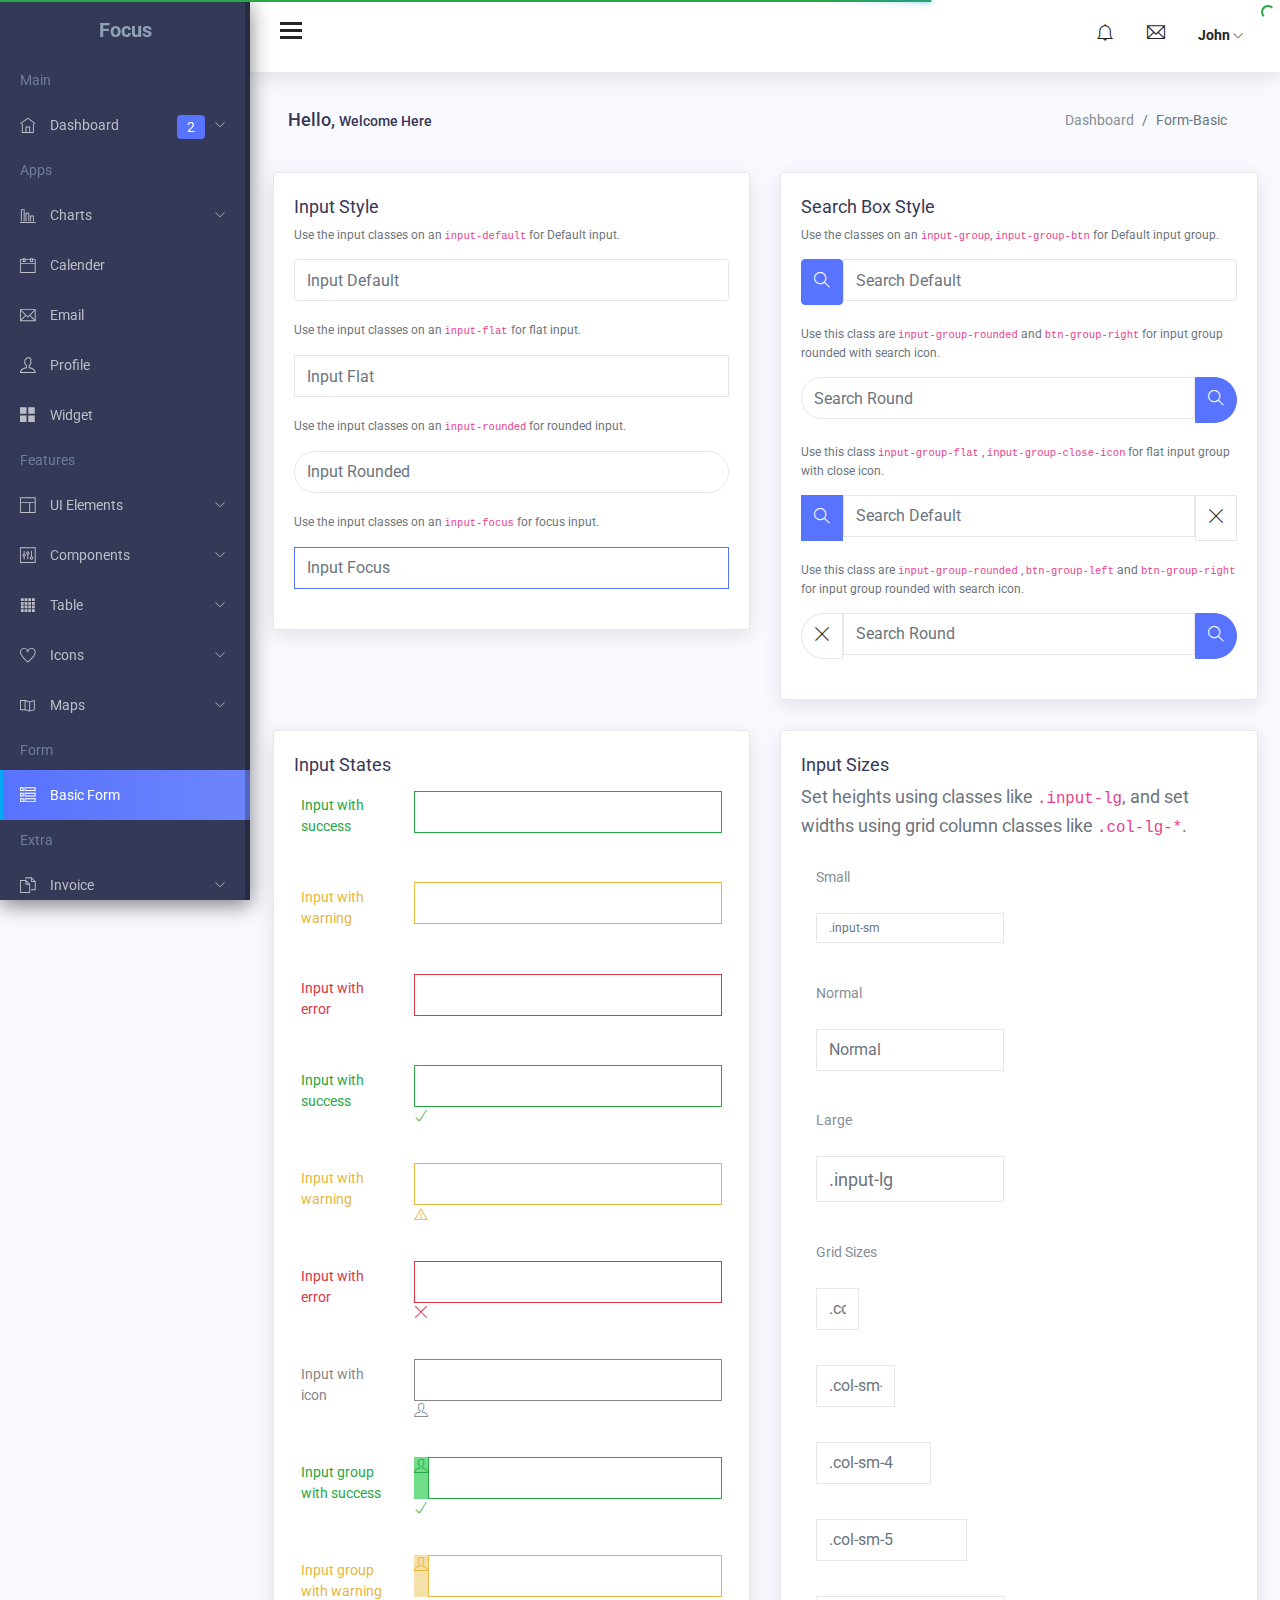
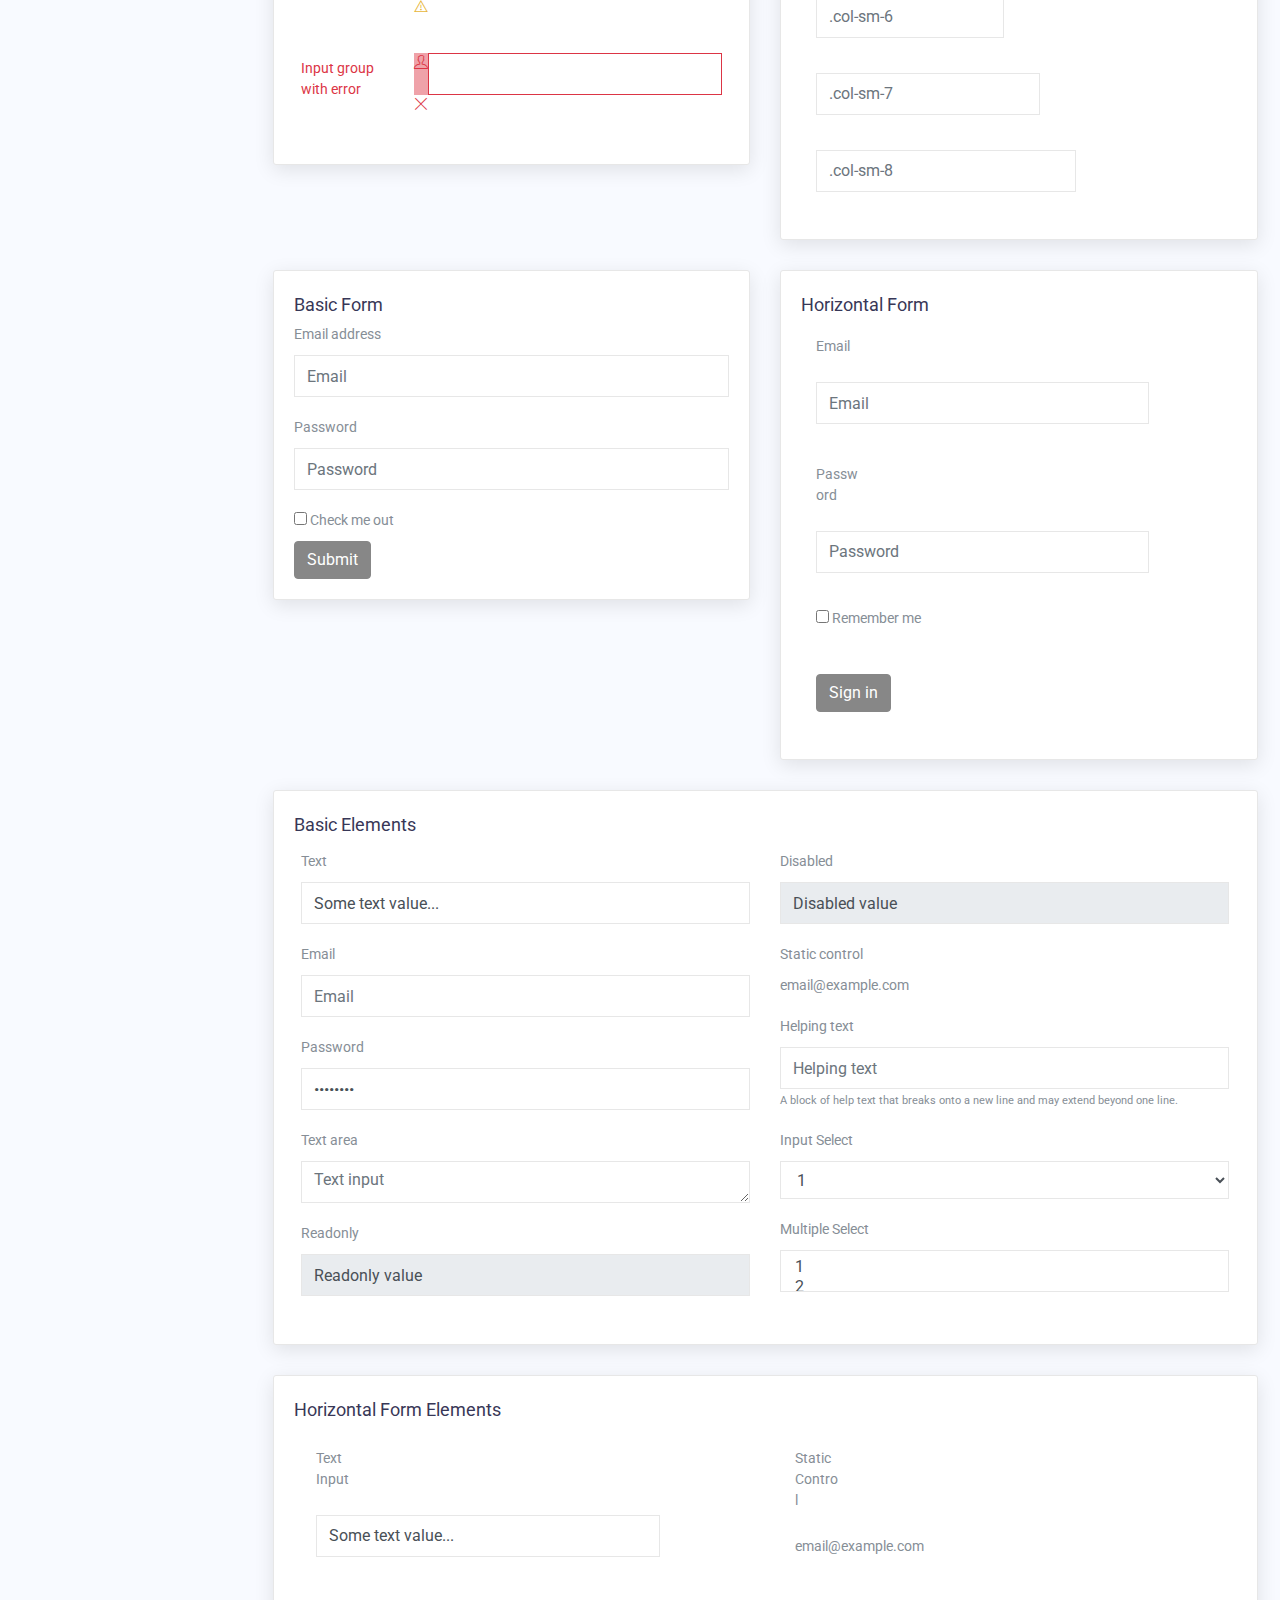
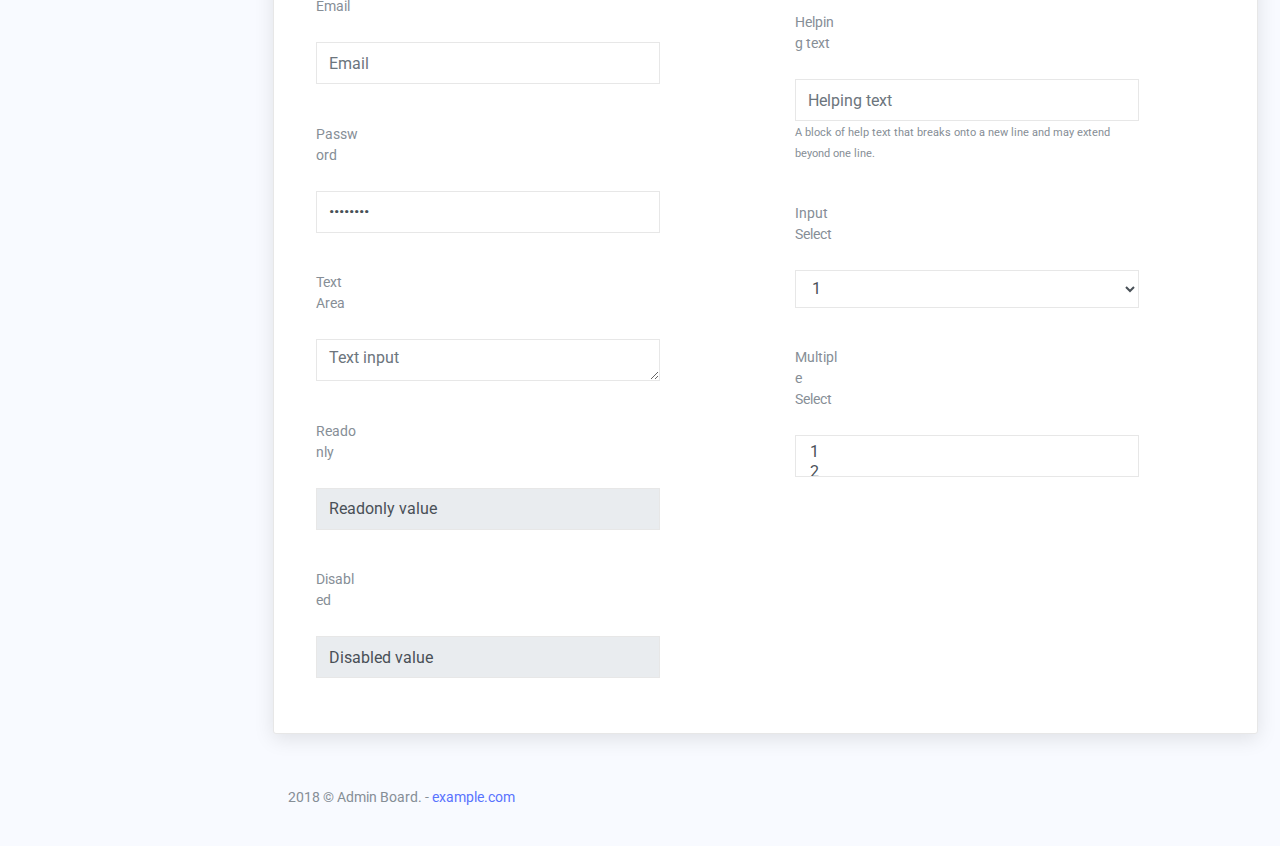
<file: form-basic.html>
<!DOCTYPE html>
<html lang="en">

<head>
    <meta charset="utf-8">
    <meta http-equiv="X-UA-Compatible" content="IE=edge">
    <meta name="viewport" content="width=device-width, initial-scale=1">

    <title>Focus Admin: Basic Form </title>

    <!-- ================= Favicon ================== -->
    <!-- Standard -->
    <link rel="shortcut icon" href="http://placehold.it/64.png/000/fff">
    <!-- Retina iPad Touch Icon-->
    <link rel="apple-touch-icon" sizes="144x144" href="http://placehold.it/144.png/000/fff">
    <!-- Retina iPhone Touch Icon-->
    <link rel="apple-touch-icon" sizes="114x114" href="http://placehold.it/114.png/000/fff">
    <!-- Standard iPad Touch Icon-->
    <link rel="apple-touch-icon" sizes="72x72" href="http://placehold.it/72.png/000/fff">
    <!-- Standard iPhone Touch Icon-->
    <link rel="apple-touch-icon" sizes="57x57" href="http://placehold.it/57.png/000/fff">

    <!-- Styles -->
    <link href="assets/css/lib/font-awesome.min.css" rel="stylesheet">
    <link href="assets/css/lib/themify-icons.css" rel="stylesheet">
    <link href="assets/css/lib/menubar/sidebar.css" rel="stylesheet">
    <link href="assets/css/lib/bootstrap.min.css" rel="stylesheet">
    <link href="assets/css/lib/helper.css" rel="stylesheet">
    <link href="assets/css/style.css" rel="stylesheet">
</head>

<body>


        <div class="sidebar sidebar-hide-to-small sidebar-shrink sidebar-gestures">
            <div class="nano">
                <div class="nano-content">
                    <div class="logo"><a href="index.html"><!-- <img src="assets/images/logo.png" alt="" /> --><span>Focus</span></a></div>
                    <ul>
                        <li class="label">Main</li>
                        <li><a class="sidebar-sub-toggle"><i class="ti-home"></i> Dashboard <span class="badge badge-primary">2</span> <span class="sidebar-collapse-icon ti-angle-down"></span></a>
                            <ul>
                                <li><a href="index.html">Dashboard 1</a></li>
                                <li><a href="index1.html">Dashboard 2</a></li>
                                
                                
                                
                            </ul>
                        </li>

                        <li class="label">Apps</li>
                        <li><a class="sidebar-sub-toggle"><i class="ti-bar-chart-alt"></i>  Charts  <span class="sidebar-collapse-icon ti-angle-down"></span></a>
                            <ul>
                                <li><a href="chart-flot.html">Flot</a></li>
                                <li><a href="chart-morris.html">Morris</a></li>
                                <li><a href="chartjs.html">Chartjs</a></li>
                                <li><a href="chartist.html">Chartist</a></li>
                                <li><a href="chart-peity.html">Peity</a></li>
                                <li><a href="chart-sparkline.html">Sparkle</a></li>
                                <li><a href="chart-knob.html">Knob</a></li>
                            </ul>
                        </li>
                        <li><a href="app-event-calender.html"><i class="ti-calendar"></i> Calender </a></li>
                        <li><a href="app-email.html"><i class="ti-email"></i> Email</a></li>
                        <li><a href="app-profile.html"><i class="ti-user"></i> Profile</a></li>
                        <li><a href="app-widget-card.html"><i class="ti-layout-grid2-alt"></i> Widget</a></li>
                        <li class="label">Features</li>
                        <li><a class="sidebar-sub-toggle"><i class="ti-layout"></i> UI Elements <span class="sidebar-collapse-icon ti-angle-down"></span></a>
                            <ul>
                                <li><a href="ui-typography.html">Typography</a></li>
                                <li><a href="ui-alerts.html">Alerts</a></li>
                                
                                <li><a href="ui-button.html">Button</a></li>
                                <li><a href="ui-dropdown.html">Dropdown</a></li>
                               
                                <li><a href="ui-list-group.html">List Group</a></li>
                                
                                <li><a href="ui-progressbar.html">Progressbar</a></li>
                                <li><a href="ui-tab.html">Tab</a></li>
                                
                            </ul>
                        </li>
                        <li><a class="sidebar-sub-toggle"><i class="ti-panel"></i> Components <span class="sidebar-collapse-icon ti-angle-down"></span></a>
                            <ul>
                                <li><a href="uc-calendar.html">Calendar</a></li>
                                <li><a href="uc-carousel.html">Carousel</a></li>
                                <li><a href="uc-weather.html">Weather</a></li>
                                <li><a href="uc-datamap.html">Datamap</a></li>
                                <li><a href="uc-todo-list.html">To do</a></li>
                                <li><a href="uc-scrollable.html">Scrollable</a></li>
                                <li><a href="uc-sweetalert.html">Sweet Alert</a></li>
                                <li><a href="uc-toastr.html">Toastr</a></li>
                                <li><a href="uc-range-slider-basic.html">Basic Range Slider</a></li>
                                <li><a href="uc-range-slider-advance.html">Advance Range Slider</a></li>
                                <li><a href="uc-nestable.html">Nestable</a></li>
                                
                                <li><a href="uc-rating-bar-rating.html">Bar Rating</a></li>
                                <li><a href="uc-rating-jRate.html">jRate</a></li>
                            </ul>
                        </li>
                        <li><a class="sidebar-sub-toggle"><i class="ti-layout-grid4-alt"></i> Table <span class="sidebar-collapse-icon ti-angle-down"></span></a>
                            <ul>
                                <li><a href="table-basic.html">Basic</a></li>
                               
                                <li><a href="table-export.html">Datatable Export</a></li>
                                <li><a href="table-row-select.html">Datatable Row Select</a></li>
                                <li><a href="table-jsgrid.html">Editable </a></li>
                            </ul>
                        </li>
                        <li><a class="sidebar-sub-toggle"><i class="ti-heart"></i> Icons <span class="sidebar-collapse-icon ti-angle-down"></span></a>
                            <ul>
                                <li><a href="font-themify.html">Themify</a></li>
                            </ul>
                        </li>
                        <li><a class="sidebar-sub-toggle"><i class="ti-map"></i> Maps <span class="sidebar-collapse-icon ti-angle-down"></span></a>
                            <ul>
                                <li><a href="gmaps.html">Basic</a></li>
                                <li><a href="vector-map.html">Vector Map</a></li>
                            </ul>
                        </li>
                        <li class="label">Form</li>
                        <li><a href="form-basic.html"><i class="ti-view-list-alt"></i> Basic Form </a></li>
                        <li class="label">Extra</li>
                        <li><a class="sidebar-sub-toggle"><i class="ti-files"></i> Invoice <span class="sidebar-collapse-icon ti-angle-down"></span></a>
                            <ul>
                                <li><a href="invoice.html">Basic</a></li>
                                <li><a href="invoice-editable.html">Editable</a></li>
                            </ul>
                        </li>
                        <li><a class="sidebar-sub-toggle"><i class="ti-target"></i> Pages <span class="sidebar-collapse-icon ti-angle-down"></span></a>
                            <ul>
                                <li><a href="page-login.html">Login</a></li>
                                <li><a href="page-register.html">Register</a></li>
                                <li><a href="page-reset-password.html">Forgot password</a></li>
                            </ul>
                        </li>
                        <li><a href="../documentation/index.html"><i class="ti-file"></i> Documentation</a></li>
                        <li><a><i class="ti-close"></i> Logout</a></li>
                    </ul>
                </div>
            </div>
        </div>
        <!-- /# sidebar -->


    <div class="header">
        <div class="container-fluid">
            <div class="row">
                <div class="col-lg-12">
                    <div class="float-left">
                        <div class="hamburger sidebar-toggle">
                            <span class="line"></span>
                            <span class="line"></span>
                            <span class="line"></span>
                        </div>
                    </div>
                    <div class="float-right">
                        <div class="dropdown dib">
                            <div class="header-icon" data-toggle="dropdown">
                                <i class="ti-bell"></i>
                                <div class="drop-down dropdown-menu dropdown-menu-right">
                                    <div class="dropdown-content-heading">
                                        <span class="text-left">Recent Notifications</span>
                                    </div>
                                    <div class="dropdown-content-body">
                                        <ul>
                                            <li>
                                                <a href="#">
                                                    <img class="pull-left m-r-10 avatar-img" src="assets/images/avatar/3.jpg" alt="" />
                                                    <div class="notification-content">
                                                        <small class="notification-timestamp pull-right">02:34 PM</small>
                                                        <div class="notification-heading">Mr. John</div>
                                                        <div class="notification-text">5 members joined today </div>
                                                    </div>
                                                </a>
                                            </li>
                                            <li>
                                                <a href="#">
                                                    <img class="pull-left m-r-10 avatar-img" src="assets/images/avatar/3.jpg" alt="" />
                                                    <div class="notification-content">
                                                        <small class="notification-timestamp pull-right">02:34 PM</small>
                                                        <div class="notification-heading">Mariam</div>
                                                        <div class="notification-text">likes a photo of you</div>
                                                    </div>
                                                </a>
                                            </li>
                                            <li>
                                                <a href="#">
                                                    <img class="pull-left m-r-10 avatar-img" src="assets/images/avatar/3.jpg" alt="" />
                                                    <div class="notification-content">
                                                        <small class="notification-timestamp pull-right">02:34 PM</small>
                                                        <div class="notification-heading">Tasnim</div>
                                                        <div class="notification-text">Hi Teddy, Just wanted to let you ...</div>
                                                    </div>
                                                </a>
                                            </li>
                                            <li>
                                                <a href="#">
                                                    <img class="pull-left m-r-10 avatar-img" src="assets/images/avatar/3.jpg" alt="" />
                                                    <div class="notification-content">
                                                        <small class="notification-timestamp pull-right">02:34 PM</small>
                                                        <div class="notification-heading">Mr. John</div>
                                                        <div class="notification-text">Hi Teddy, Just wanted to let you ...</div>
                                                    </div>
                                                </a>
                                            </li>
                                            <li class="text-center">
                                                <a href="#" class="more-link">See All</a>
                                            </li>
                                        </ul>
                                    </div>
                                </div>
                            </div>
                        </div>
                        <div class="dropdown dib">
                            <div class="header-icon" data-toggle="dropdown">
                                <i class="ti-email"></i>
                                <div class="drop-down dropdown-menu dropdown-menu-right">
                                    <div class="dropdown-content-heading">
                                        <span class="text-left">2 New Messages</span>
                                        <a href="email.html">
                                            <i class="ti-pencil-alt pull-right"></i>
                                        </a>
                                    </div>
                                    <div class="dropdown-content-body">
                                        <ul>
                                            <li class="notification-unread">
                                                <a href="#">
                                                    <img class="pull-left m-r-10 avatar-img" src="assets/images/avatar/1.jpg" alt="" />
                                                    <div class="notification-content">
                                                        <small class="notification-timestamp pull-right">02:34 PM</small>
                                                        <div class="notification-heading">Michael Qin</div>
                                                        <div class="notification-text">Hi Teddy, Just wanted to let you ...</div>
                                                    </div>
                                                </a>
                                            </li>
                                            <li class="notification-unread">
                                                <a href="#">
                                                    <img class="pull-left m-r-10 avatar-img" src="assets/images/avatar/2.jpg" alt="" />
                                                    <div class="notification-content">
                                                        <small class="notification-timestamp pull-right">02:34 PM</small>
                                                        <div class="notification-heading">Mr. John</div>
                                                        <div class="notification-text">Hi Teddy, Just wanted to let you ...</div>
                                                    </div>
                                                </a>
                                            </li>
                                            <li>
                                                <a href="#">
                                                    <img class="pull-left m-r-10 avatar-img" src="assets/images/avatar/3.jpg" alt="" />
                                                    <div class="notification-content">
                                                        <small class="notification-timestamp pull-right">02:34 PM</small>
                                                        <div class="notification-heading">Michael Qin</div>
                                                        <div class="notification-text">Hi Teddy, Just wanted to let you ...</div>
                                                    </div>
                                                </a>
                                            </li>
                                            <li>
                                                <a href="#">
                                                    <img class="pull-left m-r-10 avatar-img" src="assets/images/avatar/2.jpg" alt="" />
                                                    <div class="notification-content">
                                                        <small class="notification-timestamp pull-right">02:34 PM</small>
                                                        <div class="notification-heading">Mr. John</div>
                                                        <div class="notification-text">Hi Teddy, Just wanted to let you ...</div>
                                                    </div>
                                                </a>
                                            </li>
                                            <li class="text-center">
                                                <a href="#" class="more-link">See All</a>
                                            </li>
                                        </ul>
                                    </div>
                                </div>
                            </div>
                        </div>
                        <div class="dropdown dib">
                            <div class="header-icon" data-toggle="dropdown">
                                <span class="user-avatar">John
                                    <i class="ti-angle-down f-s-10"></i>
                                </span>
                                <div class="drop-down dropdown-profile dropdown-menu dropdown-menu-right">
                                    <div class="dropdown-content-heading">
                                        <span class="text-left">Upgrade Now</span>
                                        <p class="trial-day">30 Days Trail</p>
                                    </div>
                                    <div class="dropdown-content-body">
                                        <ul>
                                            <li>
                                                <a href="#">
                                                    <i class="ti-user"></i>
                                                    <span>Profile</span>
                                                </a>
                                            </li>

                                            <li>
                                                <a href="#">
                                                    <i class="ti-email"></i>
                                                    <span>Inbox</span>
                                                </a>
                                            </li>
                                            <li>
                                                <a href="#">
                                                    <i class="ti-settings"></i>
                                                    <span>Setting</span>
                                                </a>
                                            </li>

                                            <li>
                                                <a href="#">
                                                    <i class="ti-lock"></i>
                                                    <span>Lock Screen</span>
                                                </a>
                                            </li>
                                            <li>
                                                <a href="#">
                                                    <i class="ti-power-off"></i>
                                                    <span>Logout</span>
                                                </a>
                                            </li>
                                        </ul>
                                    </div>
                                </div>
                            </div>
                        </div>
                    </div>
                </div>
            </div>
        </div>
    </div>




    <div class="content-wrap">
        <div class="main">
            <div class="container-fluid">
                <div class="row">
                    <div class="col-lg-8 p-r-0 title-margin-right">
                        <div class="page-header">
                            <div class="page-title">
                                <h1>Hello, <span>Welcome Here</span></h1>
                            </div>
                        </div>
                    </div>
                    <!-- /# column -->
                    <div class="col-lg-4 p-l-0 title-margin-left">
                        <div class="page-header">
                            <div class="page-title">
                                <ol class="breadcrumb">
                                    <li class="breadcrumb-item"><a href="#">Dashboard</a></li>
                                    <li class="breadcrumb-item active">Form-Basic</li>
                                </ol>
                            </div>
                        </div>
                    </div>
                    <!-- /# column -->
                </div>
                <!-- /# row -->
                <section id="main-content">
                    <div class="row">
                        <div class="col-lg-6">
                            <div class="card">
                                <div class="card-title">
                                    <h4>Input Style</h4>
                                    
                                </div>
                                <div class="card-body">
                                    <div class="basic-form">
                                        <form>
                                            <div class="form-group">
                                                <p class="text-muted m-b-15 f-s-12">Use the input classes on an <code>input-default</code> for Default input.</p>
                                                <input type="text" class="form-control input-default " placeholder="Input Default">
                                            </div>
                                            <div class="form-group">
                                                <p class="text-muted m-b-15 f-s-12">Use the input classes on an <code>input-flat</code> for flat input.</p>
                                                <input type="text" class="form-control input-flat" placeholder="Input Flat ">
                                            </div>
                                            <div class="form-group">
                                                <p class="text-muted m-b-15 f-s-12">Use the input classes on an <code>input-rounded</code> for rounded input.</p>
                                                <input type="text" class="form-control input-rounded" placeholder="Input Rounded">
                                            </div>
                                            <div class="form-group">
                                                <p class="text-muted m-b-15 f-s-12">Use the input classes on an <code>input-focus</code> for focus input.</p>
                                                <input type="text" class="form-control input-focus" placeholder="Input Focus">
                                            </div>
                                        </form>
                                    </div>
                                </div>
                            </div>
                        </div>
                        <!-- /# column -->
                        <div class="col-lg-6">
                            <div class="card">
                                <div class="card-title">
                                    <h4>Search Box Style</h4>
                                    
                                </div>
                                <div class="card-body">
                                    <div class="basic-form">
                                        <form>
                                            <div class="form-group">
                                                <p class="text-muted m-b-15 f-s-12">Use the classes on an <code>input-group</code>, <code>input-group-btn</code> for Default input group.</p>
                                                <div class="input-group input-group-default">
                                                    <span class="input-group-btn"><button class="btn btn-primary" type="submit"><i class="ti-search"></i></button></span>
                                                    <input type="text" placeholder="Search Default" name="Search" class="form-control">
                                                </div>
                                            </div>
                                            <div class="form-group">
                                                <p class="text-muted m-b-15 f-s-12">Use this class are <code>input-group-rounded</code> and <code>btn-group-right</code> for input group rounded with search icon.</p>
                                                <div class="input-group input-group-rounded">
                                                    <input type="text" placeholder="Search Round" name="Search" class="form-control">
                                                    <span class="input-group-btn"><button class="btn btn-primary btn-group-right" type="submit"><i class="ti-search"></i></button></span>
                                                </div>
                                            </div>
                                            <div class="form-group">
                                                <p class="text-muted m-b-15 f-s-12">Use this class <code>input-group-flat</code> , <code>input-group-close-icon</code> for flat input group with close icon.</p>
                                                <div class="input-group input-group-flat">
                                                    <span class="input-group-btn"><button class="btn btn-primary" type="submit"><i class="ti-search"></i></button></span>
                                                    <input type="text" class="form-control" placeholder="Search Default">
                                                    <span class="input-group-btn"><button class="btn btn-primary input-group-close-icon" type="submit"><i class="ti-close"></i></button></span>
                                                </div>
                                            </div>
                                            <div class="form-group">
                                                <p class="text-muted m-b-15 f-s-12">Use this class are <code>input-group-rounded</code> , <code>btn-group-left</code> and <code>btn-group-right</code> for input group rounded with search icon.</p>
                                                <div class="input-group input-group-rounded">
                                                    <span class="input-group-btn"><button class="btn btn-primary input-group-close-icon btn-group-left" type="submit"><i class="ti-close"></i></button></span>
                                                    <input type="text" class="form-control" placeholder="Search Round">
                                                    <span class="input-group-btn"><button class="btn btn-primary btn-group-right" type="submit"><i class="ti-search"></i></button></span>
                                                </div>
                                            </div>
                                        </form>
                                    </div>
                                </div>
                            </div>
                        </div>
                        <!-- /# column -->
                    </div>
                    <!-- /# row -->
                    <div class="row">
                        <div class="col-lg-6">
                            <div class="card">
                                <div class="card-title">
                                    <h4>Input States</h4>
                                    
                                </div>
                                <div class="card-body">
                                    <div class="input-states">
                                        <form class="form-horizontal">
                                            <div class="form-group has-success">
                                                <div class="row">
                                                    <label class="col-sm-3 control-label">Input with success</label>
                                                    <div class="col-sm-9">
                                                        <input type="text" class="form-control">
                                                    </div>
                                                </div>
                                            </div>
                                            <div class="form-group has-warning">
                                                <div class="row">
                                                    <label class="col-sm-3 control-label">Input with warning</label>
                                                    <div class="col-sm-9">
                                                        <input type="text" class="form-control">
                                                    </div>
                                                </div>
                                            </div>
                                            <div class="form-group has-error">
                                                <div class="row">
                                                    <label class="col-sm-3 control-label">Input with error</label>
                                                    <div class="col-sm-9">
                                                        <input type="text" class="form-control">
                                                    </div>
                                                </div>
                                            </div>
                                            <div class="form-group has-success has-feedback">
                                                <div class="row">
                                                    <label class="col-sm-3 control-label">Input with success</label>
                                                    <div class="col-sm-9">
                                                        <input type="text" class="form-control">
                                                        <span class="ti-check form-control-feedback"></span>
                                                    </div>
                                                </div>
                                            </div>
                                            <div class="form-group has-warning has-feedback">
                                                <div class="row">
                                                    <label class="col-sm-3 control-label">Input with warning</label>
                                                    <div class="col-sm-9">
                                                        <input type="text" class="form-control">
                                                        <span class="ti-alert form-control-feedback"></span>
                                                    </div>
                                                </div>
                                            </div>
                                            <div class="form-group has-error has-feedback">
                                                <div class="row">
                                                    <label class="col-sm-3 control-label">Input with error</label>
                                                    <div class="col-sm-9">
                                                        <input type="text" class="form-control">
                                                        <span class="ti-close form-control-feedback"></span>
                                                    </div>
                                                </div>
                                            </div>
                                            <div class="form-group has-default has-feedback">
                                                <div class="row">
                                                    <label class="col-sm-3 control-label">Input with icon</label>
                                                    <div class="col-sm-9">
                                                        <input type="text" class="form-control">
                                                        <span class="ti-user form-control-feedback"></span>
                                                    </div>
                                                </div>
                                            </div>
                                            <div class="form-group has-success has-feedback">
                                                <div class="row">
                                                    <label class="col-sm-3 control-label">Input group with success</label>
                                                    <div class="col-sm-9">
                                                        <div class="input-group">
                                                            <span class="input-group-addon"><i class="ti-user"></i></span>
                                                            <input type="text" class="form-control">
                                                        </div>
                                                        <span class="ti-check form-control-feedback"></span>
                                                        <span class="sr-only">(success)</span>
                                                    </div>
                                                </div>
                                            </div>
                                            <div class="form-group has-warning has-feedback">
                                                <div class="row">
                                                    <label class="col-sm-3 control-label">Input group with warning</label>
                                                    <div class="col-sm-9">
                                                        <div class="input-group">
                                                            <span class="input-group-addon"><i class="ti-user"></i></span>
                                                            <input type="text" class="form-control">
                                                        </div>
                                                        <span class="ti-alert form-control-feedback"></span>
                                                        <span class="sr-only">(warning)</span>
                                                    </div>
                                                </div>
                                            </div>
                                            <div class="form-group has-error has-feedback">
                                                <div class="row">
                                                    <label class="col-sm-3 control-label">Input group with error</label>
                                                    <div class="col-sm-9">
                                                        <div class="input-group">
                                                            <span class="input-group-addon"><i class="ti-user"></i></span>
                                                            <input type="text" class="form-control">
                                                        </div>
                                                        <span class="ti-close form-control-feedback"></span>
                                                        <span class="sr-only">(error)</span>
                                                    </div>
                                                </div>
                                            </div>
                                        </form>
                                    </div>
                                </div>
                            </div>
                        </div>
                        <!-- /# column -->

                        <div class="col-lg-6">
                            <div class="card">
                                <div class="card-title">
                                    <h4>Input Sizes</h4>

                                    
                                    <p class="text-muted m-b-15 font-12">Set heights using classes like <code>.input-lg</code>, and set widths using grid column classes like <code>.col-lg-*</code>.</p>
                                </div>
                                <div class="card-body">
                                    <div class="input-sizes">
                                        <form class="form-horizontal">
                                            <div class="form-group">
                                                <label for="example-input-small" class="col-sm-3 control-label">Small</label>
                                                <div class="col-sm-6">
                                                    <input type="text" placeholder=".input-sm" class="form-control input-sm" name="example-input-small" id="example-input-small">
                                                </div>
                                            </div>

                                            <div class="form-group">
                                                <label for="example-input-normal" class="col-sm-3 control-label">Normal</label>
                                                <div class="col-sm-6">
                                                    <input type="text" placeholder="Normal" class="form-control" name="example-input-normal" id="example-input-normal">
                                                </div>
                                            </div>

                                            <div class="form-group">
                                                <label for="example-input-large" class="col-sm-3 control-label">Large</label>
                                                <div class="col-sm-6">
                                                    <input type="text" placeholder=".input-lg" class="form-control input-lg" name="example-input-large" id="example-input-large">
                                                </div>
                                            </div>

                                            <div class="form-group">
                                                <label class="col-sm-3 control-label">Grid Sizes</label>
                                                <div class="col-sm-2">
                                                    <input type="text" placeholder=".col-sm-2" class="form-control">
                                                </div>
                                            </div>

                                            <div class="form-group">
                                                <div class="col-sm-3 col-sm-offset-3">
                                                    <input type="text" placeholder=".col-sm-3" class="form-control">
                                                </div>
                                            </div>

                                            <div class="form-group">
                                                <div class="col-sm-4 col-sm-offset-3">
                                                    <input type="text" placeholder=".col-sm-4" class="form-control">
                                                </div>
                                            </div>

                                            <div class="form-group">
                                                <div class="col-sm-5 col-sm-offset-3">
                                                    <input type="text" placeholder=".col-sm-5" class="form-control">
                                                </div>
                                            </div>

                                            <div class="form-group">
                                                <div class="col-sm-6 col-sm-offset-3">
                                                    <input type="text" placeholder=".col-sm-6" class="form-control">
                                                </div>
                                            </div>

                                            <div class="form-group">
                                                <div class="col-sm-7 col-sm-offset-3">
                                                    <input type="text" placeholder=".col-sm-7" class="form-control">
                                                </div>
                                            </div>

                                            <div class="form-group">
                                                <div class="col-sm-8 col-sm-offset-3">
                                                    <input type="text" placeholder=".col-sm-8" class="form-control">
                                                </div>
                                            </div>
                                        </form>
                                    </div>
                                </div>
                            </div>
                        </div>
                        <!-- /# column -->
                    </div>
                    <!-- /# row -->
                    <div class="row">
                        <div class="col-lg-6">
                            <div class="card">
                                <div class="card-title">
                                    <h4>Basic Form</h4>
                                    
                                </div>
                                <div class="card-body">
                                    <div class="basic-form">
                                        <form>
                                            <div class="form-group">
                                                <label>Email address</label>
                                                <input type="email" class="form-control" placeholder="Email">
                                            </div>
                                            <div class="form-group">
                                                <label>Password</label>
                                                <input type="password" class="form-control" placeholder="Password">
                                            </div>
                                            <div class="checkbox">
                                                <label>
													<input type="checkbox"> Check me out
												</label>
                                            </div>
                                            <button type="submit" class="btn btn-default">Submit</button>
                                        </form>
                                    </div>
                                </div>
                            </div>
                        </div>
                        <!-- /# column -->
                        <div class="col-lg-6">
                            <div class="card">
                                <div class="card-title">
                                    <h4>Horizontal Form</h4>
                                    
                                </div>
                                <div class="card-body">
                                    <div class="horizontal-form">
                                        <form class="form-horizontal">
                                            <div class="form-group">
                                                <label class="col-sm-2 control-label">Email</label>
                                                <div class="col-sm-10">
                                                    <input type="email" class="form-control" placeholder="Email">
                                                </div>
                                            </div>
                                            <div class="form-group">
                                                <label class="col-sm-2 control-label">Password</label>
                                                <div class="col-sm-10">
                                                    <input type="password" class="form-control" placeholder="Password">
                                                </div>
                                            </div>
                                            <div class="form-group">
                                                <div class="col-sm-offset-2 col-sm-10">
                                                    <div class="checkbox">
                                                        <label>
															<input type="checkbox"> Remember me
														</label>
                                                    </div>
                                                </div>
                                            </div>
                                            <div class="form-group">
                                                <div class="col-sm-offset-2 col-sm-10">
                                                    <button type="submit" class="btn btn-default">Sign in</button>
                                                </div>
                                            </div>
                                        </form>
                                    </div>
                                </div>
                            </div>
                        </div>
                        <!-- /# column -->
                    </div>
                    <!-- /# row -->
                    <div class="row">
                        <div class="col-lg-12">
                            <div class="card">
                                <div class="card-title">
                                    <h4>Basic Elements</h4>
                                    
                                </div>
                                <div class="card-body">
                                    <div class="basic-elements">
                                        <form>
                                            <div class="row">
                                                <div class="col-lg-6">
                                                    <div class="form-group">
                                                        <label>Text</label>
                                                        <input type="text" class="form-control" value="Some text value...">
                                                    </div>
                                                    <div class="form-group">
                                                        <label>Email</label>
                                                        <input id="example-email" class="form-control" type="email" placeholder="Email" name="example-email">
                                                    </div>
                                                    <div class="form-group">
                                                        <label>Password</label>
                                                        <input class="form-control" type="password" value="password">
                                                    </div>
                                                    <div class="form-group">
                                                        <label>Text area</label>
                                                        <textarea class="form-control" rows="3" placeholder="Text input"></textarea>
                                                    </div>
                                                    <div class="form-group">
                                                        <label>Readonly</label>
                                                        <input class="form-control" type="text" value="Readonly value" readonly="">
                                                    </div>

                                                </div>
                                                <div class="col-lg-6">
                                                    <div class="form-group">
                                                        <label>Disabled</label>
                                                        <input class="form-control" type="text" value="Disabled value" disabled="">
                                                    </div>
                                                    <div class="form-group">
                                                        <label>Static control</label>
                                                        <p class="form-control-static">email@example.com</p>
                                                    </div>
                                                    <div class="form-group">
                                                        <label>Helping text</label>
                                                        <input class="form-control" type="text" placeholder="Helping text">
                                                        <span class="help-block">
														<small>A block of help text that breaks onto a new line and may extend beyond one line.</small>
													</span>
                                                    </div>
                                                    <div class="form-group">
                                                        <label>Input Select</label>
                                                        <select class="form-control">
															<option>1</option>
															<option>2</option>
															<option>3</option>
															<option>4</option>
															<option>5</option>
														</select>
                                                    </div>
                                                    <div class="form-group">
                                                        <label>Multiple Select</label>
                                                        <select multiple class="form-control">
															<option>1</option>
															<option>2</option>
															<option>3</option>
															<option>4</option>
															<option>5</option>
														</select>
                                                    </div>
                                                </div>
                                            </div>
                                        </form>
                                    </div>
                                </div>
                            </div>
                        </div>
                        <!-- /# column -->
                        <div class="col-lg-12">
                            <div class="card">
                                <div class="card-title">
                                    <h4>Horizontal Form Elements</h4>
                                    
                                </div>
                                <div class="card-body">
                                    <div class="horizontal-form-elements">
                                        <form class="form-horizontal">
                                            <div class="row">
                                                <div class="col-lg-6">
                                                    <div class="form-group">
                                                        <label class="col-sm-2 control-label">Text Input</label>
                                                        <div class="col-sm-10">
                                                            <input type="text" class="form-control" value="Some text value...">
                                                        </div>
                                                    </div>
                                                    <div class="form-group">
                                                        <label class="col-sm-2 control-label">Email</label>
                                                        <div class="col-sm-10">
                                                            <input type="email" class="form-control" placeholder="Email">
                                                        </div>
                                                    </div>
                                                    <div class="form-group">
                                                        <label class="col-sm-2 control-label">Password</label>
                                                        <div class="col-sm-10">
                                                            <input class="form-control" type="password" value="password">
                                                        </div>
                                                    </div>
                                                    <div class="form-group">
                                                        <label class="col-sm-2 control-label">Text Area</label>
                                                        <div class="col-sm-10">
                                                            <textarea class="form-control" rows="3" placeholder="Text input"></textarea>
                                                        </div>
                                                    </div>
                                                    <div class="form-group">
                                                        <label class="col-sm-2 control-label">Readonly</label>
                                                        <div class="col-sm-10">
                                                            <input class="form-control" type="text" value="Readonly value" readonly="">
                                                        </div>
                                                    </div>
                                                    <div class="form-group">
                                                        <label class="col-sm-2 control-label">Disabled</label>
                                                        <div class="col-sm-10">
                                                            <input class="form-control" type="text" value="Disabled value" disabled="">
                                                        </div>
                                                    </div>
                                                </div>
                                                <!-- /# column -->
                                                <div class="col-lg-6">
                                                    <div class="form-group">
                                                        <label class="col-sm-2 control-label">Static Control</label>
                                                        <div class="col-sm-10">
                                                            <p class="form-control-static">email@example.com</p>
                                                        </div>
                                                    </div>
                                                    <div class="form-group">
                                                        <label class="col-sm-2 control-label">Helping text</label>
                                                        <div class="col-sm-10">
                                                            <input class="form-control" type="text" placeholder="Helping text">
                                                            <span class="help-block">
																<small>A block of help text that breaks onto a new line and may extend beyond one line.</small>
															</span>
                                                        </div>
                                                    </div>
                                                    <div class="form-group">
                                                        <label class="col-sm-2 control-label">Input Select</label>
                                                        <div class="col-sm-10">
                                                            <select class="form-control">
																<option>1</option>
																<option>2</option>
																<option>3</option>
																<option>4</option>
																<option>5</option>
															</select>
                                                        </div>
                                                    </div>
                                                    <div class="form-group">
                                                        <label class="col-sm-2 control-label">Multiple Select</label>
                                                        <div class="col-sm-10">
                                                            <select multiple class="form-control">
																<option>1</option>
																<option>2</option>
																<option>3</option>
																<option>4</option>
																<option>5</option>
															</select>
                                                        </div>
                                                    </div>
                                                </div>
                                                <!-- /# column -->
                                            </div>
                                        </form>
                                    </div>
                                </div>
                            </div>
                            <!-- /# card -->
                        </div>
                        <!-- /# column -->
                    </div>
                    <!-- /# row -->


                    <div class="row">
                        <div class="col-lg-12">
                            <div class="footer">
                                <p>2018 © Admin Board. - <a href="#">example.com</a></p>
                            </div>
                        </div>
                    </div>
                </section>
            </div>
        </div>
    </div>





    
    <!-- jquery vendor -->
    <script src="assets/js/lib/jquery.min.js"></script>
    <script src="assets/js/lib/jquery.nanoscroller.min.js"></script>
    <!-- nano scroller -->
    <script src="assets/js/lib/menubar/sidebar.js"></script>
    <script src="assets/js/lib/preloader/pace.min.js"></script>
    <!-- sidebar -->
    
    <!-- bootstrap -->


    <script src="assets/js/lib/bootstrap.min.js"></script><script src="assets/js/scripts.js"></script>
    <!-- scripit init-->





</body>

</html>
</file>
<file: assets/css/lib/themify-icons.css>
.icon-section {
	margin: 0 0 3em;
	clear: both;
	overflow: hidden;
}
.icon-container {
	width: 240px; 
	padding: .7em 0;
	float: left; 
	position: relative;
	text-align: left;
}
.icon-container [class^="ti-"], 
.icon-container [class*=" ti-"] {
	color: #000;
	position: absolute;
	margin-top: 3px;
	transition: .3s;
}
.icon-container:hover [class^="ti-"],
.icon-container:hover [class*=" ti-"] {
	font-size: 2.2em;
	margin-top: -5px;
}
.icon-container:hover .icon-name {
	color: #000;
}
.icon-name {
	color: #aaa;
	margin-left: 35px;
	font-size: 14px;
	transition: .3s;
}
.icon-container:hover .icon-name {
	margin-left: 45px;
}
















@font-face {
	font-family: 'themify';
	src:url('../../fonts/themify.eot?-fvbane');
	src:url('../../fonts/themify.eot?#iefix-fvbane') format('embedded-opentype'),
		url('../../fonts/themify.woff?-fvbane') format('woff'),
		url('../../fonts/themify.ttf?-fvbane') format('truetype'),
		url('../../fonts/themify.svg?-fvbane#themify') format('svg');
	font-weight: normal;
	font-style: normal;
}

@font-face {
	font-family: 'themify';
	src:url('../admin/assets/fonts/themify.eot?-fvbane');
	src:url('../admin/assets/fonts/themify.eot?#iefix-fvbane') format('embedded-opentype'),
		url('../admin/assets/fonts/themify.woff?-fvbane') format('woff'),
		url('../admin/assets/fonts/themify.ttf?-fvbane') format('truetype'),
		url('../admin/assets/fonts/themify.svg?-fvbane#themify') format('svg');
	font-weight: normal;
	font-style: normal;
}

[class^="ti-"], [class*=" ti-"] {
	font-family: 'themify';
	speak: none;
	font-style: normal;
	font-weight: normal;
	font-variant: normal;
	text-transform: none;
	line-height: 1;

	/* Better Font Rendering =========== */
	-webkit-font-smoothing: antialiased;
	-moz-osx-font-smoothing: grayscale;
}

.ti-wand:before {
	content: "\e600";
}
.ti-volume:before {
	content: "\e601";
}
.ti-user:before {
	content: "\e602";
}
.ti-unlock:before {
	content: "\e603";
}
.ti-unlink:before {
	content: "\e604";
}
.ti-trash:before {
	content: "\e605";
}
.ti-thought:before {
	content: "\e606";
}
.ti-target:before {
	content: "\e607";
}
.ti-tag:before {
	content: "\e608";
}
.ti-tablet:before {
	content: "\e609";
}
.ti-star:before {
	content: "\e60a";
}
.ti-spray:before {
	content: "\e60b";
}
.ti-signal:before {
	content: "\e60c";
}
.ti-shopping-cart:before {
	content: "\e60d";
}
.ti-shopping-cart-full:before {
	content: "\e60e";
}
.ti-settings:before {
	content: "\e60f";
}
.ti-search:before {
	content: "\e610";
}
.ti-zoom-in:before {
	content: "\e611";
}
.ti-zoom-out:before {
	content: "\e612";
}
.ti-cut:before {
	content: "\e613";
}
.ti-ruler:before {
	content: "\e614";
}
.ti-ruler-pencil:before {
	content: "\e615";
}
.ti-ruler-alt:before {
	content: "\e616";
}
.ti-bookmark:before {
	content: "\e617";
}
.ti-bookmark-alt:before {
	content: "\e618";
}
.ti-reload:before {
	content: "\e619";
}
.ti-plus:before {
	content: "\e61a";
}
.ti-pin:before {
	content: "\e61b";
}
.ti-pencil:before {
	content: "\e61c";
}
.ti-pencil-alt:before {
	content: "\e61d";
}
.ti-paint-roller:before {
	content: "\e61e";
}
.ti-paint-bucket:before {
	content: "\e61f";
}
.ti-na:before {
	content: "\e620";
}
.ti-mobile:before {
	content: "\e621";
}
.ti-minus:before {
	content: "\e622";
}
.ti-medall:before {
	content: "\e623";
}
.ti-medall-alt:before {
	content: "\e624";
}
.ti-marker:before {
	content: "\e625";
}
.ti-marker-alt:before {
	content: "\e626";
}
.ti-arrow-up:before {
	content: "\e627";
}
.ti-arrow-right:before {
	content: "\e628";
}
.ti-arrow-left:before {
	content: "\e629";
}
.ti-arrow-down:before {
	content: "\e62a";
}
.ti-lock:before {
	content: "\e62b";
}
.ti-location-arrow:before {
	content: "\e62c";
}
.ti-link:before {
	content: "\e62d";
}
.ti-layout:before {
	content: "\e62e";
}
.ti-layers:before {
	content: "\e62f";
}
.ti-layers-alt:before {
	content: "\e630";
}
.ti-key:before {
	content: "\e631";
}
.ti-import:before {
	content: "\e632";
}
.ti-image:before {
	content: "\e633";
}
.ti-heart:before {
	content: "\e634";
}
.ti-heart-broken:before {
	content: "\e635";
}
.ti-hand-stop:before {
	content: "\e636";
}
.ti-hand-open:before {
	content: "\e637";
}
.ti-hand-drag:before {
	content: "\e638";
}
.ti-folder:before {
	content: "\e639";
}
.ti-flag:before {
	content: "\e63a";
}
.ti-flag-alt:before {
	content: "\e63b";
}
.ti-flag-alt-2:before {
	content: "\e63c";
}
.ti-eye:before {
	content: "\e63d";
}
.ti-export:before {
	content: "\e63e";
}
.ti-exchange-vertical:before {
	content: "\e63f";
}
.ti-desktop:before {
	content: "\e640";
}
.ti-cup:before {
	content: "\e641";
}
.ti-crown:before {
	content: "\e642";
}
.ti-comments:before {
	content: "\e643";
}
.ti-comment:before {
	content: "\e644";
}
.ti-comment-alt:before {
	content: "\e645";
}
.ti-close:before {
	content: "\e646";
}
.ti-clip:before {
	content: "\e647";
}
.ti-angle-up:before {
	content: "\e648";
}
.ti-angle-right:before {
	content: "\e649";
}
.ti-angle-left:before {
	content: "\e64a";
}
.ti-angle-down:before {
	content: "\e64b";
}
.ti-check:before {
	content: "\e64c";
}
.ti-check-box:before {
	content: "\e64d";
}
.ti-camera:before {
	content: "\e64e";
}
.ti-announcement:before {
	content: "\e64f";
}
.ti-brush:before {
	content: "\e650";
}
.ti-briefcase:before {
	content: "\e651";
}
.ti-bolt:before {
	content: "\e652";
}
.ti-bolt-alt:before {
	content: "\e653";
}
.ti-blackboard:before {
	content: "\e654";
}
.ti-bag:before {
	content: "\e655";
}
.ti-move:before {
	content: "\e656";
}
.ti-arrows-vertical:before {
	content: "\e657";
}
.ti-arrows-horizontal:before {
	content: "\e658";
}
.ti-fullscreen:before {
	content: "\e659";
}
.ti-arrow-top-right:before {
	content: "\e65a";
}
.ti-arrow-top-left:before {
	content: "\e65b";
}
.ti-arrow-circle-up:before {
	content: "\e65c";
}
.ti-arrow-circle-right:before {
	content: "\e65d";
}
.ti-arrow-circle-left:before {
	content: "\e65e";
}
.ti-arrow-circle-down:before {
	content: "\e65f";
}
.ti-angle-double-up:before {
	content: "\e660";
}
.ti-angle-double-right:before {
	content: "\e661";
}
.ti-angle-double-left:before {
	content: "\e662";
}
.ti-angle-double-down:before {
	content: "\e663";
}
.ti-zip:before {
	content: "\e664";
}
.ti-world:before {
	content: "\e665";
}
.ti-wheelchair:before {
	content: "\e666";
}
.ti-view-list:before {
	content: "\e667";
}
.ti-view-list-alt:before {
	content: "\e668";
}
.ti-view-grid:before {
	content: "\e669";
}
.ti-uppercase:before {
	content: "\e66a";
}
.ti-upload:before {
	content: "\e66b";
}
.ti-underline:before {
	content: "\e66c";
}
.ti-truck:before {
	content: "\e66d";
}
.ti-timer:before {
	content: "\e66e";
}
.ti-ticket:before {
	content: "\e66f";
}
.ti-thumb-up:before {
	content: "\e670";
}
.ti-thumb-down:before {
	content: "\e671";
}
.ti-text:before {
	content: "\e672";
}
.ti-stats-up:before {
	content: "\e673";
}
.ti-stats-down:before {
	content: "\e674";
}
.ti-split-v:before {
	content: "\e675";
}
.ti-split-h:before {
	content: "\e676";
}
.ti-smallcap:before {
	content: "\e677";
}
.ti-shine:before {
	content: "\e678";
}
.ti-shift-right:before {
	content: "\e679";
}
.ti-shift-left:before {
	content: "\e67a";
}
.ti-shield:before {
	content: "\e67b";
}
.ti-notepad:before {
	content: "\e67c";
}
.ti-server:before {
	content: "\e67d";
}
.ti-quote-right:before {
	content: "\e67e";
}
.ti-quote-left:before {
	content: "\e67f";
}
.ti-pulse:before {
	content: "\e680";
}
.ti-printer:before {
	content: "\e681";
}
.ti-power-off:before {
	content: "\e682";
}
.ti-plug:before {
	content: "\e683";
}
.ti-pie-chart:before {
	content: "\e684";
}
.ti-paragraph:before {
	content: "\e685";
}
.ti-panel:before {
	content: "\e686";
}
.ti-package:before {
	content: "\e687";
}
.ti-music:before {
	content: "\e688";
}
.ti-music-alt:before {
	content: "\e689";
}
.ti-mouse:before {
	content: "\e68a";
}
.ti-mouse-alt:before {
	content: "\e68b";
}
.ti-money:before {
	content: "\e68c";
}
.ti-microphone:before {
	content: "\e68d";
}
.ti-menu:before {
	content: "\e68e";
}
.ti-menu-alt:before {
	content: "\e68f";
}
.ti-map:before {
	content: "\e690";
}
.ti-map-alt:before {
	content: "\e691";
}
.ti-loop:before {
	content: "\e692";
}
.ti-location-pin:before {
	content: "\e693";
}
.ti-list:before {
	content: "\e694";
}
.ti-light-bulb:before {
	content: "\e695";
}
.ti-Italic:before {
	content: "\e696";
}
.ti-info:before {
	content: "\e697";
}
.ti-infinite:before {
	content: "\e698";
}
.ti-id-badge:before {
	content: "\e699";
}
.ti-hummer:before {
	content: "\e69a";
}
.ti-home:before {
	content: "\e69b";
}
.ti-help:before {
	content: "\e69c";
}
.ti-headphone:before {
	content: "\e69d";
}
.ti-harddrives:before {
	content: "\e69e";
}
.ti-harddrive:before {
	content: "\e69f";
}
.ti-gift:before {
	content: "\e6a0";
}
.ti-game:before {
	content: "\e6a1";
}
.ti-filter:before {
	content: "\e6a2";
}
.ti-files:before {
	content: "\e6a3";
}
.ti-file:before {
	content: "\e6a4";
}
.ti-eraser:before {
	content: "\e6a5";
}
.ti-envelope:before {
	content: "\e6a6";
}
.ti-download:before {
	content: "\e6a7";
}
.ti-direction:before {
	content: "\e6a8";
}
.ti-direction-alt:before {
	content: "\e6a9";
}
.ti-dashboard:before {
	content: "\e6aa";
}
.ti-control-stop:before {
	content: "\e6ab";
}
.ti-control-shuffle:before {
	content: "\e6ac";
}
.ti-control-play:before {
	content: "\e6ad";
}
.ti-control-pause:before {
	content: "\e6ae";
}
.ti-control-forward:before {
	content: "\e6af";
}
.ti-control-backward:before {
	content: "\e6b0";
}
.ti-cloud:before {
	content: "\e6b1";
}
.ti-cloud-up:before {
	content: "\e6b2";
}
.ti-cloud-down:before {
	content: "\e6b3";
}
.ti-clipboard:before {
	content: "\e6b4";
}
.ti-car:before {
	content: "\e6b5";
}
.ti-calendar:before {
	content: "\e6b6";
}
.ti-book:before {
	content: "\e6b7";
}
.ti-bell:before {
	content: "\e6b8";
}
.ti-basketball:before {
	content: "\e6b9";
}
.ti-bar-chart:before {
	content: "\e6ba";
}
.ti-bar-chart-alt:before {
	content: "\e6bb";
}
.ti-back-right:before {
	content: "\e6bc";
}
.ti-back-left:before {
	content: "\e6bd";
}
.ti-arrows-corner:before {
	content: "\e6be";
}
.ti-archive:before {
	content: "\e6bf";
}
.ti-anchor:before {
	content: "\e6c0";
}
.ti-align-right:before {
	content: "\e6c1";
}
.ti-align-left:before {
	content: "\e6c2";
}
.ti-align-justify:before {
	content: "\e6c3";
}
.ti-align-center:before {
	content: "\e6c4";
}
.ti-alert:before {
	content: "\e6c5";
}
.ti-alarm-clock:before {
	content: "\e6c6";
}
.ti-agenda:before {
	content: "\e6c7";
}
.ti-write:before {
	content: "\e6c8";
}
.ti-window:before {
	content: "\e6c9";
}
.ti-widgetized:before {
	content: "\e6ca";
}
.ti-widget:before {
	content: "\e6cb";
}
.ti-widget-alt:before {
	content: "\e6cc";
}
.ti-wallet:before {
	content: "\e6cd";
}
.ti-video-clapper:before {
	content: "\e6ce";
}
.ti-video-camera:before {
	content: "\e6cf";
}
.ti-vector:before {
	content: "\e6d0";
}
.ti-themify-logo:before {
	content: "\e6d1";
}
.ti-themify-favicon:before {
	content: "\e6d2";
}
.ti-themify-favicon-alt:before {
	content: "\e6d3";
}
.ti-support:before {
	content: "\e6d4";
}
.ti-stamp:before {
	content: "\e6d5";
}
.ti-split-v-alt:before {
	content: "\e6d6";
}
.ti-slice:before {
	content: "\e6d7";
}
.ti-shortcode:before {
	content: "\e6d8";
}
.ti-shift-right-alt:before {
	content: "\e6d9";
}
.ti-shift-left-alt:before {
	content: "\e6da";
}
.ti-ruler-alt-2:before {
	content: "\e6db";
}
.ti-receipt:before {
	content: "\e6dc";
}
.ti-pin2:before {
	content: "\e6dd";
}
.ti-pin-alt:before {
	content: "\e6de";
}
.ti-pencil-alt2:before {
	content: "\e6df";
}
.ti-palette:before {
	content: "\e6e0";
}
.ti-more:before {
	content: "\e6e1";
}
.ti-more-alt:before {
	content: "\e6e2";
}
.ti-microphone-alt:before {
	content: "\e6e3";
}
.ti-magnet:before {
	content: "\e6e4";
}
.ti-line-double:before {
	content: "\e6e5";
}
.ti-line-dotted:before {
	content: "\e6e6";
}
.ti-line-dashed:before {
	content: "\e6e7";
}
.ti-layout-width-full:before {
	content: "\e6e8";
}
.ti-layout-width-default:before {
	content: "\e6e9";
}
.ti-layout-width-default-alt:before {
	content: "\e6ea";
}
.ti-layout-tab:before {
	content: "\e6eb";
}
.ti-layout-tab-window:before {
	content: "\e6ec";
}
.ti-layout-tab-v:before {
	content: "\e6ed";
}
.ti-layout-tab-min:before {
	content: "\e6ee";
}
.ti-layout-slider:before {
	content: "\e6ef";
}
.ti-layout-slider-alt:before {
	content: "\e6f0";
}
.ti-layout-sidebar-right:before {
	content: "\e6f1";
}
.ti-layout-sidebar-none:before {
	content: "\e6f2";
}
.ti-layout-sidebar-left:before {
	content: "\e6f3";
}
.ti-layout-placeholder:before {
	content: "\e6f4";
}
.ti-layout-menu:before {
	content: "\e6f5";
}
.ti-layout-menu-v:before {
	content: "\e6f6";
}
.ti-layout-menu-separated:before {
	content: "\e6f7";
}
.ti-layout-menu-full:before {
	content: "\e6f8";
}
.ti-layout-media-right-alt:before {
	content: "\e6f9";
}
.ti-layout-media-right:before {
	content: "\e6fa";
}
.ti-layout-media-overlay:before {
	content: "\e6fb";
}
.ti-layout-media-overlay-alt:before {
	content: "\e6fc";
}
.ti-layout-media-overlay-alt-2:before {
	content: "\e6fd";
}
.ti-layout-media-left-alt:before {
	content: "\e6fe";
}
.ti-layout-media-left:before {
	content: "\e6ff";
}
.ti-layout-media-center-alt:before {
	content: "\e700";
}
.ti-layout-media-center:before {
	content: "\e701";
}
.ti-layout-list-thumb:before {
	content: "\e702";
}
.ti-layout-list-thumb-alt:before {
	content: "\e703";
}
.ti-layout-list-post:before {
	content: "\e704";
}
.ti-layout-list-large-image:before {
	content: "\e705";
}
.ti-layout-line-solid:before {
	content: "\e706";
}
.ti-layout-grid4:before {
	content: "\e707";
}
.ti-layout-grid3:before {
	content: "\e708";
}
.ti-layout-grid2:before {
	content: "\e709";
}
.ti-layout-grid2-thumb:before {
	content: "\e70a";
}
.ti-layout-cta-right:before {
	content: "\e70b";
}
.ti-layout-cta-left:before {
	content: "\e70c";
}
.ti-layout-cta-center:before {
	content: "\e70d";
}
.ti-layout-cta-btn-right:before {
	content: "\e70e";
}
.ti-layout-cta-btn-left:before {
	content: "\e70f";
}
.ti-layout-column4:before {
	content: "\e710";
}
.ti-layout-column3:before {
	content: "\e711";
}
.ti-layout-column2:before {
	content: "\e712";
}
.ti-layout-accordion-separated:before {
	content: "\e713";
}
.ti-layout-accordion-merged:before {
	content: "\e714";
}
.ti-layout-accordion-list:before {
	content: "\e715";
}
.ti-ink-pen:before {
	content: "\e716";
}
.ti-info-alt:before {
	content: "\e717";
}
.ti-help-alt:before {
	content: "\e718";
}
.ti-headphone-alt:before {
	content: "\e719";
}
.ti-hand-point-up:before {
	content: "\e71a";
}
.ti-hand-point-right:before {
	content: "\e71b";
}
.ti-hand-point-left:before {
	content: "\e71c";
}
.ti-hand-point-down:before {
	content: "\e71d";
}
.ti-gallery:before {
	content: "\e71e";
}
.ti-face-smile:before {
	content: "\e71f";
}
.ti-face-sad:before {
	content: "\e720";
}
.ti-credit-card:before {
	content: "\e721";
}
.ti-control-skip-forward:before {
	content: "\e722";
}
.ti-control-skip-backward:before {
	content: "\e723";
}
.ti-control-record:before {
	content: "\e724";
}
.ti-control-eject:before {
	content: "\e725";
}
.ti-comments-smiley:before {
	content: "\e726";
}
.ti-brush-alt:before {
	content: "\e727";
}
.ti-youtube:before {
	content: "\e728";
}
.ti-vimeo:before {
	content: "\e729";
}
.ti-twitter:before {
	content: "\e72a";
}
.ti-time:before {
	content: "\e72b";
}
.ti-tumblr:before {
	content: "\e72c";
}
.ti-skype:before {
	content: "\e72d";
}
.ti-share:before {
	content: "\e72e";
}
.ti-share-alt:before {
	content: "\e72f";
}
.ti-rocket:before {
	content: "\e730";
}
.ti-pinterest:before {
	content: "\e731";
}
.ti-new-window:before {
	content: "\e732";
}
.ti-microsoft:before {
	content: "\e733";
}
.ti-list-ol:before {
	content: "\e734";
}
.ti-linkedin:before {
	content: "\e735";
}
.ti-layout-sidebar-2:before {
	content: "\e736";
}
.ti-layout-grid4-alt:before {
	content: "\e737";
}
.ti-layout-grid3-alt:before {
	content: "\e738";
}
.ti-layout-grid2-alt:before {
	content: "\e739";
}
.ti-layout-column4-alt:before {
	content: "\e73a";
}
.ti-layout-column3-alt:before {
	content: "\e73b";
}
.ti-layout-column2-alt:before {
	content: "\e73c";
}
.ti-instagram:before {
	content: "\e73d";
}
.ti-google:before {
	content: "\e73e";
}
.ti-github:before {
	content: "\e73f";
}
.ti-flickr:before {
	content: "\e740";
}
.ti-facebook:before {
	content: "\e741";
}
.ti-dropbox:before {
	content: "\e742";
}
.ti-dribbble:before {
	content: "\e743";
}
.ti-apple:before {
	content: "\e744";
}
.ti-android:before {
	content: "\e745";
}
.ti-save:before {
	content: "\e746";
}
.ti-save-alt:before {
	content: "\e747";
}
.ti-yahoo:before {
	content: "\e748";
}
.ti-wordpress:before {
	content: "\e749";
}
.ti-vimeo-alt:before {
	content: "\e74a";
}
.ti-twitter-alt:before {
	content: "\e74b";
}
.ti-tumblr-alt:before {
	content: "\e74c";
}
.ti-trello:before {
	content: "\e74d";
}
.ti-stack-overflow:before {
	content: "\e74e";
}
.ti-soundcloud:before {
	content: "\e74f";
}
.ti-sharethis:before {
	content: "\e750";
}
.ti-sharethis-alt:before {
	content: "\e751";
}
.ti-reddit:before {
	content: "\e752";
}
.ti-pinterest-alt:before {
	content: "\e753";
}
.ti-microsoft-alt:before {
	content: "\e754";
}
.ti-linux:before {
	content: "\e755";
}
.ti-jsfiddle:before {
	content: "\e756";
}
.ti-joomla:before {
	content: "\e757";
}
.ti-html5:before {
	content: "\e758";
}
.ti-flickr-alt:before {
	content: "\e759";
}
.ti-email:before {
	content: "\e75a";
}
.ti-drupal:before {
	content: "\e75b";
}
.ti-dropbox-alt:before {
	content: "\e75c";
}
.ti-css3:before {
	content: "\e75d";
}
.ti-rss:before {
	content: "\e75e";
}
.ti-rss-alt:before {
	content: "\e75f";
}
</file>
<file: assets/css/lib/menubar/sidebar.css>
.navbar .sidebar-toggle {
    float: left;
    margin-left: -4px;
}

.navbar .sidebar-toggle+.navbar-brand {
    margin-left: 0;
}

.sidebar {
    position: fixed;
    top: 0px;
    left: 0;
    bottom: 0;
    width: 250px;
    background: #343957;
    /* font-size: 14px; */
    z-index: 100;
    overflow: auto;
    -webkit-transform: translateZ(0);
    transform: translateZ(0);
    -webkit-transition: width 300ms ease-in-out;
    transition: width 300ms ease-in-out;
     box-shadow: 0 5px 20px rgba(0, 0, 0, 0.50);
}

.sidebar.sidebar-static {
    position: absolute;
}

.sidebar i {
    font-size: 1.12em;
    margin-right: 5px;
    vertical-align: middle;
    width: 1.4em;
    display: inline-block;
}

.sidebar i.fa {
    vertical-align: baseline;
}

.sidebar ul {
    margin: 0;
    list-style-type: none;
    padding: 0;
}

.sidebar .nano-content>ul {
    width: 100%;
    -webkit-transition: width 300ms ease-in-out;
    transition: width 300ms ease-in-out;
}

.sidebar .nano-content>ul li.label {
    font-size: 14px;
    /* height: 30px; */
    line-height: 40px;
    color: rgba(160, 180, 200, 0.55);
    text-transform: capitalize;
    font-weight: normal;
}

.sidebar .nano-content>ul li.content {
    padding: 10px;
    color: #D8D8D8;
}

.sidebar .nano-content>ul li.content .progress {
    margin-top: 0.7em;
}

.sidebar .nano-content>ul li>ul {
    display: none;
    background: rgba(52,57,87,0.2)!important;
}

.sidebar .nano-content>ul li.open>ul {
    display: block;
}

.sidebar .nano-content>ul li>a {
    display: block;
    cursor: pointer;
    color: #BDBDC7;
    padding: 10px;
    line-height: 30px;
    border-bottom: none;
    background: #343957;
    text-decoration: none;
    -webkit-transition: all 0.3s ease-in-out;
    transition: all 0.3s ease-in-out;
    position: relative;
}

.sidebar .nano-content>ul li>a:hover {
  background: linear-gradient(to right, #5772FE , #6D85FB);
}

.sidebar .nano-content>ul li>a>.sidebar-collapse-icon {
    float: right;
    margin-right: 5px;
    font-size: 10px;
    margin-top: 10px;
    transition: -webkit-transform 0.3s ease;
    -webkit-transition: -webkit-transform 0.3s ease;
    transition: transform 0.3s ease;
    transition: transform 0.3s ease, -webkit-transform 0.3s ease;
}

.sidebar .nano-content>ul li>a>.badge {
    font-weight: normal;
    position: absolute;
    right: 45px;
    top: 15px;
}

.sidebar .nano-content>ul li:hover>a, .sidebar .nano-content>ul li.active>a, .sidebar .nano-content>ul li.open>a {
    color: #fff;
    position: relative;
}

.sidebar .nano-content>ul li.active>a::before {
    background: #03A9F5;
    content: "";
    height: 100%;
    left: 0;
    position: absolute;
    top: 0;
    width: 3px;
}

.sidebar .nano-content>ul li.open>a>.sidebar-collapse-icon {
    -webkit-transform: rotate(-180deg);
    transform: rotate(-180deg);
}

.sidebar .nano-content>ul>li.label, .sidebar .nano-content>ul>li.content, .sidebar .nano-content>ul>li>a {
    padding-left: 20px;
    padding-right: 20px;
}

html.rtl .sidebar .nano-content>ul>li.label, html.rtl .sidebar .nano-content>ul>li.content, html.rtl .sidebar .nano-content>ul>li>a {
    padding-left: 15px;
    padding-right: 15px;
}

.sidebar .nano-content>ul>li.active>a, .sidebar .nano-content>ul>li.open>a, .sidebar .nano-content>ul>li>ul {
    background: linear-gradient(to right, #5772FE , #6D85FB);
}

.sidebar .nano-content>ul>li>ul>li.label, .sidebar .nano-content>ul>li>ul>li.content, .sidebar .nano-content>ul>li>ul>li>a {
    padding-left: 50px;
    padding-right: 15px;
}

html.rtl .sidebar .nano-content>ul>li>ul>li.label, html.rtl .sidebar .nano-content>ul>li>ul>li.content, html.rtl .sidebar .nano-content>ul>li>ul>li>a {
    padding-left: 15px;
    padding-right: 45px;
}

.sidebar .nano-content>ul>li>ul>li.active>a, .sidebar .nano-content>ul>li>ul>li.open>a, .sidebar .nano-content>ul>li>ul>li>ul {
    background: #242634;
}

.sidebar .nano-content>ul>li>ul>li>ul>li.label, .sidebar .nano-content>ul>li>ul>li>ul>li.content, .sidebar .nano-content>ul>li>ul>li>ul>li>a {
    padding-left: 67.5px;
    padding-right: 15px;
}

html.rtl .sidebar .nano-content>ul>li>ul>li>ul>li.label, html.rtl .sidebar .nano-content>ul>li>ul>li>ul>li.content, html.rtl .sidebar .nano-content>ul>li>ul>li>ul>li>a {
    padding-left: 15px;
    padding-right: 67.5px;
}

.sidebar .nano-content>ul>li>ul>li>ul>li.active>a, .sidebar .nano-content>ul>li>ul>li>ul>li.open>a, .sidebar .nano-content>ul>li>ul>li>ul>li>ul {
    background: #1c1d28;
}

.sidebar .nano-content>ul>li>ul>li>ul>li>ul>li.label, .sidebar .nano-content>ul>li>ul>li>ul>li>ul>li.content, .sidebar .nano-content>ul>li>ul>li>ul>li>ul>li>a {
    padding-left: 90px;
    padding-right: 15px;
}

html.rtl .sidebar .nano-content>ul>li>ul>li>ul>li>ul>li.label, html.rtl .sidebar .nano-content>ul>li>ul>li>ul>li>ul>li.content, html.rtl .sidebar .nano-content>ul>li>ul>li>ul>li>ul>li>a {
    padding-left: 15px;
    padding-right: 90px;
}

/* Small Sidebar styles */

body {
    position: relative;
}

.sidebar-hide .sidebar {
    left: -250px;
}

.sidebar {
    -webkit-transition: left 300ms ease-in-out, width 300ms ease-in-out;
    transition: left 300ms ease-in-out, width 300ms ease-in-out;
}

/* Hide to Small bar */

.sidebar-hide .sidebar.sidebar-hide-to-small {
    position: absolute;
    width: 60px;
    left: 0;
    top: 0px;
}

.sidebar-hide .sidebar.sidebar-hide-to-small, .sidebar-hide .sidebar.sidebar-hide-to-small .nano, .sidebar-hide .sidebar.sidebar-hide-to-small .nano-content {
    overflow: visible;
    /*background: #fff;*/
}

.sidebar-hide .sidebar.sidebar-hide-to-small .nano-content>ul {
    width: 60px;
}

.sidebar-hide .sidebar.sidebar-hide-to-small .nano-content>ul .label, .sidebar-hide .sidebar.sidebar-hide-to-small .nano-content>ul .content {
    display: none;
}

.sidebar-hide .sidebar.sidebar-hide-to-small .nano-content>ul .badge {
    display: none;
}

.sidebar-hide .sidebar.sidebar-hide-to-small .nano-content>ul>li>a {
    padding: 0;
    text-align: center;
    padding: 12px 0;
    line-height: 1;
}

.sidebar-hide .sidebar.sidebar-hide-to-small .nano-content>ul>li>a>i {
    width: auto;
    font-size: 1.2rem;
}

.sidebar-hide .sidebar.sidebar-hide-to-small .nano-content>ul>li>a, .sidebar-hide .sidebar.sidebar-hide-to-small .nano-content>ul>li>a>.sidebar-collapse-icon {
    font-size: 0;
}

.sidebar-hide .sidebar.sidebar-hide-to-small .nano-content>ul>li>a>.badge {
    position: absolute;
    right: 3px;
    top: 3px;
}

.sidebar-hide .sidebar.sidebar-hide-to-small .nano-content>ul>li {
    position: relative;
}

.sidebar-hide .sidebar.sidebar-hide-to-small .nano-content>ul>li>ul {
    visibility: hidden;
    width: 200px;
    position: absolute;
    top: 0;
    left: 100%;
}

.sidebar-hide .sidebar.sidebar-hide-to-small .nano-content>ul li:hover>ul {
    border-bottom: 1px solid #eee;
    border-right: 1px solid #eee;
    border-top: 1px solid #eee;
    -webkit-box-shadow: 0 2px 2px 0 #e7e7e7;
    box-shadow: 0 2px 2px 0 #e7e7e7;
    display: block !important;
    visibility: visible;
}

.sidebar-hide .sidebar.sidebar-hide-to-small~.content-wrap {
    margin-left: 60px;
}

.sidebar.sidebar-overlay.sidebar-hide-to-small~.content-wrap {
    margin-left: 60px;
}

/* Show with Push content */

.sidebar.sidebar-push~.content-wrap {
    -webkit-transform: translateX(250px) translateZ(0);
    transform: translateX(250px) translateZ(0);
    transition: -webkit-transform 300ms ease-in-out, margin-left 300ms ease-in-out;
    -webkit-transition: margin-left 300ms ease-in-out, -webkit-transform 300ms ease-in-out;
    transition: margin-left 300ms ease-in-out, -webkit-transform 300ms ease-in-out;
    transition: transform 300ms ease-in-out, margin-left 300ms ease-in-out;
    transition: transform 300ms ease-in-out, margin-left 300ms ease-in-out, -webkit-transform 300ms ease-in-out;
}

.sidebar-hide .sidebar.sidebar-push~.content-wrap {
    -webkit-transform: translateX(0) translateZ(0);
    transform: translateX(0) translateZ(0);
}

/* Show with Shrink content */

.sidebar.sidebar-shrink~.content-wrap {
    margin-left: 250px;
    -webkit-transition: margin-left 300ms ease-in-out;
    transition: margin-left 300ms ease-in-out;
}

.sidebar-hide .sidebar.sidebar-shrink~.content-wrap {
    margin-left: 0;
}

.sidebar-hide .sidebar.sidebar-shrink.sidebar-hide-to-small~.content-wrap {
    margin-left: 60px;
}

.sidebar-hide .sidebar.sidebar-shrink.sidebar-hide-to-small~.header {
    margin-left: 60px;
}

/* Hide on Content Click */

.sidebar.sidebar-overlap-content~.content-wrap:after {
    content: '';
    display: block;
    position: absolute;
    cursor: pointer;
    visibility: visible;
    opacity: 1;
    top: 0;
    right: 0;
    left: 0;
    bottom: 0;
    background-color: rgba(255, 255, 255, 0.7);
    z-index: 10;
    -webkit-transition: opacity 300ms ease-in-out, visibility 300ms ease-in-out;
    transition: opacity 300ms ease-in-out, visibility 300ms ease-in-out;
}

.sidebar-hide .sidebar.sidebar-overlap-content~.content-wrap:after {
    visibility: hidden;
    opacity: 0;
}

/* Nano Scroller */

.sidebar .nano {
    position: relative;
    width: 100%;
    height: 100%;
    overflow: hidden;
}

.sidebar .nano>.nano-content {
    position: absolute;
    overflow: scroll;
    overflow-x: hidden;
    top: 0;
    right: 0;
    bottom: 0;
    left: 0;
}

.sidebar .nano>.nano-content:focus {
    outline: thin dotted;
}

.sidebar .nano>.nano-content::-webkit-scrollbar {
    display: none;
}

.sidebar .nano.has-scrollbar>.nano-content::-webkit-scrollbar {
    display: block;
}

.sidebar .nano>.nano-pane {
    background: rgba(0, 0, 0, 0.25);
    position: absolute;
    width: 5px;
    right: 0;
    top: 0;
    bottom: 0;
    visibility: hidden\9;
    /* Target only IE7 and IE8 with this hack */
    opacity: 0.01;
    -webkit-transition: 0.2s;
    transition: 0.2s;
    border-radius: 5px;
}

.sidebar .nano>.nano-pane>.nano-slider {
    /*    background: #ff5a5e;*/
    position: relative;
}

.sidebar .nano:hover>.nano-pane, .sidebar .nano>.nano-pane.active, .sidebar .nano>.nano-pane.flashed {
    visibility: visible\9;
    /* Target only IE7 and IE8 with this hack */
    opacity: 0.99;
}

/* Light Scheme */

.sidebar.sidebar-light {
    background: #F8F8F8;
}

.sidebar.sidebar-light .nano>.nano-pane {
    background: rgba(0, 0, 0, 0.15);
}

.sidebar.sidebar-light .nano-content>ul>li.content, .sidebar.sidebar-light .nano-content>ul>li>a {
    color: #919191;
}

.sidebar.sidebar-light .nano-content>ul>li:hover>a {
    color: #474747;
}

.sidebar.sidebar-light .nano-content>ul>li.active>a, .sidebar.sidebar-light .nano-content>ul>li.open>a {
    color: #fff;
}

.sidebar.sidebar-light .nano-content>ul>li.label, .sidebar.sidebar-light .nano-content>ul>li.content, .sidebar.sidebar-light .nano-content>ul>li>a {
    padding-left: 15px;
    padding-right: 15px;
}

html.rtl .sidebar.sidebar-light .nano-content>ul>li.label, html.rtl .sidebar.sidebar-light .nano-content>ul>li.content, html.rtl .sidebar.sidebar-light .nano-content>ul>li>a {
    padding-left: 15px;
    padding-right: 15px;
}

.sidebar.sidebar-light .nano-content>ul>li.active>a, .sidebar.sidebar-light .nano-content>ul>li.open>a, .sidebar.sidebar-light .nano-content>ul>li>ul {
    background: #206da9;
}

.sidebar.sidebar-light .nano-content>ul>li>ul>li.label, .sidebar.sidebar-light .nano-content>ul>li>ul>li.content, .sidebar.sidebar-light .nano-content>ul>li>ul>li>a {
    padding-left: 45px;
    padding-right: 15px;
}

html.rtl .sidebar.sidebar-light .nano-content>ul>li>ul>li.label, html.rtl .sidebar.sidebar-light .nano-content>ul>li>ul>li.content, html.rtl .sidebar.sidebar-light .nano-content>ul>li>ul>li>a {
    padding-left: 15px;
    padding-right: 45px;
}

.sidebar.sidebar-light .nano-content>ul>li>ul>li.active>a, .sidebar.sidebar-light .nano-content>ul>li>ul>li.open>a, .sidebar.sidebar-light .nano-content>ul>li>ul>li>ul {
    background: #1d6298;
}

.sidebar.sidebar-light .nano-content>ul>li>ul>li>ul>li.label, .sidebar.sidebar-light .nano-content>ul>li>ul>li>ul>li.content, .sidebar.sidebar-light .nano-content>ul>li>ul>li>ul>li>a {
    padding-left: 67.5px;
    padding-right: 15px;
}

html.rtl .sidebar.sidebar-light .nano-content>ul>li>ul>li>ul>li.label, html.rtl .sidebar.sidebar-light .nano-content>ul>li>ul>li>ul>li.content, html.rtl .sidebar.sidebar-light .nano-content>ul>li>ul>li>ul>li>a {
    padding-left: 15px;
    padding-right: 67.5px;
}

.sidebar.sidebar-light .nano-content>ul>li>ul>li>ul>li.active>a, .sidebar.sidebar-light .nano-content>ul>li>ul>li>ul>li.open>a, .sidebar.sidebar-light .nano-content>ul>li>ul>li>ul>li>ul {
    background: #195786;
}

.sidebar.sidebar-light .nano-content>ul>li>ul>li>ul>li>ul>li.label, .sidebar.sidebar-light .nano-content>ul>li>ul>li>ul>li>ul>li.content, .sidebar.sidebar-light .nano-content>ul>li>ul>li>ul>li>ul>li>a {
    padding-left: 90px;
    padding-right: 15px;
}

html.rtl .sidebar.sidebar-light .nano-content>ul>li>ul>li>ul>li>ul>li.label, html.rtl .sidebar.sidebar-light .nano-content>ul>li>ul>li>ul>li>ul>li.content, html.rtl .sidebar.sidebar-light .nano-content>ul>li>ul>li>ul>li>ul>li>a {
    padding-left: 15px;
    padding-right: 90px;
}

/*
 * RTL sidebar bar
 */

html.rtl {
    direction: rtl;
    /* Show with Push content */
    /* Show with Shrink content */
}

html.rtl .sidebar {
    left: auto;
    right: 0;
    -webkit-transition: right 300ms ease, width 300ms ease;
    transition: right 300ms ease, width 300ms ease;
}

html.rtl .sidebar i {
    margin-right: 0;
    margin-left: 5px;
}

html.rtl .sidebar .nano-content>ul li>a>.sidebar-collapse-icon, html.rtl .sidebar .nano-content>ul li>a>.badge {
    float: left;
}

html.rtl .sidebar-hide .sidebar {
    right: -250px;
}

html.rtl .sidebar-hide .sidebar.sidebar-hide-to-small {
    right: 0;
    left: auto;
}

html.rtl .sidebar-hide .sidebar.sidebar-hide-to-small .nano-content>ul>li>ul {
    left: auto;
    right: 100%;
}

html.rtl .sidebar.sidebar-overlay~.content-wrap {
    margin-right: 0;
}

html.rtl .sidebar-hide .sidebar.sidebar-hide-to-small~.content-wrap, html.rtl .sidebar.sidebar-overlay.sidebar-hide-to-small~.content-wrap {
    margin-left: 0;
    margin-right: 60px;
}

html.rtl .sidebar.sidebar-push~.content-wrap {
    margin-left: 0;
    -webkit-transform: translate3d(-250px, 0, 0);
    transform: translate3d(-250px, 0, 0);
    transition: -webkit-transform 300ms ease-in-out, margin-right 300ms ease-in-out;
    -webkit-transition: margin-right 300ms ease-in-out, -webkit-transform 300ms ease-in-out;
    transition: margin-right 300ms ease-in-out, -webkit-transform 300ms ease-in-out;
    transition: transform 300ms ease-in-out, margin-right 300ms ease-in-out;
    transition: transform 300ms ease-in-out, margin-right 300ms ease-in-out, -webkit-transform 300ms ease-in-out;
}

html.rtl .sidebar-hide .sidebar.sidebar-push~.content-wrap {
    -webkit-transform: translate3d(0, 0, 0);
    transform: translate3d(0, 0, 0);
}

html.rtl .sidebar.sidebar-shrink~.content-wrap {
    margin-left: 0;
    margin-right: 250px;
    -webkit-transition: margin-right 300ms ease-in-out;
    transition: margin-right 300ms ease-in-out;
}

html.rtl .sidebar-hide .sidebar.sidebar-shrink~.content-wrap {
    margin-left: 0;
    margin-right: 0;
}

html.rtl .sidebar-hide .sidebar.sidebar-shrink.sidebar-hide-to-small~.content-wrap {
    margin-left: 0;
    margin-right: 60px;
}

/*    Humberger icon
--------------------------*/

.hamburger {
    display: inline-block;
    left: 0px;
    position: relative;
    top: 10px;
    -webkit-transition: all 0.3s ease-in-out 0s;
    transition: all 0.3s ease-in-out 0s;
    width: 37px;
    z-index: 999;
}

.hamburger .line {
    background-color: #252525;
    display: block;
    height: 3px;
    margin: 4px auto;
    width: 22px;
    -webkit-transition: all 0.3s ease-in-out;
    transition: all 0.3s ease-in-out;
}

.hamburger:hover {
    cursor: pointer;
}

/*
.hamburger.is-active {
  left: 65px;
}
*/

.hamburger.is-active .line:nth-child(1), .hamburger.is-active .line:nth-child(3) {
    width: 10px;
    height: 3px;
}

.hamburger.is-active .line:nth-child(2) {
    -webkit-transform: translateX(-5px);
    transform: translateX(-5px);
    width: 20px;
    height: 3px;
}

.hamburger.is-active .line:nth-child(1) {
    -webkit-transform: translateY(3px) rotate(45deg);
    transform: translateY(3px) rotate(45deg);
}

.hamburger.is-active .line:nth-child(3) {
    -webkit-transform: translateY(-3px) rotate(-45deg);
    transform: translateY(-3px) rotate(-45deg);
}
</file>
<file: assets/css/lib/helper.css>
/*  font  */

/*  font size */

.f-s-1 {font-size: 1px!important;}
.f-s-2 {font-size: 2px!important;}
.f-s-3 {font-size: 3px!important;}
.f-s-4 {font-size: 4px!important;}
.f-s-5 {font-size: 5px!important;}
.f-s-6 {font-size: 6px!important;}
.f-s-7 {font-size: 7px!important;}
.f-s-8 {font-size: 8px!important;}
.f-s-9 {font-size: 9px!important;}
.f-s-10 {font-size: 10px!important;}
.f-s-11 {font-size: 11px!important;}
.f-s-12 {font-size: 12px!important;}
.f-s-13 {font-size: 13px!important;}
.f-s-14 {font-size: 14px!important;}
.f-s-15 {font-size: 15px!important;}
.f-s-16 {font-size: 16px!important;}
.f-s-17 {font-size: 17px!important;}
.f-s-18 {font-size: 18px!important;}
.f-s-19 {font-size: 19px!important;}
.f-s-20 {font-size: 20px!important;}
.f-s-21 {font-size: 21px!important;}
.f-s-22 {font-size: 22px!important;}
.f-s-23 {font-size: 23px!important;}
.f-s-24 {font-size: 24px!important;}
.f-s-25 {font-size: 25px!important;}
.f-s-26 {font-size: 26px!important;}
.f-s-27 {font-size: 27px!important;}
.f-s-28 {font-size: 28px!important;}
.f-s-29 {font-size: 29px!important;}
.f-s-30 {font-size: 30px!important;}
.f-s-31 {font-size: 31px!important;}
.f-s-32 {font-size: 32px!important;}
.f-s-33 {font-size: 33px!important;}
.f-s-34 {font-size: 34px!important;}
.f-s-35 {font-size: 35px!important;}
.f-s-36 {font-size: 36px!important;}
.f-s-37 {font-size: 37px!important;}
.f-s-38 {font-size: 38px!important;}
.f-s-39 {font-size: 39px!important;}
.f-s-40 {font-size: 40px!important;}
.f-s-41 {font-size: 41px!important;}
.f-s-42 {font-size: 42px!important;}
.f-s-43 {font-size: 43px!important;}
.f-s-44 {font-size: 44px!important;}
.f-s-45 {font-size: 45px!important;}
.f-s-46 {font-size: 46px!important;}
.f-s-47 {font-size: 47px!important;}
.f-s-48 {font-size: 48px!important;}
.f-s-49 {font-size: 49px!important;}
.f-s-50 {font-size: 50px!important;}
.f-s-51 {font-size: 51px!important;}
.f-s-52 {font-size: 52px!important;}
.f-s-53 {font-size: 53px!important;}
.f-s-54 {font-size: 54px!important;}
.f-s-55 {font-size: 55px!important;}
.f-s-56 {font-size: 56px!important;}
.f-s-57 {font-size: 57px!important;}
.f-s-58 {font-size: 58px!important;}
.f-s-59 {font-size: 59px!important;}
.f-s-60 {font-size: 60px!important;}
.f-s-61 {font-size: 61px!important;}
.f-s-62 {font-size: 62px!important;}
.f-s-63 {font-size: 63px!important;}
.f-s-64 {font-size: 64px!important;}
.f-s-65 {font-size: 65px!important;}
.f-s-66 {font-size: 66px!important;}
.f-s-67 {font-size: 67px!important;}
.f-s-68 {font-size: 68px!important;}
.f-s-69 {font-size: 69px!important;}
.f-s-70 {font-size: 70px!important;}
.f-s-71 {font-size: 71px!important;}
.f-s-72 {font-size: 72px!important;}
.f-s-73 {font-size: 73px!important;}
.f-s-74 {font-size: 74px!important;}
.f-s-75 {font-size: 75px!important;}
.f-s-76 {font-size: 76px!important;}
.f-s-77 {font-size: 77px!important;}
.f-s-78 {font-size: 78px!important;}
.f-s-79 {font-size: 79px!important;}
.f-s-80 {font-size: 80px!important;}
.f-s-81 {font-size: 81px!important;}
.f-s-82 {font-size: 82px!important;}
.f-s-83 {font-size: 83px!important;}
.f-s-84 {font-size: 84px!important;}
.f-s-85 {font-size: 85px!important;}
.f-s-86 {font-size: 86px!important;}
.f-s-87 {font-size: 87px!important;}
.f-s-88 {font-size: 88px!important;}
.f-s-89 {font-size: 89px!important;}
.f-s-90 {font-size: 90px!important;}
.f-s-91 {font-size: 91px!important;}
.f-s-92 {font-size: 92px!important;}
.f-s-93 {font-size: 93px!important;}
.f-s-94 {font-size: 94px!important;}
.f-s-95 {font-size: 95px!important;}
.f-s-96 {font-size: 96px!important;}
.f-s-97 {font-size: 97px!important;}
.f-s-98 {font-size: 98px!important;}
.f-s-99 {font-size: 99px!important;}
.f-s-100 {font-size: 100px!important;}

/*   font weight */

.f-w-100 {font-weight: 100}
.f-w-200 {font-weight: 200}
.f-w-300 {font-weight: 300}
.f-w-400 {font-weight: 400}
.f-w-500 {font-weight: 500}
.f-w-600 {font-weight: 600}
.f-w-700 {font-weight: 700}
.f-w-800 {font-weight: 800}
.f-w-900 {font-weight: 900}


/*   margin  */

.m-0 {margin: 0px!important;}

/*   margin top  */

.m-t-0 {margin-top: 0px!important;}
.m-t-1 {margin-top: 1px!important;}
.m-t-2 {margin-top: 2px!important;}
.m-t-3 {margin-top: 3px!important;}
.m-t-4 {margin-top: 4px!important;}
.m-t-5 {margin-top: 5px!important;}
.m-t-6 {margin-top: 6px!important;}
.m-t-7 {margin-top: 7px!important;}
.m-t-8 {margin-top: 8px!important;}
.m-t-9 {margin-top: 9px!important;}
.m-t-10 {margin-top: 10px!important;}
.m-t-11 {margin-top: 11px!important;}
.m-t-12 {margin-top: 12px!important;}
.m-t-13 {margin-top: 13px!important;}
.m-t-14 {margin-top: 14px!important;}
.m-t-15 {margin-top: 15px!important;}
.m-t-16 {margin-top: 16px!important;}
.m-t-17 {margin-top: 17px!important;}
.m-t-18 {margin-top: 18px!important;}
.m-t-19 {margin-top: 19px!important;}
.m-t-20 {margin-top: 20px!important;}
.m-t-21 {margin-top: 21px!important;}
.m-t-22 {margin-top: 22px!important;}
.m-t-23 {margin-top: 23px!important;}
.m-t-24 {margin-top: 24px!important;}
.m-t-25 {margin-top: 25px!important;}
.m-t-26 {margin-top: 26px!important;}
.m-t-27 {margin-top: 27px!important;}
.m-t-28 {margin-top: 28px!important;}
.m-t-29 {margin-top: 29px!important;}
.m-t-30 {margin-top: 30px!important;}
.m-t-31 {margin-top: 31px!important;}
.m-t-32 {margin-top: 32px!important;}
.m-t-33 {margin-top: 33px!important;}
.m-t-34 {margin-top: 34px!important;}
.m-t-35 {margin-top: 35px!important;}
.m-t-36 {margin-top: 36px!important;}
.m-t-37 {margin-top: 37px!important;}
.m-t-38 {margin-top: 38px!important;}
.m-t-39 {margin-top: 39px!important;}
.m-t-40 {margin-top: 40px!important;}
.m-t-41 {margin-top: 41px!important;}
.m-t-42 {margin-top: 42px!important;}
.m-t-43 {margin-top: 43px!important;}
.m-t-44 {margin-top: 44px!important;}
.m-t-45 {margin-top: 45px!important;}
.m-t-46 {margin-top: 46px!important;}
.m-t-47 {margin-top: 47px!important;}
.m-t-48 {margin-top: 48px!important;}
.m-t-49 {margin-top: 49px!important;}
.m-t-50 {margin-top: 50px!important;}
.m-t-51 {margin-top: 51px!important;}
.m-t-52 {margin-top: 52px!important;}
.m-t-53 {margin-top: 53px!important;}
.m-t-54 {margin-top: 54px!important;}
.m-t-55 {margin-top: 55px!important;}
.m-t-56 {margin-top: 56px!important;}
.m-t-57 {margin-top: 57px!important;}
.m-t-58 {margin-top: 58px!important;}
.m-t-59 {margin-top: 59px!important;}
.m-t-60 {margin-top: 60px!important;}
.m-t-61 {margin-top: 61px!important;}
.m-t-62 {margin-top: 62px!important;}
.m-t-63 {margin-top: 63px!important;}
.m-t-64 {margin-top: 64px!important;}
.m-t-65 {margin-top: 65px!important;}
.m-t-66 {margin-top: 66px!important;}
.m-t-67 {margin-top: 67px!important;}
.m-t-68 {margin-top: 68px!important;}
.m-t-69 {margin-top: 69px!important;}
.m-t-70 {margin-top: 70px!important;}
.m-t-71 {margin-top: 71px!important;}
.m-t-72 {margin-top: 72px!important;}
.m-t-73 {margin-top: 73px!important;}
.m-t-74 {margin-top: 74px!important;}
.m-t-75 {margin-top: 75px!important;}
.m-t-76 {margin-top: 76px!important;}
.m-t-77 {margin-top: 77px!important;}
.m-t-78 {margin-top: 78px!important;}
.m-t-79 {margin-top: 79px!important;}
.m-t-80 {margin-top: 80px!important;}
.m-t-81 {margin-top: 81px!important;}
.m-t-82 {margin-top: 82px!important;}
.m-t-83 {margin-top: 83px!important;}
.m-t-84 {margin-top: 84px!important;}
.m-t-85 {margin-top: 85px!important;}
.m-t-86 {margin-top: 86px!important;}
.m-t-87 {margin-top: 87px!important;}
.m-t-88 {margin-top: 88px!important;}
.m-t-89 {margin-top: 89px!important;}
.m-t-90 {margin-top: 90px!important;}
.m-t-91 {margin-top: 91px!important;}
.m-t-92 {margin-top: 92px!important;}
.m-t-93 {margin-top: 93px!important;}
.m-t-94 {margin-top: 94px!important;}
.m-t-95 {margin-top: 95px!important;}
.m-t-96 {margin-top: 96px!important;}
.m-t-97 {margin-top: 97px!important;}
.m-t-98 {margin-top: 98px!important;}
.m-t-99 {margin-top: 99px!important;}
.m-t-100 {margin-top: 100px!important;}
.m-t-101 {margin-top: 101px!important;}
.m-t-102 {margin-top: 102px!important;}
.m-t-103 {margin-top: 103px!important;}
.m-t-104 {margin-top: 104px!important;}
.m-t-105 {margin-top: 105px!important;}
.m-t-106 {margin-top: 106px!important;}
.m-t-107 {margin-top: 107px!important;}
.m-t-108 {margin-top: 108px!important;}
.m-t-109 {margin-top: 109px!important;}
.m-t-110 {margin-top: 110px!important;}
.m-t-111 {margin-top: 111px!important;}
.m-t-112 {margin-top: 112px!important;}
.m-t-113 {margin-top: 113px!important;}
.m-t-114 {margin-top: 114px!important;}
.m-t-115 {margin-top: 115px!important;}
.m-t-116 {margin-top: 116px!important;}
.m-t-117 {margin-top: 117px!important;}
.m-t-118 {margin-top: 118px!important;}
.m-t-119 {margin-top: 119px!important;}
.m-t-120 {margin-top: 120px!important;}
.m-t-121 {margin-top: 121px!important;}
.m-t-122 {margin-top: 122px!important;}
.m-t-123 {margin-top: 123px!important;}
.m-t-124 {margin-top: 124px!important;}
.m-t-125 {margin-top: 125px!important;}
.m-t-126 {margin-top: 126px!important;}
.m-t-127 {margin-top: 127px!important;}
.m-t-128 {margin-top: 128px!important;}
.m-t-129 {margin-top: 129px!important;}
.m-t-130 {margin-top: 130px!important;}
.m-t-131 {margin-top: 131px!important;}
.m-t-132 {margin-top: 132px!important;}
.m-t-133 {margin-top: 133px!important;}
.m-t-134 {margin-top: 134px!important;}
.m-t-135 {margin-top: 135px!important;}
.m-t-136 {margin-top: 136px!important;}
.m-t-137 {margin-top: 137px!important;}
.m-t-138 {margin-top: 138px!important;}
.m-t-139 {margin-top: 139px!important;}
.m-t-140 {margin-top: 140px!important;}
.m-t-141 {margin-top: 141px!important;}
.m-t-142 {margin-top: 142px!important;}
.m-t-143 {margin-top: 143px!important;}
.m-t-144 {margin-top: 144px!important;}
.m-t-145 {margin-top: 145px!important;}
.m-t-146 {margin-top: 146px!important;}
.m-t-147 {margin-top: 147px!important;}
.m-t-148 {margin-top: 148px!important;}
.m-t-149 {margin-top: 149px!important;}
.m-t-150 {margin-top: 150px!important;}


/*   margin right  */

.m-r-0 {margin-right: 0px!important;}
.m-r-1 {margin-right: 1px!important;}
.m-r-2 {margin-right: 2px!important;}
.m-r-3 {margin-right: 3px!important;}
.m-r-4 {margin-right: 4px!important;}
.m-r-5 {margin-right: 5px!important;}
.m-r-6 {margin-right: 6px!important;}
.m-r-7 {margin-right: 7px!important;}
.m-r-8 {margin-right: 8px!important;}
.m-r-9 {margin-right: 9px!important;}
.m-r-10 {margin-right: 10px!important;}
.m-r-11 {margin-right: 11px!important;}
.m-r-12 {margin-right: 12px!important;}
.m-r-13 {margin-right: 13px!important;}
.m-r-14 {margin-right: 14px!important;}
.m-r-15 {margin-right: 15px!important;}
.m-r-16 {margin-right: 16px!important;}
.m-r-17 {margin-right: 17px!important;}
.m-r-18 {margin-right: 18px!important;}
.m-r-19 {margin-right: 19px!important;}
.m-r-20 {margin-right: 20px!important;}
.m-r-21 {margin-right: 21px!important;}
.m-r-22 {margin-right: 22px!important;}
.m-r-23 {margin-right: 23px!important;}
.m-r-24 {margin-right: 24px!important;}
.m-r-25 {margin-right: 25px!important;}
.m-r-26 {margin-right: 26px!important;}
.m-r-27 {margin-right: 27px!important;}
.m-r-28 {margin-right: 28px!important;}
.m-r-29 {margin-right: 29px!important;}
.m-r-30 {margin-right: 30px!important;}
.m-r-31 {margin-right: 31px!important;}
.m-r-32 {margin-right: 32px!important;}
.m-r-33 {margin-right: 33px!important;}
.m-r-34 {margin-right: 34px!important;}
.m-r-35 {margin-right: 35px!important;}
.m-r-36 {margin-right: 36px!important;}
.m-r-37 {margin-right: 37px!important;}
.m-r-38 {margin-right: 38px!important;}
.m-r-39 {margin-right: 39px!important;}
.m-r-40 {margin-right: 40px!important;}
.m-r-41 {margin-right: 4px!important;}
.m-r-42 {margin-right: 42px!important;}
.m-r-43 {margin-right: 43px!important;}
.m-r-44 {margin-right: 44px!important;}
.m-r-45 {margin-right: 45px!important;}
.m-r-46 {margin-right: 46px!important;}
.m-r-47 {margin-right: 47px!important;}
.m-r-48 {margin-right: 48px!important;}
.m-r-49 {margin-right: 49px!important;}
.m-r-50 {margin-right: 50px!important;}
.m-r-51 {margin-right: 51px!important;}
.m-r-52 {margin-right: 52px!important;}
.m-r-53 {margin-right: 53px!important;}
.m-r-54 {margin-right: 54px!important;}
.m-r-55 {margin-right: 55px!important;}
.m-r-56 {margin-right: 56px!important;}
.m-r-57 {margin-right: 57px!important;}
.m-r-58 {margin-right: 58px!important;}
.m-r-59 {margin-right: 59px!important;}
.m-r-60 {margin-right: 60px!important;}
.m-r-61 {margin-right: 61px!important;}
.m-r-62 {margin-right: 62px!important;}
.m-r-63 {margin-right: 63px!important;}
.m-r-64 {margin-right: 64px!important;}
.m-r-65 {margin-right: 65px!important;}
.m-r-66 {margin-right: 66px!important;}
.m-r-67 {margin-right: 67px!important;}
.m-r-68 {margin-right: 68px!important;}
.m-r-69 {margin-right: 69px!important;}
.m-r-70 {margin-right: 70px!important;}
.m-r-71 {margin-right: 71px!important;}
.m-r-72 {margin-right: 72px!important;}
.m-r-73 {margin-right: 73px!important;}
.m-r-74 {margin-right: 74px!important;}
.m-r-75 {margin-right: 75px!important;}
.m-r-76 {margin-right: 76px!important;}
.m-r-77 {margin-right: 77px!important;}
.m-r-78 {margin-right: 78px!important;}
.m-r-79 {margin-right: 79px!important;}
.m-r-80 {margin-right: 80px!important;}
.m-r-81 {margin-right: 81px!important;}
.m-r-82 {margin-right: 82px!important;}
.m-r-83 {margin-right: 83px!important;}
.m-r-84 {margin-right: 84px!important;}
.m-r-85 {margin-right: 85px!important;}
.m-r-86 {margin-right: 86px!important;}
.m-r-87 {margin-right: 87px!important;}
.m-r-88 {margin-right: 88px!important;}
.m-r-89 {margin-right: 89px!important;}
.m-r-90 {margin-right: 90px!important;}
.m-r-91 {margin-right: 91px!important;}
.m-r-92 {margin-right: 92px!important;}
.m-r-93 {margin-right: 93px!important;}
.m-r-94 {margin-right: 94px!important;}
.m-r-95 {margin-right: 95px!important;}
.m-r-96 {margin-right: 96px!important;}
.m-r-97 {margin-right: 97px!important;}
.m-r-98 {margin-right: 98px!important;}
.m-r-99 {margin-right: 99px!important;}
.m-r-100 {margin-right: 100px!important;}
.m-r-101 {margin-right: 101px!important;}
.m-r-102 {margin-right: 102px!important;}
.m-r-103 {margin-right: 103px!important;}
.m-r-104 {margin-right: 104px!important;}
.m-r-105 {margin-right: 105px!important;}
.m-r-106 {margin-right: 106px!important;}
.m-r-107 {margin-right: 107px!important;}
.m-r-108 {margin-right: 108px!important;}
.m-r-109 {margin-right: 109px!important;}
.m-r-110 {margin-right: 110px!important;}
.m-r-111 {margin-right: 111px!important;}
.m-r-112 {margin-right: 112px!important;}
.m-r-113 {margin-right: 113px!important;}
.m-r-114 {margin-right: 114px!important;}
.m-r-115 {margin-right: 115px!important;}
.m-r-116 {margin-right: 116px!important;}
.m-r-117 {margin-right: 117px!important;}
.m-r-118 {margin-right: 118px!important;}
.m-r-119 {margin-right: 119px!important;}
.m-r-120 {margin-right: 120px!important;}
.m-r-121 {margin-right: 121px!important;}
.m-r-122 {margin-right: 122px!important;}
.m-r-123 {margin-right: 123px!important;}
.m-r-124 {margin-right: 124px!important;}
.m-r-125 {margin-right: 125px!important;}
.m-r-126 {margin-right: 126px!important;}
.m-r-127 {margin-right: 127px!important;}
.m-r-128 {margin-right: 128px!important;}
.m-r-129 {margin-right: 129px!important;}
.m-r-130 {margin-right: 130px!important;}
.m-r-131 {margin-right: 131px!important;}
.m-r-132 {margin-right: 132px!important;}
.m-r-133 {margin-right: 133px!important;}
.m-r-134 {margin-right: 134px!important;}
.m-r-135 {margin-right: 135px!important;}
.m-r-136 {margin-right: 136px!important;}
.m-r-137 {margin-right: 137px!important;}
.m-r-138 {margin-right: 138px!important;}
.m-r-139 {margin-right: 139px!important;}
.m-r-140 {margin-right: 140px!important;}
.m-r-141 {margin-right: 141px!important;}
.m-r-142 {margin-right: 142px!important;}
.m-r-143 {margin-right: 143px!important;}
.m-r-144 {margin-right: 144px!important;}
.m-r-145 {margin-right: 145px!important;}
.m-r-146 {margin-right: 146px!important;}
.m-r-147 {margin-right: 147px!important;}
.m-r-148 {margin-right: 148px!important;}
.m-r-149 {margin-right: 149px!important;}
.m-r-150 {margin-right: 150px!important;}


/*   margin bottom  */

.m-b-0 {margin-bottom: 0px!important;}
.m-b-1 {margin-bottom: 1px!important;}
.m-b-2 {margin-bottom: 2px!important;}
.m-b-3 {margin-bottom: 3px!important;}
.m-b-4 {margin-bottom: 4px!important;}
.m-b-5 {margin-bottom: 5px!important;}
.m-b-6 {margin-bottom: 6px!important;}
.m-b-7 {margin-bottom: 7px!important;}
.m-b-8 {margin-bottom: 8px!important;}
.m-b-9 {margin-bottom: 9px!important;}
.m-b-10 {margin-bottom: 10px!important;}
.m-b-11 {margin-bottom: 11px!important;}
.m-b-12 {margin-bottom: 12px!important;}
.m-b-13 {margin-bottom: 13px!important;}
.m-b-14 {margin-bottom: 14px!important;}
.m-b-15 {margin-bottom: 15px!important;}
.m-b-16 {margin-bottom: 16px!important;}
.m-b-17 {margin-bottom: 17px!important;}
.m-b-18 {margin-bottom: 18px!important;}
.m-b-19 {margin-bottom: 19px!important;}
.m-b-20 {margin-bottom: 20px!important;}
.m-b-21 {margin-bottom: 21px!important;}
.m-b-22 {margin-bottom: 22px!important;}
.m-b-23 {margin-bottom: 23px!important;}
.m-b-24 {margin-bottom: 24px!important;}
.m-b-25 {margin-bottom: 25px!important;}
.m-b-26 {margin-bottom: 26px!important;}
.m-b-27 {margin-bottom: 27px!important;}
.m-b-28 {margin-bottom: 28px!important;}
.m-b-29 {margin-bottom: 29px!important;}
.m-b-30 {margin-bottom: 30px!important;}
.m-b-31 {margin-bottom: 31px!important;}
.m-b-32 {margin-bottom: 32px!important;}
.m-b-33 {margin-bottom: 33px!important;}
.m-b-34 {margin-bottom: 34px!important;}
.m-b-35 {margin-bottom: 35px!important;}
.m-b-36 {margin-bottom: 36px!important;}
.m-b-37 {margin-bottom: 37px!important;}
.m-b-38 {margin-bottom: 38px!important;}
.m-b-39 {margin-bottom: 39px!important;}
.m-b-40 {margin-bottom: 40px!important;}
.m-b-41 {margin-bottom: 4px!important;}
.m-b-42 {margin-bottom: 42px!important;}
.m-b-43 {margin-bottom: 43px!important;}
.m-b-44 {margin-bottom: 44px!important;}
.m-b-45 {margin-bottom: 45px!important;}
.m-b-46 {margin-bottom: 46px!important;}
.m-b-47 {margin-bottom: 47px!important;}
.m-b-48 {margin-bottom: 48px!important;}
.m-b-49 {margin-bottom: 49px!important;}
.m-b-50 {margin-bottom: 50px!important;}
.m-b-51 {margin-bottom: 51px!important;}
.m-b-52 {margin-bottom: 52px!important;}
.m-b-53 {margin-bottom: 53px!important;}
.m-b-54 {margin-bottom: 54px!important;}
.m-b-55 {margin-bottom: 55px!important;}
.m-b-56 {margin-bottom: 56px!important;}
.m-b-57 {margin-bottom: 57px!important;}
.m-b-58 {margin-bottom: 58px!important;}
.m-b-59 {margin-bottom: 59px!important;}
.m-b-60 {margin-bottom: 60px!important;}
.m-b-61 {margin-bottom: 61px!important;}
.m-b-62 {margin-bottom: 62px!important;}
.m-b-63 {margin-bottom: 63px!important;}
.m-b-64 {margin-bottom: 64px!important;}
.m-b-65 {margin-bottom: 65px!important;}
.m-b-66 {margin-bottom: 66px!important;}
.m-b-67 {margin-bottom: 67px!important;}
.m-b-68 {margin-bottom: 68px!important;}
.m-b-69 {margin-bottom: 69px!important;}
.m-b-70 {margin-bottom: 70px!important;}
.m-b-71 {margin-bottom: 71px!important;}
.m-b-72 {margin-bottom: 72px!important;}
.m-b-73 {margin-bottom: 73px!important;}
.m-b-74 {margin-bottom: 74px!important;}
.m-b-75 {margin-bottom: 75px!important;}
.m-b-76 {margin-bottom: 76px!important;}
.m-b-77 {margin-bottom: 77px!important;}
.m-b-78 {margin-bottom: 78px!important;}
.m-b-79 {margin-bottom: 79px!important;}
.m-b-80 {margin-bottom: 80px!important;}
.m-b-81 {margin-bottom: 81px!important;}
.m-b-82 {margin-bottom: 82px!important;}
.m-b-83 {margin-bottom: 83px!important;}
.m-b-84 {margin-bottom: 84px!important;}
.m-b-85 {margin-bottom: 85px!important;}
.m-b-86 {margin-bottom: 86px!important;}
.m-b-87 {margin-bottom: 87px!important;}
.m-b-88 {margin-bottom: 88px!important;}
.m-b-89 {margin-bottom: 89px!important;}
.m-b-90 {margin-bottom: 90px!important;}
.m-b-91 {margin-bottom: 91px!important;}
.m-b-92 {margin-bottom: 92px!important;}
.m-b-93 {margin-bottom: 93px!important;}
.m-b-94 {margin-bottom: 94px!important;}
.m-b-95 {margin-bottom: 95px!important;}
.m-b-96 {margin-bottom: 96px!important;}
.m-b-97 {margin-bottom: 97px!important;}
.m-b-98 {margin-bottom: 98px!important;}
.m-b-99 {margin-bottom: 99px!important;}
.m-b-100 {margin-bottom: 100px!important;}
.m-b-101 {margin-bottom: 101px!important;}
.m-b-102 {margin-bottom: 102px!important;}
.m-b-103 {margin-bottom: 103px!important;}
.m-b-104 {margin-bottom: 104px!important;}
.m-b-105 {margin-bottom: 105px!important;}
.m-b-106 {margin-bottom: 106px!important;}
.m-b-107 {margin-bottom: 107px!important;}
.m-b-108 {margin-bottom: 108px!important;}
.m-b-109 {margin-bottom: 109px!important;}
.m-b-110 {margin-bottom: 110px!important;}
.m-b-111 {margin-bottom: 111px!important;}
.m-b-112 {margin-bottom: 112px!important;}
.m-b-113 {margin-bottom: 113px!important;}
.m-b-114 {margin-bottom: 114px!important;}
.m-b-115 {margin-bottom: 115px!important;}
.m-b-116 {margin-bottom: 116px!important;}
.m-b-117 {margin-bottom: 117px!important;}
.m-b-118 {margin-bottom: 118px!important;}
.m-b-119 {margin-bottom: 119px!important;}
.m-b-120 {margin-bottom: 120px!important;}
.m-b-121 {margin-bottom: 121px!important;}
.m-b-122 {margin-bottom: 122px!important;}
.m-b-123 {margin-bottom: 123px!important;}
.m-b-124 {margin-bottom: 124px!important;}
.m-b-125 {margin-bottom: 125px!important;}
.m-b-126 {margin-bottom: 126px!important;}
.m-b-127 {margin-bottom: 127px!important;}
.m-b-128 {margin-bottom: 128px!important;}
.m-b-129 {margin-bottom: 129px!important;}
.m-b-130 {margin-bottom: 130px!important;}
.m-b-131 {margin-bottom: 131px!important;}
.m-b-132 {margin-bottom: 132px!important;}
.m-b-133 {margin-bottom: 133px!important;}
.m-b-134 {margin-bottom: 134px!important;}
.m-b-135 {margin-bottom: 135px!important;}
.m-b-136 {margin-bottom: 136px!important;}
.m-b-137 {margin-bottom: 137px!important;}
.m-b-138 {margin-bottom: 138px!important;}
.m-b-139 {margin-bottom: 139px!important;}
.m-b-140 {margin-bottom: 140px!important;}
.m-b-141 {margin-bottom: 141px!important;}
.m-b-142 {margin-bottom: 142px!important;}
.m-b-143 {margin-bottom: 143px!important;}
.m-b-144 {margin-bottom: 144px!important;}
.m-b-145 {margin-bottom: 145px!important;}
.m-b-146 {margin-bottom: 146px!important;}
.m-b-147 {margin-bottom: 147px!important;}
.m-b-148 {margin-bottom: 148px!important;}
.m-b-149 {margin-bottom: 149px!important;}
.m-b-150 {margin-bottom: 150px!important;}


/*   margin left  */

.m-l-0 {margin-left: 0px!important;}
.m-l-1 {margin-left: 1px!important;}
.m-l-2 {margin-left: 2px!important;}
.m-l-3 {margin-left: 3px!important;}
.m-l-4 {margin-left: 4px!important;}
.m-l-5 {margin-left: 5px!important;}
.m-l-6 {margin-left: 6px!important;}
.m-l-7 {margin-left: 7px!important;}
.m-l-8 {margin-left: 8px!important;}
.m-l-9 {margin-left: 9px!important;}
.m-l-10 {margin-left: 10px!important;}
.m-l-11 {margin-left: 11px!important;}
.m-l-12 {margin-left: 12px!important;}
.m-l-13 {margin-left: 13px!important;}
.m-l-14 {margin-left: 14px!important;}
.m-l-15 {margin-left: 15px!important;}
.m-l-16 {margin-left: 16px!important;}
.m-l-17 {margin-left: 17px!important;}
.m-l-18 {margin-left: 18px!important;}
.m-l-19 {margin-left: 19px!important;}
.m-l-20 {margin-left: 20px!important;}
.m-l-21 {margin-left: 21px!important;}
.m-l-22 {margin-left: 22px!important;}
.m-l-23 {margin-left: 23px!important;}
.m-l-24 {margin-left: 24px!important;}
.m-l-25 {margin-left: 25px!important;}
.m-l-26 {margin-left: 26px!important;}
.m-l-27 {margin-left: 27px!important;}
.m-l-28 {margin-left: 28px!important;}
.m-l-29 {margin-left: 29px!important;}
.m-l-30 {margin-left: 30px!important;}
.m-l-31 {margin-left: 31px!important;}
.m-l-32 {margin-left: 32px!important;}
.m-l-33 {margin-left: 33px!important;}
.m-l-34 {margin-left: 34px!important;}
.m-l-35 {margin-left: 35px!important;}
.m-l-36 {margin-left: 36px!important;}
.m-l-37 {margin-left: 37px!important;}
.m-l-38 {margin-left: 38px!important;}
.m-l-39 {margin-left: 39px!important;}
.m-l-40 {margin-left: 40px!important;}
.m-l-41 {margin-left: 4px!important;}
.m-l-42 {margin-left: 42px!important;}
.m-l-43 {margin-left: 43px!important;}
.m-l-44 {margin-left: 44px!important;}
.m-l-45 {margin-left: 45px!important;}
.m-l-46 {margin-left: 46px!important;}
.m-l-47 {margin-left: 47px!important;}
.m-l-48 {margin-left: 48px!important;}
.m-l-49 {margin-left: 49px!important;}
.m-l-50 {margin-left: 50px!important;}
.m-l-51 {margin-left: 51px!important;}
.m-l-52 {margin-left: 52px!important;}
.m-l-53 {margin-left: 53px!important;}
.m-l-54 {margin-left: 54px!important;}
.m-l-55 {margin-left: 55px!important;}
.m-l-56 {margin-left: 56px!important;}
.m-l-57 {margin-left: 57px!important;}
.m-l-58 {margin-left: 58px!important;}
.m-l-59 {margin-left: 59px!important;}
.m-l-60 {margin-left: 60px!important;}
.m-l-61 {margin-left: 61px!important;}
.m-l-62 {margin-left: 62px!important;}
.m-l-63 {margin-left: 63px!important;}
.m-l-64 {margin-left: 64px!important;}
.m-l-65 {margin-left: 65px!important;}
.m-l-66 {margin-left: 66px!important;}
.m-l-67 {margin-left: 67px!important;}
.m-l-68 {margin-left: 68px!important;}
.m-l-69 {margin-left: 69px!important;}
.m-l-70 {margin-left: 70px!important;}
.m-l-71 {margin-left: 71px!important;}
.m-l-72 {margin-left: 72px!important;}
.m-l-73 {margin-left: 73px!important;}
.m-l-74 {margin-left: 74px!important;}
.m-l-75 {margin-left: 75px!important;}
.m-l-76 {margin-left: 76px!important;}
.m-l-77 {margin-left: 77px!important;}
.m-l-78 {margin-left: 78px!important;}
.m-l-79 {margin-left: 79px!important;}
.m-l-80 {margin-left: 80px!important;}
.m-l-81 {margin-left: 81px!important;}
.m-l-82 {margin-left: 82px!important;}
.m-l-83 {margin-left: 83px!important;}
.m-l-84 {margin-left: 84px!important;}
.m-l-85 {margin-left: 85px!important;}
.m-l-86 {margin-left: 86px!important;}
.m-l-87 {margin-left: 87px!important;}
.m-l-88 {margin-left: 88px!important;}
.m-l-89 {margin-left: 89px!important;}
.m-l-90 {margin-left: 90px!important;}
.m-l-91 {margin-left: 91px!important;}
.m-l-92 {margin-left: 92px!important;}
.m-l-93 {margin-left: 93px!important;}
.m-l-94 {margin-left: 94px!important;}
.m-l-95 {margin-left: 95px!important;}
.m-l-96 {margin-left: 96px!important;}
.m-l-97 {margin-left: 97px!important;}
.m-l-98 {margin-left: 98px!important;}
.m-l-99 {margin-left: 99px!important;}
.m-l-100 {margin-left: 100px!important;}
.m-l-101 {margin-left: 101px!important;}
.m-l-102 {margin-left: 102px!important;}
.m-l-103 {margin-left: 103px!important;}
.m-l-104 {margin-left: 104px!important;}
.m-l-105 {margin-left: 105px!important;}
.m-l-106 {margin-left: 106px!important;}
.m-l-107 {margin-left: 107px!important;}
.m-l-108 {margin-left: 108px!important;}
.m-l-109 {margin-left: 109px!important;}
.m-l-110 {margin-left: 110px!important;}
.m-l-111 {margin-left: 111px!important;}
.m-l-112 {margin-left: 112px!important;}
.m-l-113 {margin-left: 113px!important;}
.m-l-114 {margin-left: 114px!important;}
.m-l-115 {margin-left: 115px!important;}
.m-l-116 {margin-left: 116px!important;}
.m-l-117 {margin-left: 117px!important;}
.m-l-118 {margin-left: 118px!important;}
.m-l-119 {margin-left: 119px!important;}
.m-l-120 {margin-left: 120px!important;}
.m-l-121 {margin-left: 121px!important;}
.m-l-122 {margin-left: 122px!important;}
.m-l-123 {margin-left: 123px!important;}
.m-l-124 {margin-left: 124px!important;}
.m-l-125 {margin-left: 125px!important;}
.m-l-126 {margin-left: 126px!important;}
.m-l-127 {margin-left: 127px!important;}
.m-l-128 {margin-left: 128px!important;}
.m-l-129 {margin-left: 129px!important;}
.m-l-130 {margin-left: 130px!important;}
.m-l-131 {margin-left: 131px!important;}
.m-l-132 {margin-left: 132px!important;}
.m-l-133 {margin-left: 133px!important;}
.m-l-134 {margin-left: 134px!important;}
.m-l-135 {margin-left: 135px!important;}
.m-l-136 {margin-left: 136px!important;}
.m-l-137 {margin-left: 137px!important;}
.m-l-138 {margin-left: 138px!important;}
.m-l-139 {margin-left: 139px!important;}
.m-l-140 {margin-left: 140px!important;}
.m-l-141 {margin-left: 141px!important;}
.m-l-142 {margin-left: 142px!important;}
.m-l-143 {margin-left: 143px!important;}
.m-l-144 {margin-left: 144px!important;}
.m-l-145 {margin-left: 145px!important;}
.m-l-146 {margin-left: 146px!important;}
.m-l-147 {margin-left: 147px!important;}
.m-l-148 {margin-left: 148px!important;}
.m-l-149 {margin-left: 149px!important;}
.m-l-150 {margin-left: 150px!important;}



/*   padding  */

.p-0 {padding: 0px!important; }
.p-5 {padding: 5px!important; }
.p-15 {padding: 15px!important; }
.p-20{padding: 20px!important; }
.p-22{padding: 22px!important; }
.p-17 {padding: 17px!important; }
.p-18 {padding: 18px!important; }
.p-30 {padding: 30px!important; }
.p-48 {padding: 48px!important; }


/*   padding top */

.p-t-0 {padding-top: 0px!important;}
.p-t-1 {padding-top: 1px!important;}
.p-t-2 {padding-top: 2px!important;}
.p-t-3 {padding-top: 3px!important;}
.p-t-4 {padding-top: 4px!important;}
.p-t-5 {padding-top: 5px!important;}
.p-t-6 {padding-top: 6px!important;}
.p-t-7 {padding-top: 7px!important;}
.p-t-8 {padding-top: 8px!important;}
.p-t-9 {padding-top: 9px!important;}
.p-t-10 {padding-top: 10px!important;}
.p-t-11 {padding-top: 11px!important;}
.p-t-12 {padding-top: 12px!important;}
.p-t-13 {padding-top: 13px!important;}
.p-t-14 {padding-top: 14px!important;}
.p-t-15 {padding-top: 15px!important;}
.p-t-16 {padding-top: 16px!important;}
.p-t-17 {padding-top: 17px!important;}
.p-t-18 {padding-top: 18px!important;}
.p-t-19 {padding-top: 19px!important;}
.p-t-20 {padding-top: 20px!important;}
.p-t-21 {padding-top: 21px!important;}
.p-t-22 {padding-top: 22px!important;}
.p-t-23 {padding-top: 23px!important;}
.p-t-24 {padding-top: 24px!important;}
.p-t-25 {padding-top: 25px!important;}
.p-t-26 {padding-top: 26px!important;}
.p-t-27 {padding-top: 27px!important;}
.p-t-28 {padding-top: 28px!important;}
.p-t-29 {padding-top: 29px!important;}
.p-t-30 {padding-top: 30px!important;}
.p-t-31 {padding-top: 31px!important;}
.p-t-32 {padding-top: 32px!important;}
.p-t-33 {padding-top: 33px!important;}
.p-t-34 {padding-top: 34px!important;}
.p-t-35 {padding-top: 35px!important;}
.p-t-36 {padding-top: 36px!important;}
.p-t-37 {padding-top: 37px!important;}
.p-t-38 {padding-top: 38px!important;}
.p-t-39 {padding-top: 39px!important;}
.p-t-40 {padding-top: 40px!important;}
.p-t-41 {padding-top: 4px!important;}
.p-t-42 {padding-top: 42px!important;}
.p-t-43 {padding-top: 43px!important;}
.p-t-44 {padding-top: 44px!important;}
.p-t-45 {padding-top: 45px!important;}
.p-t-46 {padding-top: 46px!important;}
.p-t-47 {padding-top: 47px!important;}
.p-t-48 {padding-top: 48px!important;}
.p-t-49 {padding-top: 49px!important;}
.p-t-50 {padding-top: 50px!important;}
.p-t-51 {padding-top: 51px!important;}
.p-t-52 {padding-top: 52px!important;}
.p-t-53 {padding-top: 53px!important;}
.p-t-54 {padding-top: 54px!important;}
.p-t-55 {padding-top: 55px!important;}
.p-t-56 {padding-top: 56px!important;}
.p-t-57 {padding-top: 57px!important;}
.p-t-58 {padding-top: 58px!important;}
.p-t-59 {padding-top: 59px!important;}
.p-t-60 {padding-top: 60px!important;}
.p-t-61 {padding-top: 61px!important;}
.p-t-62 {padding-top: 62px!important;}
.p-t-63 {padding-top: 63px!important;}
.p-t-64 {padding-top: 64px!important;}
.p-t-65 {padding-top: 65px!important;}
.p-t-66 {padding-top: 66px!important;}
.p-t-67 {padding-top: 67px!important;}
.p-t-68 {padding-top: 68px!important;}
.p-t-69 {padding-top: 69px!important;}
.p-t-70 {padding-top: 70px!important;}
.p-t-71 {padding-top: 71px!important;}
.p-t-72 {padding-top: 72px!important;}
.p-t-73 {padding-top: 73px!important;}
.p-t-74 {padding-top: 74px!important;}
.p-t-75 {padding-top: 75px!important;}
.p-t-76 {padding-top: 76px!important;}
.p-t-77 {padding-top: 77px!important;}
.p-t-78 {padding-top: 78px!important;}
.p-t-79 {padding-top: 79px!important;}
.p-t-80 {padding-top: 80px!important;}
.p-t-81 {padding-top: 81px!important;}
.p-t-82 {padding-top: 82px!important;}
.p-t-83 {padding-top: 83px!important;}
.p-t-84 {padding-top: 84px!important;}
.p-t-85 {padding-top: 85px!important;}
.p-t-86 {padding-top: 86px!important;}
.p-t-87 {padding-top: 87px!important;}
.p-t-88 {padding-top: 88px!important;}
.p-t-89 {padding-top: 89px!important;}
.p-t-90 {padding-top: 90px!important;}
.p-t-91 {padding-top: 91px!important;}
.p-t-92 {padding-top: 92px!important;}
.p-t-93 {padding-top: 93px!important;}
.p-t-94 {padding-top: 94px!important;}
.p-t-95 {padding-top: 95px!important;}
.p-t-96 {padding-top: 96px!important;}
.p-t-97 {padding-top: 97px!important;}
.p-t-98 {padding-top: 98px!important;}
.p-t-99 {padding-top: 99px!important;}
.p-t-100 {padding-top: 100px!important;}
.p-t-101 {padding-top: 101px!important;}
.p-t-102 {padding-top: 102px!important;}
.p-t-103 {padding-top: 103px!important;}
.p-t-104 {padding-top: 104px!important;}
.p-t-105 {padding-top: 105px!important;}
.p-t-106 {padding-top: 106px!important;}
.p-t-107 {padding-top: 107px!important;}
.p-t-108 {padding-top: 108px!important;}
.p-t-109 {padding-top: 109px!important;}
.p-t-110 {padding-top: 110px!important;}
.p-t-111 {padding-top: 111px!important;}
.p-t-112 {padding-top: 112px!important;}
.p-t-113 {padding-top: 113px!important;}
.p-t-114 {padding-top: 114px!important;}
.p-t-115 {padding-top: 115px!important;}
.p-t-116 {padding-top: 116px!important;}
.p-t-117 {padding-top: 117px!important;}
.p-t-118 {padding-top: 118px!important;}
.p-t-119 {padding-top: 119px!important;}
.p-t-120 {padding-top: 120px!important;}
.p-t-121 {padding-top: 121px!important;}
.p-t-122 {padding-top: 122px!important;}
.p-t-123 {padding-top: 123px!important;}
.p-t-124 {padding-top: 124px!important;}
.p-t-125 {padding-top: 125px!important;}
.p-t-126 {padding-top: 126px!important;}
.p-t-127 {padding-top: 127px!important;}
.p-t-128 {padding-top: 128px!important;}
.p-t-129 {padding-top: 129px!important;}
.p-t-130 {padding-top: 130px!important;}
.p-t-131 {padding-top: 131px!important;}
.p-t-132 {padding-top: 132px!important;}
.p-t-133 {padding-top: 133px!important;}
.p-t-134 {padding-top: 134px!important;}
.p-t-135 {padding-top: 135px!important;}
.p-t-136 {padding-top: 136px!important;}
.p-t-137 {padding-top: 137px!important;}
.p-t-138 {padding-top: 138px!important;}
.p-t-139 {padding-top: 139px!important;}
.p-t-140 {padding-top: 140px!important;}
.p-t-141 {padding-top: 141px!important;}
.p-t-142 {padding-top: 142px!important;}
.p-t-143 {padding-top: 143px!important;}
.p-t-144 {padding-top: 144px!important;}
.p-t-145 {padding-top: 145px!important;}
.p-t-146 {padding-top: 146px!important;}
.p-t-147 {padding-top: 147px!important;}
.p-t-148 {padding-top: 148px!important;}
.p-t-149 {padding-top: 149px!important;}
.p-t-150 {padding-top: 150px!important;}


/*   padding right */

.p-r-0 {padding-right: 0px!important;}
.p-r-1 {padding-right: 1px!important;}
.p-r-2 {padding-right: 2px!important;}
.p-r-3 {padding-right: 3px!important;}
.p-r-4 {padding-right: 4px!important;}
.p-r-5 {padding-right: 5px!important;}
.p-r-6 {padding-right: 6px!important;}
.p-r-7 {padding-right: 7px!important;}
.p-r-8 {padding-right: 8px!important;}
.p-r-9 {padding-right: 9px!important;}
.p-r-10 {padding-right: 10px!important;}
.p-r-11 {padding-right: 11px!important;}
.p-r-12 {padding-right: 12px!important;}
.p-r-13 {padding-right: 13px!important;}
.p-r-14 {padding-right: 14px!important;}
.p-r-15 {padding-right: 15px!important;}
.p-r-16 {padding-right: 16px!important;}
.p-r-17 {padding-right: 17px!important;}
.p-r-18 {padding-right: 18px!important;}
.p-r-19 {padding-right: 19px!important;}
.p-r-20 {padding-right: 20px!important;}
.p-r-21 {padding-right: 21px!important;}
.p-r-22 {padding-right: 22px!important;}
.p-r-23 {padding-right: 23px!important;}
.p-r-24 {padding-right: 24px!important;}
.p-r-25 {padding-right: 25px!important;}
.p-r-26 {padding-right: 26px!important;}
.p-r-27 {padding-right: 27px!important;}
.p-r-28 {padding-right: 28px!important;}
.p-r-29 {padding-right: 29px!important;}
.p-r-30 {padding-right: 30px!important;}
.p-r-31 {padding-right: 31px!important;}
.p-r-32 {padding-right: 32px!important;}
.p-r-33 {padding-right: 33px!important;}
.p-r-34 {padding-right: 34px!important;}
.p-r-35 {padding-right: 35px!important;}
.p-r-36 {padding-right: 36px!important;}
.p-r-37 {padding-right: 37px!important;}
.p-r-38 {padding-right: 38px!important;}
.p-r-39 {padding-right: 39px!important;}
.p-r-40 {padding-right: 40px!important;}
.p-r-41 {padding-right: 4px!important;}
.p-r-42 {padding-right: 42px!important;}
.p-r-43 {padding-right: 43px!important;}
.p-r-44 {padding-right: 44px!important;}
.p-r-45 {padding-right: 45px!important;}
.p-r-46 {padding-right: 46px!important;}
.p-r-47 {padding-right: 47px!important;}
.p-r-48 {padding-right: 48px!important;}
.p-r-49 {padding-right: 49px!important;}
.p-r-50 {padding-right: 50px!important;}
.p-r-51 {padding-right: 51px!important;}
.p-r-52 {padding-right: 52px!important;}
.p-r-53 {padding-right: 53px!important;}
.p-r-54 {padding-right: 54px!important;}
.p-r-55 {padding-right: 55px!important;}
.p-r-56 {padding-right: 56px!important;}
.p-r-57 {padding-right: 57px!important;}
.p-r-58 {padding-right: 58px!important;}
.p-r-59 {padding-right: 59px!important;}
.p-r-60 {padding-right: 60px!important;}
.p-r-61 {padding-right: 61px!important;}
.p-r-62 {padding-right: 62px!important;}
.p-r-63 {padding-right: 63px!important;}
.p-r-64 {padding-right: 64px!important;}
.p-r-65 {padding-right: 65px!important;}
.p-r-66 {padding-right: 66px!important;}
.p-r-67 {padding-right: 67px!important;}
.p-r-68 {padding-right: 68px!important;}
.p-r-69 {padding-right: 69px!important;}
.p-r-70 {padding-right: 70px!important;}
.p-r-71 {padding-right: 71px!important;}
.p-r-72 {padding-right: 72px!important;}
.p-r-73 {padding-right: 73px!important;}
.p-r-74 {padding-right: 74px!important;}
.p-r-75 {padding-right: 75px!important;}
.p-r-76 {padding-right: 76px!important;}
.p-r-77 {padding-right: 77px!important;}
.p-r-78 {padding-right: 78px!important;}
.p-r-79 {padding-right: 79px!important;}
.p-r-80 {padding-right: 80px!important;}
.p-r-81 {padding-right: 81px!important;}
.p-r-82 {padding-right: 82px!important;}
.p-r-83 {padding-right: 83px!important;}
.p-r-84 {padding-right: 84px!important;}
.p-r-85 {padding-right: 85px!important;}
.p-r-86 {padding-right: 86px!important;}
.p-r-87 {padding-right: 87px!important;}
.p-r-88 {padding-right: 88px!important;}
.p-r-89 {padding-right: 89px!important;}
.p-r-90 {padding-right: 90px!important;}
.p-r-91 {padding-right: 91px!important;}
.p-r-92 {padding-right: 92px!important;}
.p-r-93 {padding-right: 93px!important;}
.p-r-94 {padding-right: 94px!important;}
.p-r-95 {padding-right: 95px!important;}
.p-r-96 {padding-right: 96px!important;}
.p-r-97 {padding-right: 97px!important;}
.p-r-98 {padding-right: 98px!important;}
.p-r-99 {padding-right: 99px!important;}
.p-r-100 {padding-right: 100px!important;}
.p-r-101 {padding-right: 101px!important;}
.p-r-102 {padding-right: 102px!important;}
.p-r-103 {padding-right: 103px!important;}
.p-r-104 {padding-right: 104px!important;}
.p-r-105 {padding-right: 105px!important;}
.p-r-106 {padding-right: 106px!important;}
.p-r-107 {padding-right: 107px!important;}
.p-r-108 {padding-right: 108px!important;}
.p-r-109 {padding-right: 109px!important;}
.p-r-110 {padding-right: 110px!important;}
.p-r-111 {padding-right: 111px!important;}
.p-r-112 {padding-right: 112px!important;}
.p-r-113 {padding-right: 113px!important;}
.p-r-114 {padding-right: 114px!important;}
.p-r-115 {padding-right: 115px!important;}
.p-r-116 {padding-right: 116px!important;}
.p-r-117 {padding-right: 117px!important;}
.p-r-118 {padding-right: 118px!important;}
.p-r-119 {padding-right: 119px!important;}
.p-r-120 {padding-right: 120px!important;}
.p-r-121 {padding-right: 121px!important;}
.p-r-122 {padding-right: 122px!important;}
.p-r-123 {padding-right: 123px!important;}
.p-r-124 {padding-right: 124px!important;}
.p-r-125 {padding-right: 125px!important;}
.p-r-126 {padding-right: 126px!important;}
.p-r-127 {padding-right: 127px!important;}
.p-r-128 {padding-right: 128px!important;}
.p-r-129 {padding-right: 129px!important;}
.p-r-130 {padding-right: 130px!important;}
.p-r-131 {padding-right: 131px!important;}
.p-r-132 {padding-right: 132px!important;}
.p-r-133 {padding-right: 133px!important;}
.p-r-134 {padding-right: 134px!important;}
.p-r-135 {padding-right: 135px!important;}
.p-r-136 {padding-right: 136px!important;}
.p-r-137 {padding-right: 137px!important;}
.p-r-138 {padding-right: 138px!important;}
.p-r-139 {padding-right: 139px!important;}
.p-r-140 {padding-right: 140px!important;}
.p-r-141 {padding-right: 141px!important;}
.p-r-142 {padding-right: 142px!important;}
.p-r-143 {padding-right: 143px!important;}
.p-r-144 {padding-right: 144px!important;}
.p-r-145 {padding-right: 145px!important;}
.p-r-146 {padding-right: 146px!important;}
.p-r-147 {padding-right: 147px!important;}
.p-r-148 {padding-right: 148px!important;}
.p-r-149 {padding-right: 149px!important;}
.p-r-150 {padding-right: 150px!important;}


/*   padding bottom */

.p-b-0 {padding-bottom: 0px!important;}
.p-b-1 {padding-bottom: 1px!important;}
.p-b-2 {padding-bottom: 2px!important;}
.p-b-3 {padding-bottom: 3px!important;}
.p-b-4 {padding-bottom: 4px!important;}
.p-b-5 {padding-bottom: 5px!important;}
.p-b-6 {padding-bottom: 6px!important;}
.p-b-7 {padding-bottom: 7px!important;}
.p-b-8 {padding-bottom: 8px!important;}
.p-b-9 {padding-bottom: 9px!important;}
.p-b-10 {padding-bottom: 10px!important;}
.p-b-11 {padding-bottom: 11px!important;}
.p-b-12 {padding-bottom: 12px!important;}
.p-b-13 {padding-bottom: 13px!important;}
.p-b-14 {padding-bottom: 14px!important;}
.p-b-15 {padding-bottom: 15px!important;}
.p-b-16 {padding-bottom: 16px!important;}
.p-b-17 {padding-bottom: 17px!important;}
.p-b-18 {padding-bottom: 18px!important;}
.p-b-19 {padding-bottom: 19px!important;}
.p-b-20 {padding-bottom: 20px!important;}
.p-b-21 {padding-bottom: 21px!important;}
.p-b-22 {padding-bottom: 22px!important;}
.p-b-23 {padding-bottom: 23px!important;}
.p-b-24 {padding-bottom: 24px!important;}
.p-b-25 {padding-bottom: 25px!important;}
.p-b-26 {padding-bottom: 26px!important;}
.p-b-27 {padding-bottom: 27px!important;}
.p-b-28 {padding-bottom: 28px!important;}
.p-b-29 {padding-bottom: 29px!important;}
.p-b-30 {padding-bottom: 30px!important;}
.p-b-31 {padding-bottom: 31px!important;}
.p-b-32 {padding-bottom: 32px!important;}
.p-b-33 {padding-bottom: 33px!important;}
.p-b-34 {padding-bottom: 34px!important;}
.p-b-35 {padding-bottom: 35px!important;}
.p-b-36 {padding-bottom: 36px!important;}
.p-b-37 {padding-bottom: 37px!important;}
.p-b-38 {padding-bottom: 38px!important;}
.p-b-39 {padding-bottom: 39px!important;}
.p-b-40 {padding-bottom: 40px!important;}
.p-b-41 {padding-bottom: 4px!important;}
.p-b-42 {padding-bottom: 42px!important;}
.p-b-43 {padding-bottom: 43px!important;}
.p-b-44 {padding-bottom: 44px!important;}
.p-b-45 {padding-bottom: 45px!important;}
.p-b-46 {padding-bottom: 46px!important;}
.p-b-47 {padding-bottom: 47px!important;}
.p-b-48 {padding-bottom: 48px!important;}
.p-b-49 {padding-bottom: 49px!important;}
.p-b-50 {padding-bottom: 50px!important;}
.p-b-51 {padding-bottom: 51px!important;}
.p-b-52 {padding-bottom: 52px!important;}
.p-b-53 {padding-bottom: 53px!important;}
.p-b-54 {padding-bottom: 54px!important;}
.p-b-55 {padding-bottom: 55px!important;}
.p-b-56 {padding-bottom: 56px!important;}
.p-b-57 {padding-bottom: 57px!important;}
.p-b-58 {padding-bottom: 58px!important;}
.p-b-59 {padding-bottom: 59px!important;}
.p-b-60 {padding-bottom: 60px!important;}
.p-b-61 {padding-bottom: 61px!important;}
.p-b-62 {padding-bottom: 62px!important;}
.p-b-63 {padding-bottom: 63px!important;}
.p-b-64 {padding-bottom: 64px!important;}
.p-b-65 {padding-bottom: 65px!important;}
.p-b-66 {padding-bottom: 66px!important;}
.p-b-67 {padding-bottom: 67px!important;}
.p-b-68 {padding-bottom: 68px!important;}
.p-b-69 {padding-bottom: 69px!important;}
.p-b-70 {padding-bottom: 70px!important;}
.p-b-71 {padding-bottom: 71px!important;}
.p-b-72 {padding-bottom: 72px!important;}
.p-b-73 {padding-bottom: 73px!important;}
.p-b-74 {padding-bottom: 74px!important;}
.p-b-75 {padding-bottom: 75px!important;}
.p-b-76 {padding-bottom: 76px!important;}
.p-b-77 {padding-bottom: 77px!important;}
.p-b-78 {padding-bottom: 78px!important;}
.p-b-79 {padding-bottom: 79px!important;}
.p-b-80 {padding-bottom: 80px!important;}
.p-b-81 {padding-bottom: 81px!important;}
.p-b-82 {padding-bottom: 82px!important;}
.p-b-83 {padding-bottom: 83px!important;}
.p-b-84 {padding-bottom: 84px!important;}
.p-b-85 {padding-bottom: 85px!important;}
.p-b-86 {padding-bottom: 86px!important;}
.p-b-87 {padding-bottom: 87px!important;}
.p-b-88 {padding-bottom: 88px!important;}
.p-b-89 {padding-bottom: 89px!important;}
.p-b-90 {padding-bottom: 90px!important;}
.p-b-91 {padding-bottom: 91px!important;}
.p-b-92 {padding-bottom: 92px!important;}
.p-b-93 {padding-bottom: 93px!important;}
.p-b-94 {padding-bottom: 94px!important;}
.p-b-95 {padding-bottom: 95px!important;}
.p-b-96 {padding-bottom: 96px!important;}
.p-b-97 {padding-bottom: 97px!important;}
.p-b-98 {padding-bottom: 98px!important;}
.p-b-99 {padding-bottom: 99px!important;}
.p-b-100 {padding-bottom: 100px!important;}
.p-b-101 {padding-bottom: 101px!important;}
.p-b-102 {padding-bottom: 102px!important;}
.p-b-103 {padding-bottom: 103px!important;}
.p-b-104 {padding-bottom: 104px!important;}
.p-b-105 {padding-bottom: 105px!important;}
.p-b-106 {padding-bottom: 106px!important;}
.p-b-107 {padding-bottom: 107px!important;}
.p-b-108 {padding-bottom: 108px!important;}
.p-b-109 {padding-bottom: 109px!important;}
.p-b-110 {padding-bottom: 110px!important;}
.p-b-111 {padding-bottom: 111px!important;}
.p-b-112 {padding-bottom: 112px!important;}
.p-b-113 {padding-bottom: 113px!important;}
.p-b-114 {padding-bottom: 114px!important;}
.p-b-115 {padding-bottom: 115px!important;}
.p-b-116 {padding-bottom: 116px!important;}
.p-b-117 {padding-bottom: 117px!important;}
.p-b-118 {padding-bottom: 118px!important;}
.p-b-119 {padding-bottom: 119px!important;}
.p-b-120 {padding-bottom: 120px!important;}
.p-b-121 {padding-bottom: 121px!important;}
.p-b-122 {padding-bottom: 122px!important;}
.p-b-123 {padding-bottom: 123px!important;}
.p-b-124 {padding-bottom: 124px!important;}
.p-b-125 {padding-bottom: 125px!important;}
.p-b-126 {padding-bottom: 126px!important;}
.p-b-127 {padding-bottom: 127px!important;}
.p-b-128 {padding-bottom: 128px!important;}
.p-b-129 {padding-bottom: 129px!important;}
.p-b-130 {padding-bottom: 130px!important;}
.p-b-131 {padding-bottom: 131px!important;}
.p-b-132 {padding-bottom: 132px!important;}
.p-b-133 {padding-bottom: 133px!important;}
.p-b-134 {padding-bottom: 134px!important;}
.p-b-135 {padding-bottom: 135px!important;}
.p-b-136 {padding-bottom: 136px!important;}
.p-b-137 {padding-bottom: 137px!important;}
.p-b-138 {padding-bottom: 138px!important;}
.p-b-139 {padding-bottom: 139px!important;}
.p-b-140 {padding-bottom: 140px!important;}
.p-b-141 {padding-bottom: 141px!important;}
.p-b-142 {padding-bottom: 142px!important;}
.p-b-143 {padding-bottom: 143px!important;}
.p-b-144 {padding-bottom: 144px!important;}
.p-b-145 {padding-bottom: 145px!important;}
.p-b-146 {padding-bottom: 146px!important;}
.p-b-147 {padding-bottom: 147px!important;}
.p-b-148 {padding-bottom: 148px!important;}
.p-b-149 {padding-bottom: 149px!important;}
.p-b-150 {padding-bottom: 150px!important;}



/*   padding left */

.p-l-0 {padding-left: 0px!important;}
.p-l-1 {padding-left: 1px!important;}
.p-l-2 {padding-left: 2px!important;}
.p-l-3 {padding-left: 3px!important;}
.p-l-4 {padding-left: 4px!important;}
.p-l-5 {padding-left: 5px!important;}
.p-l-6 {padding-left: 6px!important;}
.p-l-7 {padding-left: 7px!important;}
.p-l-8 {padding-left: 8px!important;}
.p-l-9 {padding-left: 9px!important;}
.p-l-10 {padding-left: 10px!important;}
.p-l-11 {padding-left: 11px!important;}
.p-l-12 {padding-left: 12px!important;}
.p-l-13 {padding-left: 13px!important;}
.p-l-14 {padding-left: 14px!important;}
.p-l-15 {padding-left: 15px!important;}
.p-l-16 {padding-left: 16px!important;}
.p-l-17 {padding-left: 17px!important;}
.p-l-18 {padding-left: 18px!important;}
.p-l-19 {padding-left: 19px!important;}
.p-l-20 {padding-left: 20px!important;}
.p-l-21 {padding-left: 21px!important;}
.p-l-22 {padding-left: 22px!important;}
.p-l-23 {padding-left: 23px!important;}
.p-l-24 {padding-left: 24px!important;}
.p-l-25 {padding-left: 25px!important;}
.p-l-26 {padding-left: 26px!important;}
.p-l-27 {padding-left: 27px!important;}
.p-l-28 {padding-left: 28px!important;}
.p-l-29 {padding-left: 29px!important;}
.p-l-30 {padding-left: 30px!important;}
.p-l-31 {padding-left: 31px!important;}
.p-l-32 {padding-left: 32px!important;}
.p-l-33 {padding-left: 33px!important;}
.p-l-34 {padding-left: 34px!important;}
.p-l-35 {padding-left: 35px!important;}
.p-l-36 {padding-left: 36px!important;}
.p-l-37 {padding-left: 37px!important;}
.p-l-38 {padding-left: 38px!important;}
.p-l-39 {padding-left: 39px!important;}
.p-l-40 {padding-left: 40px!important;}
.p-l-41 {padding-left: 4px!important;}
.p-l-42 {padding-left: 42px!important;}
.p-l-43 {padding-left: 43px!important;}
.p-l-44 {padding-left: 44px!important;}
.p-l-45 {padding-left: 45px!important;}
.p-l-46 {padding-left: 46px!important;}
.p-l-47 {padding-left: 47px!important;}
.p-l-48 {padding-left: 48px!important;}
.p-l-49 {padding-left: 49px!important;}
.p-l-50 {padding-left: 50px!important;}
.p-l-51 {padding-left: 51px!important;}
.p-l-52 {padding-left: 52px!important;}
.p-l-53 {padding-left: 53px!important;}
.p-l-54 {padding-left: 54px!important;}
.p-l-55 {padding-left: 55px!important;}
.p-l-56 {padding-left: 56px!important;}
.p-l-57 {padding-left: 57px!important;}
.p-l-58 {padding-left: 58px!important;}
.p-l-59 {padding-left: 59px!important;}
.p-l-60 {padding-left: 60px!important;}
.p-l-61 {padding-left: 61px!important;}
.p-l-62 {padding-left: 62px!important;}
.p-l-63 {padding-left: 63px!important;}
.p-l-64 {padding-left: 64px!important;}
.p-l-65 {padding-left: 65px!important;}
.p-l-66 {padding-left: 66px!important;}
.p-l-67 {padding-left: 67px!important;}
.p-l-68 {padding-left: 68px!important;}
.p-l-69 {padding-left: 69px!important;}
.p-l-70 {padding-left: 70px!important;}
.p-l-71 {padding-left: 71px!important;}
.p-l-72 {padding-left: 72px!important;}
.p-l-73 {padding-left: 73px!important;}
.p-l-74 {padding-left: 74px!important;}
.p-l-75 {padding-left: 75px!important;}
.p-l-76 {padding-left: 76px!important;}
.p-l-77 {padding-left: 77px!important;}
.p-l-78 {padding-left: 78px!important;}
.p-l-79 {padding-left: 79px!important;}
.p-l-80 {padding-left: 80px!important;}
.p-l-81 {padding-left: 81px!important;}
.p-l-82 {padding-left: 82px!important;}
.p-l-83 {padding-left: 83px!important;}
.p-l-84 {padding-left: 84px!important;}
.p-l-85 {padding-left: 85px!important;}
.p-l-86 {padding-left: 86px!important;}
.p-l-87 {padding-left: 87px!important;}
.p-l-88 {padding-left: 88px!important;}
.p-l-89 {padding-left: 89px!important;}
.p-l-90 {padding-left: 90px!important;}
.p-l-91 {padding-left: 91px!important;}
.p-l-92 {padding-left: 92px!important;}
.p-l-93 {padding-left: 93px!important;}
.p-l-94 {padding-left: 94px!important;}
.p-l-95 {padding-left: 95px!important;}
.p-l-96 {padding-left: 96px!important;}
.p-l-97 {padding-left: 97px!important;}
.p-l-98 {padding-left: 98px!important;}
.p-l-99 {padding-left: 99px!important;}
.p-l-100 {padding-left: 100px!important;}
.p-l-101 {padding-left: 101px!important;}
.p-l-102 {padding-left: 102px!important;}
.p-l-103 {padding-left: 103px!important;}
.p-l-104 {padding-left: 104px!important;}
.p-l-105 {padding-left: 105px!important;}
.p-l-106 {padding-left: 106px!important;}
.p-l-107 {padding-left: 107px!important;}
.p-l-108 {padding-left: 108px!important;}
.p-l-109 {padding-left: 109px!important;}
.p-l-110 {padding-left: 110px!important;}
.p-l-111 {padding-left: 111px!important;}
.p-l-112 {padding-left: 112px!important;}
.p-l-113 {padding-left: 113px!important;}
.p-l-114 {padding-left: 114px!important;}
.p-l-115 {padding-left: 115px!important;}
.p-l-116 {padding-left: 116px!important;}
.p-l-117 {padding-left: 117px!important;}
.p-l-118 {padding-left: 118px!important;}
.p-l-119 {padding-left: 119px!important;}
.p-l-120 {padding-left: 120px!important;}
.p-l-121 {padding-left: 121px!important;}
.p-l-122 {padding-left: 122px!important;}
.p-l-123 {padding-left: 123px!important;}
.p-l-124 {padding-left: 124px!important;}
.p-l-125 {padding-left: 125px!important;}
.p-l-126 {padding-left: 126px!important;}
.p-l-127 {padding-left: 127px!important;}
.p-l-128 {padding-left: 128px!important;}
.p-l-129 {padding-left: 129px!important;}
.p-l-130 {padding-left: 130px!important;}
.p-l-131 {padding-left: 131px!important;}
.p-l-132 {padding-left: 132px!important;}
.p-l-133 {padding-left: 133px!important;}
.p-l-134 {padding-left: 134px!important;}
.p-l-135 {padding-left: 135px!important;}
.p-l-136 {padding-left: 136px!important;}
.p-l-137 {padding-left: 137px!important;}
.p-l-138 {padding-left: 138px!important;}
.p-l-139 {padding-left: 139px!important;}
.p-l-140 {padding-left: 140px!important;}
.p-l-141 {padding-left: 141px!important;}
.p-l-142 {padding-left: 142px!important;}
.p-l-143 {padding-left: 143px!important;}
.p-l-144 {padding-left: 144px!important;}
.p-l-145 {padding-left: 145px!important;}
.p-l-146 {padding-left: 146px!important;}
.p-l-147 {padding-left: 147px!important;}
.p-l-148 {padding-left: 148px!important;}
.p-l-149 {padding-left: 149px!important;}
.p-l-150 {padding-left: 150px!important;}


/* Width percentage*/




.w-5{
    width:5%!important;
}
.w-10{
    width:10%!important;
}
.w-15{
    width:15%!important;
}
.w-20{
    width:20%!important;
}
.w-25{
    width:25%!important;
}
.w-30{
    width:30%!important;
}
.w-35{
    width:35%!important;
}
.w-40{
    width:40%!important;
}
.w-45{
    width:45%!important;
}
.w-50{
    width:50%!important;
}
.w-55{
    width:55%!important;
}
.w-60{
    width:60%!important;
}
.w-65{
    width:65%!important;
}
.w-70{
    width:70%!important;
}
.w-75{
    width:75%!important;
}
.w-80{
    width:80%!important;
}
.w-85{
    width:85%!important;
}
.w-90{
    width:90%!important;
}
.w-95{
    width:95%!important;
}
.w-100{
    width:100%!important;
}
</file>
<file: assets/css/style.css>
@import url('https://fonts.googleapis.com/css?family=Roboto:300,400,500,700,900');
/*
    Template: Admin Board
    Author: Saiful
    Developer by: Saiful Islam

    Table of Content
    ================

1. variable
2. fonts
3. card
4. global
5. badge
6. tab
7. modal
8. timeline
9. data-table
10. panel
11. button
12. header
13. gmap
14. chat
15. carousel
16. weather
17. invoice-edit
18. invoice
19. widget-stat
20. recent-comments
21. recent-message
22. forms
23. compose-email
24. progress-bar
25. todo-list
26. datamap
27. table
28. order-progress
29. login
30. chart
31. nestable
32. profile
33. profile-widget
34. ui-element-basic
35. calendar
36. flot-chart
37. morris-chart
38. products_1
39. products_2
40. products_3
41. favourite_menu
42. order-list
43. booking-system
44. scrollable
45. vector-map
46. menu-upload
47. social-media-stats
48. vertical-carousel
49. chartist
50. table-export
51. ui-widget-v1
42. responsive

*/
/*    Font Variable
----------------------*/
/*    Color Variable
-----------------------*/
/*    Solid Color
------------------*/
/*    Brand color
----------------------*/
/*----------------font-------------------*/
.icon-name {
  color: #000;
}
/*  Opensans
--------------- */
.card-body {
  padding: 0;
}
.card {
  background: #ffffff;
  margin: 7.5px 0;
  padding: 20px;
  border: 1px solid #e7e7e7;
  border-radius: 3px;
  box-shadow: 0 5px 20px rgba(0, 0, 0, 0.1);
}
.card-subtitle {
  font-size: 12px;
  margin: 10px 0;
}
.card-title {
  font-weight: 400;
  font-size: 18px;
  margin: 0;
}
.card-title h4 {
  display: inline-block;
  font-weight: 400;
  font-size: 18px;
}
.card-title p {
  font-family: 'Roboto', sans-serif;
  margin-bottom: 12px;
}
.card-header-right-icon {
  display: inline-block;
  float: right;
}
.card-header-right-icon li {
  float: right;
  padding-left: 14px;
  color: #868e96;
  cursor: pointer;
  vertical-align: middle;
  transition: all 0.5s ease-in-out;
  display: inline-block;
}
.card-header-right-icon li .ti-close {
  font-size: 12px;
}
.card-option {
  position: relative;
}
.card-option-dropdown {
  display: none;
  left: auto;
  right: 0;
}
.card-option-dropdown li {
  display: block;
  float: left;
  width: 100%;
  padding: 0;
}
.card-option-dropdown li a {
  line-height: 25px;
  font-size: 12px;
}
.card-option-dropdown li a i {
  margin-right: 10px;
}
.doc-link {
  float: right;
  position: relative;
  transition: all 0.5s ease-in-out;
}
.doc-link:focus:after,
.doc-link:hover:after {
  opacity: 1;
  visibility: visible;
}
.doc-link:after {
  border: 1px solid #e7e7e7;
  border-radius: 5px;
  content: "Documentation";
  font-size: 12px;
  padding: 5px 10px;
  position: absolute;
  right: -30px;
  top: -30px;
  opacity: 0;
  visibility: hidden;
  transition: all 0.5s ease-in-out;
}
.badge {
  padding: 5px 10px;
  font-weight: 400;
  border-radius: 4px;
}
.badge-primary {
  background: #5873fe;
  color: #ffffff;
}
.badge-success {
  background: #28a745;
  color: #ffffff;
}
.badge-info {
  background: #03a9f4;
  color: #ffffff;
}
.badge-warning {
  background: #e7b63a;
  color: #ffffff;
}
.badge-danger {
  background: #dc3545;
  color: #ffffff;
}
.badge-pink {
  background: #e6a1f2;
  color: #ffffff;
}
.badge-dark {
  background: #545454;
  color: #ffffff;
}
span.badge {
  color: #ffffff;
  font-size: 14px;
}
.vtabs {
  display: table;
}
.vtabs .tabs-vertical {
  border-bottom: 0 none;
  border-right: 1px solid rgba(120, 130, 140, 0.13);
  display: table-cell;
  vertical-align: top;
  width: 150px;
}
.vtabs .tabs-vertical li .nav-link {
  border: 0 none;
  border-radius: 4px 0 0 4px;
  color: #263238;
  margin-bottom: 10px;
}
.vtabs .tab-content {
  display: table-cell;
  padding: 20px;
  vertical-align: top;
}
.tabs-vertical li .nav-link.active,
.tabs-vertical li .nav-link.active:focus,
.tabs-vertical li .nav-link:hover {
  background: #1976d2 none repeat scroll 0 0;
  border: 0 none;
  color: #ffffff;
}
.customvtab .tabs-vertical li .nav-link.active,
.customvtab .tabs-vertical li .nav-link:focus,
.customvtab .tabs-vertical li .nav-link:hover {
  -moz-border-bottom-colors: none;
  -moz-border-left-colors: none;
  -moz-border-right-colors: none;
  -moz-border-top-colors: none;
  background: #ffffff none repeat scroll 0 0;
  border-color: currentcolor #1976d2 currentcolor currentcolor;
  border-image: none;
  border-style: none solid none none;
  border-width: 0 2px 0 0;
  color: #1976d2;
  margin-right: -1px;
}
.tabcontent-border {
  -moz-border-bottom-colors: none;
  -moz-border-left-colors: none;
  -moz-border-right-colors: none;
  -moz-border-top-colors: none;
  border-color: currentcolor #ddd #ddd;
  border-image: none;
  border-style: none solid solid;
  border-width: 0 1px 1px;
}
.customtab2 li a.nav-link {
  border: 0 none;
  color: #67757c;
  margin-right: 3px;
}
.customtab2 li a.nav-link.active {
  background: #1976d2 none repeat scroll 0 0;
  color: #ffffff;
}
.customtab2 li a.nav-link:hover {
  background: #1976d2 none repeat scroll 0 0;
  color: #ffffff;
}
.modal-dialog {
  margin: 30px auto;
  position: relative;
  top: 50%;
  transform: translateY(-50%) !important;
  width: 70%;
}
.modal-header .close {
  font-size: 14px;
  margin-right: 15px;
  margin-top: 5px;
}
.modal-content {
  border-radius: 3px;
}
.timeline {
  list-style: none;
  padding: 0 0 8px;
  position: relative;
}
.timeline:before {
  top: 7px;
  bottom: 0;
  position: absolute;
  content: " ";
  width: 3px;
  background-color: #e7e7e7;
  left: 25px;
  margin-right: -1.5px;
}
.timeline-title {
  margin: 5px 0 !important;
  font-size: 14px;
}
.timeline > li {
  margin-bottom: 15px;
  position: relative;
}
.timeline > li:after,
.timeline > li:before {
  content: " ";
  display: table;
}
.timeline > li:after {
  clear: both;
}
.timeline > li > .timeline-panel {
  width: calc(100% - 70px);
  float: right;
  border: 1px solid #e7e7e7;
  border-radius: 2px;
  padding: 5px 20px;
  position: relative;
}
.timeline > li > .timeline-panel:before {
  position: absolute;
  top: 26px;
  left: -15px;
  display: inline-block;
  border-top: 15px solid transparent;
  border-right: 15px solid #e7e7e7;
  border-left: 0 solid #e7e7e7;
  border-bottom: 15px solid transparent;
  content: " ";
}
.timeline > li > .timeline-panel:after {
  position: absolute;
  top: 27px;
  left: -14px;
  display: inline-block;
  border-top: 14px solid transparent;
  border-right: 14px solid #ffffff;
  border-left: 0 solid #ffffff;
  border-bottom: 14px solid transparent;
  content: " ";
}
.timeline > li > .timeline-badge {
  color: #ffffff;
  width: 35px;
  height: 35px;
  line-height: 35px;
  font-size: 1.4em;
  text-align: center;
  position: absolute;
  top: 25px;
  left: 8px;
  margin-right: -25px;
  background-color: #e6a1f2;
  z-index: 100;
  border-top-right-radius: 50%;
  border-top-left-radius: 50%;
  border-bottom-right-radius: 50%;
  border-bottom-left-radius: 50%;
}
.timeline-body > p {
  font-size: 12px;
  margin-bottom: 10px;
}
.timeline-badge.primary {
  background-color: #5873fe !important;
}
.timeline-badge.success {
  background-color: #28a745 !important;
}
.timeline-badge.warning {
  background-color: #e7b63a !important;
}
.timeline-badge.danger {
  background-color: #dc3545 !important;
}
.timeline-badge.info {
  background-color: #03a9f4 !important;
}
.bootstrap-data-table-panel .dataTables_filter {
  text-align: right;
}
.bootstrap-data-table-panel .dataTables_filter .form-control {
  margin-left: 10px;
}
.bootstrap-data-table-panel .dataTables_filter .form-control:hover,
.bootstrap-data-table-panel .dataTables_filter .form-control:focus {
  background: transparent;
}
.dataTables_length {
  display: inline-block;
  float: left;
  margin-right: 30px;
}
.dt-buttons {
  margin-bottom: 15px;
}
.dt-buttons .dt-button {
  background-image: none;
  background: #ffffff;
  color: #373757;
  border-color: #e7e7e7;
  margin-right: 10px;
  padding: 7px 20px;
  border-radius: 0px;
}
.dt-buttons .dt-button:hover:not(.disabled),
.dt-buttons .dt-button:focus,
.dt-buttons .dt-button.active {
  background-image: none;
  background: #5873fe;
  color: #ffffff;
}
button.dt-button:hover:not(.disabled),
div.dt-button:hover:not(.disabled),
a.dt-button:hover:not(.disabled) {
  background-color: #5873fe;
  background-image: none;
  border: 1px solid #5873fe;
  box-shadow: none;
  color: #ffffff;
}
button.dt-button:focus:not(.disabled),
div.dt-button:focus:not(.disabled),
a.dt-button:focus:not(.disabled) {
  background-color: #5873fe;
  background-image: none;
  border: 1px solid #5873fe;
  box-shadow: none;
  color: #ffffff;
}
button.dt-button:active:hover:not(.disabled):not(.disabled),
button.dt-button.active:hover:not(.disabled):not(.disabled),
div.dt-button:active:hover:not(.disabled):not(.disabled),
div.dt-button.active:hover:not(.disabled):not(.disabled),
a.dt-button:active:hover:not(.disabled):not(.disabled),
a.dt-button.active:hover:not(.disabled):not(.disabled) {
  background-color: #5873fe;
  background-image: none;
  border: 1px solid #5873fe;
  box-shadow: none;
  color: #ffffff;
}
button.dt-button:active:not(.disabled),
button.dt-button.active:not(.disabled),
div.dt-button:active:not(.disabled),
div.dt-button.active:not(.disabled),
a.dt-button:active:not(.disabled),
a.dt-button.active:not(.disabled) {
  background-color: #5873fe;
  background-image: none;
  border: 1px solid #5873fe;
  box-shadow: none;
  color: #ffffff;
}
@media (max-width: 767px) {
  .dataTables_length {
    margin-left: 10px;
  }
  select.input-sm {
    width: 167px;
  }
  .bootstrap-data-table-panel .dataTables_filter {
    margin-left: 12px;
    text-align: left;
    padding-right: 10px;
  }
  .bootstrap-data-table-panel .dataTables_filter .form-control {
    margin-left: 0px;
  }
}
.panel {
  border-radius: 0;
  margin: 15px 0;
}
.panel-body {
  font-family: 'Roboto', sans-serif;
}
.panel-primary {
  border-color: #5873fe;
}
.panel-primary .panel-heading {
  background: #5873fe;
  border-color: #5873fe;
  color: #ffffff;
}
.panel-success {
  border-color: #28a745;
}
.panel-success .panel-heading {
  background: #28a745;
  border-color: #28a745;
  color: #ffffff;
}
.panel-info {
  border-color: #03a9f4;
}
.panel-info .panel-heading {
  background: #03a9f4;
  border-color: #03a9f4;
  color: #ffffff;
}
.panel-danger {
  border-color: #dc3545;
}
.panel-danger .panel-heading {
  background: #dc3545;
  border-color: #dc3545;
  color: #ffffff;
}
.panel-warning {
  border-color: #e7b63a;
}
.panel-warning .panel-heading {
  background: #e7b63a;
  border-color: #e7b63a;
  color: #ffffff;
}
.panel-pink {
  border-color: #e6a1f2;
}
.panel-pink .panel-heading {
  background: #e6a1f2;
  border-color: #e6a1f2;
  color: #ffffff;
}
.panel-dark {
  border-color: #545454;
}
.panel-dark .panel-heading {
  background: #545454;
  border-color: #545454;
  color: #ffffff;
}
.panel-white {
  border-color: #252525;
}
.panel-white .panel-heading {
  background: #ffffff;
  border-color: #252525;
  color: #252525;
}
.btn-default {
  background: #878787;
  border-color: #878787;
  color: #ffffff;
}
.btn-default.active,
.btn-default:focus,
.btn-default:hover {
  background: #6e6e6e;
  border-color: #878787;
  color: #ffffff;
  box-shadow: none;
}
.btn-primary {
  background: #5873fe;
  border-color: #5873fe;
  color: #ffffff;
}
.btn-primary.active,
.btn-primary:focus,
.btn-primary:hover {
  background: #2549fe;
  border-color: #5873fe;
  color: #ffffff;
  box-shadow: none;
}
.btn-success {
  background: #28a745;
  border-color: #28a745;
  color: #ffffff;
}
.btn-success.active,
.btn-success:focus,
.btn-success:hover {
  background: #1e7e34;
  border-color: #28a745;
  color: #ffffff;
  box-shadow: none;
}
.btn-info {
  background: #03a9f4;
  border-color: #03a9f4;
  color: #ffffff;
}
.btn-info.active,
.btn-info:focus,
.btn-info:hover {
  background: #0286c2;
  border-color: #03a9f4;
  color: #ffffff;
  box-shadow: none;
}
.btn-warning {
  background: #e7b63a;
  border-color: #e7b63a;
  color: #ffffff;
}
.btn-warning.active,
.btn-warning:focus,
.btn-warning:hover {
  background: #d49f1a;
  border-color: #e7b63a;
  color: #ffffff;
  box-shadow: none;
}
.btn-danger {
  background: #dc3545;
  border-color: #dc3545;
  color: #ffffff;
}
.btn-danger.active,
.btn-danger:focus,
.btn-danger:hover {
  background: #bd2130;
  border-color: #dc3545;
  color: #ffffff;
  box-shadow: none;
}
.btn-pink {
  background: #e6a1f2;
  border-color: #e6a1f2;
  color: #ffffff;
}
.btn-pink.active,
.btn-pink:focus,
.btn-pink:hover {
  background: #da74ec;
  border-color: #e6a1f2;
  color: #ffffff;
  box-shadow: none;
}
.btn-dark {
  background: #545454;
  border-color: #545454;
  color: #ffffff;
}
.btn-dark.active,
.btn-dark:focus,
.btn-dark:hover {
  background: #3b3b3b;
  border-color: #545454;
  color: #ffffff;
  box-shadow: none;
}
.btn-addon {
  position: relative;
  padding-left: 40px;
}
.btn-addon i {
  background: rgba(0, 0, 0, 0.1);
  left: -1px;
  margin-right: 20px;
  padding: 10px;
  position: absolute;
  top: -1px;
}
.btn-addon.btn-lg {
  padding-left: 60px;
}
.btn-addon.btn-lg i {
  padding: 14px;
}
.btn-addon.btn-md {
  padding-left: 45px;
}
.btn-addon.btn-md i {
  padding: 10px;
}
.btn-addon.btn-sm {
  padding-left: 40px;
}
.btn-addon.btn-sm i {
  padding: 9px;
}
.btn-addon.btn-xs {
  padding-left: 25px;
}
.btn-addon.btn-xs i {
  padding: 5px;
}
.btn-rounded {
  border-radius: 100px;
}
.btn-outline {
  background: transparent;
  color: #373757;
}
.btn-flat {
  border-radius: 0;
}
.dropdown-menu li {
  padding: 0 10px;
  font-size: 14px;
}
/*    Header
---------------*/
.header {
  background: #ffffff;
  z-index: 990;
  margin-left: 250px;
  box-shadow: 0 5px 20px rgba(0, 0, 0, 0.1);
  transition: margin-left 300ms ease-in-out 0s;
}
.logo {
  background: #343957;
  display: inline-block;
  padding: 15px 0;
  text-align: center;
  width: 250px;
  transition: width 300ms ease-in-out;
}
.logo span {
  color: rgba(160, 180, 200, 0.85);
  font-size: 20px;
  font-weight: 700;
}
.sidebar-hide .logo {
  width: 0;
}
.sidebar-hide .logo span {
  display: none;
}
.header-icon {
  font-size: 18px;
  padding: 12px 15px;
  color: #252525;
  position: relative;
  transition: all 0.4s ease-in-out;
  display: inline-block;
  vertical-align: middle;
  float: left;
}
.header-icon i,
.header-icon img,
.header-icon span {
  cursor: pointer;
}
.header-icon.active,
.header-icon:focus,
.header-icon:hover {
  background: rgba(255, 255, 255, 0.3);
}
.header-icon.active .drop-down {
  visibility: visible;
  opacity: 1;
  transform: translateY(0px);
}
.drop-down {
  width: 275px;
  top: 10px!important;
}
.header-left .drop-down {
  left: 0;
}
.dropdown-content-heading {
  padding: 10px 15px;
}
.dropdown-content-heading span {
  font-size: 13px;
  font-family: 'Roboto', sans-serif;
  color: #373757;
}
.dropdown-content-heading i {
  position: relative;
  top: 5px;
  opacity: 1!important;
  color: #5873fe;
}
.dropdown-content-body li {
  padding: 15px;
  border-top: 1px solid #eef5f9;
}
.dropdown-content-body li.active,
.dropdown-content-body li:focus,
.dropdown-content-body li:hover {
  background: #eef5f9;
  border-top: 1px solid #eef5f9;
}
.dropdown-content-body li a.active,
.dropdown-content-body li a:focus,
.dropdown-content-body li a:hover {
  color: #868e96;
}
.dropdown-content-body li:last-child {
  padding: 5px 15px;
}
.notification-heading {
  font-size: 13px;
  font-weight: 700;
  color: #373757;
}
.avatar-img {
  border-radius: 100px;
  width: 25px;
  position: relative;
  top: -3px;
}
.user-avatar {
  font-size: 14px;
  font-weight: 700;
}
.notification-text {
  font-size: 12px;
  font-family: 'Roboto', sans-serif;
  max-width: 100%;
  overflow: hidden;
  text-overflow: ellipsis;
  padding-top: 3px;
}
.notification-timestamp {
  font-size: 11px;
}
.notification-percentage {
  font-size: 12px;
  position: relative;
  top: 12px;
}
.notification-unread {
  background: #eef5f9;
}
.notification-unread .notification-heading {
  color: #555;
}
.more-link {
  font-size: 12px;
  color: #5873fe;
  display: inline-block;
}
.dropdown-profile {
  width: 200px;
}
.dropdown-profile .trial-day {
  font-size: 11px;
  padding-top: 2px;
  color: #5873fe;
}
.dropdown-profile li {
  padding: 7px 15px;
}
.dropdown-profile li a {
  display: block;
  color: #373757;
}
.dropdown-profile li a.active,
.dropdown-profile li a:focus,
.dropdown-profile li a:hover {
  color: #373757;
}
.dropdown-profile li a span {
  font-family: 'Roboto', sans-serif;
  font-size: 14px;
}
.dropdown-profile li a i {
  margin-right: 5px;
  font-size: 14px;
}
.dropdown-profile li:last-child {
  padding: 7px 15px;
}
.header-link {
  position: relative;
  top: -3px;
  font-size: 14px;
}
/*    Search box
----------------------*/
.main .page-header {
  min-height: 50px;
  margin: 15px 0 5px;
  padding: 0 15px;
  border-bottom: 0;
  border-radius: 3px;
}
.main .page-header h1 {
  font-size: 18px;
  padding: 14px 0;
  margin: 0;
}
.main .page-header h1 span {
  font-size: 14px;
}
.main .page-header .breadcrumb {
  margin: 0;
  padding: 15px;
  background: transparent;
  float: right;
}
.main .page-header .breadcrumb li.active {
  font-family: 'Roboto', sans-serif;
  font-weight: normal;
  font-size: 14px;
}
.main .page-header .breadcrumb li a {
  font-size: 14px;
  font-family: 'Roboto', sans-serif;
  display: block;
}
.dropdown-task .progress {
  height: 5px;
  margin-bottom: 0;
  margin-top: 20px;
  box-shadow: none;
}
.dropdown-task .progress-bar {
  box-shadow: none;
}
/*  Responsive*/
@media (min-width: 320px) and (max-width: 679px) {
  .sidebar {
    top: 50px;
  }
}
.map {
  width: 100%;
  height: 400px;
}
.chat-sidebar {
  background-color: #eef5f9;
  border-left: 1px solid #e7e7e7;
  position: fixed;
  right: -240px;
  bottom: 0;
  top: 55px;
  width: 240px;
  z-index: 2;
  -webkit-transition: all 0.5s ease 0s;
  transition: all 0.5s ease 0s;
}
.chat-sidebar .user-name {
  font-family: 'Roboto', sans-serif;
}
.chat-sidebar .content {
  font-family: 'Roboto', sans-serif;
}
.chat-sidebar .textarea {
  font-family: 'Roboto', sans-serif;
}
.chat-sidebar .seen {
  font-family: 'Roboto', sans-serif;
}
.chat-sidebar.is-active {
  right: 0;
}
.chat-user-search .input-group-addon {
  background: #ffffff;
  border-radius: 0px;
  border: 0px;
}
.chat-user-search .form-control {
  border: 0px;
}
.hidden {
  display: none;
}
/*    Home Chat Widget
---------------------------------*/
.chat-widget .chat_window {
  position: relative;
  width: 100%;
  height: 500px;
  border-radius: 10px;
  background-color: #ffffff;
  background-color: #f8f8f8;
  overflow: hidden;
}
.chat-widget .messages {
  position: relative;
  list-style: none;
  padding: 20px 10px 0 10px;
  margin: 0;
  min-height: 350px;
  overflow: scroll;
}
.chat-widget .messages .message {
  clear: both;
  overflow: hidden;
  margin-bottom: 20px;
  transition: all 0.5s linear;
  opacity: 0;
}
.chat-widget .messages .message .avatar {
  width: 60px;
  height: 60px;
  border-radius: 50%;
  display: inline-block;
}
.chat-widget .messages .message .text_wrapper {
  display: inline-block;
  padding: 20px;
  border-radius: 6px;
  width: calc(100% - 100px);
  min-width: 100px;
  position: relative;
}
.chat-widget .messages .message .text_wrapper .text {
  font-size: 18px;
  font-weight: 300;
}
.chat-widget .messages .message .text_wrapper::after {
  top: 18px;
  border: solid transparent;
  content: " ";
  height: 0;
  width: 0;
  position: absolute;
  pointer-events: none;
  border-width: 13px;
  margin-top: 0px;
}
.chat-widget .messages .message .text_wrapper:before {
  top: 18px;
  border: solid transparent;
  content: " ";
  height: 0;
  width: 0;
  position: absolute;
  pointer-events: none;
}
.chat-widget .messages .message .text_wrapper::before {
  border-width: 15px;
  margin-top: -2px;
}
.chat-widget .messages .message.left .text_wrapper::after,
.chat-widget .messages .message.left .text_wrapper::before {
  right: 100%;
  border-right-color: #ffe6cb;
}
.chat-widget .messages .message.left .avatar {
  background-color: #f5886e;
  float: left;
}
.chat-widget .messages .message.left .text_wrapper {
  background-color: #ffe6cb;
  margin-left: 20px;
}
.chat-widget .messages .message.left .text {
  color: #c48843;
}
.chat-widget .messages .message.right .text_wrapper::after,
.chat-widget .messages .message.right .text_wrapper::before {
  left: 100%;
  border-left-color: #c7eafc;
}
.chat-widget .messages .message.right .avatar {
  background-color: #fdbf68;
  float: right;
}
.chat-widget .messages .message.right .text_wrapper {
  background-color: #c7eafc;
  margin-right: 20px;
  float: right;
}
.chat-widget .messages .message.right .text {
  color: #45829b;
}
.chat-widget .messages .message.appeared {
  opacity: 1;
}
.chat-widget .bottom_wrapper {
  position: relative;
  position: absolute;
  width: 100%;
  background-color: #ffffff;
  padding: 20px 20px;
  bottom: 0;
}
.chat-widget .bottom_wrapper .message_input_wrapper {
  display: inline-block;
  height: 50px;
  border-radius: 25px;
  border: 1px solid #bcbdc0;
  width: calc(100% - 160px);
  position: relative;
  padding: 0 20px;
}
.chat-widget .bottom_wrapper .message_input_wrapper .message_input {
  border: none;
  height: 100%;
  box-sizing: border-box;
  width: calc(100% - 45px);
  position: absolute;
  outline-width: 0;
  color: gray;
}
.chat-widget .bottom_wrapper .send_message {
  width: 140px;
  height: 50px;
  display: inline-block;
  border-radius: 50px;
  background-color: #a3d063;
  border: 2px solid #a3d063;
  color: #ffffff;
  cursor: pointer;
  transition: all 0.2s linear;
  text-align: center;
  float: right;
}
.chat-widget .bottom_wrapper .send_message .text {
  font-size: 18px;
  font-weight: 300;
  display: inline-block;
  line-height: 48px;
}
.chat-widget .bottom_wrapper .send_message:hover {
  color: #a3d063;
  background-color: #ffffff;
}
.chat-widget .message_template {
  display: none;
}
.testimonial-widget-one .testimonial-content {
  text-align: right;
}
.testimonial-widget-one .testimonial-text {
  margin-bottom: 15px;
}
.testimonial-widget-one .testimonial-author-position {
  font-family: 'Roboto', sans-serif;
  margin-right: 75px;
  position: relative;
  top: -5px;
  font-size: 12px;
}
.testimonial-widget-one .testimonial-author {
  padding-top: 15px;
  margin-right: 75px;
  position: relative;
  top: -5px;
  font-weight: 600;
  color: #373757;
}
.testimonial-widget-one .testimonial-author-img {
  height: 50px !important;
  width: 50px !important;
  border-radius: 100px;
  position: absolute;
  bottom: 0;
  right: 0;
}
.weather-one i {
  font-size: 70px;
  position: relative;
  top: 5px;
  color: #ddd;
}
.weather-one h2 {
  display: inline-block;
  float: right;
  font-size: 48px;
  color: #ffffff;
}
.weather-one .city {
  position: relative;
  text-align: right;
  top: -25px;
}
.weather-one .currently {
  font-size: 16px;
  font-weight: 400;
  position: relative;
  top: 25px;
}
.weather-one .celcious {
  text-align: right;
  font-size: 20px;
}
[contenteditable]:hover,
[contenteditable]:focus {
  background: #a4b3fe;
}
.control-bar {
  position: relative;
  z-index: 100;
  background: #5873fe;
  color: #ffffff;
  padding: 15px;
  margin-bottom: 30px;
}
.control-bar .slogan {
  font-weight: bold;
  font-size: 1.2rem;
  display: inline-block;
  margin-right: 2rem;
}
.control-bar label {
  margin: 0px;
  color: #ffffff;
}
.control-bar a {
  margin: 0;
  padding: .5em 1em;
  background: #ffffff;
  color: #373757;
}
.control-bar a:hover {
  background: #a4b3fe;
}
.control-bar input {
  border: none;
  background: #a4b3fe;
  max-width: 30px;
  text-align: center;
  color: #373757;
}
.control-bar input:hover {
  background: #a4b3fe;
}
.hidetax .taxrelated {
  display: none;
}
.showtax .notaxrelated {
  display: none;
}
.hidedate .daterelated {
  display: none;
}
.showdate .notdaterelated {
  display: none;
}
.details input {
  display: inline;
  margin: 0 0 0 .5rem;
  border: none;
  width: 55px;
  min-width: 0;
  background: transparent;
  text-align: left;
}
.invoice-edit .rate:before,
.invoice-edit .price:before,
.invoice-edit .sum:before,
.invoice-edit .tax:before,
.invoice-edit #total_price:before,
.invoice-edit #total_tax:before {
  content: '€';
}
.invoice-edit .me,
.invoice-edit .info,
.invoice-edit .bank,
.invoice-edit .smallme,
.invoice-edit .client,
.invoice-edit .bill,
.invoice-edit .details {
  padding: 15px;
}
.invoice-logo img {
  display: block;
  vertical-align: top;
  width: 50px;
}
/**
 * INVOICELIST BODY
 */
.invoicelist-body {
  margin: 1rem;
}
.invoicelist-body table {
  width: 100%;
}
.invoicelist-body thead {
  text-align: left;
  border-bottom: 2pt solid #666;
}
.invoicelist-body td,
.invoicelist-body th {
  position: relative;
  padding: 1rem;
}
.invoicelist-body tr:nth-child(even) {
  background: #eef5f9;
}
.invoicelist-body tr:hover .removeRow {
  display: block;
}
.invoicelist-body input {
  display: inline;
  margin: 0;
  border: none;
  width: 80%;
  min-width: 0;
  background: transparent;
  text-align: left;
}
.invoicelist-body .control {
  display: inline-block;
  color: white;
  background: #5873fe;
  padding: 3px 7px;
  font-size: .9rem;
  text-transform: uppercase;
  cursor: pointer;
}
.invoicelist-body .control:hover {
  background: #7188fe;
}
.invoicelist-body .newRow {
  margin: .5rem 0;
  float: left;
}
.invoicelist-body .removeRow {
  display: none;
  position: absolute;
  top: .1rem;
  bottom: .1rem;
  left: -1.3rem;
  font-size: .7rem;
  border-radius: 3px 0 0 3px;
  padding: .5rem;
}
/**
 * INVOICE LIST FOOTER
 */
.invoicelist-footer {
  margin: 1rem;
}
.invoicelist-footer table {
  float: right;
  width: 25%;
}
.invoicelist-footer table td {
  padding: 1rem 2rem 0 1rem;
  text-align: right;
}
.invoicelist-footer table tr:nth-child(2) td {
  padding-top: 0;
}
.invoicelist-footer table #total_price {
  font-size: 2rem;
  color: #5873fe;
}
/**
 * NOTE
 */
.note {
  margin: 75px 15px;
}
.hidenote .note {
  display: none;
}
.note h2 {
  margin: 0;
  font-size: 12px;
  font-weight: bold;
}
.note p {
  font-size: 12px;
  padding: 0px 5px;
}
/**
 * FOOTER
 */
footer {
  display: block;
  margin: 1rem 0;
  padding: 1rem 0 0;
}
footer p {
  font-size: 12px;
}
/**
 * PRINT STYLE
 */
@media print {
  .header,
  .sidebar,
  .chat-sidebar,
  .control,
  .control-bar {
    display: none !important;
  }
  [contenteditable]:hover,
  [contenteditable]:focus {
    outline: none;
  }
}
#invoice {
  position: relative;
  /*  top: -290px;*/
  margin-bottom: 120px;
  /*  width: 700px;*/
  background: #ffffff;
  padding: 30px;
}
#invoice-table {
  /* Targets all id with 'col-' */
  border-bottom: 1px solid #e7e7e7;
  padding: 30px 0px;
}
#invoice-top {
  min-height: 120px;
}
#invoice-mid {
  min-height: 120px;
}
#invoice-bot {
  min-height: 250px;
}
.invoice-logo {
  float: left;
  height: 60px;
  width: 60px;
  background: url(http://michaeltruong.ca/images/logo1.png) no-repeat;
  background-size: 60px 60px;
}
.clientlogo {
  float: left;
  height: 60px;
  width: 60px;
  background: url(http://michaeltruong.ca/images/client.jpg) no-repeat;
  background-size: 60px 60px;
  border-radius: 50px;
}
.invoice-info {
  display: block;
  float: left;
  margin-left: 20px;
}
.invoice-info h2 {
  color: #373757;
  font-size: 14px;
}
.invoice-info p {
  font-size: 12px;
}
.title {
  float: right;
}
.title h4 {
  color: #373757;
  text-align: right;
}
.title p {
  text-align: right;
  font-size: 12px;
}
#project {
  margin-left: 52%;
}
#project p {
  font-size: 12px;
}
#invoice-table h2 {
  font-size: 18px;
}
.tabletitle {
  padding: 5px;
  background: #e7e7e7;
}
.service {
  border: 1px solid #e7e7e7;
}
.table-item {
  width: 50%;
}
.itemtext {
  font-size: .9em;
}
#legalcopy {
  margin-top: 30px;
}
#legalcopy p {
  font-size: 12px;
}
.effect2 {
  position: relative;
}
.effect2:before,
.effect2:after {
  z-index: -1;
  position: absolute;
  content: "";
  bottom: 15px;
  left: 10px;
  width: 50%;
  top: 80%;
  max-width: 300px;
  background: #777;
  -webkit-box-shadow: 0 15px 10px #777;
  -moz-box-shadow: 0 15px 10px #777;
  box-shadow: 0 15px 10px #777;
  -webkit-transform: rotate(-3deg);
  -moz-transform: rotate(-3deg);
  -o-transform: rotate(-3deg);
  -ms-transform: rotate(-3deg);
  transform: rotate(-3deg);
}
.effect2:after {
  -webkit-transform: rotate(3deg);
  -moz-transform: rotate(3deg);
  -o-transform: rotate(3deg);
  -ms-transform: rotate(3deg);
  transform: rotate(3deg);
  right: 10px;
  left: auto;
}
.legal {
  width: 70%;
}
/* All Invoice Page Responsive
--------------------------- */
@media (max-width: 480px) {
  .control-bar {
    padding: 15px 15px 40px;
  }
}
@media (max-width: 360px) {
  .notaxrelated {
    margin-top: 15px;
  }
}
/*    Widget One
---------------------------*/
.stat-widget-one .stat-icon {
  vertical-align: top;
}
.stat-widget-one .stat-icon i {
  font-size: 30px;
  border-width: 3px;
  border-style: solid;
  border-radius: 100px;
  padding: 15px;
  font-weight: 900;
  display: inline-block;
}
.stat-widget-one .stat-content {
  margin-left: 30px;
  margin-top: 7px;
}
.stat-widget-one .stat-text {
  font-size: 14px;
  color: #868e96;
}
.stat-widget-one .stat-digit {
  font-size: 24px;
  color: #373757;
}
/*    Widget Two
---------------------------*/
.stat-widget-two {
  text-align: center;
}
.stat-widget-two .stat-digit {
  font-size: 1.75rem;
  font-weight: 500;
  color: #373757;
}
.stat-widget-two .stat-digit i {
  font-size: 18px;
  margin-right: 5px;
}
.stat-widget-two .stat-text {
  font-size: 16px;
  margin-bottom: 5px;
  color: #868e96;
}
.stat-widget-two .progress {
  height: 8px;
  margin-bottom: 0;
  margin-top: 20px;
  box-shadow: none;
}
.stat-widget-two .progress-bar {
  box-shadow: none;
}
/*    Widget Three
---------------------------*/
.stat-widget-three .stat-icon {
  display: inline-block;
  padding: 33px;
  position: absolute;
  line-height: 21px;
}
.stat-widget-three .stat-icon i {
  font-size: 30px;
  color: #ffffff;
}
.stat-widget-three .stat-content {
  text-align: center;
  padding: 15px;
  margin-left: 90px;
}
.stat-widget-three .stat-digit {
  font-size: 30px;
}
.stat-widget-three .stat-text {
  padding-top: 4px;
}
.home-widget-three .stat-icon {
  line-height: 19px;
  padding: 27px;
}
.home-widget-three .stat-digit {
  font-size: 24px;
  font-weight: 300;
  color: #373757;
}
.home-widget-three .stat-content {
  text-align: center;
  margin-left: 60px;
  padding: 13px;
}
.stat-widget-four {
  position: relative;
}
.stat-widget-four .stat-icon {
  display: inline-block;
  position: absolute;
  top: 5px;
}
.stat-widget-four i {
  display: block;
  font-size: 36px;
}
.stat-widget-four .stat-content {
  margin-left: 40px;
  text-align: center;
}
.stat-widget-four .stat-heading {
  font-size: 20px;
}
.stat-widget-five .stat-icon {
  border-radius: 100px;
  display: inline-block;
  position: absolute;
}
.stat-widget-five i {
  border-radius: 100px;
  display: block;
  font-size: 36px;
  padding: 30px;
}
.stat-widget-five .stat-content {
  margin-left: 100px;
  padding: 24px 0;
  position: relative;
  text-align: right;
  vertical-align: middle;
}
.stat-widget-five .stat-heading {
  text-align: right;
  padding-left: 80px;
  font-size: 20px;
  font-weight: 200;
}
.stat-widget-six {
  position: relative;
}
.stat-widget-six .stat-icon {
  display: inline-block;
  position: absolute;
  top: 5px;
}
.stat-widget-six i {
  display: block;
  font-size: 36px;
}
.stat-widget-six .stat-content {
  margin-left: 40px;
  text-align: center;
}
.stat-widget-six .stat-heading {
  font-size: 16px;
  font-weight: 300;
}
.stat-widget-six .stat-text {
  font-size: 12px;
  padding-top: 4px;
}
.stat-widget-seven .stat-heading {
  text-align: center;
}
.stat-widget-seven .gradient-circle {
  text-align: center;
  position: relative;
  margin: 30px auto;
  display: inline-block;
  width: 100%;
}
.stat-widget-seven .gradient-circle i {
  position: absolute;
  left: 0;
  right: 0;
  text-align: center;
  top: 35px;
  font-size: 30px;
}
.stat-widget-seven .stat-footer {
  text-align: center;
  margin-top: 30px;
}
.stat-widget-seven .stat-footer .stat-count {
  padding-left: 5px;
}
.stat-widget-seven .count-header {
  color: #252525;
  font-size: 12px;
  font-weight: 400;
  line-height: 30px;
}
.stat-widget-seven .stat-count {
  font-size: 18px;
  font-weight: 400;
  color: #252525;
}
.stat-widget-seven .analytic-arrow {
  position: relative;
}
.stat-widget-seven .analytic-arrow i {
  font-size: 12px;
}
/* Stat widget Eight
--------------------------- */
.stat-widget-eight {
  padding: 15px;
}
.stat-widget-eight .header-title {
  font-size: 20px;
  font-weight: 300;
}
.stat-widget-eight .ti-more-alt {
  color: #878787;
  cursor: pointer;
  left: -5px;
  position: absolute;
  transform: rotate(90deg);
}
.stat-widget-eight .stat-content {
  margin-top: 50px;
}
.stat-widget-eight .stat-content .ti-arrow-up {
  font-size: 30px;
  color: #28a745;
}
.stat-widget-eight .stat-content .stat-digit {
  font-size: 24px;
  font-weight: 300;
  margin-left: 15px;
}
.stat-widget-eight .stat-content .progress-stats {
  color: #aaadb2;
  font-weight: 400;
  position: relative;
  top: 10px;
}
.stat-widget-eight .progress {
  margin-bottom: 0;
  margin-top: 30px;
  height: 7px;
  background: #EAEAEA;
  box-shadow: none;
}
.stat-widget-nine .all-like {
  float: right;
}
.stat-widget-nine .stat-icon i {
  font-size: 22px;
}
.stat-widget-nine .stat-text {
  font-size: 14px;
}
.stat-widget-nine .stat-digit {
  font-size: 14px;
}
.stat-widget-nine .like-count {
  font-size: 30px;
}
.horizontal {
  position: relative;
}
.horizontal:before {
  background: #ffffff;
  bottom: 0;
  content: "";
  height: 38px;
  left: 0;
  margin: 0 auto;
  position: absolute;
  right: 0;
  width: 1px;
}
.widget-ten span i {
  color: #ffffff;
  opacity: 0.5;
}
.widget-ten h5 {
  color: #ffffff;
}
.widget-ten p {
  color: #ffffff !important;
  opacity: 0.75;
}
/*
=================================================
    Responsive
=================================================
*/
@media (max-width: 768px) {
  .card {
    display: inline-block;
    width: 100%;
  }
}
@media (max-width: 360px) {
  .stat-widget-five .stat-heading {
    padding-left: 0;
  }
  .stat-widget-two .stat-digit {
    font-size: 16px;
  }
  .stat-widget-two .stat-text {
    font-size: 14px;
  }
  .stat-widget-three .stat-digit {
    font-size: 20px;
  }
  .stat-widget-four .stat-heading {
    font-size: 18px;
  }
  .stat-widget-three .stat-icon {
    padding: 26px;
  }
}
.round-widget {
  border: 1px solid red;
  border-radius: 100px;
  display: inline-block;
  height: 60px;
  line-height: 60px;
  text-align: center;
  width: 60px;
}
.recent-comment .media {
  border-bottom: 1px solid #e7e7e7;
  padding-bottom: 10px;
  padding-top: 10px;
}
.recent-comment .media-left {
  padding-right: 25px;
}
.recent-comment .media-left img {
  border-radius: 100px;
  width: 40px;
}
.recent-comment .media-body {
  position: relative;
}
.recent-comment .media-body h4 {
  font-size: 16px;
  margin-bottom: 5px;
}
.recent-comment .media-body p {
  margin-bottom: 5px;
  line-height: 16px;
  color: #868e96;
}
.recent-comment .comment-date {
  position: absolute;
  right: 0;
  top: 0;
  color: #373757;
  font-family: 'Roboto', sans-serif;
  font-size: 12px;
}
.comment-action {
  float: left;
}
.comment-action .badge {
  text-transform: uppercase;
  font-family: 'Roboto', sans-serif;
}
.comment-action i {
  padding: 0 5px;
}
.recent-meaasge {
  margin-top: 15px;
}
.recent-meaasge .media {
  border-bottom: 1px solid #e7e7e7;
  padding-top: 10px;
  padding-bottom: 10px;
}
.recent-meaasge .media-left {
  padding-right: 25px;
}
.recent-meaasge .media-left img {
  border-radius: 100px;
}
.recent-meaasge .media-body {
  position: relative;
}
.recent-meaasge .media-body h4 {
  font-size: 16px;
}
.recent-meaasge .media-body p {
  margin-top: 10px;
  margin-bottom: 10px;
}
.meaasge-date {
  float: right;
  color: #373757;
  position: absolute;
  right: 0;
  top: 0;
  font-size: 12px;
}
/*    Input Style
------------------------*/
.form-group {
  margin-bottom: 20px;
}
.form-control {
  height: 42px;
  border-radius: 0px;
  box-shadow: none;
  border-color: #e7e7e7;
  font-family: 'Roboto', sans-serif;
}
.form-control:hover {
  box-shadow: none;
  border-color: #e7e7e7;
}
.form-control:focus,
.form-control.active {
  box-shadow: none;
  border-color: #878787;
}
.input-default {
  border-radius: 4px;
}
.input-flat {
  border-radius: 0px;
}
.input-rounded {
  border-radius: 100px;
}
.input-focus {
  border-color: #5873fe;
}
.input-focus:focus {
  border-color: #5873fe;
}
/*    Search Box Input Button
--------------------------------*/
.input-group-btn .btn {
  padding: 10px 12px;
}
.input-group-default .form-control {
  border-radius: 4px;
}
.input-group-flat .form-control {
  border-radius: 4px;
}
.input-group-flat .btn {
  border-radius: 0px;
}
.input-group-rounded .form-control {
  border-radius: 100px;
}
.input-group-rounded .btn-group-left {
  border-top-left-radius: 100px;
  border-bottom-left-radius: 100px;
}
.input-group-rounded .btn-group-right {
  border-top-right-radius: 100px;
  border-bottom-right-radius: 100px;
}
.input-group-close-icon {
  background: none;
  color: #252525;
  border-color: #e7e7e7;
}
.input-group-close-icon:hover,
.input-group-close-icon:focus,
.input-group-close-icon.active {
  background: none;
  border-color: #e7e7e7;
  color: #252525;
}
/*    Input States
-----------------------*/
.has-default .form-control:hover,
.has-success .form-control:hover,
.has-warning .form-control:hover,
.has-error .form-control:hover,
.has-default .form-control:focus,
.has-success .form-control:focus,
.has-warning .form-control:focus,
.has-error .form-control:focus,
.has-default .form-control.active,
.has-success .form-control.active,
.has-warning .form-control.active,
.has-error .form-control.active {
  box-shadow: none;
}
.has-default .control-label {
  color: #878787;
}
.has-default .form-control {
  border-color: #878787;
}
.has-default .form-control:hover,
.has-default .form-control:focus,
.has-default .form-control.active {
  border-color: #878787;
}
.has-success .control-label {
  color: #28a745;
}
.has-success .form-control {
  border-color: #28a745;
}
.has-success .form-control:hover,
.has-success .form-control:focus,
.has-success .form-control.active {
  border-color: #28a745;
}
.has-warning .control-label {
  color: #e7b63a;
}
.has-warning .form-control {
  border-color: #e7b63a;
}
.has-warning .form-control:hover,
.has-warning .form-control:focus,
.has-warning .form-control.active {
  border-color: #e7b63a;
}
.has-error .control-label {
  color: #dc3545;
}
.has-error .form-control {
  border-color: #dc3545;
}
.has-error .form-control:hover,
.has-error .form-control:focus,
.has-error .form-control.active {
  border-color: #dc3545;
}
.has-feedback label ~ .form-control-feedback {
  top: 35px;
}
.form-horizontal .has-feedback .form-control-feedback {
  top: 5px;
}
.has-success .form-control-feedback {
  color: #28a745;
}
.has-warning .form-control-feedback {
  color: #e7b63a;
}
.has-error .form-control-feedback {
  color: #dc3545;
}
.has-success .input-group-addon {
  background-color: #71dd8a;
  border-color: #28a745;
  color: #28a745;
}
.has-warning .input-group-addon {
  background-color: #f5e0ac;
  border-color: #e7b63a;
  color: #e7b63a;
}
.has-error .input-group-addon {
  background-color: #efa2a9;
  border-color: #dc3545;
  color: #dc3545;
}
/*    Input Size
--------------------*/
.input-sm {
  font-size: 12px;
  height: 30px;
  line-height: 1.5;
}
.input-lg {
  font-size: 18px;
  height: 46px;
  line-height: 1.33333;
}
/*    Basic form
----------------------*/
label {
  font-weight: 400;
  margin-bottom: 10px;
}
/*    Form Horizontal
----------------------*/
.form-horizontal .control-label {
  padding-top: 12px;
}
.form-horizontal .form-group {
  margin-left: 0px;
  margin-right: 0px;
}
.is-invalid .form-control {
  border-color: #dc3545;
}
.invalid-feedback {
  color: #ef5350;
  display: none;
  margin-top: 0.25rem;
}
.is-invalid .invalid-feedback,
.is-invalid .invalid-tooltip {
  display: block;
}
.mail-box {
  border-collapse: collapse;
  border-spacing: 0;
  display: table;
  table-layout: fixed;
  width: 100%;
}
.mail-box aside {
  display: table-cell;
  float: none;
  height: 100%;
  padding: 0;
  vertical-align: top;
}
.mail-box .sm-side {
  background: #ffffff;
  border-radius: 4px 0 0 4px;
  width: 25%;
}
.mail-box .sm-side .user-head {
  background: #ffffff;
  border-radius: 4px 0 0;
  color: #373757;
  min-height: 80px;
  padding: 10px;
}
.mail-box .lg-side {
  background: none repeat scroll 0 0 #ffffff;
  border-radius: 0 4px 4px 0;
  width: 75%;
}
.user-head .inbox-avatar {
  float: left;
  width: 65px;
}
.user-head .inbox-avatar img {
  border-radius: 100px;
  height: 65px;
  width: 65px;
}
.user-head .user-name {
  display: inline-block;
  margin: 0 0 0 10px;
}
.user-head .user-name h5 {
  font-size: 14px;
  font-weight: 300;
  margin-bottom: 0;
  margin-top: 15px;
}
.user-head .user-name h5 a {
  color: #373757;
}
.user-head .user-name span a {
  color: #373757;
  font-size: 12px;
}
a.mail-dropdown {
  background: none repeat scroll 0 0 #80d3d9;
  border-radius: 2px;
  color: #01a7b3;
  font-size: 10px;
  margin-top: 20px;
  padding: 3px 5px;
}
.inbox-body {
  padding: 20px 0px;
}
.inbox-body .modal .modal-body input {
  border: 1px solid #e6e6e6;
  box-shadow: none;
}
.inbox-body .modal .modal-body textarea {
  border: 1px solid #e6e6e6;
  box-shadow: none;
}
.btn-compose {
  background: #5873fe;
  color: #ffffff;
  padding: 12px 0;
  text-align: center;
  width: 70%;
}
.btn-compose:hover,
.btn-compose:focus,
.btn-compose.active {
  background: #5873fe;
  color: #ffffff;
}
ul.inbox-nav {
  display: inline-block;
  margin: 0;
  padding: 0;
  width: 100%;
}
ul.inbox-nav li {
  display: inline-block;
  line-height: 45px;
  width: 100%;
}
ul.inbox-nav li a {
  color: #6a6a6a;
  display: inline-block;
  line-height: 45px;
  padding: 0 20px;
  width: 100%;
  font-family: 'Roboto', sans-serif;
}
ul.inbox-nav li a:hover {
  background: #eef5f9;
  color: #6a6a6a;
}
ul.inbox-nav li a:focus {
  background: #eef5f9;
  color: #6a6a6a;
}
ul.inbox-nav li a i {
  color: #6a6a6a;
  font-size: 16px;
  padding-right: 10px;
}
ul.inbox-nav li a span.label {
  margin-top: 13px;
}
ul.inbox-nav li.active a {
  background: #eef5f9;
  color: #6a6a6a;
}
.inbox-divider {
  border-bottom: 1px solid #e7e7e7;
}
ul.labels-info li {
  margin: 0;
}
ul.labels-info li h4 {
  color: #5c5c5e;
  font-size: 13px;
  padding-left: 15px;
  padding-right: 15px;
  padding-top: 20px;
  text-transform: uppercase;
}
ul.labels-info li a {
  border-radius: 0;
  color: #6a6a6a;
  font-family: 'Roboto', sans-serif;
}
ul.labels-info li a:hover {
  background: #eef5f9;
  color: #6a6a6a;
}
ul.labels-info li a:focus {
  background: #eef5f9;
  color: #6a6a6a;
}
ul.labels-info li a i {
  padding-right: 10px;
}
.nav.nav-pills.nav-stacked.labels-info p {
  color: #9d9f9e;
  font-size: 11px;
  margin-bottom: 0;
  padding: 0 22px;
}
.inbox-head {
  background: #eef5f9;
  border-radius: 4px 4px 0 0;
  color: #373757;
  min-height: 80px;
  padding: 20px;
}
.inbox-head h3 {
  display: inline-block;
  font-weight: 300;
  margin: 0;
  padding-top: 6px;
}
.inbox-head .sr-input {
  border: medium none;
  border-radius: 4px 0 0 4px;
  box-shadow: none;
  color: #8a8a8a;
  float: left;
  height: 40px;
  padding: 0 10px;
}
.inbox-head .sr-btn {
  background: #ffffff;
  border: medium none;
  border-radius: 0 4px 4px 0;
  color: #373757;
  height: 40px;
  padding: 0 20px;
}
.table-inbox {
  border: 1px solid #e7e7e7;
  margin-bottom: 0;
}
.table-inbox tr td {
  padding: 12px !important;
}
.table-inbox tr td:hover {
  cursor: pointer;
}
.table-inbox tr td .ti-star.inbox-started {
  color: #e7b63a;
}
.table-inbox tr td .ti-star {
  color: #d5d5d5;
}
.table-inbox tr td .ti-star:hover {
  color: #e7b63a;
}
.table-inbox tr.unread td {
  background: #eef5f9;
}
ul.inbox-pagination {
  float: right;
}
ul.inbox-pagination li {
  float: left;
}
.mail-option {
  display: inline-block;
  margin: 26px 0;
  width: 100%;
  font-size: 12px;
}
.mail-option .chk-all {
  margin-right: 5px;
  background: none repeat scroll 0 0 #fcfcfc;
  border: 1px solid #e7e7e7;
  border-radius: 3px !important;
  color: #afafaf;
  display: inline-block;
  padding: 5px 16px;
}
.mail-option .chk-all input[type="checkbox"] {
  margin-top: 0;
}
.mail-option .btn-group {
  margin-right: 5px;
}
.mail-option .btn-group a.btn {
  background: #ffffff;
  border: 1px solid #e7e7e7;
  border-radius: 3px !important;
  font-family: 'Roboto', sans-serif;
  color: #373757;
  display: inline-block;
  padding: 5px 10px;
  font-size: 12px;
}
.mail-option .btn-group a.all {
  border: medium none;
  padding: 0;
  margin-left: 5px;
}
.mail-option .btn-group i {
  margin-left: 5px;
}
.mail-option .card-option-dropdown {
  left: 0;
  right: auto;
}
.inbox-pagination a.np-btn {
  background: none repeat scroll 0 0 #fcfcfc;
  border: 1px solid #e7e7e7;
  border-radius: 3px !important;
  color: #afafaf;
  display: inline-block;
  padding: 5px 15px;
  margin-left: 5px;
}
.inbox-pagination li span {
  display: inline-block;
  margin-right: 5px;
  margin-top: 7px;
}
.fileinput-button {
  background: none repeat scroll 0 0 #eeeeee;
  border: 1px solid #e6e6e6;
  float: left;
  margin-right: 4px;
  overflow: hidden;
  position: relative;
}
.fileinput-button input {
  cursor: pointer;
  direction: ltr;
  font-size: 23px;
  margin: 0;
  opacity: 0;
  position: absolute;
  right: 0;
  top: 0;
  transform: translate(-300px, 0px) scale(4);
}
.modal-header h4.modal-title {
  font-weight: 300;
}
.modal-body label {
  font-weight: 400;
}
.heading-inbox h4 {
  border-bottom: 1px solid #ddd;
  color: #444444;
  font-size: 18px;
  margin-top: 20px;
  padding-bottom: 10px;
}
.sender-info {
  margin-bottom: 20px;
}
.sender-info img {
  height: 30px;
  width: 30px;
}
.sender-dropdown {
  background: none repeat scroll 0 0 #eaeaea;
  color: #777777;
  font-size: 10px;
  padding: 0 3px;
}
.view-mail a {
  color: #dc3545;
}
.attachment-mail {
  margin-top: 30px;
}
.attachment-mail ul {
  display: inline-block;
  margin-bottom: 30px;
  width: 100%;
}
.attachment-mail ul li {
  float: left;
  margin-bottom: 10px;
  margin-right: 10px;
  width: 150px;
}
.attachment-mail ul li img {
  width: 100%;
}
.attachment-mail ul li span {
  float: right;
}
.attachment-mail .file-name {
  float: left;
}
.attachment-mail .links {
  display: inline-block;
  width: 100%;
}
.fileupload-buttonbar .btn {
  margin-bottom: 5px;
}
.fileupload-buttonbar .toggle {
  margin-bottom: 5px;
}
.files .progress {
  width: 200px;
}
.fileupload-processing .fileupload-loading {
  display: block;
}
* html .fileinput-button {
  line-height: 24px;
  margin: 1px -3px 0 0;
}
* + html .fileinput-button {
  margin: 1px 0 0;
  padding: 2px 15px;
}
ul {
  list-style-type: none;
  padding: 0px;
  margin: 0px;
}
.inbox-small-cells {
  text-align: center;
}
.mail-group-checkbox {
  position: relative;
  top: 2px;
}
.mail-checkbox.mail-group-checkbox {
  position: relative;
  top: 2px;
  left: 2px;
}
.table-inbox > tbody > tr > td,
.table > tbody > tr > th,
.table > tfoot > tr > td,
.table > tfoot > tr > th,
.table > thead > tr > td,
.table > thead > tr > th {
  border-top: 1px solid #e7e7e7;
  line-height: 1.42857;
  padding: 8px;
  vertical-align: top;
}
@media (max-width: 767px) {
  .files .btn span {
    display: none;
  }
  .files .preview * {
    width: 40px;
  }
  .files .name * {
    display: inline-block;
    width: 80px;
    word-wrap: break-word;
  }
  .files .progress {
    width: 20px;
  }
  .files .delete {
    width: 60px;
  }
}
.progress-bar {
  background-color: #5873fe;
}
.progress-bar-primary {
  background-color: #5873fe;
}
.progress-bar-success {
  background-color: #28a745;
}
.progress-bar-info {
  background-color: #03a9f4;
}
.progress-bar-danger {
  background-color: #dc3545;
}
.progress-bar-warning {
  background-color: #e7b63a;
}
.progress-bar-pink {
  background-color: #e6a1f2;
}
.progress-sm {
  height: 8px;
}
.progress-bar.active,
.progress.active .progress-bar {
  animation: 2s linear 0s normal none infinite running progress-bar-stripes;
}
.progress-vertical {
  display: inline-block;
  height: 250px;
  margin-bottom: 0;
  margin-right: 20px;
  min-height: 250px;
  position: relative;
}
.progress-vertical-bottom {
  display: inline-block;
  height: 250px;
  margin-bottom: 0;
  margin-right: 20px;
  min-height: 250px;
  position: relative;
  transform: rotate(180deg);
}
.progress-animated {
  animation-duration: 5s;
  animation-name: myanimation;
  transition: all 5s ease 0s;
}
@keyframes myanimation {
  0% {
    width: 0;
  }
}
@keyframes myanimation {
  0% {
    width: 0;
  }
}
/* TO DO LIST
================================================== */
/* WebKit browsers */
/* Mozilla Firefox 4 to 18 */
/* Mozilla Firefox 19+ */
/* Internet Explorer 10+ */
.tdl-holder {
  margin: 0 auto;
}
.tdl-holder ul {
  list-style: none;
  margin: 0;
  padding: 0;
}
.tdl-holder li {
  background-color: transparent;
  border-bottom: 1px solid #e7e7e7;
  color: #868e96;
  list-style: outside none none;
  margin: 0;
  padding: 0;
}
.tdl-holder li span {
  margin-left: 30px;
  font-family: 'Roboto', sans-serif;
  vertical-align: middle;
  -webkit-transition: all 0.2s linear;
  -moz-transition: all 0.2s linear;
  -o-transition: all 0.2s linear;
  transition: all 0.2s linear;
}
.tdl-holder label {
  cursor: pointer;
  display: block;
  line-height: 51px;
  padding: 0 15px;
  position: relative;
  margin: 0 !important;
}
.tdl-holder label:hover {
  background-color: #eef5f9;
  color: #868e96;
}
.tdl-holder label:hover a {
  display: block;
}
.tdl-holder label a {
  border-radius: 50%;
  color: #868e96;
  display: none;
  float: right;
  font-weight: bold;
  line-height: normal;
  height: 16px;
  margin-top: 15px;
  text-align: center;
  text-decoration: none;
  width: 16px;
  -webkit-transition: all 0.2s linear;
  -moz-transition: all 0.2s linear;
  -o-transition: all 0.2s linear;
  transition: all 0.2s linear;
}
.tdl-holder input[type="checkbox"] {
  cursor: pointer;
  opacity: 0;
  position: absolute;
}
.tdl-holder input[type="checkbox"] + i {
  background-color: #ffffff;
  border: 1px solid #e7e7e7;
  display: block;
  height: 18px;
  position: absolute;
  top: 15px;
  width: 18px;
  z-index: 1;
}
.tdl-holder input[type="checkbox"]:checked + i::after {
  content: "\e64c";
  font-family: 'themify';
  display: block;
  left: 0;
  position: absolute;
  top: -17px;
  z-index: 2;
}
.tdl-holder input[type="checkbox"]:checked ~ span {
  color: #868e96;
  text-decoration: line-through;
}
.tdl-holder input[type="text"] {
  background-color: #eef5f9;
  height: 40px;
  margin-top: 20px;
  font-size: 14px;
}
.datamap-sales-hover-tooltip {
  background: #545454;
  font-family: 'Roboto', sans-serif;
  padding: 5px 10px;
  color: #ffffff;
  font-weight: 400;
  font-size: 12px;
  text-transform: capitalize;
  border-radius: 3px;
}
thead tr th {
  color: #373757;
  font-weight: 500;
}
thead tr th:last-child {
  text-align: right;
}
tbody tr th {
  color: #373757;
  font-family: 'Roboto', sans-serif;
  font-weight: normal;
}
tbody tr td {
  font-family: 'Roboto', sans-serif;
  color: #868e96;
}
tbody tr td:last-child {
  text-align: right;
}
.table > tbody > tr > td,
.table > tbody > tr > th,
.table > tfoot > tr > td,
.table > tfoot > tr > th,
.table > thead > tr > td,
.table > thead > tr > th {
  line-height: 32px;
  vertical-align: top;
}
.table > thead > tr > th {
  border-bottom: 1px solid #e7e7e7;
  font-weight: 600;
  border-top: 0;
}
.table {
  margin-bottom: 0;
}
.table .badge {
  text-transform: uppercase;
}
.student-data-table label {
  margin-right: 7px;
}
.student-data-table td span a {
  padding: 3px;
}
.search-action {
  bottom: 0;
  display: inline-block;
  position: absolute;
  right: 92px;
  text-align: right;
}
.search-type .form-control {
  height: 30px;
}
@media (max-width: 1199px) {
  .search-action {
    text-align: center;
    position: relative;
    right: 0;
  }
  .search-type .form-control {
    margin-bottom: 8px;
    margin-top: 8px;
  }
}
.table td,
.table th {
  padding: 0.55rem;
}
.table .round-img img {
  width: 38px;
}
.current-progress {
  margin-top: 15px;
}
.progress-content:last-child {
  margin-bottom: 0;
}
.current-progressbar {
  margin-top: 3px;
}
.current-progressbar .progress {
  height: 15px;
  margin: 0;
  box-shadow: none;
}
.current-progressbar .progress-bar {
  box-shadow: 0;
  line-height: 14px;
  font-size: 11px;
  box-shadow: none;
}
.login-logo {
  text-align: center;
  margin-bottom: 15px;
}
.login-logo span {
  color: #ffffff;
  font-size: 24px;
}
.login-logo img {
  height: 75px;
}
.login-content {
  margin: 100px 0;
}
.login-form {
  background: #ffffff;
  padding: 30px 30px 20px;
  border-radius: 49px;
  box-shadow:10px #000000;
}
.login-form h4 {
  color: #373757;
  text-align: center;
  margin-bottom: 50px;
}
.login-form .checkbox {
  color: #373757;
}
.login-form .checkbox label {
  text-transform: none;
}
.login-form .btn {
  width: 100%;
  text-transform: uppercase;
  font-size: 14px;
  padding: 15px;
  border: 0px;
}
.login-form label {
  color: #373757;
  text-transform: uppercase;
}
.login-form label a {
  color: #5873fe;
}
.social-login-content {
  margin: 0px -30px;
  border-top: 1px solid #e7e7e7;
  border-bottom: 1px solid #e7e7e7;
  padding: 30px 0px;
  background: #fcfcfc;
}
.social-button {
  padding: 0 30px;
}
.social-button i {
  padding: 19px;
}
.register-link a {
  color: #5873fe;
}
.cpu-load {
  width: 100%;
  height: 272px;
  font-size: 14px;
  line-height: 1.2em;
}
.cpu-load-data-content {
  font-size: 18px;
  font-weight: 400;
  line-height: 40px;
}
.cpu-load-data {
  margin-bottom: 30px;
}
.cpu-load-data li {
  display: inline-block;
  width: 32.5%;
  text-align: center;
  border-right: 1px solid #e7e7e7;
}
.cpu-load-data li:last-child {
  border-right: 0px;
}
#barChart {
  height: 400px!important;
}
.nestable-cart {
  overflow: hidden;
}
.dd-handle,
.dd3-content {
  color: #000!important;
}
.user-work h4,
.user-skill h4 {
  font-size: 14px;
  position: relative;
  margin-bottom: 15px;
  padding: 5px 0px;
  border-bottom: 1px solid #e7e7e7;
  font-family: 'Roboto', sans-serif;
}
.work-content {
  margin-bottom: 15px;
}
.work-content h3 {
  font-size: 15px;
  margin-bottom: 5px;
}
.user-skill li a {
  line-height: 25px;
}
.user-profile-name {
  display: inline-block;
  font-size: 22px;
  font-weight: 500;
  padding: 0px 15px;
}
.user-Location {
  display: inline-block;
  font-size: 12px;
  margin-left: 10px;
  font-family: 'Roboto', sans-serif;
}
.user-Location i {
  font-size: 14px;
}
.user-job-title {
  font-size: 14px;
  padding-bottom: 5px;
  padding-left: 15px;
  color: #5873fe;
}
.ratings h4 {
  font-size: 12px;
  text-transform: uppercase;
  padding-top: 10px;
  padding-bottom: 2px;
  padding-left: 15px;
}
.ratings span {
  margin-right: 10px;
}
.rating-star {
  margin-bottom: 10px;
  padding-left: 15px;
}
.user-send-message {
  margin-top: 15px;
  padding-left: 15px;
}
.user-profile-tab {
  margin-top: 15px;
  padding: 0px 15px;
}
.user-profile-tab li a {
  padding: 7px 40px 7px 0px;
}
.contact-information,
.basic-information {
  margin: 10px 0px;
}
.contact-information h4,
.basic-information h4 {
  font-size: 12px;
  text-transform: uppercase;
  padding-top: 10px;
  padding-bottom: 15px;
  font-family: 'Roboto', sans-serif;
}
.contact-title {
  display: inline-block;
  padding-bottom: 15px;
  width: 170px;
  font-size: 16px;
  color: #868e96;
}
.phone-number,
.mail-address,
.contact-email,
.contact-website,
.contact-skype,
.birth-date,
.gender {
  font-family: 'Roboto', sans-serif;
  font-size: 16px;
  color: #373757;
}
.profile-widget {
  margin: 8px 0;
  text-align: center;
}
.profile-widget .stat-text {
  padding-bottom: 6px;
}
.profile-widget-one .profile-one-bg {
  position: relative;
}
.profile-widget-one .profile-one-user-photo {
  position: relative;
}
.profile-widget-one .profile-one-user-photo .bg-overlay {
  background: rgba(0, 0, 0, 0.6);
  bottom: 0;
  left: 0;
  position: absolute;
  right: 0;
  top: 0;
}
.profile-widget-one .profile-one-user-photo .user-photo {
  bottom: 0;
  height: 100%;
  position: absolute;
  text-align: center;
  top: 0;
  width: 100%;
}
.profile-widget-one .profile-one-user-photo .user-photo img {
  border-radius: 100px;
  height: 100px;
  position: relative;
  top: 50%;
  transform: translateY(-50%);
  width: 100px;
}
.profile-widget-one .profile-one-user-content ul li {
  background: #ffffff;
  border-right: 1px solid #e7e7e7;
  border-bottom: 1px solid #e7e7e7;
  display: block;
  float: left;
  padding: 10px 0;
  text-align: center;
  width: 32%;
}
.profile-widget-one .profile-one-user-content ul li:last-child {
  border-right: 0px;
}
.profile-widget-one .profile-one-user-content h4 {
  line-height: 30px;
  font-size: 14px;
  margin: 0px;
}
.profile-widget-one .profile-one-user-content .earning-amount,
.profile-widget-one .profile-one-user-content .sold-amount {
  color: #28a745;
  font-size: 24px;
  font-weight: 400;
  margin-top: 10px;
}
.profile-widget-one .profile-one-user-content .sold-amount {
  color: #5873fe;
  font-size: 24px;
  font-weight: 400;
  margin-top: 10px;
}
.profile-widget-one .profile-one-user-button {
  text-align: center;
  padding: 26px 0px;
}
.profile-widget-one .profile-btn-one {
  font-size: 18px;
  text-transform: uppercase;
  padding: 8px 15px;
  font-weight: 400;
  color: #5873fe;
}
/*Aleart
-------------*/
.alert-primary {
  background-color: #b3c0ff;
  border-color: #b3c0ff;
  color: #5873fe;
}
.alert-success {
  background-color: #71dd8a;
  border-color: #71dd8a;
  color: #28a745;
}
.alert-warning {
  background-color: #f5e0ac;
  border-color: #f5e0ac;
  color: #e7b63a;
}
.alert-danger {
  background-color: #efa2a9;
  border-color: #efa2a9;
  color: #dc3545;
}
.alert-pink {
  background-color: #f8e4fb;
  border-color: #f8e4fb;
  color: #e6a1f2;
}
.alert-dismissable .close,
.alert-dismissible .close {
  color: rgba(0, 0, 0, 0.8);
}
/*    Labels
------------------*/
.label-default {
  background-color: #878787;
}
.label-primary {
  background-color: #5873fe;
}
.label-success {
  background-color: #28a745;
}
.label-info {
  background-color: #03a9f4;
}
.label-danger {
  background-color: #dc3545;
}
.label-warning {
  background-color: #e7b63a;
}
/* Calendar
================================================== */
/* =============
   Calendar
============= */
.calendar {
  float: left;
  margin-bottom: 0px;
}
.fc-view {
  margin-top: 30px;
}
.none-border .modal-footer {
  border-top: none;
}
.fc-toolbar {
  margin-bottom: 5px;
  margin-top: 15px;
}
.fc-toolbar h2 {
  font-size: 18px;
  font-weight: 600;
  line-height: 30px;
  text-transform: uppercase;
}
.fc-day {
  background: #ffffff;
}
.fc-toolbar .fc-state-active,
.fc-toolbar .ui-state-active,
.fc-toolbar button:focus,
.fc-toolbar button:hover,
.fc-toolbar .ui-state-hover {
  z-index: 0;
}
.fc-widget-header {
  border: 1px solid #e7e7e7;
}
.fc-widget-content {
  border: 1px solid #e7e7e7;
}
.fc th.fc-widget-header {
  background: #e7e7e7;
  font-size: 14px;
  line-height: 20px;
  padding: 10px 0px;
  text-transform: uppercase;
}
.fc-button {
  background: #ffffff;
  border: 1px solid #e7e7e7;
  color: #373757;
  text-transform: capitalize;
}
.fc-text-arrow {
  font-family: inherit;
  font-size: 16px;
}
.fc-state-hover {
  background: #eef5f9 !important;
}
.fc-state-highlight {
  background: #eef5f9 !important;
}
.fc-cell-overlay {
  background: #eef5f9 !important;
}
.fc-unthemed .fc-today {
  background: #ffffff !important;
}
.fc-event {
  border-radius: 2px;
  border: none;
  cursor: move;
  font-size: 13px;
  margin: 5px 7px;
  padding: 5px 5px;
  text-align: center;
}
.external-event {
  color: #ffffff;
  cursor: move;
  margin: 10px 0;
  padding: 6px 10px;
}
.fc-basic-view td.fc-week-number span {
  padding-right: 5px;
}
.fc-basic-view td.fc-day-number {
  padding-right: 5px;
}
#drop-remove {
  margin: 0px;
  top: 3px;
}
#event-modal .modal-dialog,
#add-category .modal-dialog {
  max-width: 600px;
}
.flotTip {
  background: #252525;
  border: 1px solid #252525;
  padding: 5px 15px;
  color: #ffffff;
}
.flot-container {
  box-sizing: border-box;
  width: 100%;
  height: 275px;
  padding: 20px 15px 15px;
  margin: 15px auto 30px;
  background: transparent;
}
.flot-pie-container {
  height: 275px;
}
.flotBar-container {
  height: 275px;
}
.flot-line {
  width: 100%;
  height: 100%;
  font-size: 14px;
  line-height: 1.2em;
}
.legend table {
  border-spacing: 5px;
}
#chart1,
#flotBar,
#flotCurve {
  width: 100%;
  height: 275px;
}
.morris-hover {
  position: absolute;
  z-index: 1;
}
.morris-hover.morris-default-style .morris-hover-row-label {
  font-weight: bold;
  margin: 0.25em 0;
}
.morris-hover.morris-default-style .morris-hover-point {
  white-space: nowrap;
  margin: 0.1em 0;
}
.morris-hover.morris-default-style {
  border-radius: 2px;
  padding: 10px 12px;
  color: #666;
  background: rgba(0, 0, 0, 0.7);
  border: none;
  color: #fff!important;
}
.morris-hover-point {
  color: rgba(255, 255, 255, 0.8) !important;
}
#morris-bar-chart {
  height: 285px;
}
.products_1 {
  padding-top: 5px;
  padding-bottom: 5px;
}
.products_1 .pr_img_price {
  position: relative;
}
.products_1 .pr_img_price .product_price {
  min-width: 50px;
  min-height: 50px;
  background: #28a745;
  border-radius: 100%;
  position: absolute;
  top: 0;
  right: 0;
}
.products_1 .pr_img_price .product_price p {
  padding-top: 15px;
  color: #ffffff;
  font-size: 14px;
  font-weight: 600;
}
.products_1 .product_details .product_name {
  padding-top: 30px;
}
.products_1 .product_details .prdt_add_to_cart {
  padding-top: 10px;
}
.products_1 .product_details .prdt_add_to_cart button {
  padding: 10px 20px;
  text-transform: uppercase;
  font-weight: 600;
}
.product-2-details .table > tbody > tr > td {
  border: none;
}
.product-2-details .product-2-des {
  margin-top: 25px;
}
.product-2-details .product-2-des .product_name h4 {
  font-size: 15px;
  font-weight: 600;
}
.product-2-details .product-2-des .product_des p {
  font-size: 13px;
  font-style: italic;
}
.product-2-details .product-2-button {
  border-left: 1px solid #e7e7e7;
  margin-top: 25px;
}
.product-2-details .product-2-button .prdt_add_to_curt {
  padding-top: 10px;
}
.product-2-details .product-2-button .prdt_add_to_curt button {
  font-size: 11px;
  text-transform: uppercase;
  font-weight: 600;
}
.product-3-img img {
  width: 100%;
}
.product_details_3 {
  padding: 15px 0px;
}
.product_details_3 .product_name h4 {
  font-size: 15px;
  font-weight: 600;
}
.product_details_3 .product_des {
  padding-bottom: 5px;
}
.product_details_3 .prdt_add_to_curt {
  padding-top: 10px;
}
.product_details_3 .prdt_add_to_curt button {
  text-transform: uppercase;
  font-weight: 600;
}
.favourite-menu-details .table > tbody > tr > td {
  border-top: none;
  border-bottom: 1px solid #e7e7e7;
}
.favourite-menu-details .favourite-menu-img {
  border-right: 1px solid #e7e7e7;
  margin-bottom: 25px;
  width: 120px;
}
.favourite-menu-details .favourite-menu-des {
  margin-top: 40px;
  margin-right: 465px;
}
.favourite-menu-details .favourite-menu-des .product_name h4 {
  font-weight: 600;
  text-align: left;
}
.favourite-menu-details .favourite-menu-button {
  margin-top: 40px;
}
.favourite-menu-details .favourite-menu-button .prdt_add_to_curt {
  padding-top: 10px;
}
.favourite-menu-details .favourite-menu-button .prdt_add_to_curt button {
  font-size: 11px;
  text-transform: uppercase;
  font-weight: 600;
}
.order-list-item table tbody > tr > td {
  padding-top: 8px;
  border-top: 1px solid #e7e7e7;
}
.order-list-item table thead > tr > th {
  border-bottom: 1px solid #e7e7e7;
}
.order-list-item thead {
  background: #5873fe;
  text-align: left;
}
.order-list-item thead th {
  color: #ffffff;
  font-weight: bold;
}
.order-list-item tbody {
  background: #ffffff;
  text-align: left;
}
.order-list-item tbody td {
  color: #444444;
}
.booking-system-feedback {
  top: 5px !important;
  right: 15px;
}
.booking-system-top {
  padding-top: 15px;
}
.media-body {
  vertical-align: middle;
}
.media-body span {
  font-size: 10px;
  color: #5873fe;
}
.media-body p {
  color: #868e96;
  line-height: 15px;
}
.example {
  overflow: hidden;
  border: 1px solid #e7e7e7;
  -webkit-box-shadow: 1px 1px 2px 0px rgba(200, 200, 200, 0.3);
  -moz-box-shadow: 1px 1px 2px 0px rgba(200, 200, 200, 0.3);
  box-shadow: 1px 1px 2px 0px rgba(200, 200, 200, 0.3);
  background-color: #eef5f9;
  text-align: justify;
}
.example p {
  padding: 20px 20px 0px 20px;
  font-size: 12px;
}
.box,
.simple {
  height: 300px;
}
.scrollable-auto-x {
  overflow-x: auto;
  overflow-y: hidden;
}
.scrollable-auto-y {
  overflow-y: auto;
  overflow-x: hidden;
}
.scrollable-auto {
  overflow: auto;
}
.vmap {
  width: 100%;
  height: 400px;
}
.dark-browse-input-box {
  border-radius: 0;
  -webkit-border-radius: 0 !important;
  -moz-border-radius: 0 !important;
  -webkit-box-shadow: none !important;
  -moz-box-shadow: none !important;
  box-shadow: none !important;
  font-size: 12px;
  color: #000000;
  border: 1px solid #e7e7e7;
}
.dark-browse-input-box .dark-input-button {
  border-radius: 0;
  -webkit-border-radius: 0 !important;
  -moz-border-radius: 0 !important;
  background: #ffffff;
  border: none !important;
  color: #5873fe;
}
.dark-browse-input-box .dark-input-button i {
  font-weight: bold;
  font-size: 17px;
}
.dark-browse-input-box .dark-input-button:hover {
  background: #ffffff;
  color: #5873fe;
  -webkit-transition: all 0.3s;
  -moz-transition: all 0.3s;
  transition: all 0.3s;
  border: none !important;
}
.dark-browse-input-box .dark-input-button:focus {
  outline: none;
  border: none !important;
  background: none !important;
}
.file-input {
  position: relative;
  font-size: 14px;
}
.file-input label {
  position: absolute;
  top: -2px;
  right: 0;
  bottom: 0;
  margin: 0;
}
.file-input label:focus {
  outline: none;
  border: none !important;
  background: none !important;
}
.file-input .btn {
  position: absolute;
  right: 6px;
  top: 7px;
  bottom: 6px;
  max-width: 100px;
  padding-top: 0;
  padding-bottom: 0;
  font-size: 12px;
  line-height: 32px;
}
.file-input .btn input {
  width: 0;
  height: 0;
}
.file-input .file-name {
  float: left;
  width: 100%;
  border: 0;
  background: transparent;
}
.media-stats-content .stats-content {
  padding: 30px 0px;
}
.media-stats-content .stats-content .stats-digit {
  font-size: 24px;
  font-weight: 300;
  margin-bottom: 10px;
}
.media-stats-content .stats-content .stats-text {
  font-size: 14px;
}
.media-stats-content .stats-content .table td {
  line-height: 40px!important;
}
.carousel.vertical .carousel-inner {
  position: relative;
  overflow: hidden;
  width: 100%;
}
.carousel.vertical .carousel-inner > .item {
  display: none;
  position: relative;
  transition: top 0.6s ease-in-out;
}
.carousel.vertical .carousel-inner > .item > img,
.carousel.vertical .carousel-inner > .item > a > img {
  line-height: 1;
}
@media all and (transform-3d), (-webkit-transform-3d) {
  .carousel.vertical .carousel-inner > .item {
    transition: transform 0.6s ease-in-out;
    backface-visibility: hidden;
    perspective: 1000;
  }
  .carousel.vertical .carousel-inner > .item.next,
  .carousel.vertical .carousel-inner > .item.active.right {
    transform: translate3d(0, 100%, 0);
    top: 0;
  }
  .carousel.vertical .carousel-inner > .item.prev,
  .carousel.vertical .carousel-inner > .item.active.left {
    transform: translate3d(0, -100%, 0);
    top: 0;
  }
  .carousel.vertical .carousel-inner > .item.next.left,
  .carousel.vertical .carousel-inner > .item.prev.right,
  .carousel.vertical .carousel-inner > .item.active {
    transform: translate3d(0, 0, 0);
    top: 0;
    width: 100%;
  }
}
.carousel.vertical .carousel-inner > .active,
.carousel.vertical .carousel-inner > .next,
.carousel.vertical .carousel-inner > .prev {
  display: block;
}
.carousel.vertical .carousel-inner > .active {
  top: 0;
}
.carousel.vertical .carousel-inner > .next,
.carousel.vertical .carousel-inner > .prev {
  position: absolute;
  top: 0;
  width: 100%;
}
.carousel.vertical .carousel-inner > .next {
  top: 100%;
}
.carousel.vertical .carousel-inner > .prev {
  top: -100%;
}
.carousel.vertical .carousel-inner > .next.left,
.carousel.vertical .carousel-inner > .prev.right {
  top: 0;
}
.carousel.vertical .carousel-inner > .active.left {
  top: -100%;
}
.carousel.vertical .carousel-inner > .active.right {
  top: 100%;
}
.ct-chart {
  height: 265px;
}
.ct-pie-chart {
  height: 328px;
}
.ct-svg-chart {
  height: 270px;
}
.ct-bar-chart {
  height: 250px;
}
.ct-label {
  color: rgba(0, 0, 0, 0.8);
  fill: rgba(0, 0, 0, 0.8);
  font-size: 10px;
}
.ct-chart-pie .ct-label {
  color: rgba(0, 0, 0, 0.8);
  fill: rgba(0, 0, 0, 0.8);
  font-size: 12px;
}
.ct-series-a .ct-bar,
.ct-series-a .ct-line,
.ct-series-a .ct-point,
.ct-series-a .ct-slice-donut {
  stroke: #28A745;
}
.ct-series-b .ct-bar,
.ct-series-b .ct-line,
.ct-series-b .ct-point,
.ct-series-b .ct-slice-donut {
  stroke: #007BFF;
}
.ct-series-c .ct-bar,
.ct-series-c .ct-line,
.ct-series-c .ct-point,
.ct-series-c .ct-slice-donut {
  stroke: #e6a1f2;
}
.ct-series-d .ct-bar,
.ct-series-d .ct-line,
.ct-series-d .ct-point,
.ct-series-d .ct-slice-donut {
  stroke: #e7b63a;
}
.ct-series-a .ct-area,
.ct-series-a .ct-slice-donut-solid,
.ct-series-a .ct-slice-pie {
  fill: #28A745;
}
.ct-series-b .ct-area,
.ct-series-b .ct-slice-donut-solid,
.ct-series-b .ct-slice-pie {
  fill: #007BFF;
}
.ct-series-c .ct-area,
.ct-series-c .ct-slice-donut-solid,
.ct-series-c .ct-slice-pie {
  fill: #e6a1f2;
}
body {
  font-family: 'Roboto', sans-serif;
  background: rgba(88, 115, 254, 0.04);
  color: #868e96;
  font-size: 14px;
}
a,
button {
  outline: none!important;
  text-decoration: none!important;
  color: #868e96;
  transition: all 0.2s ease 0s;
}
a.active,
button.active,
a:focus,
button:focus,
a:hover,
button:hover {
  color: #252525;
  outline: none!important;
  text-decoration: none!important;
}
ul {
  padding: 0;
  margin: 0;
}
li {
  list-style: none;
}
p {
  font-family: 'Roboto', sans-serif;
  color: #868e96;
}
.h2,
.h3,
.h4,
.h5,
.h6,
h1,
h2,
h3,
h4,
h5,
h6.h1 {
  color: #373757;
}
.dib {
  display: inline-block;
}
.rotate-90 {
  transform: rotate(90deg);
}
.rotate-180 {
  transform: rotate(180deg);
}
.alert h4 {
  color: #373757;
}
.border-none {
  border: 1px solid transparent;
}
.footer > p {
  margin-top: 15px;
  padding: 15px;
  text-align: left;
}
.footer > p a {
  color: #5873fe;
}
.bar-hidden {
  overflow-X: hidden;
}
.color-white {
  color: #ffffff;
}
.btn-btn {
  padding: 15px 25px;
  border: 0;
}
.btn-btn:hover {
  color: #ffffff;
}
.letter-space {
  letter-spacing: 1px;
}
.solid-btn {
  padding: 15px 42px;
}
.box-shadow {
  box-shadow: 0 5px 20px rgba(0, 0, 0, 0.1);
}
/*    Color Mixins
-------------------*/
.color-primary,
.text-primary {
  color: #5873fe;
}
.color-success,
.text-success {
  color: #28a745;
}
.color-info,
.text-info {
  color: #03a9f4;
}
.color-danger,
.text-danger {
  color: #dc3545;
}
.color-warning,
.text-warning {
  color: #e7b63a;
}
.color-pink,
.text-pink {
  color: #e6a1f2;
}
.color-dark,
.text-dark {
  color: #545454;
}
.color-grey,
.text-grey {
  color: #ddd;
}
/*    Mixins
--------------------------*/
.pr {
  position: relative;
}
.pa {
  position: absolute;
}
/*    Background Mixins
--------------------------*/
.bg-primary {
  background: #5873fe;
  color: #ffffff;
  fill: #5873fe;
}
.bg-success {
  background: #28a745;
  color: #ffffff;
  fill: #28a745;
}
.bg-info {
  background: #03a9f4;
  color: #ffffff;
  fill: #03a9f4;
}
.bg-danger {
  background: #dc3545;
  color: #ffffff;
  fill: #dc3545;
}
.bg-warning {
  background: #e7b63a;
  color: #ffffff;
  fill: #e7b63a;
}
.bg-pink {
  background: #e6a1f2;
  color: #ffffff;
  fill: #e6a1f2;
}
.bg-dark {
  background: #545454;
  color: #ffffff;
  fill: #545454;
}
.bg-transparent {
  background: transparent;
  color: #252525;
}
.no-select-arrow {
  -moz-appearance: none !important;
  -webkit-appearance: none !important;
  border: 1px solid #e7e7e7;
}
.bg-ash {
  background: #f5f5f5;
}
.bg-white {
  background: #ffffff;
}
/*    Border Mixins
--------------------------*/
.border-primary {
  border-color: #5873fe;
}
.border-success {
  border-color: #28a745;
}
.border-info {
  border-color: #03a9f4;
}
.border-danger {
  border-color: #dc3545;
}
.border-warning {
  border-color: #e7b63a;
}
.border-pink {
  border-color: #e6a1f2;
}
.border-dark {
  border-color: #545454;
}
.no-border {
  border: 0px!important;
}
.border-top {
  border-top: 1px solid #e7e7e7;
}
.border-white {
  border: 1px solid #ffffff;
}
.border-bottom {
  border-bottom: 1px solid #e7e7e7;
}
.border-left {
  border-left: 1px solid #e7e7e7;
}
.border-right {
  border-right: 1px solid #e7e7e7;
}
.white-bottom {
  border-bottom: 1px solid #ffffff;
}
.radius-0 {
  border-radius: 0;
}
/*    Brand Background
-----------------------------*/
.bg-facebook {
  background: #3b5998;
  fill: #3b5998;
}
.bg-twitter {
  background: #1da1f2;
  fill: #1da1f2;
}
.bg-youtube {
  background: #cd201f;
  fill: #cd201f;
}
.bg-google-plus {
  background: #dd4b39;
  fill: #dd4b39;
}
.bg-linkedin {
  background: #007bb6;
}
/*    Gradient
-----------------------------*/
.liner-gradient-primary {
  background: linear-gradient(to right, rgba(253, 77, 54, 0.7), #fd4d36);
}
/*    width
-----------------------------*/
.w10pr {
  width: 10%;
}
.w12pr {
  width: 12%;
}
.p-28 {
  padding: 28px;
}
.p-10 {
  padding: 10px;
}
/*    Chart Spanrkline
-------------------------*/
.jqstooltip {
  -webkit-box-sizing: content-box;
  -moz-box-sizing: content-box;
  box-sizing: content-box;
}
/*    Bootstrap class
---------------------------*/
@media (min-width: 1500px) {
  .container {
    width: 1400px;
  }
}
.row {
  margin-left: -7.5px;
  margin-right: -7.5px;
}
.col-lg-1,
.col-lg-10,
.col-lg-11,
.col-lg-12,
.col-lg-2,
.col-lg-3,
.col-lg-4,
.col-lg-5,
.col-lg-6,
.col-lg-7,
.col-lg-8,
.col-lg-9,
.col-md-1,
.col-md-10,
.col-md-11,
.col-md-12,
.col-md-2,
.col-md-3,
.col-md-4,
.col-md-5,
.col-md-6,
.col-md-7,
.col-md-8,
.col-md-9,
.col-sm-1,
.col-sm-10,
.col-sm-11,
.col-sm-12,
.col-sm-2,
.col-sm-3,
.col-sm-4,
.col-sm-5,
.col-sm-6,
.col-sm-7,
.col-sm-8,
.col-sm-9,
.col-xs-1,
.col-xs-10,
.col-xs-11,
.col-xs-12,
.col-xs-2,
.col-xs-3,
.col-xs-4,
.col-xs-5,
.col-xs-6,
.col-xs-7,
.col-xs-8,
.col-xs-9 {
  padding-top: 7.5px;
  padding-bottom: 7.5px;
}
@media (max-width: 667px) {
  .dt-buttons {
    margin-left: 10px;
  }
}
@media (max-width: 480px) {
  .dt-buttons {
    display: inline-block;
  }
}
.pace {
  -webkit-pointer-events: none;
  pointer-events: none;
  -webkit-user-select: none;
  -moz-user-select: none;
  user-select: none;
}
.pace-inactive {
  display: none;
}
.pace .pace-progress {
  background: #28a745;
  position: fixed;
  z-index: 2000;
  top: 0;
  right: 100%;
  width: 100%;
  height: 2px;
}
.pace .pace-progress-inner {
  display: block;
  position: absolute;
  right: 0px;
  width: 100px;
  height: 100%;
  box-shadow: 0 0 10px #29d, 0 0 5px #29d;
  opacity: 1.0;
  -webkit-transform: rotate(3deg) translate(0px, -4px);
  -moz-transform: rotate(3deg) translate(0px, -4px);
  -ms-transform: rotate(3deg) translate(0px, -4px);
  -o-transform: rotate(3deg) translate(0px, -4px);
  transform: rotate(3deg) translate(0px, -4px);
}
.pace .pace-activity {
  display: block;
  position: fixed;
  z-index: 2000;
  top: 5px;
  right: 5px;
  width: 14px;
  height: 14px;
  border: solid 2px transparent;
  border-top-color: #28a745;
  border-left-color: #28a745;
  border-radius: 10px;
  -webkit-animation: pace-spinner 400ms linear infinite;
  -moz-animation: pace-spinner 400ms linear infinite;
  -ms-animation: pace-spinner 400ms linear infinite;
  -o-animation: pace-spinner 400ms linear infinite;
  animation: pace-spinner 400ms linear infinite;
}
@-webkit-keyframes pace-spinner {
  0% {
    -webkit-transform: rotate(0deg);
    transform: rotate(0deg);
  }
  100% {
    -webkit-transform: rotate(360deg);
    transform: rotate(360deg);
  }
}
@-moz-keyframes pace-spinner {
  0% {
    -moz-transform: rotate(0deg);
    transform: rotate(0deg);
  }
  100% {
    -moz-transform: rotate(360deg);
    transform: rotate(360deg);
  }
}
@-o-keyframes pace-spinner {
  0% {
    -o-transform: rotate(0deg);
    transform: rotate(0deg);
  }
  100% {
    -o-transform: rotate(360deg);
    transform: rotate(360deg);
  }
}
@-ms-keyframes pace-spinner {
  0% {
    -ms-transform: rotate(0deg);
    transform: rotate(0deg);
  }
  100% {
    -ms-transform: rotate(360deg);
    transform: rotate(360deg);
  }
}
@keyframes pace-spinner {
  0% {
    transform: rotate(0deg);
  }
  100% {
    transform: rotate(360deg);
  }
}
.superpose {
  color: #EEE;
  height: 350px;
  width: 100%;
}
.superclock {
  position: relative;
  width: 300px;
  margin: auto;
}
.superclock1 {
  position: absolute;
  left: 10px;
  top: 10px;
}
.superclock2 {
  position: absolute;
  left: 60px;
  top: 60px;
}
.superclock3 {
  position: absolute;
  left: 110px;
  top: 110px;
}
#search {
  position: fixed;
  top: 0px;
  left: 0px;
  width: 100%;
  height: 100%;
  background-color: rgba(0, 0, 0, 0.7);
  -webkit-transition: all 0.5s ease-in-out;
  -moz-transition: all 0.5s ease-in-out;
  -o-transition: all 0.5s ease-in-out;
  -ms-transition: all 0.5s ease-in-out;
  transition: all 0.5s ease-in-out;
  -webkit-transform: translate(0px, -100%) scale(0, 0);
  -moz-transform: translate(0px, -100%) scale(0, 0);
  -o-transform: translate(0px, -100%) scale(0, 0);
  -ms-transform: translate(0px, -100%) scale(0, 0);
  transform: translate(0px, -100%) scale(0, 0);
  z-index: 99999;
  opacity: 0;
}
#search.open {
  -webkit-transform: translate(0px, 0px) scale(1, 1);
  -moz-transform: translate(0px, 0px) scale(1, 1);
  -o-transform: translate(0px, 0px) scale(1, 1);
  -ms-transform: translate(0px, 0px) scale(1, 1);
  transform: translate(0px, 0px) scale(1, 1);
  opacity: 1;
}
#search input[type="search"] {
  position: absolute;
  top: 50%;
  width: 100%;
  color: #ffffff;
  background: rgba(0, 0, 0, 0);
  font-size: 60px;
  font-weight: 300;
  text-align: center;
  border: 0px;
  margin: 0px auto;
  margin-top: -51px;
  padding-left: 30px;
  padding-right: 30px;
  outline: none;
}
#search .btn {
  position: absolute;
  top: 50%;
  left: 50%;
  margin-top: 61px;
  margin-left: -45px;
}
#search .close {
  position: fixed;
  top: 15px;
  right: 15px;
  color: #fff;
  background-color: #428bca;
  border-color: #357ebd;
  opacity: 1;
  padding: 10px 17px;
  font-size: 27px;
}
.media-text-right {
  text-align: right;
}
.media-text-left {
  text-align: left;
}
.boxshadow-none {
  box-shadow: none;
}
.progress-sm {
  height: 8px;
}
.bg-warning-dark {
  background: #e7b63a;
}
.bg-info-dark {
  background: #8b67c9;
}
.bg-danger-dark {
  background: #e63327;
}
.bg-success-dark {
  background: #2ed3aa;
}
.bg-primary-dark {
  background: #0095e1;
}
.widget-card-circle i {
  font-size: 30px;
  left: 0;
  line-height: 97px;
  right: 0;
  text-align: center;
}
.widget-line-list li {
  display: inline-block;
  font-size: 1.2em;
  line-height: 27px;
  padding: 5px 20px 0 15px;
}
.widget-line-list li span {
  font-size: 12px;
}
.height-150 {
  height: 150px;
}
.social-connect ul li {
  display: inline-block;
}
.social-connect ul li a {
  display: inline-block;
  margin: 0 5px;
  padding: 12px 15px;
  border-radius: 4px;
}
.user-card-absolute {
  top: 115px;
  left: 0;
  right: 0;
}
.social-pad {
  padding: 40px 30px 110px;
}
.round-img img {
  border-radius: 100px;
}
.blockquote-box {
  border-right: 5px solid #E6E6E6;
  margin-bottom: 25px;
}
.blockquote-box .square {
  width: 100px;
  min-height: 50px;
  margin-right: 22px;
  text-align: center!important;
  background-color: #E6E6E6;
  padding: 20px 0;
}
.blockquote-box .blockquote-primary {
  border-color: #5873fe;
}
.blockquote-box .blockquote-primary .square {
  background-color: #5873fe;
  color: #ffffff;
}
.blockquote-box .blockquote-success {
  border-color: #28a745;
}
.blockquote-box .blockquote-success .square {
  background-color: #28a745;
  color: #ffffff;
}
.blockquote-box .blockquote-info {
  border-color: #03a9f4;
}
.blockquote-box .blockquote-info .square {
  background-color: #03a9f4;
  color: #ffffff;
}
.blockquote-box .blockquote-warning {
  border-color: #e7b63a;
}
.blockquote-box .blockquote-warning .square {
  background-color: #e7b63a;
  color: #ffffff;
}
.blockquote-box .blockquote-danger {
  border-color: #d43f3a;
}
.blockquote-box .blockquote-danger .square {
  background-color: #dc3545;
  color: #ffffff;
}
/*
/* Version: 1.0
*/
/*-------- css code for responsive layout  --------*/
/*  To make Responsive
---------------------------------------------------------------------- /
*	1 - media screen and (max-width: 1750px)
*   2 - media screen and (max-width: 1680px)
*   3 - media screen and (max-width: 1280px)
*   4 - media screen and (max-width: 1199px)
*   5 - media screen and (max-width: 1024px)
*   6 - media screen and (max-width: 991px)
*   7 - media screen and (max-width: 767px)
*   8 - media screen and (max-width: 680px)
*   9 - media screen and (max-width: 480px)
*   10 - media screen and (max-width: 320px)
*
---------------------------------------------------------------------- */
/*  1 - media screen and (max-width: 1750px)
---------------------------------------------------------------------- */
/*  1 - media screen and (max-width: 1750px)
---------------------------------------------------------------------- */
/*  1 - media screen and (max-width: 1750px) End
---------------------------------------------------------------------- */
/*  2 - media screen and (max-width: 1680px)
---------------------------------------------------------------------- */
/*  2 - media screen and (max-width: 1680px) End
---------------------------------------------------------------------- */
/*  3 - media screen and (max-width: 1280px)
---------------------------------------------------------------------- */
/*  3 - media screen and (max-width: 1280px) End
---------------------------------------------------------------------- */
/*  4 - media screen and (max-width: 1199px)
---------------------------------------------------------------------- */
/*  4 - media screen and (max-width: 1199px) End
---------------------------------------------------------------------- */
/*  5 - media screen and (max-width: 1024px)
---------------------------------------------------------------------- */
@media (min-width: 992px) and (max-width: 1199px) {
  .title-margin-right {
    margin-right: 7px !important;
  }
  .title-margin-left {
    margin-left: 7px !important;
  }
}
/*  5 - media screen and (max-width: 1024px) End
---------------------------------------------------------------------- */
/*  6 - media screen and (max-width: 991px)
---------------------------------------------------------------------- */
@media (min-width: 768px) and (max-width: 991px) {
  .title-margin-right {
    margin-right: 7px !important;
  }
  .title-margin-left {
    margin-left: 7px !important;
  }
}
/*  6 - media screen and (max-width: 991px) End
---------------------------------------------------------------------- */
/*  7 - media screen and (max-width: 767px)
---------------------------------------------------------------------- */
@media (min-width: 680px) and (max-width: 767px) {
  .title-margin-right {
    margin-right: 7px !important;
  }
  .title-margin-left {
    margin-left: 7px !important;
  }
}
/*  7 - media screen and (max-width: 767px) End
---------------------------------------------------------------------- */
/*  8 - media screen and (max-width: 680px)
---------------------------------------------------------------------- */
@media (min-width: 480px) and (max-width: 679px) {
  .title-margin-right {
    margin-right: 7px !important;
  }
  .title-margin-left {
    margin-left: 7px !important;
  }
  .inbox-pagination {
    margin-top: 30px;
    float: left !important;
  }
  .card-badge .label {
    display: inline-block;
    margin-bottom: 5px;
    padding: 5px;
  }
  .mail-box .sm-side {
    width: 100%;
  }
  .mail-box aside {
    display: inline;
  }
}
/*  8 - media screen and (max-width: 680px) End
---------------------------------------------------------------------- */
/*  9 - media screen and (max-width: 480px)
---------------------------------------------------------------------- */
@media (min-width: 360px) and (max-width: 479px) {
  .title-margin-right {
    margin-right: 7px !important;
  }
  .title-margin-left {
    margin-left: 7px !important;
  }
  #project {
    margin-left: 0%;
  }
  .fc-toolbar .fc-right {
    float: left;
    margin-top: 15px;
  }
  .card-badge .label {
    display: inline-block;
    margin-bottom: 5px;
    padding: 5px;
  }
  .mail-box .sm-side {
    width: 100%;
  }
  .mail-box aside {
    display: inline;
  }
}
/*  9 - media screen and (max-width: 360px) End
---------------------------------------------------------------------- */
/*  10 - media screen and (max-width: 320px)
---------------------------------------------------------------------- */
@media (min-width: 320px) and (max-width: 359px) {
  .title-margin-right {
    margin-right: 7px !important;
  }
  .title-margin-left {
    margin-left: 7px !important;
  }
  #project {
    margin-left: 0%;
  }
  .fc-toolbar .fc-right {
    float: left;
    margin-top: 15px;
  }
  .br-theme-bars-pill .br-widget a {
    padding: 7px 12px;
  }
  .br-theme-bars-reversed .br-widget .br-current-rating {
    padding: 0px;
  }
  .alert-rating {
    padding-bottom: 40px;
  }
  .card-badge .label {
    display: inline-block;
    margin-bottom: 5px;
    padding: 5px;
  }
  .mail-box .sm-side {
    width: 100%;
  }
  .mail-box aside {
    display: inline;
  }
  .chk-group {
    margin-bottom: 10px;
  }
  .pagination-list {
    float: left !important;
    margin-top: 10px;
  }
  .inner-append {
    position: relative;
  }
  .inner-append .append-btn {
    position: absolute;
    right: 0;
    top: 0;
  }
  .input-text {
    margin-bottom: 12px;
  }
}
/*  10 - media screen and (max-width: 320px)
---------------------------------------------------------------------- */
/*---------------------------------------------------------------*/
/* Retina */
/*---------------------------------------------------------------*/
@media only screen and (-webkit-min-device-pixel-ratio: 2), only screen and (min-moz-device-pixel-ratio: 2), only screen and (-o-min-device-pixel-ratio: 2/1), only screen and (min-device-pixel-ratio: 2), only screen and (min-resolution: 192dpi), only screen and (min-resolution: 2dppx) {
  .default-logo {
    display: none !important;
  }
  .retina-logo {
    display: inline-block !important;
  }
}
</file>
<file: assets/css/lib/calendar2/pignose.calendar.min.css>
[class*=" icon-"], [class^=icon-] {
    font-family: fontawesome;
    speak: none;
    font-style: normal;
    font-weight: 400;
    font-variant: normal;
    text-transform: none;
    line-height: 1;
    -webkit-font-smoothing: antialiased;
    -moz-osx-font-smoothing: grayscale;
}

.calendar {
    float: none;
    !important
}

.icon-arrow-left:before {
    content: '\f104';
}

.icon-arrow-right:before {
    content: '\f105'
}

.pignose-calendar {
    width: 100%;
    background-color: #fff;
    border: 1px solid #d8d8d8;
    font-size: 100%;
}

.pignose-calendar .pignose-calendar-top {
    padding: 2.6em 0;
    background-color: #fafafa;
    border-bottom: 1px solid #e2e2e2;
    position: relative;
    overflow: hidden
}

.pignose-calendar .pignose-calendar-top .pignose-calendar-top-date {
    position: absolute;
    top: 0;
    left: 0;
    width: 100%;
    height: 100%;
    padding: 1.8em 0;
    text-align: center;
    text-transform: uppercase;
    box-sizing: border-box;
    -o-box-sizing: border-box;
    -moz-box-sizing: border-box;
    -webkit-box-sizing: border-box
}

.pignose-calendar .pignose-calendar-top .pignose-calendar-top-month, .pignose-calendar .pignose-calendar-top .pignose-calendar-top-year {
    display: block;
    text-align: center
}

.pignose-calendar .pignose-calendar-top .pignose-calendar-top-year {
    font-size: 115%;
    color: rgba(0, 0, 0, .5);
}

.pignose-calendar .pignose-calendar-top .pignose-calendar-top-month {
    margin-bottom: .4em;
    font-size: 130%;
    font-weight: 600;
    text-transform: capitalize;
}

.pignose-calendar .pignose-calendar-top .pignose-calendar-top-nav {
    display: inline-block;
    width: 1.6em;
    height: 1.6em;
    position: relative;
    z-index: 5;
    text-decoration: none
}

.pignose-calendar .pignose-calendar-top .pignose-calendar-top-nav .pignose-calendar-top-value {
    display: inline-block;
    color: #777;
    font-size: 115%;
    font-weight: 600;
    vertical-align: middle;
    margin-top: -10px
}

.pignose-calendar .pignose-calendar-top .pignose-calendar-top-nav .pignose-calendar-top-icon {
    color: #555;
    font-size: 160%;
}

.pignose-calendar .pignose-calendar-top .pignose-calendar-top-nav.pignose-calendar-top-prev {
    float: left;
    margin-left: 1.6em
}

.pignose-calendar .pignose-calendar-top .pignose-calendar-top-nav.pignose-calendar-top-next {
    float: right;
    margin-right: 1.6em
}

.pignose-calendar .pignose-calendar-top .pignose-calendar-top-nav.pignose-calendar-top-prev .pignose-calendar-top-value {
    margin-left: .2em
}

.pignose-calendar .pignose-calendar-top .pignose-calendar-top-nav.pignose-calendar-top-next .pignose-calendar-top-value {
    margin-right: .2em
}

.pignose-calendar .pignose-calendar-header {
    padding: 0;
    margin-top: 0;
    font-weight: 600;
    overflow: hidden
}

.pignose-calendar .pignose-calendar-body {
    padding: 1.2em
}

.pignose-calendar .pignose-calendar-header .pignose-calendar-week {
    float: left;
    width: 14%;
    height: 1.8em;
    text-align: center;
    line-height: 2.8em;
    -webkit-box-sizing: border-box;
    box-sizing: border-box;
    text-transform: capitalize;
}

.pignose-calendar .pignose-calendar-header .pignose-calendar-week.pignose-calendar-week-sat, .pignose-calendar .pignose-calendar-header .pignose-calendar-week.pignose-calendar-week-sun {
    color: #fa4832
}

.pignose-calendar .pignose-calendar-header .pignose-calendar-week:last-child {
    width: 14.32%
}

.pignose-calendar .pignose-calendar-body .pignose-calendar-row {
    overflow: hidden
}

.pignose-calendar-unit {
    float: left;
    display: block;
    height: 3.8em;
    width: 14.28%;
    text-align: center;
    line-height: 2.8em;
    -webkit-box-sizing: border-box;
    box-sizing: border-box
}

.pignose-calendar-unit .pignose-calendar-button-schedule-container {
    line-height: .5em
}

.pignose-calendar-unit .pignose-calendar-button-schedule-container .pignose-calendar-button-schedule-pin {
    display: inline-block;
    background-color: #777;
    width: .5em;
    height: .5em;
    border-radius: 50%;
    margin-right: .2em
}

.pignose-calendar-unit .pignose-calendar-button-schedule-container .pignose-calendar-button-schedule-pin:last-child {
    margin-right: 0
}

.pignose-calendar-unit a {
    display: inline-block;
    width: 100%;
    height: 2.4em;
    border-radius: 0;
    color: #3abbb9;
    line-height: 2.4em;
    text-align: center;
    text-decoration: none;
    -webkit-transition: background-color .3s ease, color .3s ease;
    transition: background-color .3s ease, color .3s ease
}

.pignose-calendar-unit.pignose-calendar-unit-disabled a {
    opacity: .5;
    background-color: #efefef
}

.pignose-calendar-unit a:active {
    background-color: #d8d8d8
}

.pignose-calendar-unit.pignose-calendar-unit-range a {
    background-color: #f1f1f1;
    border-radius: 0;
    width: 100%
}

.pignose-calendar-unit.pignose-calendar-unit-range.pignose-calendar-unit-disabled a {
    color: #b2b9bb;
    background-color: #e1e1e1
}

.pignose-calendar-unit.pignose-calendar-unit-range.pignose-calendar-unit-range-first a {
    border-top-left-radius: 1.2em;
    border-bottom-left-radius: 1.2em
}

.pignose-calendar-unit.pignose-calendar-unit-range.pignose-calendar-unit-range-last a {
    border-top-right-radius: 1.2em;
    border-bottom-right-radius: 1.2em
}

.pignose-calendar.pignose-calendar-default .pignose-calendar-body .pignose-calendar-row .pignose-calendar-unit.pignose-calendar-unit-toggle-active a, .pignose-calendar.pignose-calendar-reverse .pignose-calendar-body .pignose-calendar-row .pignose-calendar-unit.pignose-calendar-unit-toggle-inactive a {
    color: #ccc!important
}

.pignose-calendar-unit.pignose-calendar-unit-active a {
    background-color: #2fabb7;
    color: #fff;
    font-weight: 600;
}

.pignose-calendar-unit.pignose-calendar-unit-sat a, .pignose-calendar-unit.pignose-calendar-unit-sun a {
    color: #fa4832
}

.pignose-calendar-unit.pignose-calendar-unit-active.pignose-calendar-unit-sat a, .pignose-calendar-unit.pignose-calendar-unit-active.pignose-calendar-unit-sun a {
    color: #fff
}

.pignose-calendar-unit:last-child {
    width: 14.32%
}

.pignose-calendar-wrapper {
    display: none;
    position: fixed;
    width: 100%;
    max-width: 360px;
    top: 50%;
    left: 50%;
    border-radius: 2px;
    z-index: 50001;
    overflow: hidden;
    -webkit-box-shadow: 0 4px 16px rgba(0, 0, 0, 1);
    box-shadow: 0 4px 16px rgba(0, 0, 0, 1);
    transform: translate3d(0, 160px, 0);
    -o-transform: translate3d(0, 160px, 0);
    -moz-transform: translate3d(0, 160px, 0);
    -webkit-transform: translate3d(0, 160px, 0);
    opacity: 0;
    -webkit-transition: opacity .3s ease, transform .5s ease-out, -webkit-transform .5s ease-out;
    transition: opacity .3s ease, transform .5s ease-out, -webkit-transform .5s ease-out
}

.pignose-calendar-wrapper .pignose-calendar {
    border: none
}

.pignose-calendar-wrapper.pignose-calendar-wrapper-active {
    opacity: 1;
    -webkit-transform: translate3d(0, 0, 0);
    transform: translate3d(0, 0, 0)
}

.pignose-calendar-wrapper-overlay {
    background-color: #000;
    opacity: 0;
    -webkit-transition: opacity .3s ease;
    transition: opacity .3s ease;
    position: fixed;
    top: 0;
    left: 0;
    right: 0;
    bottom: 0;
    width: 100%;
    height: 100%;
    z-index: 50000
}

.pignose-calendar-wrapper-overlay.pignose-calendar-wrapper-overlay-active {
    opacity: .7
}

.pignose-calendar-wrapper .pignose-calendar .pignose-calendar-button-group {
    border-top: 1px solid #e2e2e2;
    overflow: hidden
}

.pignose-calendar-wrapper .pignose-calendar .pignose-calendar-button-group .pignose-calendar-button {
    width: 50%;
    display: block;
    float: left;
    height: 3.2em;
    text-align: center;
    line-height: 3.2em;
    color: #333;
    font-weight: 600;
    text-decoration: none;
    -webkit-transition: background-color .3s ease;
    transition: background-color .3s ease;
    box-sizing: border-box;
    -o-box-sizing: border-box;
    -moz-box-sizing: border-box;
    -webkit-box-sizing: border-box
}

.pignose-calendar-wrapper .pignose-calendar .pignose-calendar-button-group .pignose-calendar-button:hover {
    background-color: #f1f1f1
}

.pignose-calendar-wrapper .pignose-calendar .pignose-calendar-button-group .pignose-calendar-button-apply {
    color: #fff;
    background-color: #2fabb7
}

.pignose-calendar-wrapper .pignose-calendar .pignose-calendar-button-group .pignose-calendar-button-apply:hover {
    background-color: #31b2c9
}

.pignose-calendar.pignose-calendar-dark {
    border-color: #373a3c;
    background-color: #4b4f51;
    -webkit-box-shadow: 0 3px 8px rgba(0, 0, 0, .5);
    box-shadow: 0 3px 8px rgba(0, 0, 0, .5)
}

.pignose-calendar.pignose-calendar-dark .pignose-calendar-top {
    background-color: #3d4345;
    border-bottom-color: #3a3d3f;
    -webkit-box-shadow: 0 3px 8px rgba(0, 0, 0, .175);
    box-shadow: 0 3px 8px rgba(0, 0, 0, .175)
}

.pignose-calendar.pignose-calendar-dark .pignose-calendar-top .pignose-calendar-top-month {
    color: #fff
}

.pignose-calendar.pignose-calendar-dark .pignose-calendar-top .pignose-calendar-top-year {
    color: #bdc2c5
}

.pignose-calendar.pignose-calendar-dark .pignose-calendar-top .pignose-calendar-top-nav .pignose-calendar-top-icon, .pignose-calendar.pignose-calendar-dark .pignose-calendar-top .pignose-calendar-top-nav .pignose-calendar-top-value {
    color: #a2a9ab
}

.pignose-calendar.pignose-calendar-dark .pignose-calendar-header .pignose-calendar-week {
    color: #bdc2c5
}

.pignose-calendar.pignose-calendar-dark .pignose-calendar-body .pignose-calendar-row .pignose-calendar-unit.pignose-calendar-unit-sat a, .pignose-calendar.pignose-calendar-dark .pignose-calendar-body .pignose-calendar-row .pignose-calendar-unit.pignose-calendar-unit-sun a, .pignose-calendar.pignose-calendar-dark .pignose-calendar-header .pignose-calendar-week.pignose-calendar-week-sat, .pignose-calendar.pignose-calendar-dark .pignose-calendar-header .pignose-calendar-week.pignose-calendar-week-sun {
    color: #ff6060
}

.pignose-calendar.pignose-calendar-dark .pignose-calendar-body .pignose-calendar-row .pignose-calendar-unit a {
    color: #51cfd2
}

.pignose-calendar.pignose-calendar-dark .pignose-calendar-body .pignose-calendar-row .pignose-calendar-unit.pignose-calendar-unit-disabled a {
    color: #868e8f;
    background-color: #5d6365
}

.pignose-calendar.pignose-calendar-dark .pignose-calendar-body .pignose-calendar-row .pignose-calendar-unit.pignose-calendar-unit-active a {
    color: #fff;
    background-color: #36bec2;
    -webkit-box-shadow: 0 1px 3px rgba(0, 0, 0, .75);
    box-shadow: 0 1px 3px rgba(0, 0, 0, .75)
}

.pignose-calendar.pignose-calendar-dark .pignose-calendar-body .pignose-calendar-row .pignose-calendar-unit.pignose-calendar-unit-range a {
    background-color: #5a5d62
}

.pignose-calendar.pignose-calendar-dark .pignose-calendar-body .pignose-calendar-row .pignose-calendar-unit.pignose-calendar-unit-range.pignose-calendar-unit-disabled a {
    color: #727a7c;
    background-color: #4f5558
}

.pignose-calendar.pignose-calendar-dark .pignose-calendar-body .pignose-calendar-row .pignose-calendar-unit.pignose-calendar-unit-toggle a {
    color: #8b8f94
}

.pignose-calendar-wrapper .pignose-calendar.pignose-calendar-dark .pignose-calendar-button-group .pignose-calendar-button, .pignose-calendar.pignose-calendar-blue .pignose-calendar-top .pignose-calendar-top-month, .pignose-calendar.pignose-calendar-blue .pignose-calendar-top .pignose-calendar-top-nav .pignose-calendar-top-icon, .pignose-calendar.pignose-calendar-blue .pignose-calendar-top .pignose-calendar-top-nav .pignose-calendar-top-value, .pignose-calendar.pignose-calendar-blue .pignose-calendar-top .pignose-calendar-top-year {
    color: #000;
}

.pignose-calendar-wrapper .pignose-calendar.pignose-calendar-dark .pignose-calendar-button-group {
    border-top: 1px solid #373a3c;
    overflow: hidden
}

.pignose-calendar-wrapper .pignose-calendar.pignose-calendar-dark .pignose-calendar-button-group .pignose-calendar-button-apply {
    color: #fff;
    background-color: #36bec2
}

.pignose-calendar-wrapper .pignose-calendar.pignose-calendar-dark .pignose-calendar-button-group .pignose-calendar-button:hover {
    background-color: #5a5d62
}

.pignose-calendar.pignose-calendar-blue {
    border: none;
    background-color: transparent;
}

.pignose-calendar.pignose-calendar-blue .pignose-calendar-top {
    background-color: transparent;
}

.pignose-calendar.pignose-calendar-blue .pignose-calendar-header .pignose-calendar-week {
    color: #5c6270
}

.pignose-calendar.pignose-calendar-blue .pignose-calendar-body .pignose-calendar-row .pignose-calendar-unit.pignose-calendar-unit-sat a, .pignose-calendar.pignose-calendar-blue .pignose-calendar-body .pignose-calendar-row .pignose-calendar-unit.pignose-calendar-unit-sun a, .pignose-calendar.pignose-calendar-blue .pignose-calendar-header .pignose-calendar-week.pignose-calendar-week-sat, .pignose-calendar.pignose-calendar-blue .pignose-calendar-header .pignose-calendar-week.pignose-calendar-week-sun {
    color: #5E5E5E
}

.pignose-calendar.pignose-calendar-blue .pignose-calendar-body .pignose-calendar-row .pignose-calendar-unit a {
    color: #5c6270
}

.pignose-calendar.pignose-calendar-blue .pignose-calendar-body .pignose-calendar-row .pignose-calendar-unit.pignose-calendar-unit-disabled a {
    background-color: #efefef
}

.pignose-calendar.pignose-calendar-blue .pignose-calendar-body .pignose-calendar-row .pignose-calendar-unit.pignose-calendar-unit-active a {
    color: #fff;
    background-color: #FF2E44;
}

.pignose-calendar.pignose-calendar-blue .pignose-calendar-body .pignose-calendar-row .pignose-calendar-unit.pignose-calendar-unit-range a {
    background-color: #f1f1f1
}

.pignose-calendar.pignose-calendar-blue .pignose-calendar-body .pignose-calendar-row .pignose-calendar-unit.pignose-calendar-unit-range.pignose-calendar-unit-disabled a {
    background-color: #efefef
}

.pignose-calendar.pignose-calendar-blue .pignose-calendar-body .pignose-calendar-row .pignose-calendar-unit.pignose-calendar-unit-toggle a {
    color: #ccc
}
</file>
<file: assets/css/lib/chartist/chartist.min.css>
.ct-double-octave:after,.ct-major-eleventh:after,.ct-major-second:after,.ct-major-seventh:after,.ct-major-sixth:after,.ct-major-tenth:after,.ct-major-third:after,.ct-major-twelfth:after,.ct-minor-second:after,.ct-minor-seventh:after,.ct-minor-sixth:after,.ct-minor-third:after,.ct-octave:after,.ct-perfect-fifth:after,.ct-perfect-fourth:after,.ct-square:after{content:"";clear:both}.ct-label{fill:rgba(0,0,0,.4);color:rgba(0,0,0,.4);font-size:.75rem;line-height:1}.ct-grid-background,.ct-line{fill:none}.ct-chart-bar .ct-label,.ct-chart-line .ct-label{display:block;display:-webkit-box;display:-moz-box;display:-ms-flexbox;display:-webkit-flex;display:flex}.ct-chart-donut .ct-label,.ct-chart-pie .ct-label{dominant-baseline:central}.ct-label.ct-horizontal.ct-start{-webkit-box-align:flex-end;-webkit-align-items:flex-end;-ms-flex-align:flex-end;align-items:flex-end;-webkit-box-pack:flex-start;-webkit-justify-content:flex-start;-ms-flex-pack:flex-start;justify-content:flex-start;text-align:left;text-anchor:start}.ct-label.ct-horizontal.ct-end{-webkit-box-align:flex-start;-webkit-align-items:flex-start;-ms-flex-align:flex-start;align-items:flex-start;-webkit-box-pack:flex-start;-webkit-justify-content:flex-start;-ms-flex-pack:flex-start;justify-content:flex-start;text-align:left;text-anchor:start}.ct-label.ct-vertical.ct-start{-webkit-box-align:flex-end;-webkit-align-items:flex-end;-ms-flex-align:flex-end;align-items:flex-end;-webkit-box-pack:flex-end;-webkit-justify-content:flex-end;-ms-flex-pack:flex-end;justify-content:flex-end;text-align:right;text-anchor:end}.ct-label.ct-vertical.ct-end{-webkit-box-align:flex-end;-webkit-align-items:flex-end;-ms-flex-align:flex-end;align-items:flex-end;-webkit-box-pack:flex-start;-webkit-justify-content:flex-start;-ms-flex-pack:flex-start;justify-content:flex-start;text-align:left;text-anchor:start}.ct-chart-bar .ct-label.ct-horizontal.ct-start{-webkit-box-align:flex-end;-webkit-align-items:flex-end;-ms-flex-align:flex-end;align-items:flex-end;-webkit-box-pack:center;-webkit-justify-content:center;-ms-flex-pack:center;justify-content:center;text-align:center;text-anchor:start}.ct-chart-bar .ct-label.ct-horizontal.ct-end{-webkit-box-align:flex-start;-webkit-align-items:flex-start;-ms-flex-align:flex-start;align-items:flex-start;-webkit-box-pack:center;-webkit-justify-content:center;-ms-flex-pack:center;justify-content:center;text-align:center;text-anchor:start}.ct-chart-bar.ct-horizontal-bars .ct-label.ct-horizontal.ct-start{-webkit-box-align:flex-end;-webkit-align-items:flex-end;-ms-flex-align:flex-end;align-items:flex-end;-webkit-box-pack:flex-start;-webkit-justify-content:flex-start;-ms-flex-pack:flex-start;justify-content:flex-start;text-align:left;text-anchor:start}.ct-chart-bar.ct-horizontal-bars .ct-label.ct-horizontal.ct-end{-webkit-box-align:flex-start;-webkit-align-items:flex-start;-ms-flex-align:flex-start;align-items:flex-start;-webkit-box-pack:flex-start;-webkit-justify-content:flex-start;-ms-flex-pack:flex-start;justify-content:flex-start;text-align:left;text-anchor:start}.ct-chart-bar.ct-horizontal-bars .ct-label.ct-vertical.ct-start{-webkit-box-align:center;-webkit-align-items:center;-ms-flex-align:center;align-items:center;-webkit-box-pack:flex-end;-webkit-justify-content:flex-end;-ms-flex-pack:flex-end;justify-content:flex-end;text-align:right;text-anchor:end}.ct-chart-bar.ct-horizontal-bars .ct-label.ct-vertical.ct-end{-webkit-box-align:center;-webkit-align-items:center;-ms-flex-align:center;align-items:center;-webkit-box-pack:flex-start;-webkit-justify-content:flex-start;-ms-flex-pack:flex-start;justify-content:flex-start;text-align:left;text-anchor:end}.ct-grid{stroke:rgba(0,0,0,.2);stroke-width:1px;stroke-dasharray:2px}.ct-point{stroke-width:10px;stroke-linecap:round}.ct-line{stroke-width:4px}.ct-area{stroke:none;fill-opacity:.1}.ct-bar{fill:none;stroke-width:10px}.ct-slice-donut{fill:none;stroke-width:60px}.ct-series-a .ct-bar,.ct-series-a .ct-line,.ct-series-a .ct-point,.ct-series-a .ct-slice-donut{stroke:#d70206}.ct-series-a .ct-area,.ct-series-a .ct-slice-donut-solid,.ct-series-a .ct-slice-pie{fill:#d70206}.ct-series-b .ct-bar,.ct-series-b .ct-line,.ct-series-b .ct-point,.ct-series-b .ct-slice-donut{stroke:#f05b4f}.ct-series-b .ct-area,.ct-series-b .ct-slice-donut-solid,.ct-series-b .ct-slice-pie{fill:#f05b4f}.ct-series-c .ct-bar,.ct-series-c .ct-line,.ct-series-c .ct-point,.ct-series-c .ct-slice-donut{stroke:#f4c63d}.ct-series-c .ct-area,.ct-series-c .ct-slice-donut-solid,.ct-series-c .ct-slice-pie{fill:#f4c63d}.ct-series-d .ct-bar,.ct-series-d .ct-line,.ct-series-d .ct-point,.ct-series-d .ct-slice-donut{stroke:#d17905}.ct-series-d .ct-area,.ct-series-d .ct-slice-donut-solid,.ct-series-d .ct-slice-pie{fill:#d17905}.ct-series-e .ct-bar,.ct-series-e .ct-line,.ct-series-e .ct-point,.ct-series-e .ct-slice-donut{stroke:#453d3f}.ct-series-e .ct-area,.ct-series-e .ct-slice-donut-solid,.ct-series-e .ct-slice-pie{fill:#453d3f}.ct-series-f .ct-bar,.ct-series-f .ct-line,.ct-series-f .ct-point,.ct-series-f .ct-slice-donut{stroke:#59922b}.ct-series-f .ct-area,.ct-series-f .ct-slice-donut-solid,.ct-series-f .ct-slice-pie{fill:#59922b}.ct-series-g .ct-bar,.ct-series-g .ct-line,.ct-series-g .ct-point,.ct-series-g .ct-slice-donut{stroke:#0544d3}.ct-series-g .ct-area,.ct-series-g .ct-slice-donut-solid,.ct-series-g .ct-slice-pie{fill:#0544d3}.ct-series-h .ct-bar,.ct-series-h .ct-line,.ct-series-h .ct-point,.ct-series-h .ct-slice-donut{stroke:#6b0392}.ct-series-h .ct-area,.ct-series-h .ct-slice-donut-solid,.ct-series-h .ct-slice-pie{fill:#6b0392}.ct-series-i .ct-bar,.ct-series-i .ct-line,.ct-series-i .ct-point,.ct-series-i .ct-slice-donut{stroke:#f05b4f}.ct-series-i .ct-area,.ct-series-i .ct-slice-donut-solid,.ct-series-i .ct-slice-pie{fill:#f05b4f}.ct-series-j .ct-bar,.ct-series-j .ct-line,.ct-series-j .ct-point,.ct-series-j .ct-slice-donut{stroke:#dda458}.ct-series-j .ct-area,.ct-series-j .ct-slice-donut-solid,.ct-series-j .ct-slice-pie{fill:#dda458}.ct-series-k .ct-bar,.ct-series-k .ct-line,.ct-series-k .ct-point,.ct-series-k .ct-slice-donut{stroke:#eacf7d}.ct-series-k .ct-area,.ct-series-k .ct-slice-donut-solid,.ct-series-k .ct-slice-pie{fill:#eacf7d}.ct-series-l .ct-bar,.ct-series-l .ct-line,.ct-series-l .ct-point,.ct-series-l .ct-slice-donut{stroke:#86797d}.ct-series-l .ct-area,.ct-series-l .ct-slice-donut-solid,.ct-series-l .ct-slice-pie{fill:#86797d}.ct-series-m .ct-bar,.ct-series-m .ct-line,.ct-series-m .ct-point,.ct-series-m .ct-slice-donut{stroke:#b2c326}.ct-series-m .ct-area,.ct-series-m .ct-slice-donut-solid,.ct-series-m .ct-slice-pie{fill:#b2c326}.ct-series-n .ct-bar,.ct-series-n .ct-line,.ct-series-n .ct-point,.ct-series-n .ct-slice-donut{stroke:#6188e2}.ct-series-n .ct-area,.ct-series-n .ct-slice-donut-solid,.ct-series-n .ct-slice-pie{fill:#6188e2}.ct-series-o .ct-bar,.ct-series-o .ct-line,.ct-series-o .ct-point,.ct-series-o .ct-slice-donut{stroke:#a748ca}.ct-series-o .ct-area,.ct-series-o .ct-slice-donut-solid,.ct-series-o .ct-slice-pie{fill:#a748ca}.ct-square{display:block;position:relative;width:100%}.ct-square:before{display:block;float:left;content:"";width:0;height:0;padding-bottom:100%}.ct-square:after{display:table}.ct-square>svg{display:block;position:absolute;top:0;left:0}.ct-minor-second{display:block;position:relative;width:100%}.ct-minor-second:before{display:block;float:left;content:"";width:0;height:0;padding-bottom:93.75%}.ct-minor-second:after{display:table}.ct-minor-second>svg{display:block;position:absolute;top:0;left:0}.ct-major-second{display:block;position:relative;width:100%}.ct-major-second:before{display:block;float:left;content:"";width:0;height:0;padding-bottom:88.8888888889%}.ct-major-second:after{display:table}.ct-major-second>svg{display:block;position:absolute;top:0;left:0}.ct-minor-third{display:block;position:relative;width:100%}.ct-minor-third:before{display:block;float:left;content:"";width:0;height:0;padding-bottom:83.3333333333%}.ct-minor-third:after{display:table}.ct-minor-third>svg{display:block;position:absolute;top:0;left:0}.ct-major-third{display:block;position:relative;width:100%}.ct-major-third:before{display:block;float:left;content:"";width:0;height:0;padding-bottom:80%}.ct-major-third:after{display:table}.ct-major-third>svg{display:block;position:absolute;top:0;left:0}.ct-perfect-fourth{display:block;position:relative;width:100%}.ct-perfect-fourth:before{display:block;float:left;content:"";width:0;height:0;padding-bottom:75%}.ct-perfect-fourth:after{display:table}.ct-perfect-fourth>svg{display:block;position:absolute;top:0;left:0}.ct-perfect-fifth{display:block;position:relative;width:100%}.ct-perfect-fifth:before{display:block;float:left;content:"";width:0;height:0;padding-bottom:66.6666666667%}.ct-perfect-fifth:after{display:table}.ct-perfect-fifth>svg{display:block;position:absolute;top:0;left:0}.ct-minor-sixth{display:block;position:relative;width:100%}.ct-minor-sixth:before{display:block;float:left;content:"";width:0;height:0;padding-bottom:62.5%}.ct-minor-sixth:after{display:table}.ct-minor-sixth>svg{display:block;position:absolute;top:0;left:0}.ct-golden-section{display:block;position:relative;width:100%}.ct-golden-section:before{display:block;float:left;content:"";width:0;height:0;padding-bottom:61.804697157%}.ct-golden-section:after{content:"";display:table;clear:both}.ct-golden-section>svg{display:block;position:absolute;top:0;left:0}.ct-major-sixth{display:block;position:relative;width:100%}.ct-major-sixth:before{display:block;float:left;content:"";width:0;height:0;padding-bottom:60%}.ct-major-sixth:after{display:table}.ct-major-sixth>svg{display:block;position:absolute;top:0;left:0}.ct-minor-seventh{display:block;position:relative;width:100%}.ct-minor-seventh:before{display:block;float:left;content:"";width:0;height:0;padding-bottom:56.25%}.ct-minor-seventh:after{display:table}.ct-minor-seventh>svg{display:block;position:absolute;top:0;left:0}.ct-major-seventh{display:block;position:relative;width:100%}.ct-major-seventh:before{display:block;float:left;content:"";width:0;height:0;padding-bottom:53.3333333333%}.ct-major-seventh:after{display:table}.ct-major-seventh>svg{display:block;position:absolute;top:0;left:0}.ct-octave{display:block;position:relative;width:100%}.ct-octave:before{display:block;float:left;content:"";width:0;height:0;padding-bottom:50%}.ct-octave:after{display:table}.ct-octave>svg{display:block;position:absolute;top:0;left:0}.ct-major-tenth{display:block;position:relative;width:100%}.ct-major-tenth:before{display:block;float:left;content:"";width:0;height:0;padding-bottom:40%}.ct-major-tenth:after{display:table}.ct-major-tenth>svg{display:block;position:absolute;top:0;left:0}.ct-major-eleventh{display:block;position:relative;width:100%}.ct-major-eleventh:before{display:block;float:left;content:"";width:0;height:0;padding-bottom:37.5%}.ct-major-eleventh:after{display:table}.ct-major-eleventh>svg{display:block;position:absolute;top:0;left:0}.ct-major-twelfth{display:block;position:relative;width:100%}.ct-major-twelfth:before{display:block;float:left;content:"";width:0;height:0;padding-bottom:33.3333333333%}.ct-major-twelfth:after{display:table}.ct-major-twelfth>svg{display:block;position:absolute;top:0;left:0}.ct-double-octave{display:block;position:relative;width:100%}.ct-double-octave:before{display:block;float:left;content:"";width:0;height:0;padding-bottom:25%}.ct-double-octave:after{display:table}.ct-double-octave>svg{display:block;position:absolute;top:0;left:0}
</file>
<file: assets/css/lib/weather-icons.css>
/*!
 *  Weather Icons 2.0.8
 *  Updated September 19, 2015
 *  Weather themed icons for Bootstrap
 *  Author - Erik Flowers - erik@helloerik.com
 *  Email: erik@helloerik.com
 *  Twitter: http://twitter.com/Erik_UX
 *  ------------------------------------------------------------------------------
 *  Maintained at http://erikflowers.github.io/weather-icons
 *
 *  License
 *  ------------------------------------------------------------------------------
 *  - Font licensed under SIL OFL 1.1 -
 *    http://scripts.sil.org/OFL
 *  - CSS, SCSS and LESS are licensed under MIT License -
 *    http://opensource.org/licenses/mit-license.html
 *  - Documentation licensed under CC BY 3.0 -
 *    http://creativecommons.org/licenses/by/3.0/
 *  - Inspired by and works great as a companion with Font Awesome
 *    "Font Awesome by Dave Gandy - http://fontawesome.io"
 */
@font-face {
  font-family: 'weathericons';
  src: url('../../fonts/weathericons-regular-webfont.eot');
  src: url('../../fonts/weathericons-regular-webfont.eot?#iefix') format('embedded-opentype'), url('../../fonts/weathericons-regular-webfont.woff2') format('woff2'), url('../../fonts/weathericons-regular-webfont.woff') format('woff'), url('../../fonts/weathericons-regular-webfont.ttf') format('truetype'), url('../../fonts/weathericons-regular-webfont.svg#weather_iconsregular') format('svg');
  font-weight: normal;
  font-style: normal;
}
.wi {
  display: inline-block;
  font-family: 'weathericons';
  font-style: normal;
  font-weight: normal;
  line-height: 1;
  -webkit-font-smoothing: antialiased;
  -moz-osx-font-smoothing: grayscale;
}
.wi-fw {
  text-align: center;
  width: 1.4em;
}
.wi-rotate-90 {
  filter: progid:DXImageTransform.Microsoft.BasicImage(rotation=1);
  -webkit-transform: rotate(90deg);
  -ms-transform: rotate(90deg);
  transform: rotate(90deg);
}
.wi-rotate-180 {
  filter: progid:DXImageTransform.Microsoft.BasicImage(rotation=2);
  -webkit-transform: rotate(180deg);
  -ms-transform: rotate(180deg);
  transform: rotate(180deg);
}
.wi-rotate-270 {
  filter: progid:DXImageTransform.Microsoft.BasicImage(rotation=3);
  -webkit-transform: rotate(270deg);
  -ms-transform: rotate(270deg);
  transform: rotate(270deg);
}
.wi-flip-horizontal {
  filter: progid:DXImageTransform.Microsoft.BasicImage(rotation=0, mirror=1);
  -webkit-transform: scale(-1, 1);
  -ms-transform: scale(-1, 1);
  transform: scale(-1, 1);
}
.wi-flip-vertical {
  filter: progid:DXImageTransform.Microsoft.BasicImage(rotation=2, mirror=1);
  -webkit-transform: scale(1, -1);
  -ms-transform: scale(1, -1);
  transform: scale(1, -1);
}
.wi-day-sunny:before {
  content: "\f00d";
}
.wi-day-cloudy:before {
  content: "\f002";
}
.wi-day-cloudy-gusts:before {
  content: "\f000";
}
.wi-day-cloudy-windy:before {
  content: "\f001";
}
.wi-day-fog:before {
  content: "\f003";
}
.wi-day-hail:before {
  content: "\f004";
}
.wi-day-haze:before {
  content: "\f0b6";
}
.wi-day-lightning:before {
  content: "\f005";
}
.wi-day-rain:before {
  content: "\f008";
}
.wi-day-rain-mix:before {
  content: "\f006";
}
.wi-day-rain-wind:before {
  content: "\f007";
}
.wi-day-showers:before {
  content: "\f009";
}
.wi-day-sleet:before {
  content: "\f0b2";
}
.wi-day-sleet-storm:before {
  content: "\f068";
}
.wi-day-snow:before {
  content: "\f00a";
}
.wi-day-snow-thunderstorm:before {
  content: "\f06b";
}
.wi-day-snow-wind:before {
  content: "\f065";
}
.wi-day-sprinkle:before {
  content: "\f00b";
}
.wi-day-storm-showers:before {
  content: "\f00e";
}
.wi-day-sunny-overcast:before {
  content: "\f00c";
}
.wi-day-thunderstorm:before {
  content: "\f010";
}
.wi-day-windy:before {
  content: "\f085";
}
.wi-solar-eclipse:before {
  content: "\f06e";
}
.wi-hot:before {
  content: "\f072";
}
.wi-day-cloudy-high:before {
  content: "\f07d";
}
.wi-day-light-wind:before {
  content: "\f0c4";
}
.wi-night-clear:before {
  content: "\f02e";
}
.wi-night-alt-cloudy:before {
  content: "\f086";
}
.wi-night-alt-cloudy-gusts:before {
  content: "\f022";
}
.wi-night-alt-cloudy-windy:before {
  content: "\f023";
}
.wi-night-alt-hail:before {
  content: "\f024";
}
.wi-night-alt-lightning:before {
  content: "\f025";
}
.wi-night-alt-rain:before {
  content: "\f028";
}
.wi-night-alt-rain-mix:before {
  content: "\f026";
}
.wi-night-alt-rain-wind:before {
  content: "\f027";
}
.wi-night-alt-showers:before {
  content: "\f029";
}
.wi-night-alt-sleet:before {
  content: "\f0b4";
}
.wi-night-alt-sleet-storm:before {
  content: "\f06a";
}
.wi-night-alt-snow:before {
  content: "\f02a";
}
.wi-night-alt-snow-thunderstorm:before {
  content: "\f06d";
}
.wi-night-alt-snow-wind:before {
  content: "\f067";
}
.wi-night-alt-sprinkle:before {
  content: "\f02b";
}
.wi-night-alt-storm-showers:before {
  content: "\f02c";
}
.wi-night-alt-thunderstorm:before {
  content: "\f02d";
}
.wi-night-cloudy:before {
  content: "\f031";
}
.wi-night-cloudy-gusts:before {
  content: "\f02f";
}
.wi-night-cloudy-windy:before {
  content: "\f030";
}
.wi-night-fog:before {
  content: "\f04a";
}
.wi-night-hail:before {
  content: "\f032";
}
.wi-night-lightning:before {
  content: "\f033";
}
.wi-night-partly-cloudy:before {
  content: "\f083";
}
.wi-night-rain:before {
  content: "\f036";
}
.wi-night-rain-mix:before {
  content: "\f034";
}
.wi-night-rain-wind:before {
  content: "\f035";
}
.wi-night-showers:before {
  content: "\f037";
}
.wi-night-sleet:before {
  content: "\f0b3";
}
.wi-night-sleet-storm:before {
  content: "\f069";
}
.wi-night-snow:before {
  content: "\f038";
}
.wi-night-snow-thunderstorm:before {
  content: "\f06c";
}
.wi-night-snow-wind:before {
  content: "\f066";
}
.wi-night-sprinkle:before {
  content: "\f039";
}
.wi-night-storm-showers:before {
  content: "\f03a";
}
.wi-night-thunderstorm:before {
  content: "\f03b";
}
.wi-lunar-eclipse:before {
  content: "\f070";
}
.wi-stars:before {
  content: "\f077";
}
.wi-storm-showers:before {
  content: "\f01d";
}
.wi-thunderstorm:before {
  content: "\f01e";
}
.wi-night-alt-cloudy-high:before {
  content: "\f07e";
}
.wi-night-cloudy-high:before {
  content: "\f080";
}
.wi-night-alt-partly-cloudy:before {
  content: "\f081";
}
.wi-cloud:before {
  content: "\f041";
}
.wi-cloudy:before {
  content: "\f013";
}
.wi-cloudy-gusts:before {
  content: "\f011";
}
.wi-cloudy-windy:before {
  content: "\f012";
}
.wi-fog:before {
  content: "\f014";
}
.wi-hail:before {
  content: "\f015";
}
.wi-rain:before {
  content: "\f019";
}
.wi-rain-mix:before {
  content: "\f017";
}
.wi-rain-wind:before {
  content: "\f018";
}
.wi-showers:before {
  content: "\f01a";
}
.wi-sleet:before {
  content: "\f0b5";
}
.wi-snow:before {
  content: "\f01b";
}
.wi-sprinkle:before {
  content: "\f01c";
}
.wi-storm-showers:before {
  content: "\f01d";
}
.wi-thunderstorm:before {
  content: "\f01e";
}
.wi-snow-wind:before {
  content: "\f064";
}
.wi-snow:before {
  content: "\f01b";
}
.wi-smog:before {
  content: "\f074";
}
.wi-smoke:before {
  content: "\f062";
}
.wi-lightning:before {
  content: "\f016";
}
.wi-raindrops:before {
  content: "\f04e";
}
.wi-raindrop:before {
  content: "\f078";
}
.wi-dust:before {
  content: "\f063";
}
.wi-snowflake-cold:before {
  content: "\f076";
}
.wi-windy:before {
  content: "\f021";
}
.wi-strong-wind:before {
  content: "\f050";
}
.wi-sandstorm:before {
  content: "\f082";
}
.wi-earthquake:before {
  content: "\f0c6";
}
.wi-fire:before {
  content: "\f0c7";
}
.wi-flood:before {
  content: "\f07c";
}
.wi-meteor:before {
  content: "\f071";
}
.wi-tsunami:before {
  content: "\f0c5";
}
.wi-volcano:before {
  content: "\f0c8";
}
.wi-hurricane:before {
  content: "\f073";
}
.wi-tornado:before {
  content: "\f056";
}
.wi-small-craft-advisory:before {
  content: "\f0cc";
}
.wi-gale-warning:before {
  content: "\f0cd";
}
.wi-storm-warning:before {
  content: "\f0ce";
}
.wi-hurricane-warning:before {
  content: "\f0cf";
}
.wi-wind-direction:before {
  content: "\f0b1";
}
.wi-alien:before {
  content: "\f075";
}
.wi-celsius:before {
  content: "\f03c";
}
.wi-fahrenheit:before {
  content: "\f045";
}
.wi-degrees:before {
  content: "\f042";
}
.wi-thermometer:before {
  content: "\f055";
}
.wi-thermometer-exterior:before {
  content: "\f053";
}
.wi-thermometer-internal:before {
  content: "\f054";
}
.wi-cloud-down:before {
  content: "\f03d";
}
.wi-cloud-up:before {
  content: "\f040";
}
.wi-cloud-refresh:before {
  content: "\f03e";
}
.wi-horizon:before {
  content: "\f047";
}
.wi-horizon-alt:before {
  content: "\f046";
}
.wi-sunrise:before {
  content: "\f051";
}
.wi-sunset:before {
  content: "\f052";
}
.wi-moonrise:before {
  content: "\f0c9";
}
.wi-moonset:before {
  content: "\f0ca";
}
.wi-refresh:before {
  content: "\f04c";
}
.wi-refresh-alt:before {
  content: "\f04b";
}
.wi-umbrella:before {
  content: "\f084";
}
.wi-barometer:before {
  content: "\f079";
}
.wi-humidity:before {
  content: "\f07a";
}
.wi-na:before {
  content: "\f07b";
}
.wi-train:before {
  content: "\f0cb";
}
.wi-moon-new:before {
  content: "\f095";
}
.wi-moon-waxing-crescent-1:before {
  content: "\f096";
}
.wi-moon-waxing-crescent-2:before {
  content: "\f097";
}
.wi-moon-waxing-crescent-3:before {
  content: "\f098";
}
.wi-moon-waxing-crescent-4:before {
  content: "\f099";
}
.wi-moon-waxing-crescent-5:before {
  content: "\f09a";
}
.wi-moon-waxing-crescent-6:before {
  content: "\f09b";
}
.wi-moon-first-quarter:before {
  content: "\f09c";
}
.wi-moon-waxing-gibbous-1:before {
  content: "\f09d";
}
.wi-moon-waxing-gibbous-2:before {
  content: "\f09e";
}
.wi-moon-waxing-gibbous-3:before {
  content: "\f09f";
}
.wi-moon-waxing-gibbous-4:before {
  content: "\f0a0";
}
.wi-moon-waxing-gibbous-5:before {
  content: "\f0a1";
}
.wi-moon-waxing-gibbous-6:before {
  content: "\f0a2";
}
.wi-moon-full:before {
  content: "\f0a3";
}
.wi-moon-waning-gibbous-1:before {
  content: "\f0a4";
}
.wi-moon-waning-gibbous-2:before {
  content: "\f0a5";
}
.wi-moon-waning-gibbous-3:before {
  content: "\f0a6";
}
.wi-moon-waning-gibbous-4:before {
  content: "\f0a7";
}
.wi-moon-waning-gibbous-5:before {
  content: "\f0a8";
}
.wi-moon-waning-gibbous-6:before {
  content: "\f0a9";
}
.wi-moon-third-quarter:before {
  content: "\f0aa";
}
.wi-moon-waning-crescent-1:before {
  content: "\f0ab";
}
.wi-moon-waning-crescent-2:before {
  content: "\f0ac";
}
.wi-moon-waning-crescent-3:before {
  content: "\f0ad";
}
.wi-moon-waning-crescent-4:before {
  content: "\f0ae";
}
.wi-moon-waning-crescent-5:before {
  content: "\f0af";
}
.wi-moon-waning-crescent-6:before {
  content: "\f0b0";
}
.wi-moon-alt-new:before {
  content: "\f0eb";
}
.wi-moon-alt-waxing-crescent-1:before {
  content: "\f0d0";
}
.wi-moon-alt-waxing-crescent-2:before {
  content: "\f0d1";
}
.wi-moon-alt-waxing-crescent-3:before {
  content: "\f0d2";
}
.wi-moon-alt-waxing-crescent-4:before {
  content: "\f0d3";
}
.wi-moon-alt-waxing-crescent-5:before {
  content: "\f0d4";
}
.wi-moon-alt-waxing-crescent-6:before {
  content: "\f0d5";
}
.wi-moon-alt-first-quarter:before {
  content: "\f0d6";
}
.wi-moon-alt-waxing-gibbous-1:before {
  content: "\f0d7";
}
.wi-moon-alt-waxing-gibbous-2:before {
  content: "\f0d8";
}
.wi-moon-alt-waxing-gibbous-3:before {
  content: "\f0d9";
}
.wi-moon-alt-waxing-gibbous-4:before {
  content: "\f0da";
}
.wi-moon-alt-waxing-gibbous-5:before {
  content: "\f0db";
}
.wi-moon-alt-waxing-gibbous-6:before {
  content: "\f0dc";
}
.wi-moon-alt-full:before {
  content: "\f0dd";
}
.wi-moon-alt-waning-gibbous-1:before {
  content: "\f0de";
}
.wi-moon-alt-waning-gibbous-2:before {
  content: "\f0df";
}
.wi-moon-alt-waning-gibbous-3:before {
  content: "\f0e0";
}
.wi-moon-alt-waning-gibbous-4:before {
  content: "\f0e1";
}
.wi-moon-alt-waning-gibbous-5:before {
  content: "\f0e2";
}
.wi-moon-alt-waning-gibbous-6:before {
  content: "\f0e3";
}
.wi-moon-alt-third-quarter:before {
  content: "\f0e4";
}
.wi-moon-alt-waning-crescent-1:before {
  content: "\f0e5";
}
.wi-moon-alt-waning-crescent-2:before {
  content: "\f0e6";
}
.wi-moon-alt-waning-crescent-3:before {
  content: "\f0e7";
}
.wi-moon-alt-waning-crescent-4:before {
  content: "\f0e8";
}
.wi-moon-alt-waning-crescent-5:before {
  content: "\f0e9";
}
.wi-moon-alt-waning-crescent-6:before {
  content: "\f0ea";
}
.wi-moon-0:before {
  content: "\f095";
}
.wi-moon-1:before {
  content: "\f096";
}
.wi-moon-2:before {
  content: "\f097";
}
.wi-moon-3:before {
  content: "\f098";
}
.wi-moon-4:before {
  content: "\f099";
}
.wi-moon-5:before {
  content: "\f09a";
}
.wi-moon-6:before {
  content: "\f09b";
}
.wi-moon-7:before {
  content: "\f09c";
}
.wi-moon-8:before {
  content: "\f09d";
}
.wi-moon-9:before {
  content: "\f09e";
}
.wi-moon-10:before {
  content: "\f09f";
}
.wi-moon-11:before {
  content: "\f0a0";
}
.wi-moon-12:before {
  content: "\f0a1";
}
.wi-moon-13:before {
  content: "\f0a2";
}
.wi-moon-14:before {
  content: "\f0a3";
}
.wi-moon-15:before {
  content: "\f0a4";
}
.wi-moon-16:before {
  content: "\f0a5";
}
.wi-moon-17:before {
  content: "\f0a6";
}
.wi-moon-18:before {
  content: "\f0a7";
}
.wi-moon-19:before {
  content: "\f0a8";
}
.wi-moon-20:before {
  content: "\f0a9";
}
.wi-moon-21:before {
  content: "\f0aa";
}
.wi-moon-22:before {
  content: "\f0ab";
}
.wi-moon-23:before {
  content: "\f0ac";
}
.wi-moon-24:before {
  content: "\f0ad";
}
.wi-moon-25:before {
  content: "\f0ae";
}
.wi-moon-26:before {
  content: "\f0af";
}
.wi-moon-27:before {
  content: "\f0b0";
}
.wi-time-1:before {
  content: "\f08a";
}
.wi-time-2:before {
  content: "\f08b";
}
.wi-time-3:before {
  content: "\f08c";
}
.wi-time-4:before {
  content: "\f08d";
}
.wi-time-5:before {
  content: "\f08e";
}
.wi-time-6:before {
  content: "\f08f";
}
.wi-time-7:before {
  content: "\f090";
}
.wi-time-8:before {
  content: "\f091";
}
.wi-time-9:before {
  content: "\f092";
}
.wi-time-10:before {
  content: "\f093";
}
.wi-time-11:before {
  content: "\f094";
}
.wi-time-12:before {
  content: "\f089";
}
.wi-direction-up:before {
  content: "\f058";
}
.wi-direction-up-right:before {
  content: "\f057";
}
.wi-direction-right:before {
  content: "\f04d";
}
.wi-direction-down-right:before {
  content: "\f088";
}
.wi-direction-down:before {
  content: "\f044";
}
.wi-direction-down-left:before {
  content: "\f043";
}
.wi-direction-left:before {
  content: "\f048";
}
.wi-direction-up-left:before {
  content: "\f087";
}
.wi-wind-beaufort-0:before {
  content: "\f0b7";
}
.wi-wind-beaufort-1:before {
  content: "\f0b8";
}
.wi-wind-beaufort-2:before {
  content: "\f0b9";
}
.wi-wind-beaufort-3:before {
  content: "\f0ba";
}
.wi-wind-beaufort-4:before {
  content: "\f0bb";
}
.wi-wind-beaufort-5:before {
  content: "\f0bc";
}
.wi-wind-beaufort-6:before {
  content: "\f0bd";
}
.wi-wind-beaufort-7:before {
  content: "\f0be";
}
.wi-wind-beaufort-8:before {
  content: "\f0bf";
}
.wi-wind-beaufort-9:before {
  content: "\f0c0";
}
.wi-wind-beaufort-10:before {
  content: "\f0c1";
}
.wi-wind-beaufort-11:before {
  content: "\f0c2";
}
.wi-wind-beaufort-12:before {
  content: "\f0c3";
}
.wi-yahoo-0:before {
  content: "\f056";
}
.wi-yahoo-1:before {
  content: "\f00e";
}
.wi-yahoo-2:before {
  content: "\f073";
}
.wi-yahoo-3:before {
  content: "\f01e";
}
.wi-yahoo-4:before {
  content: "\f01e";
}
.wi-yahoo-5:before {
  content: "\f017";
}
.wi-yahoo-6:before {
  content: "\f017";
}
.wi-yahoo-7:before {
  content: "\f017";
}
.wi-yahoo-8:before {
  content: "\f015";
}
.wi-yahoo-9:before {
  content: "\f01a";
}
.wi-yahoo-10:before {
  content: "\f015";
}
.wi-yahoo-11:before {
  content: "\f01a";
}
.wi-yahoo-12:before {
  content: "\f01a";
}
.wi-yahoo-13:before {
  content: "\f01b";
}
.wi-yahoo-14:before {
  content: "\f00a";
}
.wi-yahoo-15:before {
  content: "\f064";
}
.wi-yahoo-16:before {
  content: "\f01b";
}
.wi-yahoo-17:before {
  content: "\f015";
}
.wi-yahoo-18:before {
  content: "\f017";
}
.wi-yahoo-19:before {
  content: "\f063";
}
.wi-yahoo-20:before {
  content: "\f014";
}
.wi-yahoo-21:before {
  content: "\f021";
}
.wi-yahoo-22:before {
  content: "\f062";
}
.wi-yahoo-23:before {
  content: "\f050";
}
.wi-yahoo-24:before {
  content: "\f050";
}
.wi-yahoo-25:before {
  content: "\f076";
}
.wi-yahoo-26:before {
  content: "\f013";
}
.wi-yahoo-27:before {
  content: "\f031";
}
.wi-yahoo-28:before {
  content: "\f002";
}
.wi-yahoo-29:before {
  content: "\f031";
}
.wi-yahoo-30:before {
  content: "\f002";
}
.wi-yahoo-31:before {
  content: "\f02e";
}
.wi-yahoo-32:before {
  content: "\f00d";
}
.wi-yahoo-33:before {
  content: "\f083";
}
.wi-yahoo-34:before {
  content: "\f00c";
}
.wi-yahoo-35:before {
  content: "\f017";
}
.wi-yahoo-36:before {
  content: "\f072";
}
.wi-yahoo-37:before {
  content: "\f00e";
}
.wi-yahoo-38:before {
  content: "\f00e";
}
.wi-yahoo-39:before {
  content: "\f00e";
}
.wi-yahoo-40:before {
  content: "\f01a";
}
.wi-yahoo-41:before {
  content: "\f064";
}
.wi-yahoo-42:before {
  content: "\f01b";
}
.wi-yahoo-43:before {
  content: "\f064";
}
.wi-yahoo-44:before {
  content: "\f00c";
}
.wi-yahoo-45:before {
  content: "\f00e";
}
.wi-yahoo-46:before {
  content: "\f01b";
}
.wi-yahoo-47:before {
  content: "\f00e";
}
.wi-yahoo-3200:before {
  content: "\f077";
}
.wi-forecast-io-clear-day:before {
  content: "\f00d";
}
.wi-forecast-io-clear-night:before {
  content: "\f02e";
}
.wi-forecast-io-rain:before {
  content: "\f019";
}
.wi-forecast-io-snow:before {
  content: "\f01b";
}
.wi-forecast-io-sleet:before {
  content: "\f0b5";
}
.wi-forecast-io-wind:before {
  content: "\f050";
}
.wi-forecast-io-fog:before {
  content: "\f014";
}
.wi-forecast-io-cloudy:before {
  content: "\f013";
}
.wi-forecast-io-partly-cloudy-day:before {
  content: "\f002";
}
.wi-forecast-io-partly-cloudy-night:before {
  content: "\f031";
}
.wi-forecast-io-hail:before {
  content: "\f015";
}
.wi-forecast-io-thunderstorm:before {
  content: "\f01e";
}
.wi-forecast-io-tornado:before {
  content: "\f056";
}
.wi-wmo4680-0:before,
.wi-wmo4680-00:before {
  content: "\f055";
}
.wi-wmo4680-1:before,
.wi-wmo4680-01:before {
  content: "\f013";
}
.wi-wmo4680-2:before,
.wi-wmo4680-02:before {
  content: "\f055";
}
.wi-wmo4680-3:before,
.wi-wmo4680-03:before {
  content: "\f013";
}
.wi-wmo4680-4:before,
.wi-wmo4680-04:before {
  content: "\f014";
}
.wi-wmo4680-5:before,
.wi-wmo4680-05:before {
  content: "\f014";
}
.wi-wmo4680-10:before {
  content: "\f014";
}
.wi-wmo4680-11:before {
  content: "\f014";
}
.wi-wmo4680-12:before {
  content: "\f016";
}
.wi-wmo4680-18:before {
  content: "\f050";
}
.wi-wmo4680-20:before {
  content: "\f014";
}
.wi-wmo4680-21:before {
  content: "\f017";
}
.wi-wmo4680-22:before {
  content: "\f017";
}
.wi-wmo4680-23:before {
  content: "\f019";
}
.wi-wmo4680-24:before {
  content: "\f01b";
}
.wi-wmo4680-25:before {
  content: "\f015";
}
.wi-wmo4680-26:before {
  content: "\f01e";
}
.wi-wmo4680-27:before {
  content: "\f063";
}
.wi-wmo4680-28:before {
  content: "\f063";
}
.wi-wmo4680-29:before {
  content: "\f063";
}
.wi-wmo4680-30:before {
  content: "\f014";
}
.wi-wmo4680-31:before {
  content: "\f014";
}
.wi-wmo4680-32:before {
  content: "\f014";
}
.wi-wmo4680-33:before {
  content: "\f014";
}
.wi-wmo4680-34:before {
  content: "\f014";
}
.wi-wmo4680-35:before {
  content: "\f014";
}
.wi-wmo4680-40:before {
  content: "\f017";
}
.wi-wmo4680-41:before {
  content: "\f01c";
}
.wi-wmo4680-42:before {
  content: "\f019";
}
.wi-wmo4680-43:before {
  content: "\f01c";
}
.wi-wmo4680-44:before {
  content: "\f019";
}
.wi-wmo4680-45:before {
  content: "\f015";
}
.wi-wmo4680-46:before {
  content: "\f015";
}
.wi-wmo4680-47:before {
  content: "\f01b";
}
.wi-wmo4680-48:before {
  content: "\f01b";
}
.wi-wmo4680-50:before {
  content: "\f01c";
}
.wi-wmo4680-51:before {
  content: "\f01c";
}
.wi-wmo4680-52:before {
  content: "\f019";
}
.wi-wmo4680-53:before {
  content: "\f019";
}
.wi-wmo4680-54:before {
  content: "\f076";
}
.wi-wmo4680-55:before {
  content: "\f076";
}
.wi-wmo4680-56:before {
  content: "\f076";
}
.wi-wmo4680-57:before {
  content: "\f01c";
}
.wi-wmo4680-58:before {
  content: "\f019";
}
.wi-wmo4680-60:before {
  content: "\f01c";
}
.wi-wmo4680-61:before {
  content: "\f01c";
}
.wi-wmo4680-62:before {
  content: "\f019";
}
.wi-wmo4680-63:before {
  content: "\f019";
}
.wi-wmo4680-64:before {
  content: "\f015";
}
.wi-wmo4680-65:before {
  content: "\f015";
}
.wi-wmo4680-66:before {
  content: "\f015";
}
.wi-wmo4680-67:before {
  content: "\f017";
}
.wi-wmo4680-68:before {
  content: "\f017";
}
.wi-wmo4680-70:before {
  content: "\f01b";
}
.wi-wmo4680-71:before {
  content: "\f01b";
}
.wi-wmo4680-72:before {
  content: "\f01b";
}
.wi-wmo4680-73:before {
  content: "\f01b";
}
.wi-wmo4680-74:before {
  content: "\f076";
}
.wi-wmo4680-75:before {
  content: "\f076";
}
.wi-wmo4680-76:before {
  content: "\f076";
}
.wi-wmo4680-77:before {
  content: "\f01b";
}
.wi-wmo4680-78:before {
  content: "\f076";
}
.wi-wmo4680-80:before {
  content: "\f019";
}
.wi-wmo4680-81:before {
  content: "\f01c";
}
.wi-wmo4680-82:before {
  content: "\f019";
}
.wi-wmo4680-83:before {
  content: "\f019";
}
.wi-wmo4680-84:before {
  content: "\f01d";
}
.wi-wmo4680-85:before {
  content: "\f017";
}
.wi-wmo4680-86:before {
  content: "\f017";
}
.wi-wmo4680-87:before {
  content: "\f017";
}
.wi-wmo4680-89:before {
  content: "\f015";
}
.wi-wmo4680-90:before {
  content: "\f016";
}
.wi-wmo4680-91:before {
  content: "\f01d";
}
.wi-wmo4680-92:before {
  content: "\f01e";
}
.wi-wmo4680-93:before {
  content: "\f01e";
}
.wi-wmo4680-94:before {
  content: "\f016";
}
.wi-wmo4680-95:before {
  content: "\f01e";
}
.wi-wmo4680-96:before {
  content: "\f01e";
}
.wi-wmo4680-99:before {
  content: "\f056";
}
.wi-owm-200:before {
  content: "\f01e";
}
.wi-owm-201:before {
  content: "\f01e";
}
.wi-owm-202:before {
  content: "\f01e";
}
.wi-owm-210:before {
  content: "\f016";
}
.wi-owm-211:before {
  content: "\f016";
}
.wi-owm-212:before {
  content: "\f016";
}
.wi-owm-221:before {
  content: "\f016";
}
.wi-owm-230:before {
  content: "\f01e";
}
.wi-owm-231:before {
  content: "\f01e";
}
.wi-owm-232:before {
  content: "\f01e";
}
.wi-owm-300:before {
  content: "\f01c";
}
.wi-owm-301:before {
  content: "\f01c";
}
.wi-owm-302:before {
  content: "\f019";
}
.wi-owm-310:before {
  content: "\f017";
}
.wi-owm-311:before {
  content: "\f019";
}
.wi-owm-312:before {
  content: "\f019";
}
.wi-owm-313:before {
  content: "\f01a";
}
.wi-owm-314:before {
  content: "\f019";
}
.wi-owm-321:before {
  content: "\f01c";
}
.wi-owm-500:before {
  content: "\f01c";
}
.wi-owm-501:before {
  content: "\f019";
}
.wi-owm-502:before {
  content: "\f019";
}
.wi-owm-503:before {
  content: "\f019";
}
.wi-owm-504:before {
  content: "\f019";
}
.wi-owm-511:before {
  content: "\f017";
}
.wi-owm-520:before {
  content: "\f01a";
}
.wi-owm-521:before {
  content: "\f01a";
}
.wi-owm-522:before {
  content: "\f01a";
}
.wi-owm-531:before {
  content: "\f01d";
}
.wi-owm-600:before {
  content: "\f01b";
}
.wi-owm-601:before {
  content: "\f01b";
}
.wi-owm-602:before {
  content: "\f0b5";
}
.wi-owm-611:before {
  content: "\f017";
}
.wi-owm-612:before {
  content: "\f017";
}
.wi-owm-615:before {
  content: "\f017";
}
.wi-owm-616:before {
  content: "\f017";
}
.wi-owm-620:before {
  content: "\f017";
}
.wi-owm-621:before {
  content: "\f01b";
}
.wi-owm-622:before {
  content: "\f01b";
}
.wi-owm-701:before {
  content: "\f01a";
}
.wi-owm-711:before {
  content: "\f062";
}
.wi-owm-721:before {
  content: "\f0b6";
}
.wi-owm-731:before {
  content: "\f063";
}
.wi-owm-741:before {
  content: "\f014";
}
.wi-owm-761:before {
  content: "\f063";
}
.wi-owm-762:before {
  content: "\f063";
}
.wi-owm-771:before {
  content: "\f011";
}
.wi-owm-781:before {
  content: "\f056";
}
.wi-owm-800:before {
  content: "\f00d";
}
.wi-owm-801:before {
  content: "\f011";
}
.wi-owm-802:before {
  content: "\f011";
}
.wi-owm-803:before {
  content: "\f012";
}
.wi-owm-804:before {
  content: "\f013";
}
.wi-owm-900:before {
  content: "\f056";
}
.wi-owm-901:before {
  content: "\f01d";
}
.wi-owm-902:before {
  content: "\f073";
}
.wi-owm-903:before {
  content: "\f076";
}
.wi-owm-904:before {
  content: "\f072";
}
.wi-owm-905:before {
  content: "\f021";
}
.wi-owm-906:before {
  content: "\f015";
}
.wi-owm-957:before {
  content: "\f050";
}
.wi-owm-day-200:before {
  content: "\f010";
}
.wi-owm-day-201:before {
  content: "\f010";
}
.wi-owm-day-202:before {
  content: "\f010";
}
.wi-owm-day-210:before {
  content: "\f005";
}
.wi-owm-day-211:before {
  content: "\f005";
}
.wi-owm-day-212:before {
  content: "\f005";
}
.wi-owm-day-221:before {
  content: "\f005";
}
.wi-owm-day-230:before {
  content: "\f010";
}
.wi-owm-day-231:before {
  content: "\f010";
}
.wi-owm-day-232:before {
  content: "\f010";
}
.wi-owm-day-300:before {
  content: "\f00b";
}
.wi-owm-day-301:before {
  content: "\f00b";
}
.wi-owm-day-302:before {
  content: "\f008";
}
.wi-owm-day-310:before {
  content: "\f008";
}
.wi-owm-day-311:before {
  content: "\f008";
}
.wi-owm-day-312:before {
  content: "\f008";
}
.wi-owm-day-313:before {
  content: "\f008";
}
.wi-owm-day-314:before {
  content: "\f008";
}
.wi-owm-day-321:before {
  content: "\f00b";
}
.wi-owm-day-500:before {
  content: "\f00b";
}
.wi-owm-day-501:before {
  content: "\f008";
}
.wi-owm-day-502:before {
  content: "\f008";
}
.wi-owm-day-503:before {
  content: "\f008";
}
.wi-owm-day-504:before {
  content: "\f008";
}
.wi-owm-day-511:before {
  content: "\f006";
}
.wi-owm-day-520:before {
  content: "\f009";
}
.wi-owm-day-521:before {
  content: "\f009";
}
.wi-owm-day-522:before {
  content: "\f009";
}
.wi-owm-day-531:before {
  content: "\f00e";
}
.wi-owm-day-600:before {
  content: "\f00a";
}
.wi-owm-day-601:before {
  content: "\f0b2";
}
.wi-owm-day-602:before {
  content: "\f00a";
}
.wi-owm-day-611:before {
  content: "\f006";
}
.wi-owm-day-612:before {
  content: "\f006";
}
.wi-owm-day-615:before {
  content: "\f006";
}
.wi-owm-day-616:before {
  content: "\f006";
}
.wi-owm-day-620:before {
  content: "\f006";
}
.wi-owm-day-621:before {
  content: "\f00a";
}
.wi-owm-day-622:before {
  content: "\f00a";
}
.wi-owm-day-701:before {
  content: "\f009";
}
.wi-owm-day-711:before {
  content: "\f062";
}
.wi-owm-day-721:before {
  content: "\f0b6";
}
.wi-owm-day-731:before {
  content: "\f063";
}
.wi-owm-day-741:before {
  content: "\f003";
}
.wi-owm-day-761:before {
  content: "\f063";
}
.wi-owm-day-762:before {
  content: "\f063";
}
.wi-owm-day-781:before {
  content: "\f056";
}
.wi-owm-day-800:before {
  content: "\f00d";
}
.wi-owm-day-801:before {
  content: "\f000";
}
.wi-owm-day-802:before {
  content: "\f000";
}
.wi-owm-day-803:before {
  content: "\f000";
}
.wi-owm-day-804:before {
  content: "\f00c";
}
.wi-owm-day-900:before {
  content: "\f056";
}
.wi-owm-day-902:before {
  content: "\f073";
}
.wi-owm-day-903:before {
  content: "\f076";
}
.wi-owm-day-904:before {
  content: "\f072";
}
.wi-owm-day-906:before {
  content: "\f004";
}
.wi-owm-day-957:before {
  content: "\f050";
}
.wi-owm-night-200:before {
  content: "\f02d";
}
.wi-owm-night-201:before {
  content: "\f02d";
}
.wi-owm-night-202:before {
  content: "\f02d";
}
.wi-owm-night-210:before {
  content: "\f025";
}
.wi-owm-night-211:before {
  content: "\f025";
}
.wi-owm-night-212:before {
  content: "\f025";
}
.wi-owm-night-221:before {
  content: "\f025";
}
.wi-owm-night-230:before {
  content: "\f02d";
}
.wi-owm-night-231:before {
  content: "\f02d";
}
.wi-owm-night-232:before {
  content: "\f02d";
}
.wi-owm-night-300:before {
  content: "\f02b";
}
.wi-owm-night-301:before {
  content: "\f02b";
}
.wi-owm-night-302:before {
  content: "\f028";
}
.wi-owm-night-310:before {
  content: "\f028";
}
.wi-owm-night-311:before {
  content: "\f028";
}
.wi-owm-night-312:before {
  content: "\f028";
}
.wi-owm-night-313:before {
  content: "\f028";
}
.wi-owm-night-314:before {
  content: "\f028";
}
.wi-owm-night-321:before {
  content: "\f02b";
}
.wi-owm-night-500:before {
  content: "\f02b";
}
.wi-owm-night-501:before {
  content: "\f028";
}
.wi-owm-night-502:before {
  content: "\f028";
}
.wi-owm-night-503:before {
  content: "\f028";
}
.wi-owm-night-504:before {
  content: "\f028";
}
.wi-owm-night-511:before {
  content: "\f026";
}
.wi-owm-night-520:before {
  content: "\f029";
}
.wi-owm-night-521:before {
  content: "\f029";
}
.wi-owm-night-522:before {
  content: "\f029";
}
.wi-owm-night-531:before {
  content: "\f02c";
}
.wi-owm-night-600:before {
  content: "\f02a";
}
.wi-owm-night-601:before {
  content: "\f0b4";
}
.wi-owm-night-602:before {
  content: "\f02a";
}
.wi-owm-night-611:before {
  content: "\f026";
}
.wi-owm-night-612:before {
  content: "\f026";
}
.wi-owm-night-615:before {
  content: "\f026";
}
.wi-owm-night-616:before {
  content: "\f026";
}
.wi-owm-night-620:before {
  content: "\f026";
}
.wi-owm-night-621:before {
  content: "\f02a";
}
.wi-owm-night-622:before {
  content: "\f02a";
}
.wi-owm-night-701:before {
  content: "\f029";
}
.wi-owm-night-711:before {
  content: "\f062";
}
.wi-owm-night-721:before {
  content: "\f0b6";
}
.wi-owm-night-731:before {
  content: "\f063";
}
.wi-owm-night-741:before {
  content: "\f04a";
}
.wi-owm-night-761:before {
  content: "\f063";
}
.wi-owm-night-762:before {
  content: "\f063";
}
.wi-owm-night-781:before {
  content: "\f056";
}
.wi-owm-night-800:before {
  content: "\f02e";
}
.wi-owm-night-801:before {
  content: "\f022";
}
.wi-owm-night-802:before {
  content: "\f022";
}
.wi-owm-night-803:before {
  content: "\f022";
}
.wi-owm-night-804:before {
  content: "\f086";
}
.wi-owm-night-900:before {
  content: "\f056";
}
.wi-owm-night-902:before {
  content: "\f073";
}
.wi-owm-night-903:before {
  content: "\f076";
}
.wi-owm-night-904:before {
  content: "\f072";
}
.wi-owm-night-906:before {
  content: "\f024";
}
.wi-owm-night-957:before {
  content: "\f050";
}
.wi-wu-chanceflurries:before {
  content: "\f064";
}
.wi-wu-chancerain:before {
  content: "\f019";
}
.wi-wu-chancesleat:before {
  content: "\f0b5";
}
.wi-wu-chancesnow:before {
  content: "\f01b";
}
.wi-wu-chancetstorms:before {
  content: "\f01e";
}
.wi-wu-clear:before {
  content: "\f00d";
}
.wi-wu-cloudy:before {
  content: "\f002";
}
.wi-wu-flurries:before {
  content: "\f064";
}
.wi-wu-hazy:before {
  content: "\f0b6";
}
.wi-wu-mostlycloudy:before {
  content: "\f002";
}
.wi-wu-mostlysunny:before {
  content: "\f00d";
}
.wi-wu-partlycloudy:before {
  content: "\f002";
}
.wi-wu-partlysunny:before {
  content: "\f00d";
}
.wi-wu-rain:before {
  content: "\f01a";
}
.wi-wu-sleat:before {
  content: "\f0b5";
}
.wi-wu-snow:before {
  content: "\f01b";
}
.wi-wu-sunny:before {
  content: "\f00d";
}
.wi-wu-tstorms:before {
  content: "\f01e";
}
.wi-wu-unknown:before {
  content: "\f00d";
}
</file>
